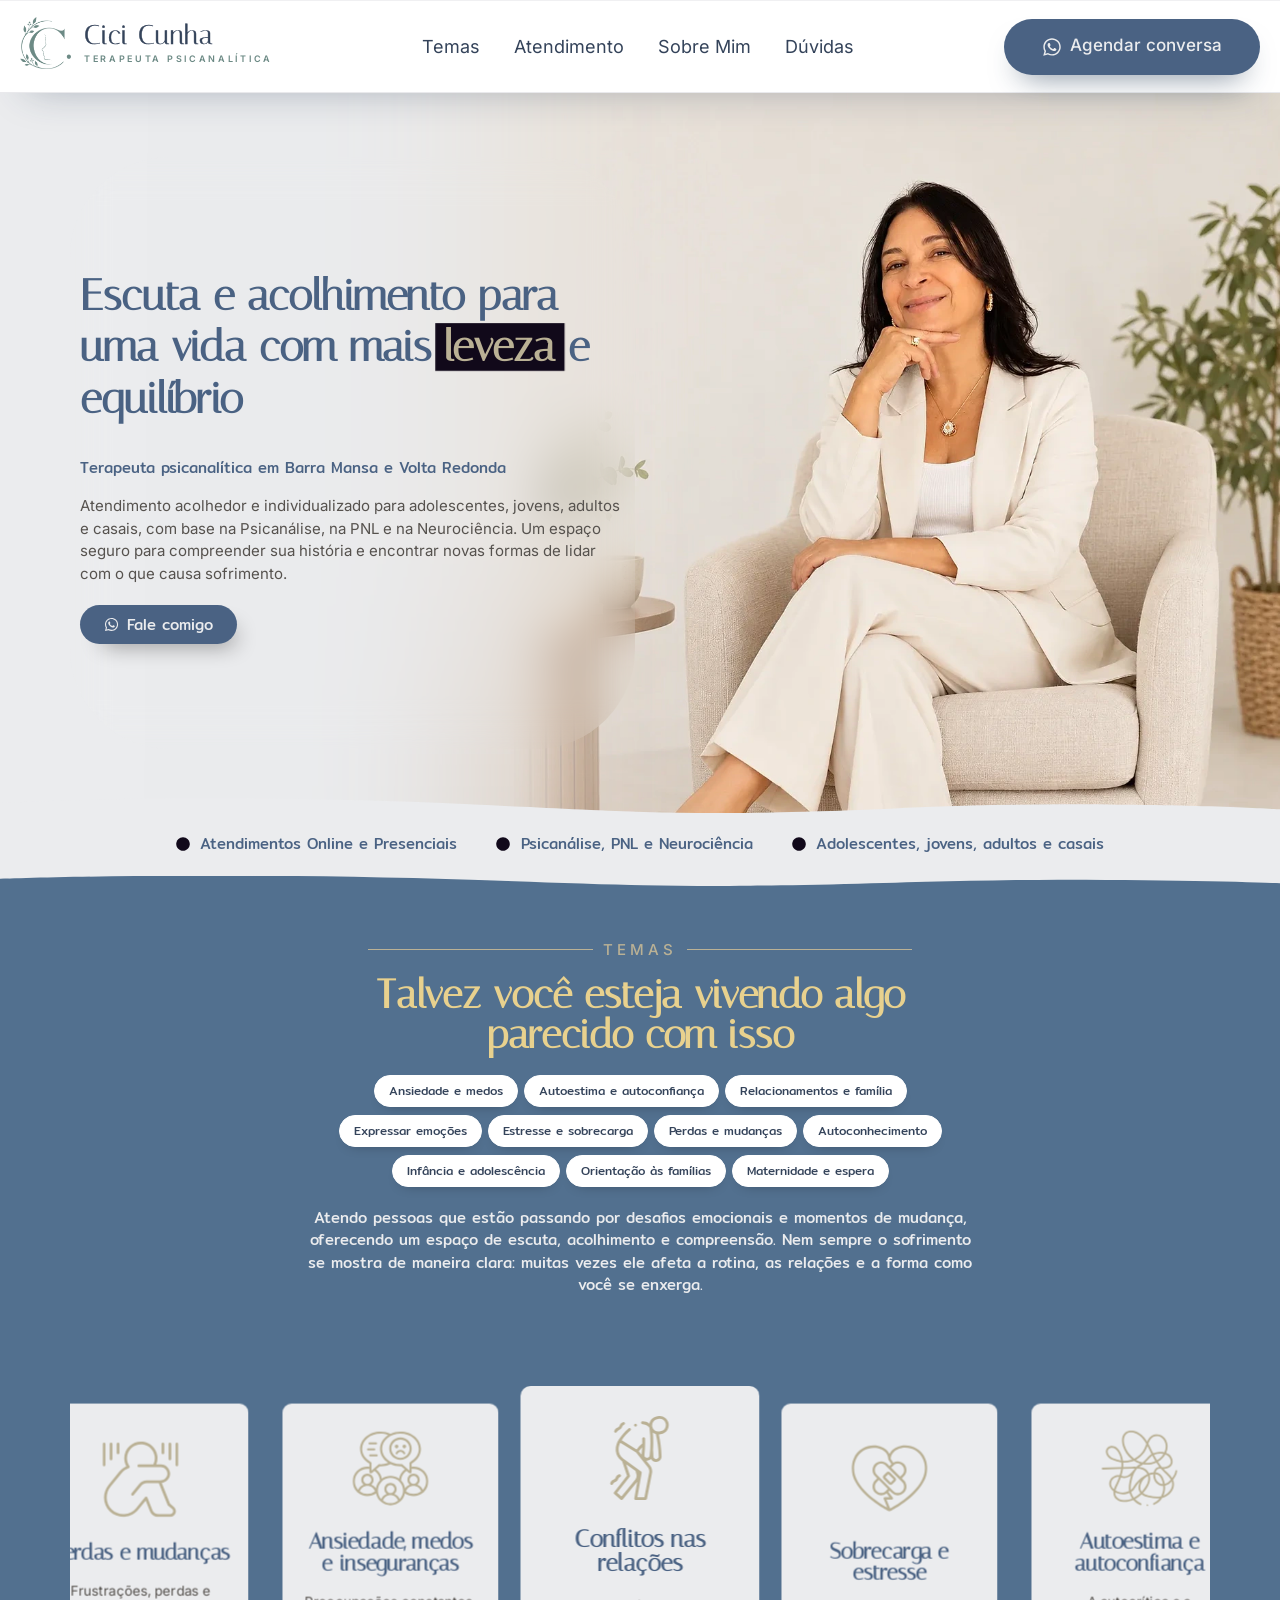
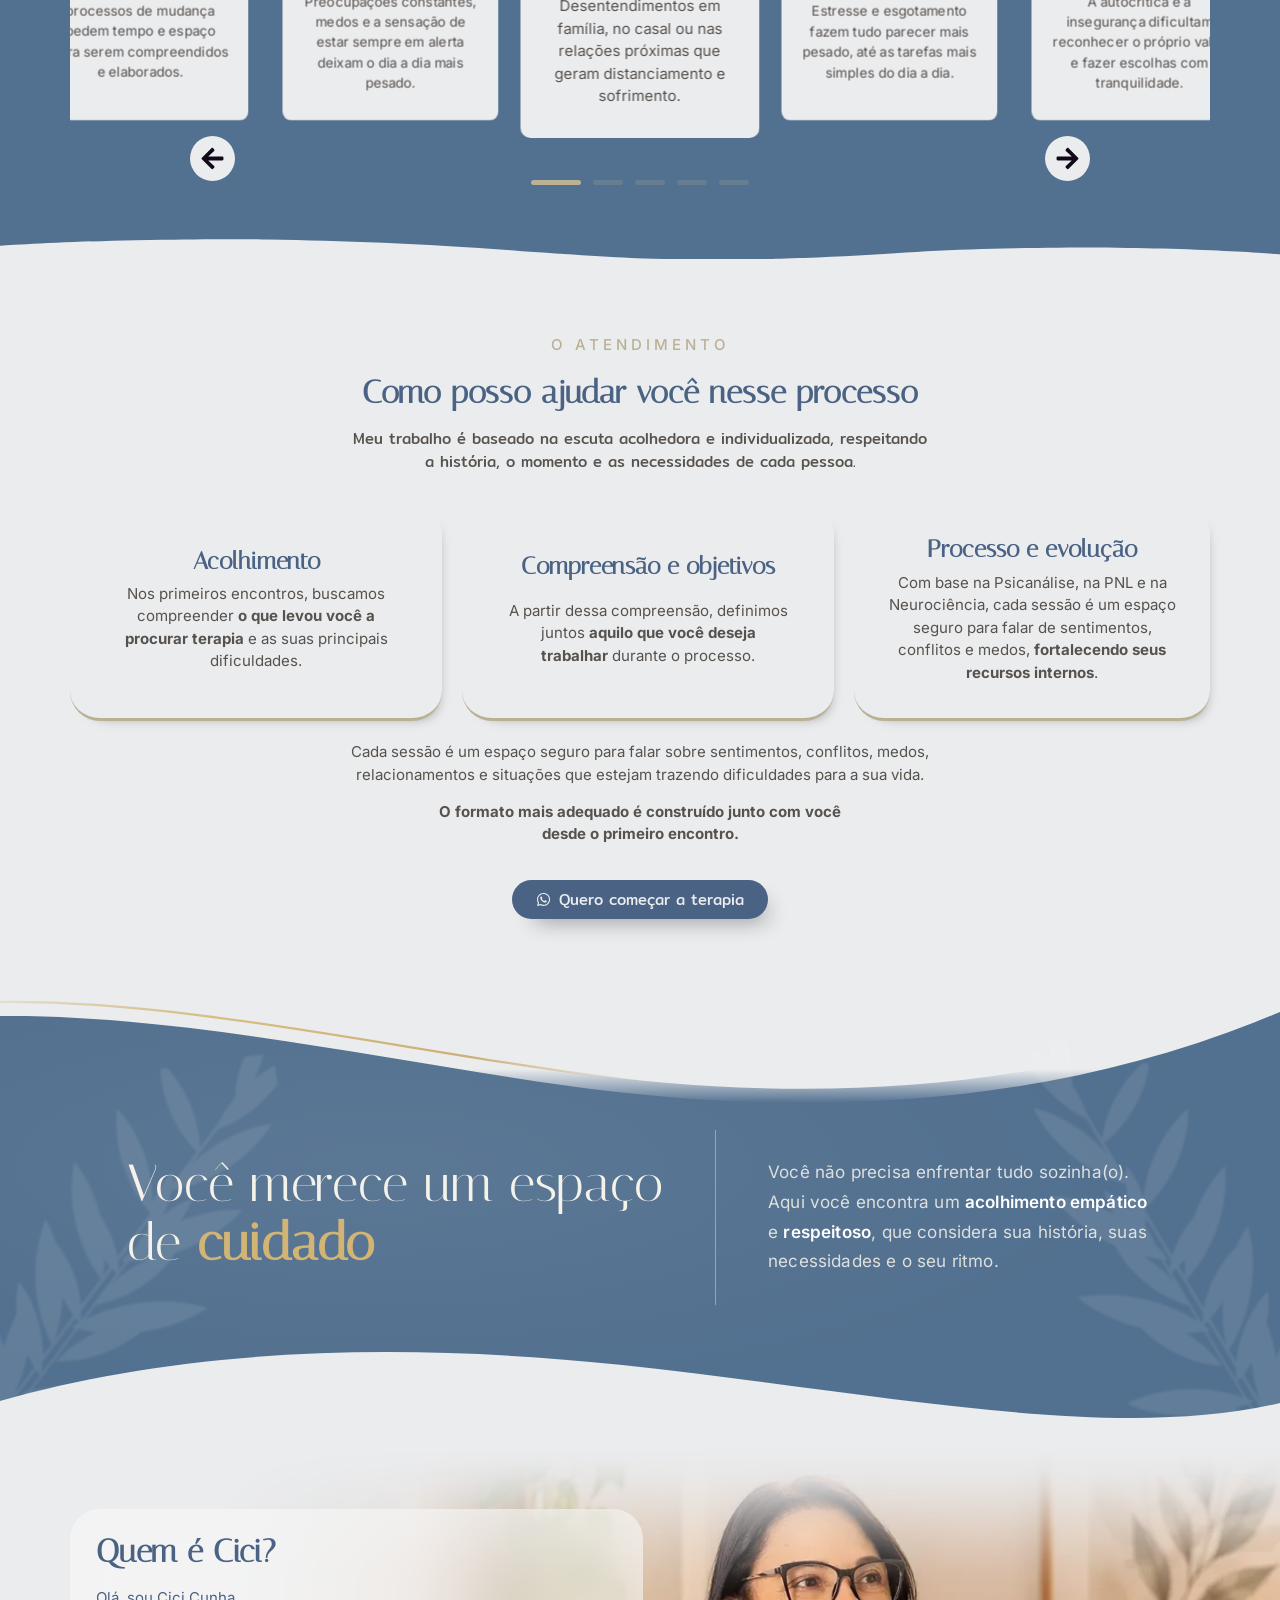
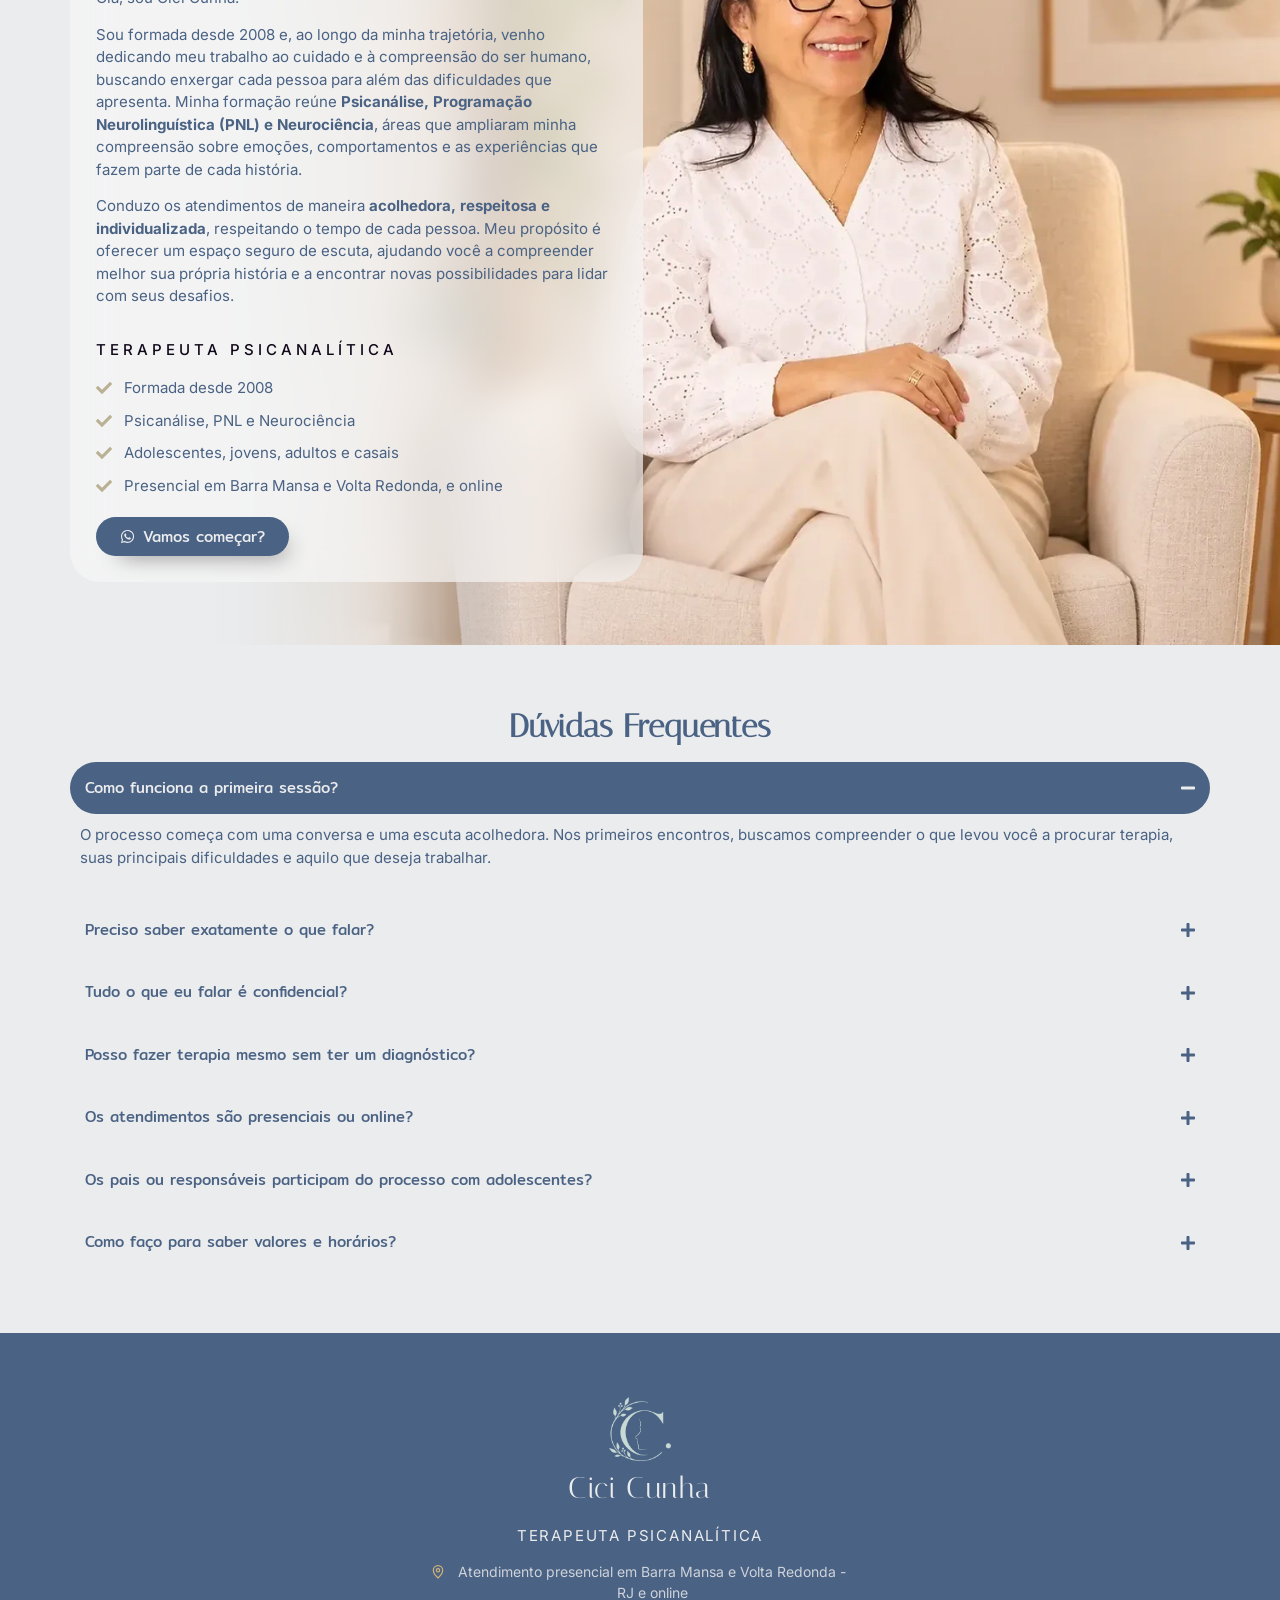
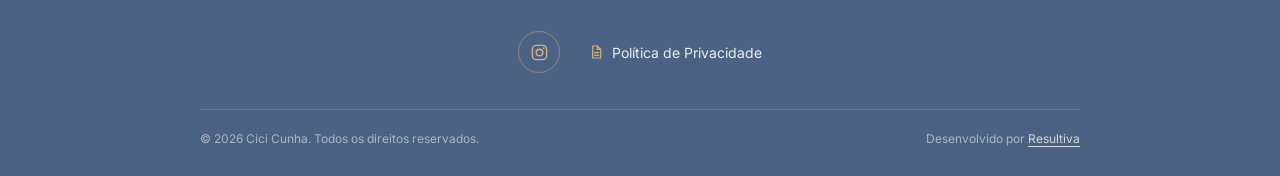
<file: index.html>
<!DOCTYPE html>
<html lang="pt-BR">
<head>
	<meta charset="UTF-8">
		<meta name='robots' content='index, follow, max-image-preview:large, max-snippet:-1, max-video-preview:-1' />

	<title>Cici Cunha | Terapeuta Psicanalítica em Barra Mansa e Volta Redonda</title>
	<meta name="description" content="Cici Cunha, terapeuta psicanalítica. Atendimento acolhedor e individualizado para adolescentes, jovens, adultos e casais, presencial em Barra Mansa e Volta Redonda (RJ) e online." />
	<meta property="og:locale" content="pt_BR" />
	<meta property="og:type" content="website" />
	<meta property="og:title" content="Cici Cunha | Terapeuta Psicanalítica em Barra Mansa e Volta Redonda" />
	<meta property="og:description" content="Cici Cunha, terapeuta psicanalítica. Atendimento acolhedor e individualizado para adolescentes, jovens, adultos e casais, presencial em Barra Mansa e Volta Redonda (RJ) e online." />
	<meta property="og:site_name" content="Cici Cunha" />
	<meta name="twitter:card" content="summary_large_image" />


<style id="wp-img-auto-sizes-contain-inline-css">
img:is([sizes=auto i],[sizes^="auto," i]){contain-intrinsic-size:3000px 1500px}
/*# sourceURL=wp-img-auto-sizes-contain-inline-css */
</style>

<style id="wp-emoji-styles-inline-css">

	img.wp-smiley, img.emoji {
		display: inline !important;
		border: none !important;
		box-shadow: none !important;
		height: 1em !important;
		width: 1em !important;
		margin: 0 0.07em !important;
		vertical-align: -0.1em !important;
		background: none !important;
		padding: 0 !important;
	}
/*# sourceURL=wp-emoji-styles-inline-css */
</style>
<style id="joinchat-button-style-inline-css">
.wp-block-joinchat-button{align-items:center;display:flex;flex-flow:row nowrap}.wp-block-joinchat-button.is-vertical{flex-direction:column}.wp-block-joinchat-button.is-vertical.is-content-justification-left{align-items:flex-start}.wp-block-joinchat-button.is-vertical.is-content-justification-center{align-items:center}.wp-block-joinchat-button.is-vertical.is-content-justification-right{align-items:flex-end}.wp-block-joinchat-button:not(.is-vertical).is-content-justification-left{justify-content:flex-start}.wp-block-joinchat-button:not(.is-vertical).is-content-justification-center{justify-content:center}.wp-block-joinchat-button:not(.is-vertical).is-content-justification-right{justify-content:flex-end}.wp-block-joinchat-button:not(.is-vertical).is-content-justification-space-between{justify-content:space-between}.wp-block-joinchat-button figure{align-items:center;display:flex;flex-direction:column;flex-shrink:0;margin:0;padding:0}.wp-block-joinchat-button figcaption{font:normal normal 400 .6em/2em var(--wp--preset--font-family--system-font,sans-serif);margin:0;padding:0}.wp-block-joinchat-button .joinchat-button__qr{background-color:#fff;box-sizing:content-box;display:block;height:200px;overflow:hidden;padding:10px;width:200px}.wp-block-joinchat-button .joinchat-button__qr canvas,.wp-block-joinchat-button .joinchat-button__qr img{display:block;margin:auto}.wp-block-joinchat-button .wp-block-buttons{flex:1 1 auto;margin:0;max-width:100%;min-width:0;width:100%}.wp-block-joinchat-button .wp-block-button.wp-block-button__width-25{min-width:25%;width:calc(25% - var(--wp--style--block-gap, .5em)*.75)}.wp-block-joinchat-button .wp-block-button.wp-block-button__width-50{min-width:50%;width:calc(50% - var(--wp--style--block-gap, .5em)*.5)}.wp-block-joinchat-button .wp-block-button.wp-block-button__width-75{min-width:75%;width:calc(75% - var(--wp--style--block-gap, .5em)*.25)}.wp-block-joinchat-button .wp-block-button.wp-block-button__width-100{min-width:100%;width:100%}.wp-block-joinchat-button .joinchat-button__link,.wp-block-joinchat-button .wp-block-button__link{align-items:center;display:inline-flex;flex-flow:row nowrap;justify-content:center;width:100%}.wp-block-joinchat-button .joinchat-button__link:before,.wp-block-joinchat-button .wp-block-button__link:before{background:transparent var(--joinchat-ico) no-repeat center;background-size:100%;content:"";display:block;height:1.5em;margin:-.75em .75em -.75em 0;width:1.5em}.wp-block-joinchat-button .joinchat-button__link{width:auto}.wp-block-joinchat-button:has(.joinchat-button__link){border:none!important;display:flex;flex-direction:column}@media (orientation:landscape)and (height >= 481px),(orientation:portrait)and (width >= 481px){.wp-block-joinchat-button.joinchat-button--qr-only .wp-block-buttons{display:none}}@media (orientation:landscape)and (height <= 480px),(width <= 480px){.wp-block-joinchat-button figure{display:none}}

/*# sourceURL=wp-content/plugins/creame-whatsapp-me/gutenberg/build/style-index.css */
</style>
<style id="global-styles-inline-css">
:root{--wp--preset--aspect-ratio--square: 1;--wp--preset--aspect-ratio--4-3: 4/3;--wp--preset--aspect-ratio--3-4: 3/4;--wp--preset--aspect-ratio--3-2: 3/2;--wp--preset--aspect-ratio--2-3: 2/3;--wp--preset--aspect-ratio--16-9: 16/9;--wp--preset--aspect-ratio--9-16: 9/16;--wp--preset--color--black: #000000;--wp--preset--color--cyan-bluish-gray: #abb8c3;--wp--preset--color--white: #ffffff;--wp--preset--color--pale-pink: #f78da7;--wp--preset--color--vivid-red: #cf2e2e;--wp--preset--color--luminous-vivid-orange: #ff6900;--wp--preset--color--luminous-vivid-amber: #fcb900;--wp--preset--color--light-green-cyan: #7bdcb5;--wp--preset--color--vivid-green-cyan: #00d084;--wp--preset--color--pale-cyan-blue: #8ed1fc;--wp--preset--color--vivid-cyan-blue: #0693e3;--wp--preset--color--vivid-purple: #9b51e0;--wp--preset--gradient--vivid-cyan-blue-to-vivid-purple: linear-gradient(135deg,rgb(6,147,227) 0%,rgb(155,81,224) 100%);--wp--preset--gradient--light-green-cyan-to-vivid-green-cyan: linear-gradient(135deg,rgb(122,220,180) 0%,rgb(0,208,130) 100%);--wp--preset--gradient--luminous-vivid-amber-to-luminous-vivid-orange: linear-gradient(135deg,rgb(252,185,0) 0%,rgb(255,105,0) 100%);--wp--preset--gradient--luminous-vivid-orange-to-vivid-red: linear-gradient(135deg,rgb(255,105,0) 0%,rgb(207,46,46) 100%);--wp--preset--gradient--very-light-gray-to-cyan-bluish-gray: linear-gradient(135deg,rgb(238,238,238) 0%,rgb(169,184,195) 100%);--wp--preset--gradient--cool-to-warm-spectrum: linear-gradient(135deg,rgb(74,234,220) 0%,rgb(151,120,209) 20%,rgb(207,42,186) 40%,rgb(238,44,130) 60%,rgb(251,105,98) 80%,rgb(254,248,76) 100%);--wp--preset--gradient--blush-light-purple: linear-gradient(135deg,rgb(255,206,236) 0%,rgb(152,150,240) 100%);--wp--preset--gradient--blush-bordeaux: linear-gradient(135deg,rgb(254,205,165) 0%,rgb(254,45,45) 50%,rgb(107,0,62) 100%);--wp--preset--gradient--luminous-dusk: linear-gradient(135deg,rgb(255,203,112) 0%,rgb(199,81,192) 50%,rgb(65,88,208) 100%);--wp--preset--gradient--pale-ocean: linear-gradient(135deg,rgb(255,245,203) 0%,rgb(182,227,212) 50%,rgb(51,167,181) 100%);--wp--preset--gradient--electric-grass: linear-gradient(135deg,rgb(202,248,128) 0%,rgb(113,206,126) 100%);--wp--preset--gradient--midnight: linear-gradient(135deg,rgb(2,3,129) 0%,rgb(40,116,252) 100%);--wp--preset--font-size--small: 13px;--wp--preset--font-size--medium: 20px;--wp--preset--font-size--large: 36px;--wp--preset--font-size--x-large: 42px;--wp--preset--spacing--20: 0.44rem;--wp--preset--spacing--30: 0.67rem;--wp--preset--spacing--40: 1rem;--wp--preset--spacing--50: 1.5rem;--wp--preset--spacing--60: 2.25rem;--wp--preset--spacing--70: 3.38rem;--wp--preset--spacing--80: 5.06rem;--wp--preset--shadow--natural: 6px 6px 9px rgba(0, 0, 0, 0.2);--wp--preset--shadow--deep: 12px 12px 50px rgba(0, 0, 0, 0.4);--wp--preset--shadow--sharp: 6px 6px 0px rgba(0, 0, 0, 0.2);--wp--preset--shadow--outlined: 6px 6px 0px -3px rgb(255, 255, 255), 6px 6px rgb(0, 0, 0);--wp--preset--shadow--crisp: 6px 6px 0px rgb(0, 0, 0);}:root { --wp--style--global--content-size: 800px;--wp--style--global--wide-size: 1200px; }:where(body) { margin: 0; }.wp-site-blocks > .alignleft { float: left; margin-right: 2em; }.wp-site-blocks > .alignright { float: right; margin-left: 2em; }.wp-site-blocks > .aligncenter { justify-content: center; margin-left: auto; margin-right: auto; }:where(.wp-site-blocks) > * { margin-block-start: 24px; margin-block-end: 0; }:where(.wp-site-blocks) > :first-child { margin-block-start: 0; }:where(.wp-site-blocks) > :last-child { margin-block-end: 0; }:root { --wp--style--block-gap: 24px; }:root :where(.is-layout-flow) > :first-child{margin-block-start: 0;}:root :where(.is-layout-flow) > :last-child{margin-block-end: 0;}:root :where(.is-layout-flow) > *{margin-block-start: 24px;margin-block-end: 0;}:root :where(.is-layout-constrained) > :first-child{margin-block-start: 0;}:root :where(.is-layout-constrained) > :last-child{margin-block-end: 0;}:root :where(.is-layout-constrained) > *{margin-block-start: 24px;margin-block-end: 0;}:root :where(.is-layout-flex){gap: 24px;}:root :where(.is-layout-grid){gap: 24px;}.is-layout-flow > .alignleft{float: left;margin-inline-start: 0;margin-inline-end: 2em;}.is-layout-flow > .alignright{float: right;margin-inline-start: 2em;margin-inline-end: 0;}.is-layout-flow > .aligncenter{margin-left: auto !important;margin-right: auto !important;}.is-layout-constrained > .alignleft{float: left;margin-inline-start: 0;margin-inline-end: 2em;}.is-layout-constrained > .alignright{float: right;margin-inline-start: 2em;margin-inline-end: 0;}.is-layout-constrained > .aligncenter{margin-left: auto !important;margin-right: auto !important;}.is-layout-constrained > :where(:not(.alignleft):not(.alignright):not(.alignfull)){max-width: var(--wp--style--global--content-size);margin-left: auto !important;margin-right: auto !important;}.is-layout-constrained > .alignwide{max-width: var(--wp--style--global--wide-size);}body .is-layout-flex{display: flex;}.is-layout-flex{flex-wrap: wrap;align-items: center;}.is-layout-flex > :is(*, div){margin: 0;}body .is-layout-grid{display: grid;}.is-layout-grid > :is(*, div){margin: 0;}body{padding-top: 0px;padding-right: 0px;padding-bottom: 0px;padding-left: 0px;}:root :where(.wp-element-button, .wp-block-button__link){background-color: #32373c;border-width: 0;color: #fff;font-family: inherit;font-size: inherit;font-style: inherit;font-weight: inherit;letter-spacing: inherit;line-height: inherit;padding-top: calc(0.667em + 2px);padding-right: calc(1.333em + 2px);padding-bottom: calc(0.667em + 2px);padding-left: calc(1.333em + 2px);text-decoration: none;text-transform: inherit;}.has-black-color{color: var(--wp--preset--color--black) !important;}.has-cyan-bluish-gray-color{color: var(--wp--preset--color--cyan-bluish-gray) !important;}.has-white-color{color: var(--wp--preset--color--white) !important;}.has-pale-pink-color{color: var(--wp--preset--color--pale-pink) !important;}.has-vivid-red-color{color: var(--wp--preset--color--vivid-red) !important;}.has-luminous-vivid-orange-color{color: var(--wp--preset--color--luminous-vivid-orange) !important;}.has-luminous-vivid-amber-color{color: var(--wp--preset--color--luminous-vivid-amber) !important;}.has-light-green-cyan-color{color: var(--wp--preset--color--light-green-cyan) !important;}.has-vivid-green-cyan-color{color: var(--wp--preset--color--vivid-green-cyan) !important;}.has-pale-cyan-blue-color{color: var(--wp--preset--color--pale-cyan-blue) !important;}.has-vivid-cyan-blue-color{color: var(--wp--preset--color--vivid-cyan-blue) !important;}.has-vivid-purple-color{color: var(--wp--preset--color--vivid-purple) !important;}.has-black-background-color{background-color: var(--wp--preset--color--black) !important;}.has-cyan-bluish-gray-background-color{background-color: var(--wp--preset--color--cyan-bluish-gray) !important;}.has-white-background-color{background-color: var(--wp--preset--color--white) !important;}.has-pale-pink-background-color{background-color: var(--wp--preset--color--pale-pink) !important;}.has-vivid-red-background-color{background-color: var(--wp--preset--color--vivid-red) !important;}.has-luminous-vivid-orange-background-color{background-color: var(--wp--preset--color--luminous-vivid-orange) !important;}.has-luminous-vivid-amber-background-color{background-color: var(--wp--preset--color--luminous-vivid-amber) !important;}.has-light-green-cyan-background-color{background-color: var(--wp--preset--color--light-green-cyan) !important;}.has-vivid-green-cyan-background-color{background-color: var(--wp--preset--color--vivid-green-cyan) !important;}.has-pale-cyan-blue-background-color{background-color: var(--wp--preset--color--pale-cyan-blue) !important;}.has-vivid-cyan-blue-background-color{background-color: var(--wp--preset--color--vivid-cyan-blue) !important;}.has-vivid-purple-background-color{background-color: var(--wp--preset--color--vivid-purple) !important;}.has-black-border-color{border-color: var(--wp--preset--color--black) !important;}.has-cyan-bluish-gray-border-color{border-color: var(--wp--preset--color--cyan-bluish-gray) !important;}.has-white-border-color{border-color: var(--wp--preset--color--white) !important;}.has-pale-pink-border-color{border-color: var(--wp--preset--color--pale-pink) !important;}.has-vivid-red-border-color{border-color: var(--wp--preset--color--vivid-red) !important;}.has-luminous-vivid-orange-border-color{border-color: var(--wp--preset--color--luminous-vivid-orange) !important;}.has-luminous-vivid-amber-border-color{border-color: var(--wp--preset--color--luminous-vivid-amber) !important;}.has-light-green-cyan-border-color{border-color: var(--wp--preset--color--light-green-cyan) !important;}.has-vivid-green-cyan-border-color{border-color: var(--wp--preset--color--vivid-green-cyan) !important;}.has-pale-cyan-blue-border-color{border-color: var(--wp--preset--color--pale-cyan-blue) !important;}.has-vivid-cyan-blue-border-color{border-color: var(--wp--preset--color--vivid-cyan-blue) !important;}.has-vivid-purple-border-color{border-color: var(--wp--preset--color--vivid-purple) !important;}.has-vivid-cyan-blue-to-vivid-purple-gradient-background{background: var(--wp--preset--gradient--vivid-cyan-blue-to-vivid-purple) !important;}.has-light-green-cyan-to-vivid-green-cyan-gradient-background{background: var(--wp--preset--gradient--light-green-cyan-to-vivid-green-cyan) !important;}.has-luminous-vivid-amber-to-luminous-vivid-orange-gradient-background{background: var(--wp--preset--gradient--luminous-vivid-amber-to-luminous-vivid-orange) !important;}.has-luminous-vivid-orange-to-vivid-red-gradient-background{background: var(--wp--preset--gradient--luminous-vivid-orange-to-vivid-red) !important;}.has-very-light-gray-to-cyan-bluish-gray-gradient-background{background: var(--wp--preset--gradient--very-light-gray-to-cyan-bluish-gray) !important;}.has-cool-to-warm-spectrum-gradient-background{background: var(--wp--preset--gradient--cool-to-warm-spectrum) !important;}.has-blush-light-purple-gradient-background{background: var(--wp--preset--gradient--blush-light-purple) !important;}.has-blush-bordeaux-gradient-background{background: var(--wp--preset--gradient--blush-bordeaux) !important;}.has-luminous-dusk-gradient-background{background: var(--wp--preset--gradient--luminous-dusk) !important;}.has-pale-ocean-gradient-background{background: var(--wp--preset--gradient--pale-ocean) !important;}.has-electric-grass-gradient-background{background: var(--wp--preset--gradient--electric-grass) !important;}.has-midnight-gradient-background{background: var(--wp--preset--gradient--midnight) !important;}.has-small-font-size{font-size: var(--wp--preset--font-size--small) !important;}.has-medium-font-size{font-size: var(--wp--preset--font-size--medium) !important;}.has-large-font-size{font-size: var(--wp--preset--font-size--large) !important;}.has-x-large-font-size{font-size: var(--wp--preset--font-size--x-large) !important;}
:root :where(.wp-block-icon svg){width: 24px;}
:root :where(.wp-block-pullquote){font-size: 1.5em;line-height: 1.6;}
/*# sourceURL=global-styles-inline-css */
</style>
<link rel='stylesheet' id='hello-elementor-css' href='wp-content/themes/hello-elementor/assets/css/reset_3ccdc6.css' media='all' />
<link rel='stylesheet' id='hello-elementor-theme-style-css' href='wp-content/themes/hello-elementor/assets/css/theme_3ccdc6.css' media='all' />
<link rel='stylesheet' id='hello-elementor-header-footer-css' href='wp-content/themes/hello-elementor/assets/css/header-footer_3ccdc6.css' media='all' />
<link rel='stylesheet' id='elementor-frontend-css' href='wp-content/plugins/elementor/assets/css/frontend.min_79e619.css' media='all' />
<link rel='stylesheet' id='elementor-post-10-css' href='wp-content/uploads/elementor/css/post-10_9da2ef.css' media='all' />
<link rel='stylesheet' id='widget-image-css' href='wp-content/plugins/elementor/assets/css/widget-image.min_79e619.css' media='all' />
<link rel='stylesheet' id='widget-mega-menu-css' href='wp-content/plugins/pro-elements/assets/css/widget-mega-menu.min_d73beb.css' media='all' />
<link rel='stylesheet' id='e-animation-grow-css' href='wp-content/plugins/elementor/assets/lib/animations/styles/e-animation-grow.min_79e619.css' media='all' />
<link rel='stylesheet' id='e-animation-fadeInLeft-css' href='wp-content/plugins/elementor/assets/lib/animations/styles/fadeInLeft.min_79e619.css' media='all' />
<link rel='stylesheet' id='e-sticky-css' href='wp-content/plugins/pro-elements/assets/css/modules/sticky.min_d73beb.css' media='all' />
<link rel='stylesheet' id='widget-animated-headline-css' href='wp-content/plugins/pro-elements/assets/css/widget-animated-headline.min_d73beb.css' media='all' />
<link rel='stylesheet' id='widget-heading-css' href='wp-content/plugins/elementor/assets/css/widget-heading.min_79e619.css' media='all' />
<link rel='stylesheet' id='e-shapes-css' href='wp-content/plugins/elementor/assets/css/conditionals/shapes.min_79e619.css' media='all' />
<link rel='stylesheet' id='widget-icon-list-css' href='wp-content/plugins/elementor/assets/css/widget-icon-list.min_79e619.css' media='all' />
<link rel='stylesheet' id='widget-divider-css' href='wp-content/plugins/elementor/assets/css/widget-divider.min_79e619.css' media='all' />
<link rel='stylesheet' id='swiper-css' href='wp-content/plugins/elementor/assets/lib/swiper/v8/css/swiper.min_6da7ee.css' media='all' />
<link rel='stylesheet' id='e-swiper-css' href='wp-content/plugins/elementor/assets/css/conditionals/e-swiper.min_79e619.css' media='all' />
<link rel='stylesheet' id='widget-nested-carousel-css' href='wp-content/plugins/pro-elements/assets/css/widget-nested-carousel.min_d73beb.css' media='all' />
<link rel='stylesheet' id='e-animation-fadeInUp-css' href='wp-content/plugins/elementor/assets/lib/animations/styles/fadeInUp.min_79e619.css' media='all' />
<link rel='stylesheet' id='widget-nested-accordion-css' href='wp-content/plugins/elementor/assets/css/widget-nested-accordion.min_79e619.css' media='all' />
<link rel='stylesheet' id='elementor-post-24-css' href='wp-content/uploads/elementor/css/post-24_05fb49.css' media='all' />
<link rel='stylesheet' id='elementor-gf-italiana-css' href='_ext/fonts.googleapis.com/css_1c6f4f.css' media='all' />
<link rel='stylesheet' id='elementor-gf-mitr-css' href='_ext/fonts.googleapis.com/css_536dba.css' media='all' />
<link rel='stylesheet' id='elementor-gf-inter-css' href='_ext/fonts.googleapis.com/css_7c62d6.css' media='all' />
<script id="jquery-core-js" src="wp-includes/js/jquery/jquery.min_9614ef.js"></script>
<script id="jquery-migrate-js" src="wp-includes/js/jquery/jquery-migrate.min_9940e0.js"></script>
<meta name="generator" content="WordPress 7.0.6" />
<meta name="generator" content="Elementor 4.1.4; features: e_font_icon_svg, additional_custom_breakpoints; settings: css_print_method-external, google_font-enabled, font_display-swap">
			<style>
				.e-con.e-parent:nth-of-type(n+4):not(.e-lazyloaded):not(.e-no-lazyload),
				.e-con.e-parent:nth-of-type(n+4):not(.e-lazyloaded):not(.e-no-lazyload) * {
					background-image: none !important;
				}
				@media screen and (max-height: 1024px) {
					.e-con.e-parent:nth-of-type(n+3):not(.e-lazyloaded):not(.e-no-lazyload),
					.e-con.e-parent:nth-of-type(n+3):not(.e-lazyloaded):not(.e-no-lazyload) * {
						background-image: none !important;
					}
				}
				@media screen and (max-height: 640px) {
					.e-con.e-parent:nth-of-type(n+2):not(.e-lazyloaded):not(.e-no-lazyload),
					.e-con.e-parent:nth-of-type(n+2):not(.e-lazyloaded):not(.e-no-lazyload) * {
						background-image: none !important;
					}
				}
			</style>
			<link rel="icon" href="wp-content/uploads/2026/06/cropped-favicon-32x32.webp" sizes="32x32" />
<link rel="icon" href="wp-content/uploads/2026/06/cropped-favicon-192x192.webp" sizes="192x192" />
<link rel="apple-touch-icon" href="wp-content/uploads/2026/06/cropped-favicon-180x180.webp" />

	<meta name="viewport" content="width=device-width, initial-scale=1.0, viewport-fit=cover" /><style id="sq-temas-bg">.elementor-24 .elementor-element.elementor-element-1436e35f:not(.elementor-motion-effects-element-type-background){background-color:#52708F;}</style>
<style id="sq-hero-height">@media (min-width:1025px){.elementor-24 .elementor-element.elementor-element-76be2e43{--min-height:80vh;}}</style>
<style id="sq-cta-color">.elementor-24 .elementor-element.elementor-element-3393e70f .elementor-button,.elementor-24 .elementor-element.elementor-element-a5cd9b2 .elementor-button,.elementor-24 .elementor-element.elementor-element-7a9300c7 .elementor-button,.elementor-24 .elementor-element.elementor-element-3393e70f .elementor-button:hover,.elementor-24 .elementor-element.elementor-element-a5cd9b2 .elementor-button:hover,.elementor-24 .elementor-element.elementor-element-7a9300c7 .elementor-button:hover,.elementor-24 .elementor-element.elementor-element-3393e70f .elementor-button:focus,.elementor-24 .elementor-element.elementor-element-a5cd9b2 .elementor-button:focus,.elementor-24 .elementor-element.elementor-element-7a9300c7 .elementor-button:focus{background-color:rgb(74,98,131);color:rgb(235,236,238);}.elementor-24 .elementor-element.elementor-element-3393e70f .elementor-button svg,.elementor-24 .elementor-element.elementor-element-a5cd9b2 .elementor-button svg,.elementor-24 .elementor-element.elementor-element-7a9300c7 .elementor-button svg{fill:rgb(235,236,238);}</style>
<style id="sq-temas-icons">#dores .elementor-widget-icon .elementor-icon{font-size:84px !important;}#dores .elementor-widget-icon .elementor-icon svg{width:1em !important;height:1em !important;}@media (max-width:767px){#dores .elementor-widget-icon .elementor-icon{font-size:72px !important;}}</style>
<style id="sq-faixa">
.elementor-24 .elementor-element.elementor-element-567b76ef{position:relative;overflow:hidden;--padding-top:150px;--padding-bottom:140px;}
.elementor-24 .elementor-element.elementor-element-567b76ef:not(.elementor-motion-effects-element-type-background){background-color:#52708F;background-image:radial-gradient(ellipse at 30% 40%,rgba(255,255,255,.05),transparent 60%),radial-gradient(ellipse at 80% 70%,rgba(0,0,0,.12),transparent 55%);}
.elementor-24 .elementor-element.elementor-element-567b76ef::before{display:none !important;}
.elementor-24 .elementor-element.elementor-element-567b76ef > .elementor-shape{display:none;}
.elementor-24 .elementor-element.elementor-element-567b76ef > .e-con-inner{position:relative;z-index:2;flex-direction:row;align-items:center;justify-content:center;gap:0;max-width:1200px;}
.sq-faixa__deco{position:absolute;inset:0;pointer-events:none;z-index:1;}
.sq-faixa__wave{position:absolute;left:0;width:100%;display:block;}
.sq-faixa__wave--top{top:-1px;height:130px;}
.sq-faixa__wave--bottom{bottom:-1px;height:110px;}
.sq-faixa__leaves{position:absolute;width:360px;height:360px;opacity:.09;filter:blur(1.2px);}
.sq-faixa__leaves--l{left:-60px;top:50%;transform:translateY(-38%) rotate(-8deg);}
.sq-faixa__leaves--r{right:-70px;bottom:10px;transform:scaleX(-1) rotate(-14deg);}
.elementor-24 .elementor-element.elementor-element-567b76ef .elementor-element-12fdbdc4{width:auto !important;max-width:48% !important;flex:0 0 auto;padding-right:56px;}
.elementor-24 .elementor-element.elementor-element-567b76ef .elementor-element-12fdbdc4 .elementor-headline{text-align:left !important;font-size:52px !important;line-height:1.12;font-weight:400 !important;}
.elementor-24 .elementor-element.elementor-element-567b76ef .elementor-element-12fdbdc4 .elementor-headline-plain-text{color:#F5F2EA !important;}
.elementor-24 .elementor-element.elementor-element-567b76ef .elementor-element-12fdbdc4 .elementor-headline-dynamic-text{color:#D2B475 !important;}
.elementor-24 .elementor-element.elementor-element-567b76ef .elementor-element-12fdbdc4 .elementor-headline-dynamic-wrapper svg{display:none !important;}
.elementor-24 .elementor-element.elementor-element-567b76ef .elementor-element-7a8954c2{width:auto !important;max-width:42% !important;flex:0 1 auto;border-left:1px solid rgba(210,180,117,.75);padding:28px 0 28px 56px;}
.elementor-24 .elementor-element.elementor-element-567b76ef .elementor-element-7a8954c2 p{color:rgba(245,242,234,.86) !important;font-size:17px !important;line-height:1.75;letter-spacing:.01em;text-align:left;margin:0;}
.elementor-24 .elementor-element.elementor-element-567b76ef .elementor-element-7a8954c2 strong{color:#fff;font-weight:600;}
@media (max-width:1024px){
.elementor-24 .elementor-element.elementor-element-567b76ef{--padding-top:120px;--padding-bottom:110px;}
.elementor-24 .elementor-element.elementor-element-567b76ef > .e-con-inner{flex-direction:column;}
.elementor-24 .elementor-element.elementor-element-567b76ef .elementor-element-12fdbdc4,.elementor-24 .elementor-element.elementor-element-567b76ef .elementor-element-7a8954c2{max-width:100% !important;padding-right:0;}
.elementor-24 .elementor-element.elementor-element-567b76ef .elementor-element-12fdbdc4 .elementor-headline{text-align:center !important;font-size:38px !important;}
.elementor-24 .elementor-element.elementor-element-567b76ef .elementor-element-7a8954c2{border-left:0;border-top:1px solid rgba(210,180,117,.75);padding:22px 0 0;margin-top:22px;}
.elementor-24 .elementor-element.elementor-element-567b76ef .elementor-element-7a8954c2 p{text-align:center;font-size:15px !important;}
.sq-faixa__wave--top{height:70px;}.sq-faixa__wave--bottom{height:60px;}
.sq-faixa__leaves{width:220px;height:220px;}
}
.elementor-24 .elementor-element.elementor-element-567b76ef .elementor-element-12fdbdc4{max-width:56% !important;padding-right:52px;}
.elementor-24 .elementor-element.elementor-element-567b76ef .elementor-element-7a8954c2{max-width:38% !important;padding-left:52px;}
.elementor-24 .elementor-element.elementor-element-a32ff1c > .elementor-shape-bottom,.elementor-24 .elementor-element.elementor-element-a32ff1c > .e-con-inner > .elementor-shape-bottom{display:none;}
@media (max-width:1024px){.elementor-24 .elementor-element.elementor-element-567b76ef .elementor-element-12fdbdc4,.elementor-24 .elementor-element.elementor-element-567b76ef .elementor-element-7a8954c2{max-width:100% !important;padding-right:0;padding-left:0;}}
@media (max-width:767px){.elementor-24 .elementor-element.elementor-element-567b76ef .elementor-element-12fdbdc4 .elementor-headline{font-size:31px !important;}}
.sq-faixa__wave--top{top:-4px !important;}.sq-faixa__wave--bottom{bottom:-4px !important;}
.elementor-24 .elementor-element.elementor-element-567b76ef{border:0 !important;box-shadow:none !important;}
.sq-faixa__wave--top-m{display:none;}
.elementor-24 .elementor-element.elementor-element-567b76ef{margin-top:-3px !important;}
@media (max-width:1024px){.sq-faixa__wave--top{display:none !important;}.sq-faixa__wave--top-m{display:block;top:-6px;height:116px;}
.elementor-24 .elementor-element.elementor-element-567b76ef{--padding-top:150px;}}
.elementor-24 .elementor-element.elementor-element-567b76ef:not(.elementor-motion-effects-element-type-background){background-color:transparent !important;background-image:radial-gradient(ellipse at 30% 40%,rgba(255,255,255,.05),transparent 60%),linear-gradient(to bottom,transparent 0,transparent 14px,#52708F 14px,#52708F calc(100% - 14px),transparent calc(100% - 14px)) !important;}
@media (max-width:1024px){.sq-faixa__leaves{opacity:.045 !important;filter:blur(2.2px) !important;}}
</style>
<style id="sq-hero-mobile">@media (max-width:767px){.elementor-24 .elementor-element.elementor-element-645ab094{--min-height:320px;min-height:320px;}}</style>
<style id="sq-hero-badges">@media (max-width:767px){.elementor-24 .elementor-element.elementor-element-3c51d3fe{visibility:hidden !important;}}</style>
<style id="sq-footer">
.sq-footer{background:#4A6283;color:rgba(235,236,238,.82);font-family:Inter,sans-serif;padding:64px 24px 28px;}
.sq-footer__inner{max-width:880px;margin:0 auto;display:flex;flex-direction:column;align-items:center;text-align:center;}
.sq-footer__logo{width:190px;height:auto;margin-bottom:22px;}
.sq-footer__role{margin:0 0 14px;font-size:15px;letter-spacing:.12em;text-transform:uppercase;color:#EBECEE;}
.sq-footer__role span{color:#D2B475;margin:0 6px;}
.sq-footer__place{display:flex;align-items:flex-start;justify-content:center;gap:8px;margin:0 0 28px;font-size:14px;line-height:1.6;max-width:420px;}
.sq-footer svg{width:16px;height:16px;flex:none;fill:none;stroke:#D2B475;stroke-width:1.8;stroke-linecap:round;stroke-linejoin:round;margin-top:3px;}
.sq-footer svg .dot{fill:#D2B475;stroke:none;}
.sq-footer__links{display:flex;flex-wrap:wrap;justify-content:center;gap:12px 28px;margin-bottom:36px;}
.sq-footer__links a{display:inline-flex;align-items:center;gap:8px;color:#EBECEE;text-decoration:none;font-size:14px;transition:color .2s;}
.sq-footer__links a svg{margin-top:0;}
.sq-footer__links a:hover{color:#D2B475;}
.sq-footer__bottom{width:100%;border-top:1px solid rgba(210,180,117,.25);padding-top:20px;display:flex;flex-wrap:wrap;justify-content:space-between;gap:8px 24px;font-size:12px;color:rgba(235,236,238,.6);}
.sq-footer__bottom a{color:rgba(235,236,238,.85);text-decoration:underline;text-underline-offset:3px;}
@media (max-width:767px){
.sq-footer{padding:52px 22px 26px;}
.sq-footer__logo{width:160px;}
.sq-footer__role{font-size:13px;}
.sq-footer__links{flex-direction:column;gap:14px;margin-bottom:30px;}
.sq-footer__bottom{flex-direction:column;align-items:center;text-align:center;}
}
@media (max-width:767px){
.sq-footer__place{flex-direction:column;align-items:center;gap:6px;max-width:300px;}
.sq-footer__place svg{margin-top:0;}
.sq-footer__links{width:100%;align-items:center;}
.sq-footer__links a{width:100%;max-width:270px;justify-content:center;padding:11px 16px;border:1px solid rgba(210,180,117,.35);border-radius:999px;box-sizing:border-box;}
.sq-footer__bottom{gap:6px;}
}
.sq-footer__links a span,.sq-footer__place span{line-height:1.5;}
.sq-footer__links{align-items:center;}
.sq-footer__links a.sq-footer__ig{width:42px !important;height:42px;max-width:none !important;padding:0 !important;justify-content:center;border:1px solid rgba(210,180,117,.45);border-radius:50%;}
.sq-footer__links a.sq-footer__ig svg{width:19px;height:19px;}
.sq-footer__links a.sq-footer__ig:hover{background:rgba(210,180,117,.12);}
@media (max-width:767px){.sq-footer__links{flex-direction:column;gap:16px;}}
@media (max-width:767px){.sq-footer__links a[href="politica-de-privacidade/"]{order:-1;}}
</style>
<style id="sq-brand">
.sq-brand{display:inline-flex;align-items:center;gap:12px;line-height:1;text-decoration:none;}
.sq-brand__emblem{width:auto !important;height:50px !important;max-width:none !important;display:block;}
.sq-brand__name{font-family:Italiana,Georgia,serif;font-size:31px;letter-spacing:.02em;color:#4A6283;white-space:nowrap;}
.sq-brand--footer{flex-direction:column;gap:12px;margin-bottom:22px;}
.sq-brand--footer .sq-brand__emblem{height:64px !important;}
.sq-brand--footer .sq-brand__name{color:#EBECEE;font-size:30px;}
@media (max-width:767px){.sq-brand__emblem{height:44px !important;}.sq-brand__name{font-size:27px;}.sq-brand--footer .sq-brand__emblem{height:56px !important;}}
</style>
<style id="sq-header">
.sq-brand__text{display:flex;flex-direction:column;gap:6px;}
.sq-brand__sub{font-family:Inter,sans-serif;font-size:11px;font-weight:500;letter-spacing:.32em;text-transform:uppercase;color:#6B8984;white-space:nowrap;}

@media (min-width:1025px){
.elementor-24 .elementor-element.elementor-element-11648f48{background:#fff !important;border-radius:0 !important;border-top:1px solid rgba(47,47,77,.07);border-bottom:1px solid rgba(47,47,77,.10);box-shadow:0 22px 40px -28px rgba(36,58,85,.38) !important;--padding-top:16px;--padding-bottom:16px;padding-top:16px !important;padding-bottom:16px !important;}
.elementor-24 .elementor-element.elementor-element-11648f48 > .e-con-inner{max-width:1240px !important;align-items:center;padding-top:0 !important;padding-bottom:0 !important;}
.elementor-24 .elementor-element.elementor-element-9dec644{width:auto !important;max-width:none !important;flex:0 0 auto;}
.sq-brand--header{gap:13px;}
.sq-brand--header .sq-brand__sub{font-size:9px;letter-spacing:.3em;font-weight:600;}
.sq-brand--header .sq-brand__text{gap:5px;}
.sq-brand--header .sq-brand__emblem{height:52px !important;}
.sq-brand--header .sq-brand__name{font-size:27px;color:#34435A;line-height:.95;-webkit-text-stroke:.45px #34435A;}
.elementor-24 .elementor-element.elementor-element-954912b .e-n-menu-title-container,
.elementor-24 .elementor-element.elementor-element-954912b .e-n-menu-title-text{font-family:Inter,sans-serif !important;font-size:18px !important;font-weight:400 !important;color:#34435A !important;}
.elementor-24 .elementor-element.elementor-element-954912b .e-n-menu-heading{gap:6px;justify-content:center !important;}
.elementor-24 .elementor-element.elementor-element-954912b .e-n-menu-title{padding:8px 14px !important;}
.elementor-24 .elementor-element.elementor-element-3393e70f .elementor-button{font-family:Inter,sans-serif !important;font-size:17px !important;font-weight:500 !important;padding:18px 38px !important;border-radius:999px !important;box-shadow:0 16px 30px -16px rgba(36,58,85,.65) !important;}
.elementor-24 .elementor-element.elementor-element-3393e70f .elementor-button-icon svg{width:20px;height:20px;}
}
</style>
<style id="sq-temas-solido">#dores::before,#dores > .elementor-motion-effects-container{display:none !important;background-image:none !important;}#dores{background-image:none !important;background-color:#52708F !important;}</style>
<style id="sq-temas-tags">#dores p > span[style*="border-radius: 999px"]{background:#fff !important;color:#34435A !important;border:1px solid #fff !important;font-weight:400 !important;margin:4px 3px;box-shadow:0 6px 14px -10px rgba(0,0,0,.45);}</style>
<style id="sq-brand-align">@media (min-width:1025px){
.sq-brand--header .sq-brand__text{align-items:flex-start !important;text-align:left !important;}
.sq-brand--header .sq-brand__name,.sq-brand--header .sq-brand__sub{text-align:left !important;align-self:flex-start;}
}</style>
<style id="sq-brand-mobile">@media (max-width:1024px){
.elementor-24 .elementor-element.elementor-element-9dec644{text-align:left !important;padding-left:6px !important;}
.sq-brand--header{gap:10px;}
.sq-brand--header .sq-brand__emblem{height:40px !important;}
.sq-brand--header .sq-brand__text{display:flex;flex-direction:column;align-items:flex-start;gap:4px;text-align:left;}
.sq-brand--header .sq-brand__name{font-size:24px !important;line-height:1;}
.sq-brand--header .sq-brand__sub{display:block !important;font-size:8px;letter-spacing:.22em;font-weight:600;text-align:left;}
}</style>
</head>
<body class="home wp-singular page-template page-template-elementor_canvas page page-id-24 wp-embed-responsive wp-theme-hello-elementor hello-elementor-default elementor-default elementor-template-canvas elementor-kit-10 elementor-page elementor-page-24">
	
<!-- End Google Tag Manager (noscript) -->		<div data-elementor-type="wp-page" data-elementor-id="24" class="elementor elementor-24" data-elementor-post-type="page">
				<div class="elementor-element elementor-element-11648f48 e-flex e-con-boxed e-con e-parent" data-id="11648f48" data-element_type="container" data-e-type="container" data-settings="{&quot;sticky&quot;:&quot;top&quot;,&quot;background_background&quot;:&quot;classic&quot;,&quot;sticky_on&quot;:[&quot;desktop&quot;,&quot;tablet&quot;,&quot;mobile&quot;],&quot;sticky_offset&quot;:0,&quot;sticky_effects_offset&quot;:0,&quot;sticky_anchor_link_offset&quot;:0}">
					<div class="e-con-inner">
				<div class="elementor-element elementor-element-9dec644 elementor-widget__width-initial elementor-widget elementor-widget-image" data-id="9dec644" data-element_type="widget" data-e-type="widget" data-widget_type="image.default">
															<span class="sq-brand sq-brand--header"><img class="sq-brand__emblem" src="wp-content/uploads/2026/06/cici-emblema.png" alt="" width="781" height="799"><span class="sq-brand__text"><span class="sq-brand__name">Cici Cunha</span><span class="sq-brand__sub">Terapeuta psicanalítica</span></span></span>															</div>
				<div class="elementor-element elementor-element-954912b e-full_width e-n-menu-layout-horizontal e-n-menu-tablet elementor-widget elementor-widget-n-menu" data-id="954912b" data-element_type="widget" data-e-type="widget" data-settings="{&quot;menu_items&quot;:[{&quot;item_title&quot;:&quot;Temas&quot;,&quot;_id&quot;:&quot;b4fff4f&quot;,&quot;item_link&quot;:{&quot;url&quot;:&quot;#dores&quot;,&quot;is_external&quot;:&quot;&quot;,&quot;nofollow&quot;:&quot;&quot;,&quot;custom_attributes&quot;:&quot;&quot;},&quot;item_dropdown_content&quot;:&quot;no&quot;,&quot;item_icon&quot;:{&quot;value&quot;:&quot;&quot;,&quot;library&quot;:&quot;&quot;},&quot;item_icon_active&quot;:null,&quot;element_id&quot;:&quot;&quot;},{&quot;item_title&quot;:&quot;O M\u00e9todo&quot;,&quot;_id&quot;:&quot;3d98d30&quot;,&quot;item_link&quot;:{&quot;url&quot;:&quot;#metodo&quot;,&quot;is_external&quot;:&quot;&quot;,&quot;nofollow&quot;:&quot;&quot;,&quot;custom_attributes&quot;:&quot;&quot;},&quot;item_dropdown_content&quot;:&quot;no&quot;,&quot;item_icon&quot;:{&quot;value&quot;:&quot;&quot;,&quot;library&quot;:&quot;&quot;},&quot;item_icon_active&quot;:null,&quot;element_id&quot;:&quot;&quot;},{&quot;item_title&quot;:&quot;Sobre Mim&quot;,&quot;item_link&quot;:{&quot;url&quot;:&quot;#sobre&quot;,&quot;is_external&quot;:&quot;&quot;,&quot;nofollow&quot;:&quot;&quot;,&quot;custom_attributes&quot;:&quot;&quot;},&quot;_id&quot;:&quot;5b7a3be&quot;,&quot;item_dropdown_content&quot;:&quot;no&quot;,&quot;item_icon&quot;:{&quot;value&quot;:&quot;&quot;,&quot;library&quot;:&quot;&quot;},&quot;item_icon_active&quot;:null,&quot;element_id&quot;:&quot;&quot;},{&quot;item_title&quot;:&quot;D\u00favidas&quot;,&quot;item_link&quot;:{&quot;url&quot;:&quot;#faq&quot;,&quot;is_external&quot;:&quot;&quot;,&quot;nofollow&quot;:&quot;&quot;,&quot;custom_attributes&quot;:&quot;&quot;},&quot;_id&quot;:&quot;ca8e6c4&quot;,&quot;item_dropdown_content&quot;:&quot;no&quot;,&quot;item_icon&quot;:{&quot;value&quot;:&quot;&quot;,&quot;library&quot;:&quot;&quot;},&quot;item_icon_active&quot;:null,&quot;element_id&quot;:&quot;&quot;}],&quot;item_position_horizontal&quot;:&quot;stretch&quot;,&quot;content_width&quot;:&quot;full_width&quot;,&quot;item_layout&quot;:&quot;horizontal&quot;,&quot;open_on&quot;:&quot;hover&quot;,&quot;horizontal_scroll&quot;:&quot;disable&quot;,&quot;breakpoint_selector&quot;:&quot;tablet&quot;,&quot;menu_item_title_distance_from_content&quot;:{&quot;unit&quot;:&quot;px&quot;,&quot;size&quot;:0,&quot;sizes&quot;:[]},&quot;menu_item_title_distance_from_content_tablet&quot;:{&quot;unit&quot;:&quot;px&quot;,&quot;size&quot;:&quot;&quot;,&quot;sizes&quot;:[]},&quot;menu_item_title_distance_from_content_mobile&quot;:{&quot;unit&quot;:&quot;px&quot;,&quot;size&quot;:&quot;&quot;,&quot;sizes&quot;:[]}}" data-widget_type="mega-menu.default">
							<nav class="e-n-menu" data-widget-number="156" aria-label="Menu">
					<button class="e-n-menu-toggle" id="menu-toggle-156" aria-haspopup="true" aria-expanded="false" aria-controls="menubar-156" aria-label="Menu Toggle">
			<span class="e-n-menu-toggle-icon e-open">
				<svg class="e-font-icon-svg e-eicon-menu-bar" viewBox="0 0 1000 1000" xmlns="http://www.w3.org/2000/svg"><path d="M104 333H896C929 333 958 304 958 271S929 208 896 208H104C71 208 42 237 42 271S71 333 104 333ZM104 583H896C929 583 958 554 958 521S929 458 896 458H104C71 458 42 487 42 521S71 583 104 583ZM104 833H896C929 833 958 804 958 771S929 708 896 708H104C71 708 42 737 42 771S71 833 104 833Z"></path></svg>			</span>
			<span class="e-n-menu-toggle-icon e-close">
				<svg class="e-font-icon-svg e-eicon-close" viewBox="0 0 1000 1000" xmlns="http://www.w3.org/2000/svg"><path d="M742 167L500 408 258 167C246 154 233 150 217 150 196 150 179 158 167 167 154 179 150 196 150 212 150 229 154 242 171 254L408 500 167 742C138 771 138 800 167 829 196 858 225 858 254 829L496 587 738 829C750 842 767 846 783 846 800 846 817 842 829 829 842 817 846 804 846 783 846 767 842 750 829 737L588 500 833 258C863 229 863 200 833 171 804 137 775 137 742 167Z"></path></svg>			</span>
		</button>
					<div class="e-n-menu-wrapper" id="menubar-156" aria-labelledby="menu-toggle-156">
				<ul class="e-n-menu-heading">
								<li class="e-n-menu-item">
				<div id="e-n-menu-title-1561" class="e-n-menu-title e-anchor">
					<a class="e-n-menu-title-container e-focus e-link" href="#dores" aria-current="page">												<span class="e-n-menu-title-text">
							Temas						</span>
					</a>									</div>
							</li>
					<li class="e-n-menu-item">
				<div id="e-n-menu-title-1562" class="e-n-menu-title e-anchor">
					<a class="e-n-menu-title-container e-focus e-link" href="#metodo" aria-current="page">												<span class="e-n-menu-title-text">
							Atendimento						</span>
					</a>									</div>
							</li>
					<li class="e-n-menu-item">
				<div id="e-n-menu-title-1563" class="e-n-menu-title e-anchor">
					<a class="e-n-menu-title-container e-focus e-link" href="#sobre" aria-current="page">												<span class="e-n-menu-title-text">
							Sobre Mim						</span>
					</a>									</div>
							</li>
					<li class="e-n-menu-item">
				<div id="e-n-menu-title-1564" class="e-n-menu-title e-anchor">
					<a class="e-n-menu-title-container e-focus e-link" href="#faq" aria-current="page">												<span class="e-n-menu-title-text">
							Dúvidas						</span>
					</a>									</div>
							</li>
						</ul>
			</div>
		</nav>
						</div>
				<div class="elementor-element elementor-element-3393e70f animated-fast elementor-hidden-tablet elementor-hidden-mobile elementor-invisible elementor-widget elementor-widget-button" data-id="3393e70f" data-element_type="widget" data-e-type="widget" data-settings="{&quot;_animation&quot;:&quot;fadeInLeft&quot;}" data-widget_type="button.default">
										<a class="elementor-button elementor-button-link elementor-size-sm elementor-animation-grow" href="https://wa.me/5524999967296?text=Ol%C3%A1%2C%20Cici%2C%20vim%20do%20site%20e%20gostaria%20de%20mais%20informa%C3%A7%C3%B5es" target="_blank">
						<span class="elementor-button-content-wrapper">
						<span class="elementor-button-icon">
				<svg aria-hidden="true" class="e-font-icon-svg e-fab-whatsapp" viewBox="0 0 448 512" xmlns="http://www.w3.org/2000/svg"><path d="M380.9 97.1C339 55.1 283.2 32 223.9 32c-122.4 0-222 99.6-222 222 0 39.1 10.2 77.3 29.6 111L0 480l117.7-30.9c32.4 17.7 68.9 27 106.1 27h.1c122.3 0 224.1-99.6 224.1-222 0-59.3-25.2-115-67.1-157zm-157 341.6c-33.2 0-65.7-8.9-94-25.7l-6.7-4-69.8 18.3L72 359.2l-4.4-7c-18.5-29.4-28.2-63.3-28.2-98.2 0-101.7 82.8-184.5 184.6-184.5 49.3 0 95.6 19.2 130.4 54.1 34.8 34.9 56.2 81.2 56.1 130.5 0 101.8-84.9 184.6-186.6 184.6zm101.2-138.2c-5.5-2.8-32.8-16.2-37.9-18-5.1-1.9-8.8-2.8-12.5 2.8-3.7 5.6-14.3 18-17.6 21.8-3.2 3.7-6.5 4.2-12 1.4-32.6-16.3-54-29.1-75.5-66-5.7-9.8 5.7-9.1 16.3-30.3 1.8-3.7.9-6.9-.5-9.7-1.4-2.8-12.5-30.1-17.1-41.2-4.5-10.8-9.1-9.3-12.5-9.5-3.2-.2-6.9-.2-10.6-.2-3.7 0-9.7 1.4-14.8 6.9-5.1 5.6-19.4 19-19.4 46.3 0 27.3 19.9 53.7 22.6 57.4 2.8 3.7 39.1 59.7 94.8 83.8 35.2 15.2 49 16.5 66.6 13.9 10.7-1.6 32.8-13.4 37.4-26.4 4.6-13 4.6-24.1 3.2-26.4-1.3-2.5-5-3.9-10.5-6.6z"></path></svg>			</span>
									<span class="elementor-button-text">Agendar conversa</span>
					</span>
					</a>
								</div>
					</div>
				</div>
		<div class="elementor-element elementor-element-76be2e43 e-flex e-con-boxed e-con e-parent" data-id="76be2e43" data-element_type="container" data-e-type="container" data-settings="{&quot;background_background&quot;:&quot;classic&quot;,&quot;shape_divider_bottom&quot;:&quot;waves&quot;}">
					<div class="e-con-inner">
				<div class="elementor-shape elementor-shape-bottom" aria-hidden="true" data-negative="false">
			<svg xmlns="http://www.w3.org/2000/svg" viewBox="0 0 1000 100" preserveAspectRatio="none">
	<path class="elementor-shape-fill" d="M421.9,6.5c22.6-2.5,51.5,0.4,75.5,5.3c23.6,4.9,70.9,23.5,100.5,35.7c75.8,32.2,133.7,44.5,192.6,49.7
	c23.6,2.1,48.7,3.5,103.4-2.5c54.7-6,106.2-25.6,106.2-25.6V0H0v30.3c0,0,72,32.6,158.4,30.5c39.2-0.7,92.8-6.7,134-22.4
	c21.2-8.1,52.2-18.2,79.7-24.2C399.3,7.9,411.6,7.5,421.9,6.5z"/>
</svg>		</div>
		<div class="elementor-element elementor-element-6bded6b9 e-con-full e-flex e-con e-child" data-id="6bded6b9" data-element_type="container" data-e-type="container">
				<div class="elementor-element elementor-element-5ddbff57 elementor-headline--style-highlight elementor-widget elementor-widget-animated-headline" data-id="5ddbff57" data-element_type="widget" data-e-type="widget" data-settings="{&quot;highlighted_text&quot;:&quot;leveza &quot;,&quot;marker&quot;:&quot;strikethrough&quot;,&quot;headline_style&quot;:&quot;highlight&quot;,&quot;highlight_animation_duration&quot;:1200}" data-widget_type="animated-headline.default">
							<h1 class="elementor-headline">
					<span class="elementor-headline-plain-text elementor-headline-text-wrapper">Escuta e acolhimento para uma vida com mais</span>
				<span class="elementor-headline-dynamic-wrapper elementor-headline-text-wrapper">
					<span class="elementor-headline-dynamic-text elementor-headline-text-active">leveza </span>
				</span>
					<span class="elementor-headline-plain-text elementor-headline-text-wrapper">e equilíbrio</span>
					</h1>
						</div>
				<div class="elementor-element elementor-element-77c0e28 elementor-widget elementor-widget-heading" data-id="77c0e28" data-element_type="widget" data-e-type="widget" data-widget_type="heading.default">
					<h1 class="elementor-heading-title elementor-size-default">Terapeuta psicanalítica em Barra Mansa e Volta Redonda</h1>				</div>
				<div class="elementor-element elementor-element-3ae8f7aa elementor-widget elementor-widget-text-editor" data-id="3ae8f7aa" data-element_type="widget" data-e-type="widget" data-widget_type="text-editor.default">
									<p>Atendimento acolhedor e individualizado para adolescentes, jovens, adultos e casais, com base na Psicanálise, na PNL e na Neurociência. Um espaço seguro para compreender sua história e encontrar novas formas de lidar com o que causa sofrimento.</p>								</div>
				<div class="elementor-element elementor-element-a133c52 animated-fast elementor-invisible elementor-widget elementor-widget-button" data-id="a133c52" data-element_type="widget" data-e-type="widget" data-settings="{&quot;_animation&quot;:&quot;fadeInLeft&quot;}" data-widget_type="button.default">
										<a class="elementor-button elementor-button-link elementor-size-sm elementor-animation-grow" href="https://wa.me/5524999967296?text=Ol%C3%A1%2C%20Cici%2C%20vim%20do%20site%20e%20gostaria%20de%20mais%20informa%C3%A7%C3%B5es">
						<span class="elementor-button-content-wrapper">
						<span class="elementor-button-icon">
				<svg aria-hidden="true" class="e-font-icon-svg e-fab-whatsapp" viewBox="0 0 448 512" xmlns="http://www.w3.org/2000/svg"><path d="M380.9 97.1C339 55.1 283.2 32 223.9 32c-122.4 0-222 99.6-222 222 0 39.1 10.2 77.3 29.6 111L0 480l117.7-30.9c32.4 17.7 68.9 27 106.1 27h.1c122.3 0 224.1-99.6 224.1-222 0-59.3-25.2-115-67.1-157zm-157 341.6c-33.2 0-65.7-8.9-94-25.7l-6.7-4-69.8 18.3L72 359.2l-4.4-7c-18.5-29.4-28.2-63.3-28.2-98.2 0-101.7 82.8-184.5 184.6-184.5 49.3 0 95.6 19.2 130.4 54.1 34.8 34.9 56.2 81.2 56.1 130.5 0 101.8-84.9 184.6-186.6 184.6zm101.2-138.2c-5.5-2.8-32.8-16.2-37.9-18-5.1-1.9-8.8-2.8-12.5 2.8-3.7 5.6-14.3 18-17.6 21.8-3.2 3.7-6.5 4.2-12 1.4-32.6-16.3-54-29.1-75.5-66-5.7-9.8 5.7-9.1 16.3-30.3 1.8-3.7.9-6.9-.5-9.7-1.4-2.8-12.5-30.1-17.1-41.2-4.5-10.8-9.1-9.3-12.5-9.5-3.2-.2-6.9-.2-10.6-.2-3.7 0-9.7 1.4-14.8 6.9-5.1 5.6-19.4 19-19.4 46.3 0 27.3 19.9 53.7 22.6 57.4 2.8 3.7 39.1 59.7 94.8 83.8 35.2 15.2 49 16.5 66.6 13.9 10.7-1.6 32.8-13.4 37.4-26.4 4.6-13 4.6-24.1 3.2-26.4-1.3-2.5-5-3.9-10.5-6.6z"></path></svg>			</span>
									<span class="elementor-button-text">Fale comigo</span>
					</span>
					</a>
								</div>
				</div>
		<div class="elementor-element elementor-element-645ab094 e-con-full e-flex e-con e-child" data-id="645ab094" data-element_type="container" data-e-type="container">
				</div>
					</div>
				</div>
		<div class="elementor-element elementor-element-3c51d3fe e-con-full e-flex e-con e-parent" data-id="3c51d3fe" data-element_type="container" data-e-type="container">
				<div class="elementor-element elementor-element-65f431e elementor-icon-list--layout-inline my-list-left elementor-mobile-align-center elementor-list-item-link-full_width elementor-widget elementor-widget-icon-list" data-id="65f431e" data-element_type="widget" data-e-type="widget" data-widget_type="icon-list.default">
							<ul class="elementor-icon-list-items elementor-inline-items">
							<li class="elementor-icon-list-item elementor-inline-item">
											<span class="elementor-icon-list-icon">
							<svg aria-hidden="true" class="e-font-icon-svg e-fas-circle" viewBox="0 0 512 512" xmlns="http://www.w3.org/2000/svg"><path d="M256 8C119 8 8 119 8 256s111 248 248 248 248-111 248-248S393 8 256 8z"></path></svg>						</span>
										<span class="elementor-icon-list-text">Atendimentos Online e Presenciais</span>
									</li>
								<li class="elementor-icon-list-item elementor-inline-item">
											<span class="elementor-icon-list-icon">
							<svg aria-hidden="true" class="e-font-icon-svg e-fas-circle" viewBox="0 0 512 512" xmlns="http://www.w3.org/2000/svg"><path d="M256 8C119 8 8 119 8 256s111 248 248 248 248-111 248-248S393 8 256 8z"></path></svg>						</span>
										<span class="elementor-icon-list-text">Psicanálise, PNL e Neurociência</span>
									</li>
								<li class="elementor-icon-list-item elementor-inline-item">
											<span class="elementor-icon-list-icon">
							<svg aria-hidden="true" class="e-font-icon-svg e-fas-circle" viewBox="0 0 512 512" xmlns="http://www.w3.org/2000/svg"><path d="M256 8C119 8 8 119 8 256s111 248 248 248 248-111 248-248S393 8 256 8z"></path></svg>						</span>
										<span class="elementor-icon-list-text">Adolescentes, jovens, adultos e casais</span>
									</li>
						</ul>
						</div>
				</div>
		<div class="elementor-element elementor-element-1436e35f e-flex e-con-boxed e-con e-parent" data-id="1436e35f" data-element_type="container" data-e-type="container" id="dores" data-settings="{&quot;background_background&quot;:&quot;classic&quot;,&quot;shape_divider_top&quot;:&quot;waves&quot;,&quot;shape_divider_bottom&quot;:&quot;waves&quot;,&quot;shape_divider_top_negative&quot;:&quot;yes&quot;}">
					<div class="e-con-inner">
				<div class="elementor-shape elementor-shape-top" aria-hidden="true" data-negative="true">
			<svg xmlns="http://www.w3.org/2000/svg" viewBox="0 0 1000 100" preserveAspectRatio="none">
	<path class="elementor-shape-fill" d="M790.5,93.1c-59.3-5.3-116.8-18-192.6-50c-29.6-12.7-76.9-31-100.5-35.9c-23.6-4.9-52.6-7.8-75.5-5.3
	c-10.2,1.1-22.6,1.4-50.1,7.4c-27.2,6.3-58.2,16.6-79.4,24.7c-41.3,15.9-94.9,21.9-134,22.6C72,58.2,0,25.8,0,25.8V100h1000V65.3
	c0,0-51.5,19.4-106.2,25.7C839.5,97,814.1,95.2,790.5,93.1z"/>
</svg>		</div>
				<div class="elementor-shape elementor-shape-bottom" aria-hidden="true" data-negative="false">
			<svg xmlns="http://www.w3.org/2000/svg" viewBox="0 0 1000 100" preserveAspectRatio="none">
	<path class="elementor-shape-fill" d="M421.9,6.5c22.6-2.5,51.5,0.4,75.5,5.3c23.6,4.9,70.9,23.5,100.5,35.7c75.8,32.2,133.7,44.5,192.6,49.7
	c23.6,2.1,48.7,3.5,103.4-2.5c54.7-6,106.2-25.6,106.2-25.6V0H0v30.3c0,0,72,32.6,158.4,30.5c39.2-0.7,92.8-6.7,134-22.4
	c21.2-8.1,52.2-18.2,79.7-24.2C399.3,7.9,411.6,7.5,421.9,6.5z"/>
</svg>		</div>
		<div class="elementor-element elementor-element-7a86e252 e-flex e-con-boxed e-con e-child" data-id="7a86e252" data-element_type="container" data-e-type="container">
					<div class="e-con-inner">
				<div class="elementor-element elementor-element-1b8abaaa elementor-widget-divider--view-line_text elementor-widget-divider--element-align-center elementor-widget elementor-widget-divider" data-id="1b8abaaa" data-element_type="widget" data-e-type="widget" data-widget_type="divider.default">
							<div class="elementor-divider">
			<span class="elementor-divider-separator">
							<span class="elementor-divider__text elementor-divider__element">
				Temas				</span>
						</span>
		</div>
						</div>
				<div class="elementor-element elementor-element-b0a5023 elementor-widget elementor-widget-heading" data-id="b0a5023" data-element_type="widget" data-e-type="widget" data-widget_type="heading.default">
					<h2 class="elementor-heading-title elementor-size-default">Talvez você esteja vivendo algo parecido com isso</h2>				</div>
				<div class="elementor-element elementor-element-71428ce6 elementor-widget elementor-widget-text-editor" data-id="71428ce6" data-element_type="widget" data-e-type="widget" data-widget_type="text-editor.default">
									<p><span style="display: inline-block; padding: 6px 14px; border-radius: 999px; background: rgba(246,239,233,0.06); border: 1px solid rgba(246,239,233,0.15); color: rgba(246,239,233,0.85); font-size: 12px;">Ansiedade e medos</span><span style="display: inline-block; padding: 6px 14px; border-radius: 999px; background: rgba(246,239,233,0.06); border: 1px solid rgba(246,239,233,0.15); color: rgba(246,239,233,0.85); font-size: 12px;">Autoestima e autoconfiança</span><span style="display: inline-block; padding: 6px 14px; border-radius: 999px; background: rgba(246,239,233,0.06); border: 1px solid rgba(246,239,233,0.15); color: rgba(246,239,233,0.85); font-size: 12px;">Relacionamentos e família</span><span style="display: inline-block; padding: 6px 14px; border-radius: 999px; background: rgba(246,239,233,0.06); border: 1px solid rgba(246,239,233,0.15); color: rgba(246,239,233,0.85); font-size: 12px;">Expressar emoções</span><span style="display: inline-block; padding: 6px 14px; border-radius: 999px; background: rgba(246,239,233,0.06); border: 1px solid rgba(246,239,233,0.15); color: rgba(246,239,233,0.85); font-size: 12px;">Estresse e sobrecarga</span><span style="display: inline-block; padding: 6px 14px; border-radius: 999px; background: rgba(246,239,233,0.06); border: 1px solid rgba(246,239,233,0.15); color: rgba(246,239,233,0.85); font-size: 12px;">Perdas e mudanças</span><span style="display: inline-block; padding: 6px 14px; border-radius: 999px; background: rgba(246,239,233,0.06); border: 1px solid rgba(246,239,233,0.15); color: rgba(246,239,233,0.85); font-size: 12px;">Autoconhecimento</span><span style="display: inline-block; padding: 6px 14px; border-radius: 999px; background: rgba(246,239,233,0.06); border: 1px solid rgba(246,239,233,0.15); color: rgba(246,239,233,0.85); font-size: 12px;">Infância e adolescência</span><span style="display: inline-block; padding: 6px 14px; border-radius: 999px; background: rgba(246,239,233,0.06); border: 1px solid rgba(246,239,233,0.15); color: rgba(246,239,233,0.85); font-size: 12px;">Orientação às famílias</span><span style="display: inline-block; padding: 6px 14px; border-radius: 999px; background: rgba(246,239,233,0.06); border: 1px solid rgba(246,239,233,0.15); color: rgba(246,239,233,0.85); font-size: 12px;">Maternidade e espera</span></p>								</div>
				<div class="elementor-element elementor-element-3924aeb elementor-widget elementor-widget-text-editor" data-id="3924aeb" data-element_type="widget" data-e-type="widget" data-widget_type="text-editor.default">
									<p>Atendo pessoas que estão passando por desafios emocionais e momentos de mudança, oferecendo um espaço de escuta, acolhimento e compreensão. Nem sempre o sofrimento se mostra de maneira clara: muitas vezes ele afeta a rotina, as relações e a forma como você se enxerga.</p>								</div>
					</div>
				</div>
		<div class="elementor-element elementor-element-a86821d e-con-full e-flex e-con e-child" data-id="a86821d" data-element_type="container" data-e-type="container">
				<div class="elementor-element elementor-element-4fa5010 elementor-widget__width-initial especial elementor-widget-tablet__width-inherit elementor-pagination-type-bullets elementor-arrows-position-inside elementor-pagination-position-outside elementor-widget elementor-widget-n-carousel" data-id="4fa5010" data-element_type="widget" data-e-type="widget" data-settings="{&quot;carousel_items&quot;:[{&quot;slide_title&quot;:&quot;Slide #1&quot;,&quot;_id&quot;:&quot;8d02879&quot;},{&quot;slide_title&quot;:&quot;Slide #1&quot;,&quot;_id&quot;:&quot;9395c2d&quot;},{&quot;slide_title&quot;:&quot;Slide #1&quot;,&quot;_id&quot;:&quot;2497526&quot;},{&quot;slide_title&quot;:&quot;Slide #1&quot;,&quot;_id&quot;:&quot;2dfce0e&quot;},{&quot;slide_title&quot;:&quot;Slide #1&quot;,&quot;_id&quot;:&quot;8e0bcc8&quot;}],&quot;slides_to_show&quot;:&quot;1&quot;,&quot;slides_to_scroll&quot;:&quot;1&quot;,&quot;slides_to_scroll_tablet&quot;:&quot;1&quot;,&quot;slides_to_show_tablet&quot;:&quot;1&quot;,&quot;offset_sides&quot;:&quot;both&quot;,&quot;offset_width&quot;:{&quot;unit&quot;:&quot;px&quot;,&quot;size&quot;:30,&quot;sizes&quot;:[]},&quot;slides_to_show_mobile&quot;:&quot;1&quot;,&quot;autoplay&quot;:&quot;yes&quot;,&quot;autoplay_speed&quot;:5000,&quot;pause_on_hover&quot;:&quot;yes&quot;,&quot;pause_on_interaction&quot;:&quot;yes&quot;,&quot;infinite&quot;:&quot;yes&quot;,&quot;speed&quot;:500,&quot;offset_width_tablet&quot;:{&quot;unit&quot;:&quot;px&quot;,&quot;size&quot;:&quot;&quot;,&quot;sizes&quot;:[]},&quot;offset_width_mobile&quot;:{&quot;unit&quot;:&quot;px&quot;,&quot;size&quot;:&quot;&quot;,&quot;sizes&quot;:[]},&quot;arrows&quot;:&quot;yes&quot;,&quot;pagination&quot;:&quot;bullets&quot;,&quot;image_spacing_custom&quot;:{&quot;unit&quot;:&quot;px&quot;,&quot;size&quot;:10,&quot;sizes&quot;:[]},&quot;image_spacing_custom_tablet&quot;:{&quot;unit&quot;:&quot;px&quot;,&quot;size&quot;:&quot;&quot;,&quot;sizes&quot;:[]},&quot;image_spacing_custom_mobile&quot;:{&quot;unit&quot;:&quot;px&quot;,&quot;size&quot;:&quot;&quot;,&quot;sizes&quot;:[]}}" data-widget_type="nested-carousel.default">
							<div class="e-n-carousel swiper" role="region" aria-roledescription="carousel" aria-label="Carousel" dir="ltr">
			<div class="swiper-wrapper" aria-live="off">
										<div class="swiper-slide" data-slide="1" role="group" aria-roledescription="slide" aria-label="1 of 5">
							<div class="elementor-element elementor-element-bb50901 card-carrossel e-flex e-con-boxed e-con e-child" data-id="bb50901" data-element_type="container" data-e-type="container">
					<div class="e-con-inner">
				<div class="elementor-element elementor-element-7a15cd7 elementor-view-default elementor-widget elementor-widget-icon" data-id="7a15cd7" data-element_type="widget" data-e-type="widget" data-widget_type="icon.default">
							<div class="elementor-icon-wrapper">
			<div class="elementor-icon">
			<svg xmlns="http://www.w3.org/2000/svg" id="Camada_2" data-name="Camada 2" viewBox="0 0 369.05 530"><g id="Layer_1" data-name="Layer 1"><g><path d="m154.48,65.62c.49.33,1.01.61,1.55.83.55.23,1.11.4,1.69.52.58.11,1.17.17,1.76.17s1.17-.06,1.75-.17c.58-.12,1.15-.29,1.69-.52.54-.22,1.06-.5,1.55-.83.5-.32.96-.7,1.37-1.11,1.68-1.68,2.64-4,2.64-6.37s-.96-4.69-2.64-6.36c-.41-.42-.87-.79-1.37-1.12-.49-.33-1.01-.6-1.55-.83-.54-.22-1.11-.4-1.69-.51-1.16-.24-2.35-.24-3.51,0-.58.11-1.14.29-1.69.51-.54.23-1.06.5-1.55.83-.49.33-.95.7-1.37,1.12-1.67,1.67-2.63,3.99-2.63,6.36s.96,4.69,2.63,6.37c.42.41.88.79,1.37,1.11Z"></path><path d="m367.64,44.62c-6.92-30.75-37.58-50.14-68.33-43.22l-8.55,1.92c-22.79,5.13-39.33,23.3-43.55,44.88-12.48-9.22-27.83-14.39-43.47-14.43h-.02c-4.96,0-8.99,4.02-9,8.98-.01,4.97,4.01,9.01,8.98,9.02,14.19.03,28.05,5.67,38.21,15.48.27.34.55.67.87.98,2.77,2.66,4.49,6.08,4.98,9.9,7.26,56.78,7.6,114.38,1,171.21-.52,4.51-2.81,8.52-6.43,11.28-3.64,2.78-8.15,3.93-12.67,3.23-8.9-1.37-15.06-9.45-14.02-18.4,3.95-34.03,5.3-68.63,4.01-102.86-.19-4.97-4.35-8.85-9.33-8.66-4.97.19-8.84,4.36-8.66,9.33.37,9.93.51,19.89.43,29.87-13.79,10.83-25.74,23.58-35.62,38.02l-94.12-57.47c15.14-23.11,33.5-43.79,54.71-61.57,3.81-3.19,4.31-8.87,1.12-12.68-3.19-3.81-8.87-4.31-12.68-1.12-25.01,20.96-46.31,45.71-63.33,73.58,0,0,0,0,0,0-13.16,21.56-19.19,46.04-16.96,68.92,2.48,25.47,14.69,46.94,35.39,62.14l4.87,3.51,30.15,90.22-81.71,103.79c-2.98,3.79-2.45,9.26,1.22,12.4l40.81,34.95c1.64,1.4,3.72,2.16,5.85,2.16.27,0,.54-.01.81-.04,2.42-.22,4.64-1.4,6.17-3.29l91.53-112.54-18.5,105.31c-.46,2.62.26,5.31,1.97,7.34,1.71,2.04,4.23,3.21,6.89,3.21h62.22c4.3,0,8.01-3.05,8.83-7.27l31.63-161.81c3.4-17.38-.99-35.28-12.03-49.12l-24.01-30.09c1.67.24,3.35.37,5.01.37,7.54,0,14.82-2.45,20.94-7.11,1.69-1.29,3.23-2.72,4.64-4.25,5.55,11.54,17.26,19.45,30.92,19.58.11,0,.22,0,.33,0,9.39,0,18.18-3.69,24.76-10.4,6.65-6.77,10.16-15.72,9.9-25.19-1.3-46.52-7.12-93.07-17.32-138.51,3.11-.17,6.26-.61,9.4-1.31l8.54-1.92c14.9-3.35,27.6-12.31,35.76-25.21,8.16-12.91,10.81-28.22,7.46-43.12Zm-209.01,355.32l-88.01,108.21-27.24-23.33,79.37-100.82c1.87-2.38,2.42-5.55,1.46-8.42l-23.78-71.15,59.22,42.59,5.69,22.48c2.68,10.58.16,21.96-6.73,30.43Zm87.04-42.49l-30.21,154.54h-44.09l26.89-153.11c.6-3.4-.8-6.85-3.61-8.86l-113.49-81.62c-34.55-25.37-33.75-67.5-17.99-99.23l100.04,61.08,74.02,92.76c7.74,9.7,10.82,22.26,8.44,34.44Zm-65.36-134.63c6.14-9.2,13.2-17.66,21.13-25.3-.7,15.34-1.92,30.66-3.68,45.86-.05.39-.07.78-.11,1.17l-17.34-21.73Zm120.74,44.45c-3.21,3.27-7.51,5.09-12.08,5.01-9.01-.08-16.26-7.2-16.51-16.21-.39-13.78-1.21-27.74-2.44-41.48,0-.11-.03-.22-.05-.33,2.34-36.53,1.91-73.24-1.28-109.72,5.62,4.27,12,7.5,18.82,9.48,10.81,46.25,16.97,93.72,18.29,141.18.13,4.54-1.56,8.83-4.75,12.08Zm43.92-189.16c-5.59,8.84-14.29,14.98-24.5,17.28l-8.54,1.92c-21.07,4.75-42.07-8.54-46.82-29.61-4.74-21.07,8.54-42.07,29.61-46.82l8.55-1.92c2.88-.65,5.77-.96,8.61-.96,17.91,0,34.11,12.39,38.21,30.57,2.3,10.21.48,20.7-5.11,29.54Z"></path><path d="m31.13,105.86c.94.31,1.9.46,2.85.46,3.77,0,7.28-2.39,8.54-6.16,1.72-5.15,5.81-9.24,10.95-10.95,10.49-3.5,18.84-11.85,22.34-22.34,1.71-5.14,5.81-9.24,10.95-10.95,4.72-1.57,7.27-6.67,5.69-11.38-1.57-4.72-6.67-7.27-11.38-5.69-10.49,3.5-18.84,11.85-22.34,22.34-1.71,5.14-5.81,9.24-10.96,10.96-10.49,3.5-18.84,11.85-22.34,22.34-1.57,4.72.98,9.81,5.69,11.38Z"></path><path d="m50.83,395.68c1.71-5.14,5.81-9.24,10.95-10.95,4.72-1.57,7.26-6.67,5.69-11.38-1.57-4.72-6.67-7.26-11.38-5.69-10.49,3.5-18.84,11.85-22.34,22.34-1.71,5.14-5.81,9.24-10.95,10.96-10.49,3.5-18.84,11.85-22.34,22.34-1.57,4.71.98,9.81,5.69,11.38.94.31,1.9.46,2.85.46,3.77,0,7.28-2.39,8.54-6.16,1.71-5.14,5.81-9.24,10.96-10.95,10.49-3.5,18.84-11.85,22.34-22.34Z"></path></g></g></svg>			</div>
		</div>
						</div>
				<div class="elementor-element elementor-element-2f8185c elementor-widget elementor-widget-heading" data-id="2f8185c" data-element_type="widget" data-e-type="widget" data-widget_type="heading.default">
					<h4 class="elementor-heading-title elementor-size-default">Conflitos nas relações</h4>				</div>
				<div class="elementor-element elementor-element-697d820 elementor-widget elementor-widget-text-editor" data-id="697d820" data-element_type="widget" data-e-type="widget" data-widget_type="text-editor.default">
									<p>Desentendimentos em família, no casal ou nas relações próximas que geram distanciamento e sofrimento.</p>								</div>
					</div>
				</div>
								</div>
											<div class="swiper-slide" data-slide="2" role="group" aria-roledescription="slide" aria-label="2 of 5">
							<div class="elementor-element elementor-element-d7cc3e7 card-carrossel e-flex e-con-boxed e-con e-child" data-id="d7cc3e7" data-element_type="container" data-e-type="container">
					<div class="e-con-inner">
				<div class="elementor-element elementor-element-457e9bf elementor-view-default elementor-widget elementor-widget-icon" data-id="457e9bf" data-element_type="widget" data-e-type="widget" data-widget_type="icon.default">
							<div class="elementor-icon-wrapper">
			<div class="elementor-icon">
			<svg xmlns="http://www.w3.org/2000/svg" id="Camada_2" data-name="Camada 2" viewBox="0 0 63.96 55.73"><g id="Broken_Heart" data-name="Broken Heart"><g><path d="M62.34,11.34C58.39,1.76,48.88-1.08,41.72.35c-4.65.92-8.12,3.45-9.73,6.86-1.61-3.41-5.09-5.94-9.73-6.86C15.09-1.08,5.58,1.76,1.62,11.34c-4.17,10.13-.26,21.03,11.3,31.53,8.59,7.79,18.21,12.56,18.61,12.76.01,0,.02,0,.03,0,.13.06.27.1.41.1.12,0,.25-.02.38-.07.02,0,.03-.02.04-.03,0,0,.02,0,.02,0,.41-.2,10.03-4.97,18.61-12.76,11.57-10.49,15.48-21.4,11.3-31.53ZM3.47,12.1C6.43,4.93,12.9,2,18.67,2c1.1,0,2.17.11,3.19.31,5.54,1.1,9.12,4.79,9.12,9.42,0,.1.08.43.18.57l2.46,3.51-1.64,1.64-1.79-1.79c-2.87-2.87-7.54-2.87-10.41,0s-2.87,7.54,0,10.41l1.79,1.79-1.79,1.79c-2.87,2.87-2.87,7.54,0,10.41,1.44,1.44,3.32,2.15,5.21,2.15,1.62,0,3.24-.53,4.57-1.59l2.43,3.23h-4c-.33,0-.64.17-.83.44-.19.28-.22.63-.1.93l2.96,7.3C21.75,47.89-4.44,31.32,3.47,12.1ZM21.19,24.65c-2.09-2.09-2.09-5.49,0-7.59,1.05-1.05,2.42-1.57,3.79-1.57s2.75.52,3.79,1.57l14,14c2.09,2.09,2.09,5.49,0,7.59-2.09,2.09-5.49,2.09-7.59,0l-14-14ZM30.57,36.86l-1.79,1.79c-2.09,2.09-5.49,2.09-7.59,0-2.09-2.09-2.09-5.49,0-7.59l1.79-1.79,7.59,7.59ZM33.4,18.86l1.79-1.79c.12-.12.25-.24.39-.35,2.15-1.76,5.24-1.61,7.2.35,1.02,1.02,1.58,2.36,1.58,3.79s-.56,2.78-1.58,3.79l-1.79,1.79-7.59-7.59ZM32.5,53.33l-3.03-7.47h4.52c.38,0,.73-.21.89-.55.17-.34.13-.75-.1-1.05l-3.77-5.02.97-.97,1.79,1.79c1.44,1.44,3.32,2.15,5.21,2.15s3.77-.72,5.21-2.15c2.87-2.87,2.87-7.54,0-10.41l-1.79-1.79,1.79-1.79c1.4-1.39,2.16-3.24,2.16-5.21s-.77-3.81-2.16-5.21c-2.43-2.43-6.14-2.83-9-1.1l-2.19-3.13c.15-4.48,3.69-8.04,9.11-9.12,6.39-1.27,14.86,1.26,18.39,9.8,8.47,20.56-22.13,38.1-28,41.23Z"></path><path d="M36.98,27.45l-4.59-4.59c-.78-.78-2.05-.78-2.83,0l-2.59,2.59c-.78.78-.78,2.05,0,2.83l4.59,4.59c.39.39.9.58,1.41.58s1.02-.2,1.41-.58l2.59-2.59c.78-.78.78-2.05,0-2.83ZM32.98,31.45l-4.59-4.59,2.59-2.59,4.59,4.58-2.59,2.59Z"></path></g></g></svg>			</div>
		</div>
						</div>
				<div class="elementor-element elementor-element-3527eb6 elementor-widget elementor-widget-heading" data-id="3527eb6" data-element_type="widget" data-e-type="widget" data-widget_type="heading.default">
					<h4 class="elementor-heading-title elementor-size-default">Sobrecarga e estresse</h4>				</div>
				<div class="elementor-element elementor-element-45c2396 elementor-widget elementor-widget-text-editor" data-id="45c2396" data-element_type="widget" data-e-type="widget" data-widget_type="text-editor.default">
									<p>Estresse e esgotamento fazem tudo parecer mais pesado, até as tarefas mais simples do dia a dia.</p>								</div>
					</div>
				</div>
								</div>
											<div class="swiper-slide" data-slide="3" role="group" aria-roledescription="slide" aria-label="3 of 5">
							<div class="elementor-element elementor-element-230a923 card-carrossel e-flex e-con-boxed e-con e-child" data-id="230a923" data-element_type="container" data-e-type="container">
					<div class="e-con-inner">
				<div class="elementor-element elementor-element-abe38c2 elementor-view-default elementor-widget elementor-widget-icon" data-id="abe38c2" data-element_type="widget" data-e-type="widget" data-widget_type="icon.default">
							<div class="elementor-icon-wrapper">
			<div class="elementor-icon">
			<svg xmlns="http://www.w3.org/2000/svg" id="Camada_2" data-name="Camada 2" viewBox="0 0 461.16 460.99"><g id="Camada_2-2" data-name="Camada 2"><g><path d="m457.37,240.34l-1.23-.15c-3.06-.38-5.86,1.86-6.25,4.98-1.74,14.67-9.42,27.56-16.7,38.24-.2.29-.35.5-.49.71-.16.24-.33.47-.51.73l-2.88,4.03-2.84-4.05c-8.94-12.76-21.06-24.09-31.76-34.09-1.18-1.12-2.33-2.2-3.46-3.27-2.93-2.76-5.69-5.37-8.47-8.1l-5.18-5.08,7.2-.89c4.51-.56,9.05-1.61,13.49-3.13,18.74-6.5,30.02-17.52,33.52-32.73,5.06-21.8-8.82-44.68-24.46-55.15-3.22-2.15-6.87-4.13-10.85-5.88l-3.12-1.37,1.29-3.15c5.49-13.43,8.01-27.56,7.29-40.87-1.31-23.73-12.83-45.32-30.8-57.73-9.32-6.45-20.76-10.32-32.21-10.91-12.12-.65-23.53,2.15-33.01,8.11-10.66,6.65-18.9,16.46-25.95,30.88l-2.69,5.5-3.38-5.1c-3.22-4.86-6.22-9.1-9.19-12.97-13.64-17.66-36.57-40.17-68.27-47.06-19.81-4.3-38.73-.84-51.9,9.48-24.48,19.22-23.98,55.35-15.35,82.75,9.53,30.41,27.28,57.36,51.34,77.95l7.2,6.16h-8.98c-.09.02-.19.05-.29.07-14.64,4.26-29.99,6.11-45.6,5.49l-2.89-.12-.43-2.86c-2.81-18.83-8.65-36.15-17.35-51.46-9.34-16.51-20.73-27.58-33.87-32.91-7.9-3.19-16.83-4-25.14-2.28-9.04,1.88-16.72,6.63-21.6,13.37-8.8,12.23-8.37,30.24,1.06,44.81,6.9,10.67,17.74,19.18,34.13,26.78,16.03,7.47,32.89,12.38,50.14,14.59l2.86.37.19,2.88c.46,6.91.46,14.25,0,22.44l-.18,3.21-114.39,3.39c-1.51.04-2.9.67-3.92,1.76-1.03,1.1-1.57,2.53-1.53,4.04.04,1.5.67,2.89,1.76,3.92,1.1,1.03,2.55,1.59,4.04,1.53l112.79-3.35-.67,4.18c-1.55,9.62-3.96,19.99-7.16,30.82l-.88,2.97-3.06-.52c-6.1-1.03-12.13-.74-18.43.9-4.37,1.11-26.64,7.72-37.16,29.41-2.5,5.2-6.49,15.81-5.02,28.38,1.67,14.46,9.81,27.42,24.18,38.51l1.54,1.19-.19,1.93c-1.17,11.66.49,22.15,4.94,31.16,4.85,9.83,13.31,18.04,24.45,23.74,9.65,4.92,21.03,7.88,32.89,8.54,2.14.13,4.28.2,6.39.2,16.62,0,33.58-3.69,50.39-10.96l2.3-1,1.68,1.86c10.04,11.12,22.28,20.17,35.42,26.19,1.82.87,3.71,1.66,5.51,2.39.7.26,1.37.38,2.09.38,2.32,0,4.42-1.43,5.23-3.57,1.15-2.94-.28-6.23-3.16-7.38-1.72-.67-3.42-1.39-4.89-2.05-10.41-4.78-19.91-11.44-28.26-19.78l-3.21-3.21,3.93-2.29c12.03-7,23.64-15.68,34.49-25.8l2.15-2.01,2.35,1.78c10.3,7.79,23.94,13.67,41.72,17.98,20.29,4.9,39.4,6.88,56.79,5.87l8.78-.51-6.03,6.4c-6.28,6.67-13.06,12.1-20.74,16.6-3.64,2.12-7.2,3.94-10.6,5.41-1.37.58-2.42,1.66-2.97,3.04-.56,1.41-.54,2.96.06,4.36.9,2.04,2.93,3.38,5.16,3.38.7,0,1.13-.01,1.39-.03.25-.16.54-.31.91-.47,3.98-1.73,7.97-3.79,11.82-6.08,14.53-8.69,26.51-20.33,35.6-34.61l.74-1.16,1.33-.35c7.05-1.83,13.92-4.33,20.42-7.45,16.17-7.79,30.16-20.7,39.37-36.34,9.75-16.56,13.14-34.98,9.54-51.88-.81-3.94-2.05-7.91-3.79-12.16l-.75-1.82,1.17-1.58c1.76-2.38,4.04-5.52,6.13-8.69,8.09-11.91,16.61-26.33,18.65-43.34.33-2.65-1.29-5.1-3.75-5.97Zm-343.66-58.67c-12.7-2.03-25.16-5.63-37.1-10.74v.08l-4.98-2.25c-14.34-6.67-23.69-13.89-29.44-22.73-5.56-8.64-8.35-22.35-1.35-32.07,4.37-6.07,12.05-9.55,21.08-9.55,6.39,0,8.15.61,10.95,1.77.39.16.81.34,1.29.52,10.77,4.38,20.28,13.8,28.32,28.01,7.29,12.88,12.41,27.3,15.21,42.87l.88,4.85-4.87-.78Zm269.57,73.77c1.26,1.19,2.52,2.38,3.76,3.57l.25.23c12.35,11.59,25.11,23.57,33.33,37.33l1.28,2.15-1.62,1.91c-10.39,12.27-20.5,19.5-31.81,22.77l-3.71,1.07-.7-3.8c-1.28-6.96-2.97-13.54-5.02-19.53-7.43-21.51-19.66-36.38-35.35-42.96-3.31-1.41-6.88-2.46-10.95-3.22l-4.05-.75,1.4-3.88c2.32-6.43,5.67-11.18,9.96-14.11,6.04-4.23,12.32-4.06,19.9-3.41l1.41.12.93,1.07c3.64,4.18,7.43,8.25,11.29,12.1,3.14,3.14,6.47,6.29,9.69,9.34Zm-104.99-10.89c-10.16-10.93-23.88-17.98-41.93-21.55l-8.58-1.69,7.38-4.69c.41-.26.82-.5,1.23-.75.34-.2.69-.41,1.03-.63l1.54-.97c3.41-2.15,7.27-4.58,11.51-7.52l1.15-.8,1.39.22c26.07,4.09,52.81.57,77.34-10.17l2.73-1.19,1.62,2.5c4.41,6.83,8.76,13.03,13.29,18.98l3.45,4.53-5.6,1.03c-4.39.81-8.36,2.49-12.15,5.12-7.53,5.27-12.84,13.65-15.76,24.89l-.62,2.39-2.46.21c-7.74.67-15.49,2.34-23.02,4.96l-2.84.99-1.4-2.66c-2.57-4.86-5.55-9.13-8.86-12.69l-.42-.52Zm.16,20.34l-3.01,1.69c-1.07.6-2.14,1.2-3.14,1.8l-.11.06c-23.95,13.21-44.05,29.38-59.79,48.11l-2.14,2.68c-6.78,8.36-11.15,15.42-14.66,21.09l-.79,1.28c-4.03,6.53-6.93,11.24-11.73,15.82l-5.51,5.26-.4-7.6c-1.07-20.19,3.12-39.93,6.89-54.88,4.18-16.52,9.37-37,23.7-57.59.7-1.05,1.48-2.12,2.25-3.16,1.86-2.48,3.46-4.48,4.93-6.14l1.15-1.3,1.73.12c24.66,1.79,41.31,8.29,52.4,20.48,2.68,3,4.83,6.02,6.59,9.26l1.65,3.03Zm46.5-83.19l2.08,3.49-3.76,1.54c-15.55,6.37-32.73,9.73-49.75,9.73-.35,0-.7,0-1.05,0l-8.66-.07,6.27-5.97c2.35-2.23,5.46-5.24,8.71-8.71,2.81-2.95,5.45-5.98,8.13-9.08l.26-.3c5.06-5.89,9.85-11.45,15.67-15.77l.3-.24c.79-.57,1.6-1.16,2.44-1.7l3.21-2.04,1.77,3.36c4.82,9.17,9.52,17.6,14.38,25.76Zm-6.08-34.18l3.83-1.35c14.85-5.23,32.62-6.99,48.74-4.83l4.87.65-2.2,4.39c-.17.34-.39.65-.63.91-8.49,12.1-20.03,22.78-33.39,30.89l-3.02,1.83-1.81-3.03c-4.67-7.83-9.55-16.54-14.49-25.87l-1.9-3.59Zm7.36,117.91l4.1.62c3.2.53,6.12,1.37,8.94,2.56,16,6.74,24.63,23.43,29.04,36.24,1.84,5.44,3.27,10.84,4.25,16.06l.89,4.73-4.77-.61c-3.57-.46-7.02-1.31-10.26-2.53-6.96-2.59-16.89-8.32-24.58-20.85-5.75-9.29-8.37-20.41-7.58-32.18l-.03-4.03Zm74.99-113.62c12.65,8.43,23.52,26.91,19.73,43.18l-1.43,6.16-.57-.57c-3.91,8.44-11.95,14.69-24.4,19-6.75,2.37-12.83,3.02-18.29,3.02-2.79,0-5.42-.17-7.9-.37l-1.47-.12-.94-1.13c-7.32-8.81-14.15-18.07-20.88-28.3l-1.99-3.03,3.1-1.88c14.72-8.95,27.47-20.82,36.87-34.33,1.26-1.86,2.5-3.79,3.7-5.65l1.56-2.43,2.68,1.07c3.84,1.54,7.28,3.35,10.22,5.38Zm-116-74c6.75-16.88,13.89-29.75,26.77-37.74,15.21-9.5,36.93-8.45,52.82,2.56,14.94,10.35,24.9,29.17,25.99,49.12.65,12.28-1.82,25.25-7.14,37.52l-1.13,2.6-2.78-.56c-8.97-1.81-18.6-2.45-28.62-1.92-11.85.65-23.75,3.11-34.41,7.12l-2.95,1.11-1.41-2.82c-2.26-4.52-4.64-9.36-7.29-14.78-.51-1.01-1.01-2.05-1.51-3.1-.49-1.01-.98-2.03-1.49-3.04-5.13-10.65-10.62-21.94-16.68-33.09l-.79-1.44.61-1.53Zm-8.72,22.92l2.86-7.25,3.52,6.96c3.1,6.13,6.11,12.35,9.01,18.37.5,1,1,2.04,1.51,3.08.49,1.02.98,2.03,1.49,3.05,2.63,5.4,5,10.21,7.27,14.75l1.42,2.85-2.7,1.69c-1.67,1.04-3.21,2.08-4.6,3.09-7.03,5.24-12.82,11.97-17.92,17.9l-.64.74c-2.39,2.77-4.66,5.4-7.12,7.93-7.27,7.58-14.02,13.81-20.64,19.03l-1.33,1.05-1.65-.4c-1.73-.41-3.45-.83-5.11-1.24-9.65-2.62-18.99-6.34-27.83-11.08l-5.54-2.96,5.43-3.15c24.85-14.41,44.93-35.84,56.55-60.34,1.98-4.2,3.89-8.67,6.01-14.05Zm-136.36-10.22h0c-7.13-22.77-8.39-54.88,11.54-70.47,7.47-5.83,17.3-8.9,28.42-8.9,7.99,0,9.33.29,11.86,1.01.61.17,1.29.37,2.28.59,28.42,6.13,49.23,26.72,61.68,42.91,5.36,6.94,10.41,14.51,15.41,23.15l.82,1.41-.55,1.53c-.39,1.09-.81,2.17-1.22,3.24-.24.63-.49,1.26-.72,1.88l-.59,1.57c-2.83,7.54-5.51,14.67-8.71,21.46-12.05,25.23-34.19,47.12-60.75,60.09l-1.92.94-1.71-1.28c-25.74-19.24-46.09-48.07-55.84-79.12Zm-8.66,108.18l-.19-3.76,3.76.08c16.07.34,31.86-1.74,46.95-6.17,4.23-1.25,8.39-2.7,12.73-4.42l1.68-.67,1.52.99c9.83,6.4,20.42,11.6,31.48,15.47l6.9,2.41-6.21,3.86c-6.39,3.97-11.73,7.45-17.47,12.93l-1.05,1-1.46-.04c-8.69-.22-16.81-.03-22.16.14l-56.74,1.69.19-3.79c.36-7.12.39-13.58.07-19.74Zm-9.87,73.16c3.67-12.23,6.28-23.8,7.98-35.37l.43-2.9,50.18-1.49-.24-.24,8.38-.07c.97,0,1.97-.03,2.99-.06,1.15-.04,2.33-.07,3.52-.07h7.11l-4.33,5.63c-.34.44-.68.88-1.02,1.32h0s-.01,0-.01,0c-20.71,26.54-40.51,39.98-58.88,39.98-.53,0-1.06-.01-1.58-.03-4.69-.24-8.79-1.32-12.18-2.34l-3.34-1.01,1-3.35Zm-5.7,17.23l1.15-3.16,3.2,1.02c5.13,1.64,10.14,2.57,15.32,2.86,10.52.52,21.37-2.46,32.26-8.85,1.28-.77,2.58-1.62,3.96-2.51l7.86-5.11-2.57,9c-1.61,5.6-2.93,10.78-4.01,15.11-4.72,18.62-9.7,43.21-6.24,68.36l.35,2.55-2.33,1.09c-11.56,5.43-24.18,8.16-36.6,8.16-10.64,0-21.13-2.01-30.66-6.05-1.21-.51-5.6-2.44-11.03-5.62l-1.73-1.01v-2.01c0-.64.16-1.22.32-1.63,2.91-10.62,7.75-20.48,12.86-30.91.96-1.92,1.92-3.9,2.78-5.76,5.91-12.23,10.99-24.16,15.11-35.52Zm-39.83,62.94l-1.82,5.37-3.99-4.03c-7.58-7.67-11.93-16-12.92-24.77-1.06-9.15,1.56-17.08,3.95-22.12v-.03c8.72-17.95,27.67-22.85,29.8-23.35,3.41-.87,6.84-1.22,10.43-1.05l4.8.23-1.69,4.5c-4.12,11-8.85,22.01-14.05,32.74-.89,1.91-1.88,3.89-2.83,5.8l-.3.61c-4.08,8.37-8.31,17.02-11.38,26.1Zm105.77,63.66c-13.98,5.47-27.89,8.22-41.45,8.23-1.96,0-3.91-.06-5.85-.17-17.4-1.02-39.1-8.37-47.85-25.94-2.15-4.38-3.47-9.42-3.92-15l-.5-6.19,5.56,2.78c2.25,1.13,4.1,1.94,5.3,2.45,10.92,4.63,22.72,6.99,35.04,6.99,3.75,0,7.58-.24,11.73-.73,9.14-1.13,17.94-3.47,26.14-6.95l3.56-1.51,1.15,3.69c2.98,9.54,7.28,18.69,12.77,27.2l2.32,3.6-3.99,1.56Zm51.78-33.4c-11.24,10.32-22.91,18.84-34.7,25.32l-2.8,1.54-1.79-2.65c-6.34-9.4-11-19.49-13.85-29.98l-.66-2.43,2.1-1.4c11.81-7.88,16.76-15.89,22.48-25.17l.14-.23c3.2-5.24,7.6-12.43,14.45-20.93l13.03-15.63-4.89,16.36c-4.69,15.69-4.13,29.75,1.65,41.79,1.58,3.22,3.35,6.17,5.28,8.75l1.88,2.53-2.33,2.14Zm10.92-10.64l-2.88-2.92-.27-.39c-1.06-1.69-1.81-3.05-2.43-4.41-8.45-17.71-.05-37.31,3.54-45.68l.24-.61c6.71-15.86,19.13-29.81,34.98-39.35l.83-.5h.14l3.77-1.91.79,4.69c1.52,9.07,1.2,18.79-.93,28.11-3.96,17.39-13.48,34.58-29.96,54.08-1.74,2.09-3.57,4.13-5.35,6.11l-2.48,2.77Zm130.53-14.02c-.04.8-1.25,20.26-12.55,41.23l-.79,1.47-1.64.31c-7.73,1.44-15.88,2.17-24.4,2.17-14.02,0-29.06-1.95-44.97-5.84l-2.67-.65v-.15c-13.67-3.52-24.41-8.04-32.77-13.77l-3.32-2.27,2.71-2.97c2.38-2.61,4.41-4.93,6.21-7.08,17.62-20.77,27.91-39.46,32.41-58.83,2.85-12.54,2.9-25.39.14-37.16l-.73-3.1,3.01-1.02c5.05-1.71,10.18-2.94,15.24-3.65l4.2-.59-.22,4.24c-.49,9.5.72,23.74,9.29,37.62,9.36,15.24,21.67,22.32,30.35,25.58,5.54,2.06,11.15,3.23,17.14,3.55l3.12.17.19,3.12c.38,6.35.4,12.12.07,17.63Zm10.79,34.42l-.14.06c-.21.09-.43.2-.66.3-.29.14-.58.27-.85.39l-7.51,3.23,2.85-7.66c5.04-13.55,6.46-24.84,6.85-30.37.35-6.69.31-13.24-.14-19.39l-.21-2.97,2.9-.69c12.12-2.88,23.16-9.55,33.77-20.37l6-6.12v8.28c6.63,32.27-17.07,62.86-42.85,75.32Z"></path><path d="m278.42,449.74c-.43,0-.86.05-1.29.15-3.02.71-4.89,3.75-4.18,6.76.71,3.02,3.75,4.89,6.76,4.18,3.02-.71,4.89-3.75,4.18-6.76-.61-2.58-2.92-4.33-5.47-4.33Z"></path></g></g></svg>			</div>
		</div>
						</div>
				<div class="elementor-element elementor-element-3ff800a elementor-widget elementor-widget-heading" data-id="3ff800a" data-element_type="widget" data-e-type="widget" data-widget_type="heading.default">
					<h4 class="elementor-heading-title elementor-size-default">Autoestima e autoconfiança</h4>				</div>
				<div class="elementor-element elementor-element-542d801 elementor-widget elementor-widget-text-editor" data-id="542d801" data-element_type="widget" data-e-type="widget" data-widget_type="text-editor.default">
									<p>A autocrítica e a insegurança dificultam reconhecer o próprio valor e fazer escolhas com tranquilidade.</p>								</div>
					</div>
				</div>
								</div>
											<div class="swiper-slide" data-slide="4" role="group" aria-roledescription="slide" aria-label="4 of 5">
							<div class="elementor-element elementor-element-c6e661a card-carrossel e-flex e-con-boxed e-con e-child" data-id="c6e661a" data-element_type="container" data-e-type="container">
					<div class="e-con-inner">
				<div class="elementor-element elementor-element-2174768 elementor-view-default elementor-widget elementor-widget-icon" data-id="2174768" data-element_type="widget" data-e-type="widget" data-widget_type="icon.default">
							<div class="elementor-icon-wrapper">
			<div class="elementor-icon">
			<svg xmlns="http://www.w3.org/2000/svg" id="Camada_2" data-name="Camada 2" viewBox="0 0 443.55 441.88"><g id="Camada_1-2" data-name="Camada 1"><g id="outline"><path d="m417.14,382.64l-21.94-18.1-48.82-121.6c25.64-3.29,46.49-23.5,48.88-48.7,1.5-15.56-3.45-30.46-13.9-41.96-10.3-11.34-25.01-17.84-40.33-17.84h-26.54c6.76-16.46,8.84-34.3,6.02-52.31C313.81,39.51,277.8,5.22,234.89.6c-28.18-3.07-55.14,5.63-76.02,24.4-20.61,18.5-32.42,44.99-32.42,72.66,0,16.62,4.18,32.74,12.17,47.16-15.92,7.26-29.97,18.08-41.04,31.65l-62.77,76.98C-4.26,301.37-.61,370.71,43.1,411.32c21.38,19.86,48.58,30.56,77.33,30.56,2.68,0,5.37-.1,8.06-.28,31.26-2.16,60.54-17.32,80.34-41.59l43.5-53.35,24.5,61.01c8.34,20.78,28.2,34.21,50.59,34.21h68.42c14.28,0,26.63-8.69,31.47-22.13,4.82-13.43.83-27.99-10.18-37.1h0Zm-4.88,31.69c-2,5.58-7.37,11.54-16.41,11.54h-68.42c-15.82,0-29.85-9.49-35.75-24.17l-29.55-73.6c-1.06-2.62-3.42-4.5-6.22-4.92-2.77-.44-5.62.66-7.41,2.85l-52.07,63.86c-17.26,21.17-41.78,33.86-69.03,35.74-27.26,1.91-53.3-7.37-73.4-26.04-37.55-34.88-40.53-94.64-6.78-136.03l62.77-76.98c11.28-13.83,26.19-24.34,43.12-30.39,2.34-.83,4.17-2.71,4.93-5.09.76-2.37.38-4.96-1.05-7.01-9.5-13.71-14.53-29.77-14.53-46.43,0-23.14,9.88-45.29,27.11-60.77,15.18-13.63,34.23-20.88,54.43-20.88,3.04,0,6.1.17,9.18.5,35.86,3.86,65.94,32.5,71.53,68.11,2.73,17.33-.04,34.45-7.87,49.83h-84.75c-4.42,0-8,3.58-8,8s3.58,8,8,8h128.96c10.82,0,21.2,4.59,28.5,12.61,7.38,8.12,10.86,18.66,9.82,29.68-1.86,19.45-19.56,34.68-40.3,34.68h-81.25c-16.8,0-32.49,7.5-43.03,20.57l-45.72,56.7c-2.78,3.44-2.23,8.48,1.2,11.25,1.49,1.19,3.26,1.78,5.02,1.78,2.34,0,4.66-1.02,6.23-2.98l45.72-56.7c7.5-9.29,18.64-14.62,30.58-14.62h71.54l51.78,128.98c.5,1.24,1.3,2.34,2.33,3.19l23.5,19.39c6.98,5.76,7.32,13.77,5.31,19.34h0ZM8,145.46c-4.42,0-8-3.58-8-8V14.92C0,10.5,3.58,6.92,8,6.92s8,3.58,8,8v122.54c0,4.42-3.58,8-8,8Zm33.08-43.79V14.92c0-4.42,3.58-8,8-8s8,3.58,8,8v86.74c0,4.42-3.58,8-8,8s-8-3.58-8-8Zm41.09-35.8V14.92c0-4.42,3.58-8,8-8s8,3.58,8,8v50.94c0,4.42-3.58,8-8,8s-8-3.58-8-8ZM443.55,14.92v122.54c0,4.42-3.58,8-8,8s-8-3.58-8-8V14.92c0-4.42,3.58-8,8-8s8,3.58,8,8Zm-57.08,86.74V14.92c0-4.42,3.58-8,8-8s8,3.58,8,8v86.74c0,4.42-3.58,8-8,8s-8-3.58-8-8Zm-41.09-35.8V14.92c0-4.42,3.58-8,8-8s8,3.58,8,8v50.94c0,4.42-3.58,8-8,8s-8-3.58-8-8Z"></path></g></g></svg>			</div>
		</div>
						</div>
				<div class="elementor-element elementor-element-e5962b0 elementor-widget elementor-widget-heading" data-id="e5962b0" data-element_type="widget" data-e-type="widget" data-widget_type="heading.default">
					<h4 class="elementor-heading-title elementor-size-default">Perdas e mudanças</h4>				</div>
				<div class="elementor-element elementor-element-ef48e45 elementor-widget elementor-widget-text-editor" data-id="ef48e45" data-element_type="widget" data-e-type="widget" data-widget_type="text-editor.default">
									<p>Frustrações, perdas e processos de mudança pedem tempo e espaço para serem compreendidos e elaborados.</p>								</div>
					</div>
				</div>
								</div>
											<div class="swiper-slide" data-slide="5" role="group" aria-roledescription="slide" aria-label="5 of 5">
							<div class="elementor-element elementor-element-cd70476 card-carrossel e-flex e-con-boxed e-con e-child" data-id="cd70476" data-element_type="container" data-e-type="container">
					<div class="e-con-inner">
				<div class="elementor-element elementor-element-4a7d1aa elementor-view-default elementor-widget elementor-widget-icon" data-id="4a7d1aa" data-element_type="widget" data-e-type="widget" data-widget_type="icon.default">
							<div class="elementor-icon-wrapper">
			<div class="elementor-icon">
			<svg xmlns="http://www.w3.org/2000/svg" id="Camada_2" data-name="Camada 2" viewBox="0 0 494.01 481.52"><g id="Layer_1" data-name="Layer 1"><g><path d="m494.01,325.36c0-25.69-10.01-49.84-28.18-67.99-21.45-21.47-51.15-31.37-80.86-27.32v-20.81c17.65-9.74,32.47-22.96,43.03-38.42,11.79-17.26,18.03-37,18.03-57.09C446.03,51.02,385.96,0,312.17,0c-23.62,0-45.82,5.23-65.1,14.39C227.21,4.97,204.74,0,181.84,0,108.03,0,47.98,51.02,47.98,113.73c0,20.08,6.23,39.82,18.03,57.08,10.57,15.47,25.39,28.69,43.03,38.43v20.81c-29.71-4.05-59.42,5.85-80.86,27.32C10.01,275.52,0,299.67,0,325.36s10.01,49.84,28.18,67.99c1.77,1.77,3.61,3.47,5.49,5.09.24.23.49.45.77.65,17.04,14.32,38.33,22.24,60.83,22.45.31,0,.62,0,.93,0h0c20.46,0,40.01-6.39,56.31-18.22,3.54,18.85,12.65,36.19,26.5,50.04,18.16,18.16,42.3,28.16,67.99,28.16s49.84-10,67.99-28.16c13.86-13.86,22.96-31.2,26.5-50.04,16.3,11.83,35.85,18.22,56.31,18.22.31,0,.62,0,.93,0,22.5-.21,43.8-8.13,60.83-22.45.27-.2.52-.41.76-.64,1.88-1.62,3.72-3.31,5.49-5.09,18.17-18.16,28.18-42.31,28.18-68Zm-38.08-58.09c15.53,15.51,24.08,36.14,24.08,58.09,0,20.72-7.62,40.25-21.54,55.43-7-15.67-19.75-27.84-35.31-34.24,9.07-7.38,14.88-18.62,14.88-31.19,0-22.16-18.03-40.2-40.2-40.2s-40.2,18.03-40.2,40.2c0,12.57,5.81,23.81,14.88,31.19-12.38,5.09-22.97,13.82-30.31,25.07-2.85-20.02-11.91-38.54-26.23-53.26,1.63-19.29,9.99-37.33,23.78-51.09,3.84-3.86,8.03-7.3,12.5-10.29l14.43,12.24c1.32,1.12,4.73,4.03,8.86,4.03h0c1.18,0,2.42-.24,3.68-.82,5.75-2.65,5.75-9.54,5.75-11.8v-16.42c26.01-4.14,52.19,4.27,70.96,23.07Zm-58.09,74.27c-14.44,0-26.19-11.75-26.19-26.19s11.75-26.19,26.19-26.19,26.19,11.75,26.19,26.19-11.75,26.19-26.19,26.19Zm-207.17-34.15c-3.57-18.87-12.73-36.28-26.49-50.01-3.55-3.57-7.36-6.84-11.39-9.78l23.82-20.22c1.94.07,3.62.1,5.23.1,22.92,0,45.38-4.98,65.22-14.41,19.29,9.17,41.49,14.41,65.12,14.41,1.61,0,3.29-.03,5.23-.1l23.81,20.21c-4.03,2.94-7.83,6.21-11.37,9.76-13.77,13.75-22.93,31.16-26.5,50.03-16.29-11.83-35.82-18.22-56.34-18.22s-40.06,6.39-56.34,18.22Zm241.36-193.67c0,34.92-21.4,66.72-57.25,85.07-2.34,1.2-3.81,3.6-3.81,6.23v33.51s0,.03,0,.04v15.9l-46.58-39.53c-1.27-1.08-2.87-1.66-4.53-1.66-.1,0-.21,0-.31,0-2.98.13-5.25.19-7.37.19-66.07,0-119.82-44.76-119.82-99.75S246.09,14,312.17,14s119.85,44.74,119.85,99.72Zm-370.04,0c0-54.99,53.76-99.72,119.85-99.72,17.25,0,34.2,3.09,49.74,9-32.31,20.78-53.22,53.71-53.22,90.73s20.91,69.96,53.22,90.74c-15.52,5.91-32.47,9.01-49.73,9.01-2.12,0-4.39-.06-7.37-.19-1.77-.08-3.49.51-4.84,1.66l-46.58,39.53v-49.45c0-2.63-1.47-5.03-3.81-6.23-35.85-18.35-57.25-50.16-57.25-85.07ZM14,325.36c0-21.95,8.55-42.58,24.08-58.09,18.77-18.79,44.95-27.21,70.96-23.07v16.42c0,2.26,0,9.14,5.75,11.8,1.27.59,2.5.82,3.68.82h0c4.13,0,7.54-2.91,8.85-4.02l14.43-12.25c4.47,2.99,8.66,6.44,12.51,10.31,13.77,13.75,22.13,31.79,23.76,51.08-14.32,14.72-23.38,33.24-26.23,53.26-7.34-11.25-17.94-19.98-30.31-25.07,9.07-7.38,14.88-18.62,14.88-31.19,0-22.16-18.03-40.2-40.2-40.2s-40.2,18.03-40.2,40.2c0,12.57,5.81,23.81,14.88,31.19-15.57,6.4-28.32,18.57-35.32,34.24-13.91-15.17-21.54-34.71-21.54-55.43Zm82.17,16.18c-14.44,0-26.19-11.75-26.19-26.19s11.75-26.19,26.19-26.19,26.19,11.75,26.19,26.19-11.75,26.19-26.19,26.19Zm-49.57,49.31c7.21-20.99,27-35.3,49.57-35.3s42.36,14.31,49.57,35.32c-29.15,22.02-70.07,21.94-99.14-.02Zm150.82,60.02c7.21-21.02,27-35.34,49.58-35.34s42.37,14.33,49.58,35.34c-14.2,10.79-31.43,16.65-49.58,16.65s-35.38-5.85-49.58-16.64Zm23.39-75.54c0-14.44,11.75-26.19,26.19-26.19s26.19,11.75,26.19,26.19-11.75,26.19-26.19,26.19-26.19-11.75-26.19-26.19Zm86.83,65.45c-7-15.68-19.75-27.85-35.32-34.26,9.07-7.38,14.88-18.62,14.88-31.19,0-22.16-18.03-40.2-40.2-40.2s-40.2,18.03-40.2,40.2c0,12.58,5.81,23.82,14.88,31.19-15.57,6.41-28.32,18.58-35.32,34.26-13.91-15.18-21.53-34.73-21.53-55.44,0-21.95,8.55-42.58,24.08-58.1,15.51-15.52,36.14-24.08,58.09-24.08h0c21.95,0,42.58,8.55,58.09,24.08,15.53,15.51,24.08,36.14,24.08,58.09,0,20.72-7.62,40.26-21.53,55.44Zm40.62-49.92c7.21-21,27-35.32,49.57-35.32s42.35,14.31,49.57,35.3c-29.07,21.96-69.98,22.04-99.14.02Z"></path><polygon points="319.85 213.28 319.85 213.28 319.85 213.28 319.85 213.28"></polygon><path d="m110.49,83.99h41.9c3.87,0,7-3.14,7-7s-3.13-7-7-7h-41.9c-3.87,0-7,3.14-7,7s3.13,7,7,7Z"></path><path d="m147.62,116.33c0-3.87-3.13-7-7-7h-40.05c-3.87,0-7,3.14-7,7s3.13,7,7,7h40.05c3.87,0,7-3.14,7-7Z"></path><path d="m163.58,155.68c0-3.87-3.13-7-7-7h-42.01c-3.87,0-7,3.14-7,7s3.13,7,7,7h42.01c3.87,0,7-3.14,7-7Z"></path><path d="m312.17,185.5c40.56,0,73.56-33,73.56-73.56s-33.01-73.56-73.56-73.56-73.53,33-73.53,73.56,32.99,73.56,73.53,73.56Zm0-133.11c32.84,0,59.56,26.72,59.56,59.56s-26.73,59.56-59.56,59.56-59.53-26.72-59.53-59.56,26.7-59.56,59.53-59.56Z"></path><path d="m287,109.11c6.49,0,11.79-5.3,11.79-11.82s-5.3-11.79-11.79-11.79-11.79,5.3-11.79,11.79,5.3,11.82,11.79,11.82Z"></path><path d="m337.37,109.11c6.49,0,11.79-5.3,11.79-11.82s-5.3-11.79-11.79-11.79-11.79,5.3-11.79,11.79,5.3,11.82,11.79,11.82Z"></path><path d="m281.28,138.68c-1.7,3.47-.27,7.67,3.2,9.37.99.49,2.04.72,3.08.72h0c2.59,0,5.07-1.44,6.29-3.92,3.4-6.94,10.59-11.42,18.32-11.42s14.87,4.38,18.35,11.43c1.71,3.47,5.91,4.89,9.38,3.18,3.47-1.71,4.89-5.91,3.18-9.38-5.86-11.87-17.7-19.24-30.91-19.24s-25.15,7.56-30.89,19.25Z"></path></g></g></svg>			</div>
		</div>
						</div>
				<div class="elementor-element elementor-element-435f141 elementor-widget elementor-widget-heading" data-id="435f141" data-element_type="widget" data-e-type="widget" data-widget_type="heading.default">
					<h4 class="elementor-heading-title elementor-size-default">Ansiedade, medos e inseguranças</h4>				</div>
				<div class="elementor-element elementor-element-4221db6 elementor-widget elementor-widget-text-editor" data-id="4221db6" data-element_type="widget" data-e-type="widget" data-widget_type="text-editor.default">
									<p>Preocupações constantes, medos e a sensação de estar sempre em alerta deixam o dia a dia mais pesado.</p>								</div>
					</div>
				</div>
								</div>
								</div>
		</div>
					<div class="elementor-swiper-button elementor-swiper-button-prev" role="button" tabindex="0" aria-label="Previous">
				<svg aria-hidden="true" class="e-font-icon-svg e-fas-arrow-left" viewBox="0 0 448 512" xmlns="http://www.w3.org/2000/svg"><path d="M257.5 445.1l-22.2 22.2c-9.4 9.4-24.6 9.4-33.9 0L7 273c-9.4-9.4-9.4-24.6 0-33.9L201.4 44.7c9.4-9.4 24.6-9.4 33.9 0l22.2 22.2c9.5 9.5 9.3 25-.4 34.3L136.6 216H424c13.3 0 24 10.7 24 24v32c0 13.3-10.7 24-24 24H136.6l120.5 114.8c9.8 9.3 10 24.8.4 34.3z"></path></svg>			</div>
			<div class="elementor-swiper-button elementor-swiper-button-next" role="button" tabindex="0" aria-label="Next">
				<svg aria-hidden="true" class="e-font-icon-svg e-fas-arrow-right" viewBox="0 0 448 512" xmlns="http://www.w3.org/2000/svg"><path d="M190.5 66.9l22.2-22.2c9.4-9.4 24.6-9.4 33.9 0L441 239c9.4 9.4 9.4 24.6 0 33.9L246.6 467.3c-9.4 9.4-24.6 9.4-33.9 0l-22.2-22.2c-9.5-9.5-9.3-25 .4-34.3L311.4 296H24c-13.3 0-24-10.7-24-24v-32c0-13.3 10.7-24 24-24h287.4L190.9 101.2c-9.8-9.3-10-24.8-.4-34.3z"></path></svg>			</div>
					<div class="swiper-pagination"></div>
						</div>
				</div>
					</div>
				</div>
		<div class="elementor-element elementor-element-a32ff1c e-flex e-con-boxed e-con e-parent" data-id="a32ff1c" data-element_type="container" data-e-type="container" id="metodo" data-settings="{&quot;shape_divider_bottom&quot;:&quot;waves&quot;,&quot;shape_divider_top&quot;:&quot;waves&quot;}">
					<div class="e-con-inner">
				<div class="elementor-shape elementor-shape-top" aria-hidden="true" data-negative="false">
			<svg xmlns="http://www.w3.org/2000/svg" viewBox="0 0 1000 100" preserveAspectRatio="none">
	<path class="elementor-shape-fill" d="M421.9,6.5c22.6-2.5,51.5,0.4,75.5,5.3c23.6,4.9,70.9,23.5,100.5,35.7c75.8,32.2,133.7,44.5,192.6,49.7
	c23.6,2.1,48.7,3.5,103.4-2.5c54.7-6,106.2-25.6,106.2-25.6V0H0v30.3c0,0,72,32.6,158.4,30.5c39.2-0.7,92.8-6.7,134-22.4
	c21.2-8.1,52.2-18.2,79.7-24.2C399.3,7.9,411.6,7.5,421.9,6.5z"/>
</svg>		</div>
				<div class="elementor-shape elementor-shape-bottom" aria-hidden="true" data-negative="false">
			<svg xmlns="http://www.w3.org/2000/svg" viewBox="0 0 1000 100" preserveAspectRatio="none">
	<path class="elementor-shape-fill" d="M421.9,6.5c22.6-2.5,51.5,0.4,75.5,5.3c23.6,4.9,70.9,23.5,100.5,35.7c75.8,32.2,133.7,44.5,192.6,49.7
	c23.6,2.1,48.7,3.5,103.4-2.5c54.7-6,106.2-25.6,106.2-25.6V0H0v30.3c0,0,72,32.6,158.4,30.5c39.2-0.7,92.8-6.7,134-22.4
	c21.2-8.1,52.2-18.2,79.7-24.2C399.3,7.9,411.6,7.5,421.9,6.5z"/>
</svg>		</div>
		<div class="elementor-element elementor-element-a1586ce e-con-full e-flex e-con e-child" data-id="a1586ce" data-element_type="container" data-e-type="container">
				<div class="elementor-element elementor-element-30a983b elementor-widget elementor-widget-text-editor" data-id="30a983b" data-element_type="widget" data-e-type="widget" data-widget_type="text-editor.default">
									<p>O atendimento</p>								</div>
				<div class="elementor-element elementor-element-9e4f664 elementor-widget elementor-widget-heading" data-id="9e4f664" data-element_type="widget" data-e-type="widget" data-widget_type="heading.default">
					<h2 class="elementor-heading-title elementor-size-default">Como posso ajudar você nesse processo</h2>				</div>
				<div class="elementor-element elementor-element-3cac265 elementor-widget elementor-widget-text-editor" data-id="3cac265" data-element_type="widget" data-e-type="widget" data-widget_type="text-editor.default">
									<p>Meu trabalho é baseado na escuta acolhedora e individualizada, respeitando<br />a história, o momento e as necessidades de cada pessoa.</p>								</div>
				</div>
		<div class="elementor-element elementor-element-6112457 e-con-full e-flex e-con e-child" data-id="6112457" data-element_type="container" data-e-type="container">
		<div class="elementor-element elementor-element-5f05d58 e-con-full e-flex elementor-invisible e-con e-child" data-id="5f05d58" data-element_type="container" data-e-type="container" data-settings="{&quot;animation&quot;:&quot;fadeInUp&quot;,&quot;animation_delay&quot;:0,&quot;background_background&quot;:&quot;classic&quot;}">
				<div class="elementor-element elementor-element-e6af5dc elementor-widget elementor-widget-heading" data-id="e6af5dc" data-element_type="widget" data-e-type="widget" data-widget_type="heading.default">
					<h4 class="elementor-heading-title elementor-size-default">Acolhimento</h4>				</div>
				<div class="elementor-element elementor-element-07b5cd0 elementor-widget elementor-widget-text-editor" data-id="07b5cd0" data-element_type="widget" data-e-type="widget" data-widget_type="text-editor.default">
									<p>Nos primeiros encontros, buscamos compreender <strong>o que levou você a procurar terapia</strong> e as suas principais dificuldades.</p>								</div>
				</div>
		<div class="elementor-element elementor-element-cf3848c e-con-full e-flex elementor-invisible e-con e-child" data-id="cf3848c" data-element_type="container" data-e-type="container" data-settings="{&quot;animation&quot;:&quot;fadeInUp&quot;,&quot;animation_delay&quot;:0,&quot;background_background&quot;:&quot;classic&quot;}">
				<div class="elementor-element elementor-element-7f6a4d8 elementor-widget elementor-widget-heading" data-id="7f6a4d8" data-element_type="widget" data-e-type="widget" data-widget_type="heading.default">
					<h4 class="elementor-heading-title elementor-size-default">Compreensão e objetivos</h4>				</div>
				<div class="elementor-element elementor-element-d5121bb elementor-widget elementor-widget-text-editor" data-id="d5121bb" data-element_type="widget" data-e-type="widget" data-widget_type="text-editor.default">
									<p>A partir dessa compreensão, definimos juntos <strong>aquilo que você deseja trabalhar</strong> durante o processo.</p>								</div>
				</div>
		<div class="elementor-element elementor-element-c3d4c4c e-con-full e-flex elementor-invisible e-con e-child" data-id="c3d4c4c" data-element_type="container" data-e-type="container" data-settings="{&quot;animation&quot;:&quot;fadeInUp&quot;,&quot;animation_delay&quot;:0,&quot;background_background&quot;:&quot;classic&quot;}">
				<div class="elementor-element elementor-element-b5bf277 elementor-widget elementor-widget-heading" data-id="b5bf277" data-element_type="widget" data-e-type="widget" data-widget_type="heading.default">
					<h4 class="elementor-heading-title elementor-size-default">Processo e evolução</h4>				</div>
				<div class="elementor-element elementor-element-ca6b915 elementor-widget elementor-widget-text-editor" data-id="ca6b915" data-element_type="widget" data-e-type="widget" data-widget_type="text-editor.default">
									<p>Com base na Psicanálise, na PNL e na Neurociência, cada sessão é um espaço seguro para falar de sentimentos, conflitos e medos, <strong>fortalecendo seus recursos internos</strong>.</p>								</div>
				</div>
				</div>
				<div class="elementor-element elementor-element-c3ecba4 elementor-widget elementor-widget-text-editor" data-id="c3ecba4" data-element_type="widget" data-e-type="widget" data-widget_type="text-editor.default">
									<p>Cada sessão é um espaço seguro para falar sobre sentimentos, conflitos, medos,<br />relacionamentos e situações que estejam trazendo dificuldades para a sua vida.</p><p><strong>O formato mais adequado é construído junto com você</strong><br /><strong>desde o primeiro encontro.</strong></p>								</div>
				<div class="elementor-element elementor-element-a5cd9b2 animated-fast elementor-invisible elementor-widget elementor-widget-button" data-id="a5cd9b2" data-element_type="widget" data-e-type="widget" data-settings="{&quot;_animation&quot;:&quot;fadeInLeft&quot;}" data-widget_type="button.default">
										<a class="elementor-button elementor-button-link elementor-size-sm elementor-animation-grow" href="https://wa.me/5524999967296?text=Ol%C3%A1%2C%20Cici%2C%20vim%20do%20site%20e%20gostaria%20de%20mais%20informa%C3%A7%C3%B5es">
						<span class="elementor-button-content-wrapper">
						<span class="elementor-button-icon">
				<svg aria-hidden="true" class="e-font-icon-svg e-fab-whatsapp" viewBox="0 0 448 512" xmlns="http://www.w3.org/2000/svg"><path d="M380.9 97.1C339 55.1 283.2 32 223.9 32c-122.4 0-222 99.6-222 222 0 39.1 10.2 77.3 29.6 111L0 480l117.7-30.9c32.4 17.7 68.9 27 106.1 27h.1c122.3 0 224.1-99.6 224.1-222 0-59.3-25.2-115-67.1-157zm-157 341.6c-33.2 0-65.7-8.9-94-25.7l-6.7-4-69.8 18.3L72 359.2l-4.4-7c-18.5-29.4-28.2-63.3-28.2-98.2 0-101.7 82.8-184.5 184.6-184.5 49.3 0 95.6 19.2 130.4 54.1 34.8 34.9 56.2 81.2 56.1 130.5 0 101.8-84.9 184.6-186.6 184.6zm101.2-138.2c-5.5-2.8-32.8-16.2-37.9-18-5.1-1.9-8.8-2.8-12.5 2.8-3.7 5.6-14.3 18-17.6 21.8-3.2 3.7-6.5 4.2-12 1.4-32.6-16.3-54-29.1-75.5-66-5.7-9.8 5.7-9.1 16.3-30.3 1.8-3.7.9-6.9-.5-9.7-1.4-2.8-12.5-30.1-17.1-41.2-4.5-10.8-9.1-9.3-12.5-9.5-3.2-.2-6.9-.2-10.6-.2-3.7 0-9.7 1.4-14.8 6.9-5.1 5.6-19.4 19-19.4 46.3 0 27.3 19.9 53.7 22.6 57.4 2.8 3.7 39.1 59.7 94.8 83.8 35.2 15.2 49 16.5 66.6 13.9 10.7-1.6 32.8-13.4 37.4-26.4 4.6-13 4.6-24.1 3.2-26.4-1.3-2.5-5-3.9-10.5-6.6z"></path></svg>			</span>
									<span class="elementor-button-text">Quero começar a terapia</span>
					</span>
					</a>
								</div>
					</div>
				</div>
		<div class="elementor-element elementor-element-567b76ef e-flex e-con-boxed e-con e-parent" data-id="567b76ef" data-element_type="container" data-e-type="container" data-settings="{&quot;background_background&quot;:&quot;classic&quot;,&quot;shape_divider_top&quot;:&quot;waves&quot;}">
					<div class="sq-faixa__deco" aria-hidden="true">
				<svg class="sq-faixa__wave sq-faixa__wave--top" viewBox="0 0 1440 130" preserveAspectRatio="none">
					<defs>
						<linearGradient id="sqGold" x1="0" x2="1"><stop offset="0" stop-color="#C8A96A" stop-opacity=".2"/><stop offset=".25" stop-color="#D9BE84"/><stop offset=".55" stop-color="#C8A96A" stop-opacity=".9"/><stop offset=".75" stop-color="#C8A96A" stop-opacity="0"/></linearGradient>
						<linearGradient id="sqMist" x1="0" y1="0" x2="0" y2="1"><stop offset="0" stop-color="#EBECEE"/><stop offset=".7" stop-color="#EBECEE"/><stop offset="1" stop-color="#EBECEE" stop-opacity=".0"/></linearGradient>
					</defs>
					<path d="M0 0 H1440 V22 C1180 120 900 128 640 96 C430 70 200 24 0 26 Z" fill="url(#sqMist)" transform="translate(0 14)"/>
					<path d="M0 0 H1440 V22 C1180 120 900 128 640 96 C430 70 200 24 0 26 Z" fill="#EBECEE"/>
					<path d="M0 26 C200 24 430 70 640 96 C760 110 860 116 960 116" fill="none" stroke="url(#sqGold)" stroke-width="2.2"/>
				</svg>
				<svg class="sq-faixa__wave sq-faixa__wave--top-m" viewBox="0 0 375 110" preserveAspectRatio="none">
					<defs><linearGradient id="sqMistM" x1="0" y1="0" x2="0" y2="1"><stop offset="0" stop-color="#EBECEE"/><stop offset=".55" stop-color="#EBECEE"/><stop offset="1" stop-color="#EBECEE" stop-opacity="0"/></linearGradient>
					<linearGradient id="sqGoldM" x1="0" x2="1"><stop offset="0" stop-color="#C8A96A" stop-opacity=".25"/><stop offset=".35" stop-color="#D9BE84"/><stop offset=".8" stop-color="#C8A96A" stop-opacity="0"/></linearGradient></defs>
					<path d="M0 0 H375 V30 C300 88 210 96 140 82 C90 72 40 52 0 50 Z" fill="url(#sqMistM)" transform="translate(0 16)"/>
					<path d="M0 0 H375 V30 C300 88 210 96 140 82 C90 72 40 52 0 50 Z" fill="#EBECEE"/>
					<path d="M0 50 C40 52 90 72 140 82 C190 92 240 93 280 86" fill="none" stroke="url(#sqGoldM)" stroke-width="1.6"/>
				</svg>
				<svg class="sq-faixa__leaves sq-faixa__leaves--l" viewBox="0 0 340 340" aria-hidden="true"><g fill="#fff"><path d="M10 330 C 90 250, 170 170, 300 40" fill="none" stroke="#fff" stroke-width="3"/><path transform="translate(40 300) rotate(-70)" d="M0 0 C 38.5 -17.6, 82.5 -13.2, 110 0 C 82.5 13.2, 38.5 17.6, 0 0 Z"/><path transform="translate(60 285) rotate(15)" d="M0 0 C 42 -19.2, 90 -14.399999999999999, 120 0 C 90 14.399999999999999, 42 19.2, 0 0 Z"/><path transform="translate(95 245) rotate(-85)" d="M0 0 C 42 -19.2, 90 -14.399999999999999, 120 0 C 90 14.399999999999999, 42 19.2, 0 0 Z"/><path transform="translate(115 230) rotate(0)" d="M0 0 C 45.5 -20.8, 97.5 -15.6, 130 0 C 97.5 15.6, 45.5 20.8, 0 0 Z"/><path transform="translate(150 190) rotate(-95)" d="M0 0 C 40.25 -18.400000000000002, 86.25 -13.799999999999999, 115 0 C 86.25 13.799999999999999, 40.25 18.400000000000002, 0 0 Z"/><path transform="translate(170 175) rotate(-15)" d="M0 0 C 43.75 -20, 93.75 -15, 125 0 C 93.75 15, 43.75 20, 0 0 Z"/><path transform="translate(205 135) rotate(-100)" d="M0 0 C 36.75 -16.8, 78.75 -12.6, 105 0 C 78.75 12.6, 36.75 16.8, 0 0 Z"/><path transform="translate(225 115) rotate(-25)" d="M0 0 C 40.25 -18.400000000000002, 86.25 -13.799999999999999, 115 0 C 86.25 13.799999999999999, 40.25 18.400000000000002, 0 0 Z"/><path transform="translate(258 85) rotate(-105)" d="M0 0 C 33.25 -15.200000000000001, 71.25 -11.4, 95 0 C 71.25 11.4, 33.25 15.200000000000001, 0 0 Z"/><path transform="translate(275 65) rotate(-35)" d="M0 0 C 35 -16, 75 -12, 100 0 C 75 12, 35 16, 0 0 Z"/><path transform="translate(298 42) rotate(-60)" d="M0 0 C 28 -12.8, 60 -9.6, 80 0 C 60 9.6, 28 12.8, 0 0 Z"/></g><g fill="#fff" transform="translate(-40 120) scale(.8)"><path d="M10 330 C 90 250, 170 170, 300 40" fill="none" stroke="#fff" stroke-width="3"/><path transform="translate(40 300) rotate(-70)" d="M0 0 C 38.5 -17.6, 82.5 -13.2, 110 0 C 82.5 13.2, 38.5 17.6, 0 0 Z"/><path transform="translate(60 285) rotate(15)" d="M0 0 C 42 -19.2, 90 -14.399999999999999, 120 0 C 90 14.399999999999999, 42 19.2, 0 0 Z"/><path transform="translate(95 245) rotate(-85)" d="M0 0 C 42 -19.2, 90 -14.399999999999999, 120 0 C 90 14.399999999999999, 42 19.2, 0 0 Z"/><path transform="translate(115 230) rotate(0)" d="M0 0 C 45.5 -20.8, 97.5 -15.6, 130 0 C 97.5 15.6, 45.5 20.8, 0 0 Z"/><path transform="translate(150 190) rotate(-95)" d="M0 0 C 40.25 -18.400000000000002, 86.25 -13.799999999999999, 115 0 C 86.25 13.799999999999999, 40.25 18.400000000000002, 0 0 Z"/><path transform="translate(170 175) rotate(-15)" d="M0 0 C 43.75 -20, 93.75 -15, 125 0 C 93.75 15, 43.75 20, 0 0 Z"/><path transform="translate(205 135) rotate(-100)" d="M0 0 C 36.75 -16.8, 78.75 -12.6, 105 0 C 78.75 12.6, 36.75 16.8, 0 0 Z"/><path transform="translate(225 115) rotate(-25)" d="M0 0 C 40.25 -18.400000000000002, 86.25 -13.799999999999999, 115 0 C 86.25 13.799999999999999, 40.25 18.400000000000002, 0 0 Z"/><path transform="translate(258 85) rotate(-105)" d="M0 0 C 33.25 -15.200000000000001, 71.25 -11.4, 95 0 C 71.25 11.4, 33.25 15.200000000000001, 0 0 Z"/><path transform="translate(275 65) rotate(-35)" d="M0 0 C 35 -16, 75 -12, 100 0 C 75 12, 35 16, 0 0 Z"/><path transform="translate(298 42) rotate(-60)" d="M0 0 C 28 -12.8, 60 -9.6, 80 0 C 60 9.6, 28 12.8, 0 0 Z"/></g></svg><svg class="sq-faixa__leaves sq-faixa__leaves--r" viewBox="0 0 340 340" aria-hidden="true"><g fill="#fff"><path d="M10 330 C 90 250, 170 170, 300 40" fill="none" stroke="#fff" stroke-width="3"/><path transform="translate(40 300) rotate(-70)" d="M0 0 C 38.5 -17.6, 82.5 -13.2, 110 0 C 82.5 13.2, 38.5 17.6, 0 0 Z"/><path transform="translate(60 285) rotate(15)" d="M0 0 C 42 -19.2, 90 -14.399999999999999, 120 0 C 90 14.399999999999999, 42 19.2, 0 0 Z"/><path transform="translate(95 245) rotate(-85)" d="M0 0 C 42 -19.2, 90 -14.399999999999999, 120 0 C 90 14.399999999999999, 42 19.2, 0 0 Z"/><path transform="translate(115 230) rotate(0)" d="M0 0 C 45.5 -20.8, 97.5 -15.6, 130 0 C 97.5 15.6, 45.5 20.8, 0 0 Z"/><path transform="translate(150 190) rotate(-95)" d="M0 0 C 40.25 -18.400000000000002, 86.25 -13.799999999999999, 115 0 C 86.25 13.799999999999999, 40.25 18.400000000000002, 0 0 Z"/><path transform="translate(170 175) rotate(-15)" d="M0 0 C 43.75 -20, 93.75 -15, 125 0 C 93.75 15, 43.75 20, 0 0 Z"/><path transform="translate(205 135) rotate(-100)" d="M0 0 C 36.75 -16.8, 78.75 -12.6, 105 0 C 78.75 12.6, 36.75 16.8, 0 0 Z"/><path transform="translate(225 115) rotate(-25)" d="M0 0 C 40.25 -18.400000000000002, 86.25 -13.799999999999999, 115 0 C 86.25 13.799999999999999, 40.25 18.400000000000002, 0 0 Z"/><path transform="translate(258 85) rotate(-105)" d="M0 0 C 33.25 -15.200000000000001, 71.25 -11.4, 95 0 C 71.25 11.4, 33.25 15.200000000000001, 0 0 Z"/><path transform="translate(275 65) rotate(-35)" d="M0 0 C 35 -16, 75 -12, 100 0 C 75 12, 35 16, 0 0 Z"/><path transform="translate(298 42) rotate(-60)" d="M0 0 C 28 -12.8, 60 -9.6, 80 0 C 60 9.6, 28 12.8, 0 0 Z"/></g><g fill="#fff" transform="translate(-40 120) scale(.8)"><path d="M10 330 C 90 250, 170 170, 300 40" fill="none" stroke="#fff" stroke-width="3"/><path transform="translate(40 300) rotate(-70)" d="M0 0 C 38.5 -17.6, 82.5 -13.2, 110 0 C 82.5 13.2, 38.5 17.6, 0 0 Z"/><path transform="translate(60 285) rotate(15)" d="M0 0 C 42 -19.2, 90 -14.399999999999999, 120 0 C 90 14.399999999999999, 42 19.2, 0 0 Z"/><path transform="translate(95 245) rotate(-85)" d="M0 0 C 42 -19.2, 90 -14.399999999999999, 120 0 C 90 14.399999999999999, 42 19.2, 0 0 Z"/><path transform="translate(115 230) rotate(0)" d="M0 0 C 45.5 -20.8, 97.5 -15.6, 130 0 C 97.5 15.6, 45.5 20.8, 0 0 Z"/><path transform="translate(150 190) rotate(-95)" d="M0 0 C 40.25 -18.400000000000002, 86.25 -13.799999999999999, 115 0 C 86.25 13.799999999999999, 40.25 18.400000000000002, 0 0 Z"/><path transform="translate(170 175) rotate(-15)" d="M0 0 C 43.75 -20, 93.75 -15, 125 0 C 93.75 15, 43.75 20, 0 0 Z"/><path transform="translate(205 135) rotate(-100)" d="M0 0 C 36.75 -16.8, 78.75 -12.6, 105 0 C 78.75 12.6, 36.75 16.8, 0 0 Z"/><path transform="translate(225 115) rotate(-25)" d="M0 0 C 40.25 -18.400000000000002, 86.25 -13.799999999999999, 115 0 C 86.25 13.799999999999999, 40.25 18.400000000000002, 0 0 Z"/><path transform="translate(258 85) rotate(-105)" d="M0 0 C 33.25 -15.200000000000001, 71.25 -11.4, 95 0 C 71.25 11.4, 33.25 15.200000000000001, 0 0 Z"/><path transform="translate(275 65) rotate(-35)" d="M0 0 C 35 -16, 75 -12, 100 0 C 75 12, 35 16, 0 0 Z"/><path transform="translate(298 42) rotate(-60)" d="M0 0 C 28 -12.8, 60 -9.6, 80 0 C 60 9.6, 28 12.8, 0 0 Z"/></g></svg>
				<svg class="sq-faixa__wave sq-faixa__wave--bottom" viewBox="0 0 1440 110" preserveAspectRatio="none">
					<path d="M0 62 C190 14 420 0 700 26 C990 54 1250 104 1440 64 V110 H0 Z" fill="#EBECEE"/>
				</svg>
			</div>
			<div class="e-con-inner">
				<div class="elementor-shape elementor-shape-top" aria-hidden="true" data-negative="false">
			<svg xmlns="http://www.w3.org/2000/svg" viewBox="0 0 1000 100" preserveAspectRatio="none">
	<path class="elementor-shape-fill" d="M421.9,6.5c22.6-2.5,51.5,0.4,75.5,5.3c23.6,4.9,70.9,23.5,100.5,35.7c75.8,32.2,133.7,44.5,192.6,49.7
	c23.6,2.1,48.7,3.5,103.4-2.5c54.7-6,106.2-25.6,106.2-25.6V0H0v30.3c0,0,72,32.6,158.4,30.5c39.2-0.7,92.8-6.7,134-22.4
	c21.2-8.1,52.2-18.2,79.7-24.2C399.3,7.9,411.6,7.5,421.9,6.5z"/>
</svg>		</div>
				<div class="elementor-element elementor-element-12fdbdc4 elementor-widget__width-initial elementor-widget-mobile__width-inherit elementor-headline--style-highlight elementor-widget elementor-widget-animated-headline" data-id="12fdbdc4" data-element_type="widget" data-e-type="widget" data-settings="{&quot;highlighted_text&quot;:&quot;cuidado&quot;,&quot;marker&quot;:&quot;strikethrough&quot;,&quot;headline_style&quot;:&quot;highlight&quot;,&quot;highlight_animation_duration&quot;:1200}" data-widget_type="animated-headline.default">
							<h3 class="elementor-headline">
					<span class="elementor-headline-plain-text elementor-headline-text-wrapper">Você merece um espaço<br />de </span>
				<span class="elementor-headline-dynamic-wrapper elementor-headline-text-wrapper">
					<span class="elementor-headline-dynamic-text elementor-headline-text-active">cuidado</span>
				</span>
				</h3>
						</div>
				<div class="elementor-element elementor-element-7a8954c2 elementor-widget__width-initial elementor-widget elementor-widget-text-editor" data-id="7a8954c2" data-element_type="widget" data-e-type="widget" data-widget_type="text-editor.default">
									<p>Você não precisa enfrentar tudo sozinha(o). Aqui você encontra um <strong>acolhimento empático</strong> e <strong>respeitoso</strong>, que considera sua história, suas necessidades e o seu ritmo.</p>								</div>
					</div>
				</div>
		<div class="elementor-element elementor-element-4a1f71dc e-flex e-con-boxed e-con e-parent" data-id="4a1f71dc" data-element_type="container" data-e-type="container" id="sobre" data-settings="{&quot;background_background&quot;:&quot;classic&quot;}">
					<div class="e-con-inner">
		<div class="elementor-element elementor-element-2302c207 e-con-full e-flex e-con e-child" data-id="2302c207" data-element_type="container" data-e-type="container" data-settings="{&quot;background_background&quot;:&quot;classic&quot;}">
		
				</div>
		<div class="elementor-element elementor-element-664e6986 e-con-full e-flex e-con e-child" data-id="664e6986" data-element_type="container" data-e-type="container" data-settings="{&quot;background_background&quot;:&quot;classic&quot;}">
				<div class="elementor-element elementor-element-4ff440a1 elementor-widget elementor-widget-heading" data-id="4ff440a1" data-element_type="widget" data-e-type="widget" data-widget_type="heading.default">
					<h2 class="elementor-heading-title elementor-size-default">Quem é Cici?</h2>				</div>
				<div class="elementor-element elementor-element-1c7247ec elementor-widget elementor-widget-text-editor" data-id="1c7247ec" data-element_type="widget" data-e-type="widget" data-widget_type="text-editor.default">
									<p>Olá, sou Cici Cunha.</p><p>Sou formada desde 2008 e, ao longo da minha trajetória, venho dedicando meu trabalho ao cuidado e à compreensão do ser humano, buscando enxergar cada pessoa para além das dificuldades que apresenta. Minha formação reúne <strong>Psicanálise, Programação Neurolinguística (PNL) e Neurociência</strong>, áreas que ampliaram minha compreensão sobre emoções, comportamentos e as experiências que fazem parte de cada história.</p><p>Conduzo os atendimentos de maneira <strong>acolhedora, respeitosa e individualizada</strong>, respeitando o tempo de cada pessoa. Meu propósito é oferecer um espaço seguro de escuta, ajudando você a compreender melhor sua própria história e a encontrar novas possibilidades para lidar com seus desafios.</p>								</div>
				<div class="elementor-element elementor-element-7f23e401 elementor-widget elementor-widget-heading" data-id="7f23e401" data-element_type="widget" data-e-type="widget" data-widget_type="heading.default">
					<p class="elementor-heading-title elementor-size-default">Terapeuta psicanalítica</p>				</div>
				<div class="elementor-element elementor-element-51fbe8a3 elementor-icon-list--layout-traditional elementor-list-item-link-full_width elementor-widget elementor-widget-icon-list" data-id="51fbe8a3" data-element_type="widget" data-e-type="widget" data-widget_type="icon-list.default">
							<ul class="elementor-icon-list-items">
							<li class="elementor-icon-list-item">
											<span class="elementor-icon-list-icon">
							<svg aria-hidden="true" class="e-font-icon-svg e-fas-check" viewBox="0 0 512 512" xmlns="http://www.w3.org/2000/svg"><path d="M173.898 439.404l-166.4-166.4c-9.997-9.997-9.997-26.206 0-36.204l36.203-36.204c9.997-9.998 26.207-9.998 36.204 0L192 312.69 432.095 72.596c9.997-9.997 26.207-9.997 36.204 0l36.203 36.204c9.997 9.997 9.997 26.206 0 36.204l-294.4 294.401c-9.998 9.997-26.207 9.997-36.204-.001z"></path></svg>						</span>
										<span class="elementor-icon-list-text">Formada desde 2008</span>
									</li>
								<li class="elementor-icon-list-item">
											<span class="elementor-icon-list-icon">
							<svg aria-hidden="true" class="e-font-icon-svg e-fas-check" viewBox="0 0 512 512" xmlns="http://www.w3.org/2000/svg"><path d="M173.898 439.404l-166.4-166.4c-9.997-9.997-9.997-26.206 0-36.204l36.203-36.204c9.997-9.998 26.207-9.998 36.204 0L192 312.69 432.095 72.596c9.997-9.997 26.207-9.997 36.204 0l36.203 36.204c9.997 9.997 9.997 26.206 0 36.204l-294.4 294.401c-9.998 9.997-26.207 9.997-36.204-.001z"></path></svg>						</span>
										<span class="elementor-icon-list-text">Psicanálise, PNL e Neurociência</span>
									</li>
								<li class="elementor-icon-list-item">
											<span class="elementor-icon-list-icon">
							<svg aria-hidden="true" class="e-font-icon-svg e-fas-check" viewBox="0 0 512 512" xmlns="http://www.w3.org/2000/svg"><path d="M173.898 439.404l-166.4-166.4c-9.997-9.997-9.997-26.206 0-36.204l36.203-36.204c9.997-9.998 26.207-9.998 36.204 0L192 312.69 432.095 72.596c9.997-9.997 26.207-9.997 36.204 0l36.203 36.204c9.997 9.997 9.997 26.206 0 36.204l-294.4 294.401c-9.998 9.997-26.207 9.997-36.204-.001z"></path></svg>						</span>
										<span class="elementor-icon-list-text">Adolescentes, jovens, adultos e casais</span>
									</li>
								<li class="elementor-icon-list-item">
											<span class="elementor-icon-list-icon">
							<svg aria-hidden="true" class="e-font-icon-svg e-fas-check" viewBox="0 0 512 512" xmlns="http://www.w3.org/2000/svg"><path d="M173.898 439.404l-166.4-166.4c-9.997-9.997-9.997-26.206 0-36.204l36.203-36.204c9.997-9.998 26.207-9.998 36.204 0L192 312.69 432.095 72.596c9.997-9.997 26.207-9.997 36.204 0l36.203 36.204c9.997 9.997 9.997 26.206 0 36.204l-294.4 294.401c-9.998 9.997-26.207 9.997-36.204-.001z"></path></svg>						</span>
										<span class="elementor-icon-list-text">Presencial em Barra Mansa e Volta Redonda, e online</span>
									</li>
						</ul>
						</div>
				
				<div class="elementor-element elementor-element-7a9300c7 animated-fast elementor-invisible elementor-widget elementor-widget-button" data-id="7a9300c7" data-element_type="widget" data-e-type="widget" data-settings="{&quot;_animation&quot;:&quot;fadeInLeft&quot;}" data-widget_type="button.default">
										<a class="elementor-button elementor-button-link elementor-size-sm elementor-animation-grow" href="https://wa.me/5524999967296?text=Ol%C3%A1%2C%20Cici%2C%20vim%20do%20site%20e%20gostaria%20de%20mais%20informa%C3%A7%C3%B5es" target="_blank">
						<span class="elementor-button-content-wrapper">
						<span class="elementor-button-icon">
				<svg aria-hidden="true" class="e-font-icon-svg e-fab-whatsapp" viewBox="0 0 448 512" xmlns="http://www.w3.org/2000/svg"><path d="M380.9 97.1C339 55.1 283.2 32 223.9 32c-122.4 0-222 99.6-222 222 0 39.1 10.2 77.3 29.6 111L0 480l117.7-30.9c32.4 17.7 68.9 27 106.1 27h.1c122.3 0 224.1-99.6 224.1-222 0-59.3-25.2-115-67.1-157zm-157 341.6c-33.2 0-65.7-8.9-94-25.7l-6.7-4-69.8 18.3L72 359.2l-4.4-7c-18.5-29.4-28.2-63.3-28.2-98.2 0-101.7 82.8-184.5 184.6-184.5 49.3 0 95.6 19.2 130.4 54.1 34.8 34.9 56.2 81.2 56.1 130.5 0 101.8-84.9 184.6-186.6 184.6zm101.2-138.2c-5.5-2.8-32.8-16.2-37.9-18-5.1-1.9-8.8-2.8-12.5 2.8-3.7 5.6-14.3 18-17.6 21.8-3.2 3.7-6.5 4.2-12 1.4-32.6-16.3-54-29.1-75.5-66-5.7-9.8 5.7-9.1 16.3-30.3 1.8-3.7.9-6.9-.5-9.7-1.4-2.8-12.5-30.1-17.1-41.2-4.5-10.8-9.1-9.3-12.5-9.5-3.2-.2-6.9-.2-10.6-.2-3.7 0-9.7 1.4-14.8 6.9-5.1 5.6-19.4 19-19.4 46.3 0 27.3 19.9 53.7 22.6 57.4 2.8 3.7 39.1 59.7 94.8 83.8 35.2 15.2 49 16.5 66.6 13.9 10.7-1.6 32.8-13.4 37.4-26.4 4.6-13 4.6-24.1 3.2-26.4-1.3-2.5-5-3.9-10.5-6.6z"></path></svg>			</span>
									<span class="elementor-button-text">Vamos começar?</span>
					</span>
					</a>
								</div>
				</div>
					</div>
				</div>
		<div class="elementor-element elementor-element-cdfc940 e-flex e-con-boxed e-con e-parent" data-id="cdfc940" data-element_type="container" data-e-type="container" id="faq" data-settings="{&quot;background_background&quot;:&quot;classic&quot;,&quot;shape_divider_top&quot;:&quot;waves&quot;}">
					<div class="e-con-inner">
				<div class="elementor-shape elementor-shape-top" aria-hidden="true" data-negative="false">
			<svg xmlns="http://www.w3.org/2000/svg" viewBox="0 0 1000 100" preserveAspectRatio="none">
	<path class="elementor-shape-fill" d="M421.9,6.5c22.6-2.5,51.5,0.4,75.5,5.3c23.6,4.9,70.9,23.5,100.5,35.7c75.8,32.2,133.7,44.5,192.6,49.7
	c23.6,2.1,48.7,3.5,103.4-2.5c54.7-6,106.2-25.6,106.2-25.6V0H0v30.3c0,0,72,32.6,158.4,30.5c39.2-0.7,92.8-6.7,134-22.4
	c21.2-8.1,52.2-18.2,79.7-24.2C399.3,7.9,411.6,7.5,421.9,6.5z"/>
</svg>		</div>
				<div class="elementor-element elementor-element-7d6cfbdf elementor-widget elementor-widget-heading" data-id="7d6cfbdf" data-element_type="widget" data-e-type="widget" data-widget_type="heading.default">
					<h2 class="elementor-heading-title elementor-size-default">Dúvidas Frequentes</h2>				</div>
				<div class="elementor-element elementor-element-10969e2e elementor-widget elementor-widget-n-accordion" data-id="10969e2e" data-element_type="widget" data-e-type="widget" data-settings="{&quot;default_state&quot;:&quot;expanded&quot;,&quot;max_items_expended&quot;:&quot;one&quot;,&quot;n_accordion_animation_duration&quot;:{&quot;unit&quot;:&quot;ms&quot;,&quot;size&quot;:400,&quot;sizes&quot;:[]}}" data-widget_type="nested-accordion.default">
							<div class="e-n-accordion" aria-label="Accordion. Open links with Enter or Space, close with Escape, and navigate with Arrow Keys">
						<details id="e-n-accordion-item-2780" class="e-n-accordion-item" open>
				<summary class="e-n-accordion-item-title" data-accordion-index="1" tabindex="0" aria-expanded="true" aria-controls="e-n-accordion-item-2780" >
					<span class='e-n-accordion-item-title-header'><div class="e-n-accordion-item-title-text"> Como funciona a primeira sessão? </div></span>
							<span class='e-n-accordion-item-title-icon'>
			<span class='e-opened' ><svg aria-hidden="true" class="e-font-icon-svg e-fas-minus" viewBox="0 0 448 512" xmlns="http://www.w3.org/2000/svg"><path d="M416 208H32c-17.67 0-32 14.33-32 32v32c0 17.67 14.33 32 32 32h384c17.67 0 32-14.33 32-32v-32c0-17.67-14.33-32-32-32z"></path></svg></span>
			<span class='e-closed'><svg aria-hidden="true" class="e-font-icon-svg e-fas-plus" viewBox="0 0 448 512" xmlns="http://www.w3.org/2000/svg"><path d="M416 208H272V64c0-17.67-14.33-32-32-32h-32c-17.67 0-32 14.33-32 32v144H32c-17.67 0-32 14.33-32 32v32c0 17.67 14.33 32 32 32h144v144c0 17.67 14.33 32 32 32h32c17.67 0 32-14.33 32-32V304h144c17.67 0 32-14.33 32-32v-32c0-17.67-14.33-32-32-32z"></path></svg></span>
		</span>

						</summary>
				<div role="region" aria-labelledby="e-n-accordion-item-2780" class="elementor-element elementor-element-17c806e7 e-con-full e-flex e-con e-child" data-id="17c806e7" data-element_type="container" data-e-type="container">
				<div class="elementor-element elementor-element-7ab7873d elementor-widget elementor-widget-text-editor" data-id="7ab7873d" data-element_type="widget" data-e-type="widget" data-widget_type="text-editor.default">
									<p>O processo começa com uma conversa e uma escuta acolhedora. Nos primeiros encontros, buscamos compreender o que levou você a procurar terapia, suas principais dificuldades e aquilo que deseja trabalhar.</p>								</div>
				</div>
					</details>
						<details id="e-n-accordion-item-2781" class="e-n-accordion-item" >
				<summary class="e-n-accordion-item-title" data-accordion-index="2" tabindex="-1" aria-expanded="false" aria-controls="e-n-accordion-item-2781" >
					<span class='e-n-accordion-item-title-header'><div class="e-n-accordion-item-title-text"> Preciso saber exatamente o que falar? </div></span>
							<span class='e-n-accordion-item-title-icon'>
			<span class='e-opened' ><svg aria-hidden="true" class="e-font-icon-svg e-fas-minus" viewBox="0 0 448 512" xmlns="http://www.w3.org/2000/svg"><path d="M416 208H32c-17.67 0-32 14.33-32 32v32c0 17.67 14.33 32 32 32h384c17.67 0 32-14.33 32-32v-32c0-17.67-14.33-32-32-32z"></path></svg></span>
			<span class='e-closed'><svg aria-hidden="true" class="e-font-icon-svg e-fas-plus" viewBox="0 0 448 512" xmlns="http://www.w3.org/2000/svg"><path d="M416 208H272V64c0-17.67-14.33-32-32-32h-32c-17.67 0-32 14.33-32 32v144H32c-17.67 0-32 14.33-32 32v32c0 17.67 14.33 32 32 32h144v144c0 17.67 14.33 32 32 32h32c17.67 0 32-14.33 32-32V304h144c17.67 0 32-14.33 32-32v-32c0-17.67-14.33-32-32-32z"></path></svg></span>
		</span>

						</summary>
				<div role="region" aria-labelledby="e-n-accordion-item-2781" class="elementor-element elementor-element-17c806e7 e-con-full e-flex e-con e-child" data-id="17c806e7" data-element_type="container" data-e-type="container">
				<div class="elementor-element elementor-element-7ab7873d elementor-widget elementor-widget-text-editor" data-id="7ab7873d" data-element_type="widget" data-e-type="widget" data-widget_type="text-editor.default">
									<p>Não. Não é necessário chegar à primeira sessão sabendo exatamente o que dizer. Aos poucos, vamos compreendendo juntos as questões que precisam ser trabalhadas, respeitando o seu tempo, a sua história e as suas necessidades.</p>								</div>
				</div>
					</details>
						<details id="e-n-accordion-item-2782" class="e-n-accordion-item" >
				<summary class="e-n-accordion-item-title" data-accordion-index="3" tabindex="-1" aria-expanded="false" aria-controls="e-n-accordion-item-2782" >
					<span class='e-n-accordion-item-title-header'><div class="e-n-accordion-item-title-text"> Tudo o que eu falar é confidencial? </div></span>
							<span class='e-n-accordion-item-title-icon'>
			<span class='e-opened' ><svg aria-hidden="true" class="e-font-icon-svg e-fas-minus" viewBox="0 0 448 512" xmlns="http://www.w3.org/2000/svg"><path d="M416 208H32c-17.67 0-32 14.33-32 32v32c0 17.67 14.33 32 32 32h384c17.67 0 32-14.33 32-32v-32c0-17.67-14.33-32-32-32z"></path></svg></span>
			<span class='e-closed'><svg aria-hidden="true" class="e-font-icon-svg e-fas-plus" viewBox="0 0 448 512" xmlns="http://www.w3.org/2000/svg"><path d="M416 208H272V64c0-17.67-14.33-32-32-32h-32c-17.67 0-32 14.33-32 32v144H32c-17.67 0-32 14.33-32 32v32c0 17.67 14.33 32 32 32h144v144c0 17.67 14.33 32 32 32h32c17.67 0 32-14.33 32-32V304h144c17.67 0 32-14.33 32-32v-32c0-17.67-14.33-32-32-32z"></path></svg></span>
		</span>

						</summary>
				<div role="region" aria-labelledby="e-n-accordion-item-2782" class="elementor-element elementor-element-17c806e7 e-con-full e-flex e-con e-child" data-id="17c806e7" data-element_type="container" data-e-type="container">
				<div class="elementor-element elementor-element-7ab7873d elementor-widget elementor-widget-text-editor" data-id="7ab7873d" data-element_type="widget" data-e-type="widget" data-widget_type="text-editor.default">
									<p>Sim. O atendimento é conduzido com ética e sigilo, em um espaço seguro para você falar livremente sobre o que sente e vive.</p>								</div>
				</div>
					</details>
						<details id="e-n-accordion-item-2783" class="e-n-accordion-item" >
				<summary class="e-n-accordion-item-title" data-accordion-index="4" tabindex="-1" aria-expanded="false" aria-controls="e-n-accordion-item-2783" >
					<span class='e-n-accordion-item-title-header'><div class="e-n-accordion-item-title-text"> Posso fazer terapia mesmo sem ter um diagnóstico? </div></span>
							<span class='e-n-accordion-item-title-icon'>
			<span class='e-opened' ><svg aria-hidden="true" class="e-font-icon-svg e-fas-minus" viewBox="0 0 448 512" xmlns="http://www.w3.org/2000/svg"><path d="M416 208H32c-17.67 0-32 14.33-32 32v32c0 17.67 14.33 32 32 32h384c17.67 0 32-14.33 32-32v-32c0-17.67-14.33-32-32-32z"></path></svg></span>
			<span class='e-closed'><svg aria-hidden="true" class="e-font-icon-svg e-fas-plus" viewBox="0 0 448 512" xmlns="http://www.w3.org/2000/svg"><path d="M416 208H272V64c0-17.67-14.33-32-32-32h-32c-17.67 0-32 14.33-32 32v144H32c-17.67 0-32 14.33-32 32v32c0 17.67 14.33 32 32 32h144v144c0 17.67 14.33 32 32 32h32c17.67 0 32-14.33 32-32V304h144c17.67 0 32-14.33 32-32v-32c0-17.67-14.33-32-32-32z"></path></svg></span>
		</span>

						</summary>
				<div role="region" aria-labelledby="e-n-accordion-item-2783" class="elementor-element elementor-element-17c806e7 e-con-full e-flex e-con e-child" data-id="17c806e7" data-element_type="container" data-e-type="container">
				<div class="elementor-element elementor-element-7ab7873d elementor-widget elementor-widget-text-editor" data-id="7ab7873d" data-element_type="widget" data-e-type="widget" data-widget_type="text-editor.default">
									<p>Sim. Não é preciso ter um diagnóstico para iniciar. A terapia é indicada para quem deseja compreender melhor seus sentimentos, lidar com desafios emocionais ou se conhecer melhor.</p>								</div>
				</div>
					</details>
						<details id="e-n-accordion-item-2784" class="e-n-accordion-item" >
				<summary class="e-n-accordion-item-title" data-accordion-index="5" tabindex="-1" aria-expanded="false" aria-controls="e-n-accordion-item-2784" >
					<span class='e-n-accordion-item-title-header'><div class="e-n-accordion-item-title-text"> Os atendimentos são presenciais ou online? </div></span>
							<span class='e-n-accordion-item-title-icon'>
			<span class='e-opened' ><svg aria-hidden="true" class="e-font-icon-svg e-fas-minus" viewBox="0 0 448 512" xmlns="http://www.w3.org/2000/svg"><path d="M416 208H32c-17.67 0-32 14.33-32 32v32c0 17.67 14.33 32 32 32h384c17.67 0 32-14.33 32-32v-32c0-17.67-14.33-32-32-32z"></path></svg></span>
			<span class='e-closed'><svg aria-hidden="true" class="e-font-icon-svg e-fas-plus" viewBox="0 0 448 512" xmlns="http://www.w3.org/2000/svg"><path d="M416 208H272V64c0-17.67-14.33-32-32-32h-32c-17.67 0-32 14.33-32 32v144H32c-17.67 0-32 14.33-32 32v32c0 17.67 14.33 32 32 32h144v144c0 17.67 14.33 32 32 32h32c17.67 0 32-14.33 32-32V304h144c17.67 0 32-14.33 32-32v-32c0-17.67-14.33-32-32-32z"></path></svg></span>
		</span>

						</summary>
				<div role="region" aria-labelledby="e-n-accordion-item-2784" class="elementor-element elementor-element-17c806e7 e-con-full e-flex e-con e-child" data-id="17c806e7" data-element_type="container" data-e-type="container">
				<div class="elementor-element elementor-element-7ab7873d elementor-widget elementor-widget-text-editor" data-id="7ab7873d" data-element_type="widget" data-e-type="widget" data-widget_type="text-editor.default">
									<p>Nos dois formatos. Presencialmente, atendo em Barra Mansa e em Volta Redonda (RJ). Também atendo online, para que você participe de onde estiver.</p>								</div>
				</div>
					</details>
						<details id="e-n-accordion-item-2785" class="e-n-accordion-item" >
				<summary class="e-n-accordion-item-title" data-accordion-index="6" tabindex="-1" aria-expanded="false" aria-controls="e-n-accordion-item-2785" >
					<span class='e-n-accordion-item-title-header'><div class="e-n-accordion-item-title-text"> Os pais ou responsáveis participam do processo com adolescentes? </div></span>
							<span class='e-n-accordion-item-title-icon'>
			<span class='e-opened' ><svg aria-hidden="true" class="e-font-icon-svg e-fas-minus" viewBox="0 0 448 512" xmlns="http://www.w3.org/2000/svg"><path d="M416 208H32c-17.67 0-32 14.33-32 32v32c0 17.67 14.33 32 32 32h384c17.67 0 32-14.33 32-32v-32c0-17.67-14.33-32-32-32z"></path></svg></span>
			<span class='e-closed'><svg aria-hidden="true" class="e-font-icon-svg e-fas-plus" viewBox="0 0 448 512" xmlns="http://www.w3.org/2000/svg"><path d="M416 208H272V64c0-17.67-14.33-32-32-32h-32c-17.67 0-32 14.33-32 32v144H32c-17.67 0-32 14.33-32 32v32c0 17.67 14.33 32 32 32h144v144c0 17.67 14.33 32 32 32h32c17.67 0 32-14.33 32-32V304h144c17.67 0 32-14.33 32-32v-32c0-17.67-14.33-32-32-32z"></path></svg></span>
		</span>

						</summary>
				<div role="region" aria-labelledby="e-n-accordion-item-2785" class="elementor-element elementor-element-17c806e7 e-con-full e-flex e-con e-child" data-id="17c806e7" data-element_type="container" data-e-type="container">
				<div class="elementor-element elementor-element-7ab7873d elementor-widget elementor-widget-text-editor" data-id="7ab7873d" data-element_type="widget" data-e-type="widget" data-widget_type="text-editor.default">
									<p>A participação da família é combinada de acordo com cada caso, sempre respeitando o espaço do adolescente. Meu trabalho também inclui orientação e acolhimento às famílias.</p>								</div>
				</div>
					</details>
						<details id="e-n-accordion-item-2786" class="e-n-accordion-item" >
				<summary class="e-n-accordion-item-title" data-accordion-index="7" tabindex="-1" aria-expanded="false" aria-controls="e-n-accordion-item-2786" >
					<span class='e-n-accordion-item-title-header'><div class="e-n-accordion-item-title-text"> Como faço para saber valores e horários? </div></span>
							<span class='e-n-accordion-item-title-icon'>
			<span class='e-opened' ><svg aria-hidden="true" class="e-font-icon-svg e-fas-minus" viewBox="0 0 448 512" xmlns="http://www.w3.org/2000/svg"><path d="M416 208H32c-17.67 0-32 14.33-32 32v32c0 17.67 14.33 32 32 32h384c17.67 0 32-14.33 32-32v-32c0-17.67-14.33-32-32-32z"></path></svg></span>
			<span class='e-closed'><svg aria-hidden="true" class="e-font-icon-svg e-fas-plus" viewBox="0 0 448 512" xmlns="http://www.w3.org/2000/svg"><path d="M416 208H272V64c0-17.67-14.33-32-32-32h-32c-17.67 0-32 14.33-32 32v144H32c-17.67 0-32 14.33-32 32v32c0 17.67 14.33 32 32 32h144v144c0 17.67 14.33 32 32 32h32c17.67 0 32-14.33 32-32V304h144c17.67 0 32-14.33 32-32v-32c0-17.67-14.33-32-32-32z"></path></svg></span>
		</span>

						</summary>
				<div role="region" aria-labelledby="e-n-accordion-item-2786" class="elementor-element elementor-element-17c806e7 e-con-full e-flex e-con e-child" data-id="17c806e7" data-element_type="container" data-e-type="container">
				<div class="elementor-element elementor-element-7ab7873d elementor-widget elementor-widget-text-editor" data-id="7ab7873d" data-element_type="widget" data-e-type="widget" data-widget_type="text-editor.default">
									<p>Para informações sobre valores e horários disponíveis, entre em contato pelo WhatsApp. Terei prazer em esclarecer suas dúvidas antes de iniciarmos.</p>								</div>
				</div>
					</details>
						
					</div>
						</div>
					</div>
				</div>
		<footer class="sq-footer">
			<div class="sq-footer__inner">
				<span class="sq-brand sq-brand--footer"><img class="sq-brand__emblem" src="wp-content/uploads/2026/06/cici-emblema-claro.png" alt="" width="781" height="799" loading="lazy"><span class="sq-brand__name">Cici Cunha</span></span>
				<p class="sq-footer__role">Terapeuta psicanalítica</p>
				<p class="sq-footer__place"><svg viewBox="0 0 24 24" aria-hidden="true"><path d="M12 21s-7-6.2-7-11.5A7 7 0 0 1 19 9.5C19 14.8 12 21 12 21Z"/><circle cx="12" cy="9.5" r="2.5"/></svg><span>Atendimento presencial em Barra Mansa e Volta Redonda - RJ e online</span></p>
				<nav class="sq-footer__links" aria-label="Links do rodapé">
					<a href="https://www.instagram.com/cunha.cici/" target="_blank" rel="noopener" class="sq-footer__ig" aria-label="Instagram da Cici Cunha (@cunha.cici)"><svg viewBox="0 0 24 24" aria-hidden="true"><rect x="3" y="3" width="18" height="18" rx="5"/><circle cx="12" cy="12" r="4.2"/><circle cx="17.4" cy="6.6" r="1.1" class="dot"/></svg></a>
					<a href="politica-de-privacidade/"><svg viewBox="0 0 24 24" aria-hidden="true"><path d="M7 3h7l5 5v13H7z"/><path d="M14 3v5h5"/><path d="M10 13h6M10 17h6"/></svg><span>Política de Privacidade</span></a>
				</nav>
				<div class="sq-footer__bottom">
					<span>© 2026 Cici Cunha. Todos os direitos reservados.</span>
					<span class="sq-footer__dev">Desenvolvido por <a href="#">Resultiva</a></span>
				</div>
			</div>
		</footer>
				</div>
		<script type="speculationrules">
{"prefetch":[{"source":"document","where":{"and":[{"href_matches":"/*"},{"not":{"href_matches":["/wp-*.php","/wp-admin/*","/wp-content/uploads/*","/wp-content/*","/wp-content/plugins/*","/wp-content/themes/hello-elementor/*","/*\\?(.+)"]}},{"not":{"selector_matches":"a[rel~=\"nofollow\"]"}},{"not":{"selector_matches":".no-prefetch, .no-prefetch a"}}]},"eagerness":"conservative"}]}
</script>
			<script>
				const lazyloadRunObserver = () => {
					const lazyloadBackgrounds = document.querySelectorAll( `.e-con.e-parent:not(.e-lazyloaded)` );
					const lazyloadBackgroundObserver = new IntersectionObserver( ( entries ) => {
						entries.forEach( ( entry ) => {
							if ( entry.isIntersecting ) {
								let lazyloadBackground = entry.target;
								if( lazyloadBackground ) {
									lazyloadBackground.classList.add( 'e-lazyloaded' );
								}
								lazyloadBackgroundObserver.unobserve( entry.target );
							}
						});
					}, { rootMargin: '200px 0px 200px 0px' } );
					lazyloadBackgrounds.forEach( ( lazyloadBackground ) => {
						lazyloadBackgroundObserver.observe( lazyloadBackground );
					} );
				};
				const events = [
					'DOMContentLoaded',
					'elementor/lazyload/observe',
				];
				events.forEach( ( event ) => {
					document.addEventListener( event, lazyloadRunObserver );
				} );
			</script>
			<script id="hello-theme-frontend-js" src="wp-content/themes/hello-elementor/assets/js/hello-frontend_3ccdc6.js"></script>
<script id="joinchat-lite-js-before">
var joinchat_obj = {"settings":{"telephone":"5524999967296","whatsapp_web":false,"message_send":"Ol\u00e1, Cici, vim do site e gostaria de mais informa\u00e7\u00f5es","tracking_url":""}};
//# sourceURL=joinchat-lite-js-before
</script>
<script data-wp-strategy="defer" defer fetchpriority="low" id="joinchat-lite-js" src="wp-content/plugins/creame-whatsapp-me/public/js/joinchat-lite.min_65f4b3.js"></script>
<script id="elementor-webpack-runtime-js" src="wp-content/plugins/elementor/assets/js/webpack.runtime.min_79e619.js"></script>
<script id="elementor-frontend-modules-js" src="wp-content/plugins/elementor/assets/js/frontend-modules.min_79e619.js"></script>
<script id="jquery-ui-core-js" src="wp-includes/js/jquery/ui/core.min_25578b.js"></script>
<script id="elementor-frontend-js-before">
var elementorFrontendConfig = {"environmentMode":{"edit":false,"wpPreview":false,"isScriptDebug":false},"i18n":{"shareOnFacebook":"Compartilhar no Facebook","shareOnTwitter":"Compartilhar no Twitter","pinIt":"Fixar","download":"Baixar","downloadImage":"Baixar imagem","fullscreen":"Tela cheia","zoom":"Zoom","share":"Compartilhar","playVideo":"Reproduzir v\u00eddeo","previous":"Anterior","next":"Pr\u00f3ximo","close":"Fechar","a11yCarouselPrevSlideMessage":"Slide anterior","a11yCarouselNextSlideMessage":"Pr\u00f3ximo slide","a11yCarouselFirstSlideMessage":"Este \u00e9 o primeiro slide","a11yCarouselLastSlideMessage":"Este \u00e9 o \u00faltimo slide","a11yCarouselPaginationBulletMessage":"Ir para o slide"},"is_rtl":false,"breakpoints":{"xs":0,"sm":480,"md":768,"lg":1025,"xl":1440,"xxl":1600},"responsive":{"breakpoints":{"mobile":{"label":"Dispositivos m\u00f3veis no modo retrato","value":767,"default_value":767,"direction":"max","is_enabled":true},"mobile_extra":{"label":"Dispositivos m\u00f3veis no modo paisagem","value":880,"default_value":880,"direction":"max","is_enabled":false},"tablet":{"label":"Tablet no modo retrato","value":1024,"default_value":1024,"direction":"max","is_enabled":true},"tablet_extra":{"label":"Tablet no modo paisagem","value":1200,"default_value":1200,"direction":"max","is_enabled":false},"laptop":{"label":"Notebook","value":1366,"default_value":1366,"direction":"max","is_enabled":false},"widescreen":{"label":"Tela ampla (widescreen)","value":2400,"default_value":2400,"direction":"min","is_enabled":false}},"hasCustomBreakpoints":false},"version":"4.1.4","is_static":false,"experimentalFeatures":{"e_font_icon_svg":true,"additional_custom_breakpoints":true,"container":true,"e_optimized_markup":true,"e_panel_promotions":true,"theme_builder_v2":true,"hello-theme-header-footer":true,"e_pro_free_trial_popup":true,"nested-elements":true,"global_classes_should_enforce_capabilities":true,"e_opt_in_v4_page":true,"e_interactions":true,"e_widget_creation":true,"import-export-customization":true,"e_pro_atomic_form":true,"mega-menu":true,"e_pro_variables":true,"e_pro_interactions":true},"urls":{"assets":"wp-content\/plugins\/elementor\/assets\/","ajaxurl":"wp-admin\/admin-ajax.php","uploadUrl":"wp-content\/uploads"},"nonces":{"floatingButtonsClickTracking":"1a5232be68","atomicFormsSendForm":"387d438999"},"swiperClass":"swiper","settings":{"page":[],"editorPreferences":[]},"kit":{"active_breakpoints":["viewport_mobile","viewport_tablet"],"global_image_lightbox":"yes","lightbox_enable_counter":"yes","lightbox_enable_fullscreen":"yes","lightbox_enable_zoom":"yes","lightbox_enable_share":"yes","lightbox_title_src":"title","lightbox_description_src":"description","hello_header_logo_type":"title","hello_footer_logo_type":"logo"},"post":{"id":24,"title":"Cici%20Cunha%20%7C%20Terapeuta%20Psicanal%C3%ADtica","excerpt":"","featuredImage":false}};
//# sourceURL=elementor-frontend-js-before
</script>
<script id="elementor-frontend-js" src="wp-content/plugins/elementor/assets/js/frontend.min_79e619.js"></script>
<script id="e-sticky-js" src="wp-content/plugins/pro-elements/assets/lib/sticky/jquery.sticky.min_d73beb.js"></script>
<script id="swiper-js" src="wp-content/plugins/elementor/assets/lib/swiper/v8/swiper.min_6da7ee.js"></script>
<script id="elementor-pro-webpack-runtime-js" src="wp-content/plugins/pro-elements/assets/js/webpack-pro.runtime.min_d73beb.js"></script>
<script id="wp-hooks-js" src="wp-includes/js/dist/hooks.min_12669e.js"></script>
<script id="wp-i18n-js" src="wp-includes/js/dist/i18n.min_28df4f.js"></script>
<script id="wp-i18n-js-after">
wp.i18n.setLocaleData( { 'text direction\u0004ltr': [ 'ltr' ] } );
//# sourceURL=wp-i18n-js-after
</script>
<script id="elementor-pro-frontend-js-before">
var ElementorProFrontendConfig = {"ajaxurl":"wp-admin\/admin-ajax.php","nonce":"33fb8201bf","urls":{"assets":"wp-content\/plugins\/pro-elements\/assets\/","rest":"wp-json\/"},"settings":{"lazy_load_background_images":true},"popup":{"hasPopUps":false},"shareButtonsNetworks":{"facebook":{"title":"Facebook","has_counter":true},"twitter":{"title":"Twitter"},"linkedin":{"title":"LinkedIn","has_counter":true},"pinterest":{"title":"Pinterest","has_counter":true},"reddit":{"title":"Reddit","has_counter":true},"vk":{"title":"VK","has_counter":true},"odnoklassniki":{"title":"OK","has_counter":true},"tumblr":{"title":"Tumblr"},"digg":{"title":"Digg"},"skype":{"title":"Skype"},"stumbleupon":{"title":"StumbleUpon","has_counter":true},"mix":{"title":"Mix"},"telegram":{"title":"Telegram"},"pocket":{"title":"Pocket","has_counter":true},"xing":{"title":"XING","has_counter":true},"whatsapp":{"title":"WhatsApp"},"email":{"title":"Email"},"print":{"title":"Print"},"x-twitter":{"title":"X"},"threads":{"title":"Threads"}},"facebook_sdk":{"lang":"pt_BR","app_id":""},"lottie":{"defaultAnimationUrl":"wp-content\/plugins\/pro-elements\/modules\/lottie\/assets\/animations\/default.json"}};
//# sourceURL=elementor-pro-frontend-js-before
</script>
<script id="elementor-pro-frontend-js" src="wp-content/plugins/pro-elements/assets/js/frontend.min_d73beb.js"></script>
<script id="pro-elements-handlers-js" src="wp-content/plugins/pro-elements/assets/js/elements-handlers.min_d73beb.js"></script>
<script id="wp-emoji-settings" type="application/json">
{"baseUrl":"https://s.w.org/images/core/emoji/17.0.2/72x72/","ext":".png","svgUrl":"https://s.w.org/images/core/emoji/17.0.2/svg/","svgExt":".svg","source":{"concatemoji":"wp-includes/js/wp-emoji-release.min.js"}}
</script>
<script type="module">
/*! This file is auto-generated */
var e="script#wp-emoji-settings",t=document.querySelector(e);if(!(t instanceof HTMLScriptElement))throw new Error("Element missing: "+e);const r=JSON.parse(t.text),s=(window._wpemojiSettings=r,"wpEmojiSettingsSupports"),o=["flag","emoji"];function i(e){try{var t={supportTests:e,timestamp:(new Date).valueOf()};sessionStorage.setItem(s,JSON.stringify(t))}catch(e){}}function c(e,t,n){e.clearRect(0,0,e.canvas.width,e.canvas.height),e.fillText(t,0,0);t=new Uint32Array(e.getImageData(0,0,e.canvas.width,e.canvas.height).data);e.clearRect(0,0,e.canvas.width,e.canvas.height),e.fillText(n,0,0);const r=new Uint32Array(e.getImageData(0,0,e.canvas.width,e.canvas.height).data);return t.every((e,t)=>e===r[t])}function p(e,t){e.clearRect(0,0,e.canvas.width,e.canvas.height),e.fillText(t,0,0);var n=e.getImageData(16,16,1,1);for(let e=0;e<n.data.length;e++)if(0!==n.data[e])return!1;return!0}function u(e,t,n,r){switch(t){case"flag":return n(e,"\ud83c\udff3\ufe0f\u200d\u26a7\ufe0f","\ud83c\udff3\ufe0f\u200b\u26a7\ufe0f")?!1:!n(e,"\ud83c\udde8\ud83c\uddf6","\ud83c\udde8\u200b\ud83c\uddf6")&&!n(e,"\ud83c\udff4\udb40\udc67\udb40\udc62\udb40\udc65\udb40\udc6e\udb40\udc67\udb40\udc7f","\ud83c\udff4\u200b\udb40\udc67\u200b\udb40\udc62\u200b\udb40\udc65\u200b\udb40\udc6e\u200b\udb40\udc67\u200b\udb40\udc7f");case"emoji":return!r(e,"\ud83e\u1fac8")}return!1}function f(e,t,n,r){let a;const s=(a="undefined"!=typeof WorkerGlobalScope&&self instanceof WorkerGlobalScope?new OffscreenCanvas(300,150):document.createElement("canvas")).getContext("2d",{willReadFrequently:!0}),o=(s.textBaseline="top",s.font="600 32px Arial",{});return e.forEach(e=>{o[e]=t(s,e,n,r)}),o}function a(e){var t=document.createElement("script");t.src=e,t.defer=!0,document.head.appendChild(t)}r.supports={everything:!0,everythingExceptFlag:!0},new Promise(t=>{let n=function(){try{var e=JSON.parse(sessionStorage.getItem(s));if("object"==typeof e&&"number"==typeof e.timestamp&&(new Date).valueOf()<e.timestamp+604800&&"object"==typeof e.supportTests)return e.supportTests}catch(e){}return null}();if(!n){if("undefined"!=typeof Worker&&"undefined"!=typeof OffscreenCanvas&&"undefined"!=typeof URL&&URL.createObjectURL&&"undefined"!=typeof Blob)try{var e="postMessage("+f.toString()+"("+[JSON.stringify(o),u.toString(),c.toString(),p.toString()].join(",")+"));",r=new Blob([e],{type:"text/javascript"});const a=new Worker(URL.createObjectURL(r),{name:"wpTestEmojiSupports"});return void(a.onmessage=e=>{i(n=e.data),a.terminate(),t(n)})}catch(e){}i(n=f(o,u,c,p))}t(n)}).then(e=>{for(const n in e)r.supports[n]=e[n],r.supports.everything=r.supports.everything&&r.supports[n],"flag"!==n&&(r.supports.everythingExceptFlag=r.supports.everythingExceptFlag&&r.supports[n]);var t;r.supports.everythingExceptFlag=r.supports.everythingExceptFlag&&!r.supports.flag,r.supports.everything||((t=r.source||{}).concatemoji?a(t.concatemoji):t.wpemoji&&t.twemoji&&(a(t.twemoji),a(t.wpemoji)))});
//# sourceURL=wp-includes/js/wp-emoji-loader.min.js
</script>
	</body>
</html>


<!-- Page cached by LiteSpeed Cache 7.9.1 on 2026-10-01 02:06:18 -->
</file>
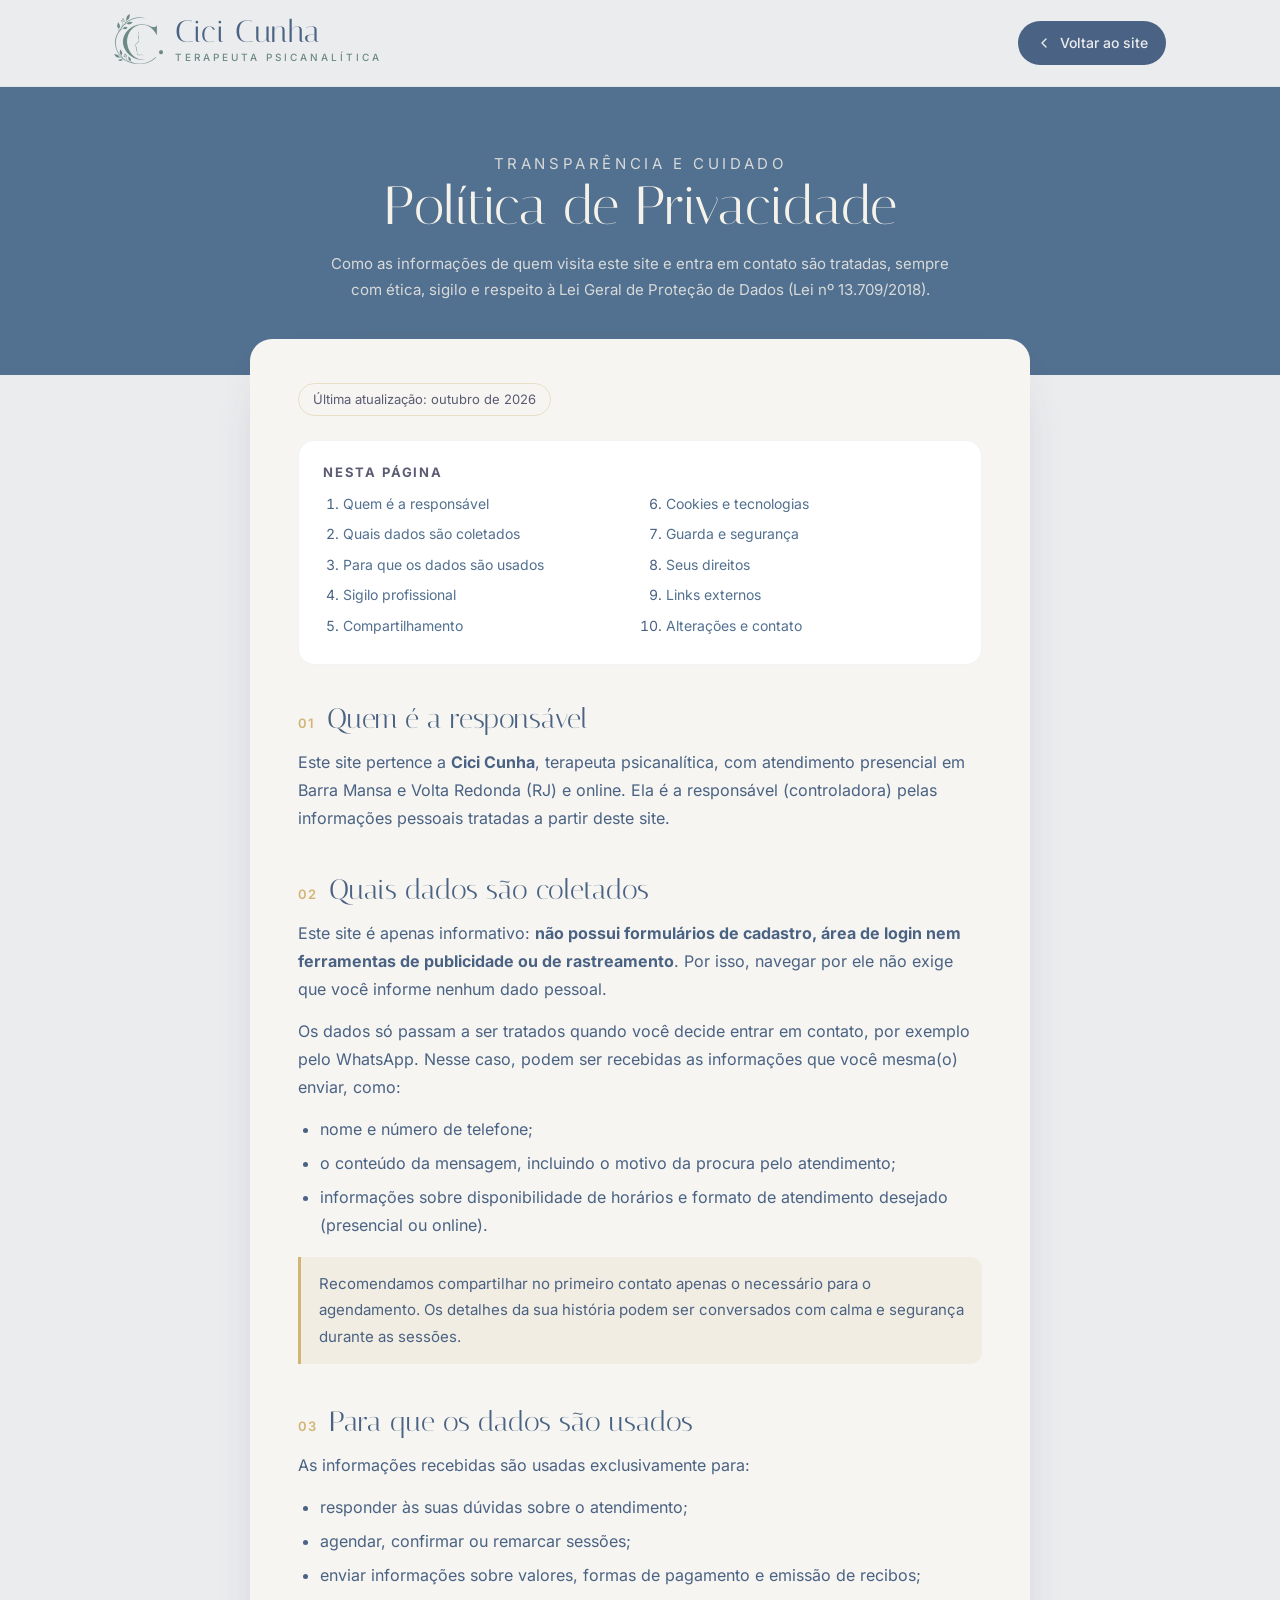
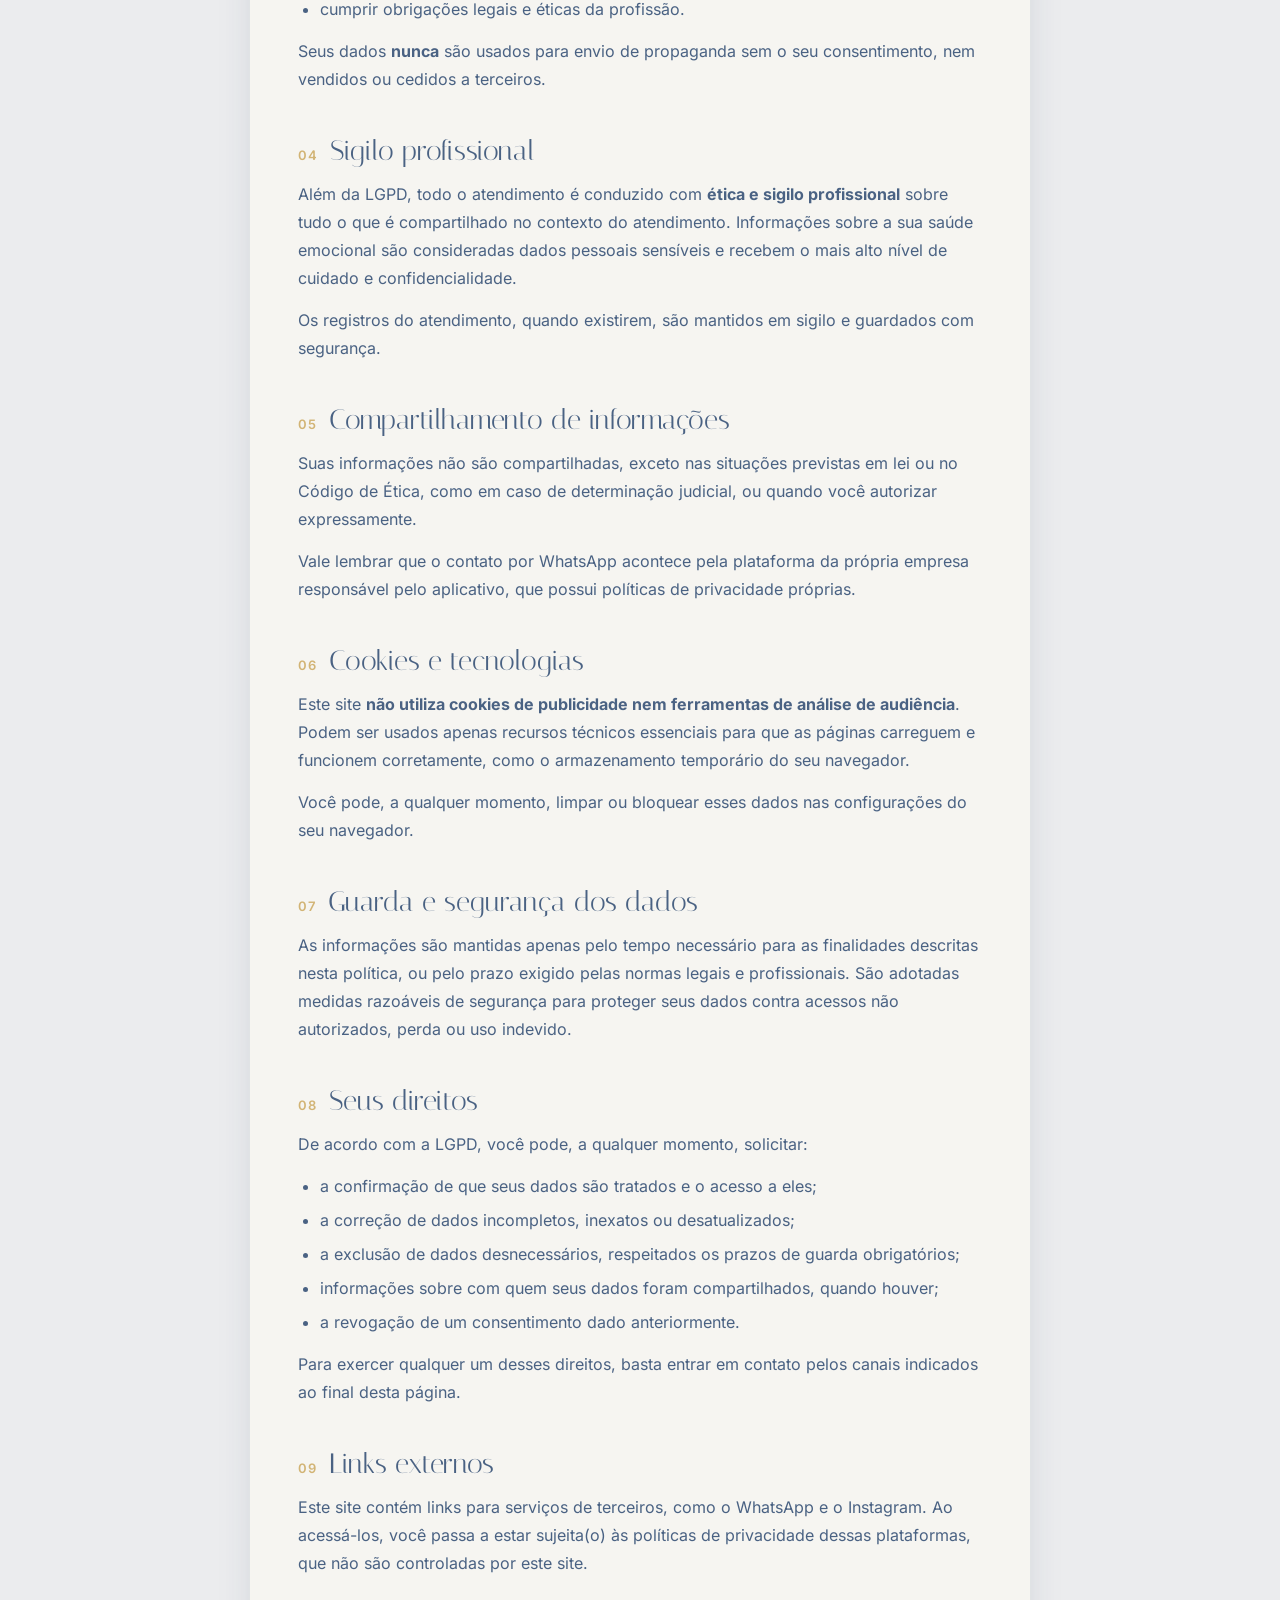
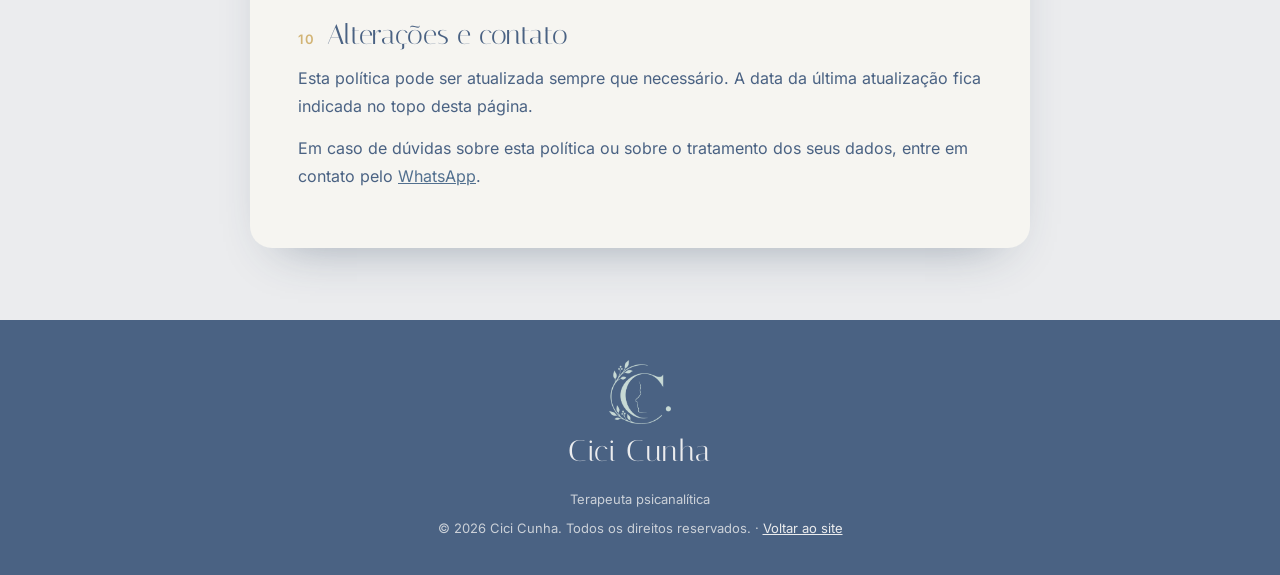
<file: politica-de-privacidade/index.html>
<!DOCTYPE html>
<html lang="pt-BR">
<head>
	<meta charset="UTF-8">
	<meta name="viewport" content="width=device-width, initial-scale=1.0, viewport-fit=cover">
	<title>Política de Privacidade | Cici Cunha</title>
	<meta name="description" content="Política de Privacidade do site de Cici Cunha, terapeuta psicanalítica: como os dados de contato são tratados, sigilo profissional e direitos previstos na LGPD.">
	<meta name="robots" content="index, follow">
	<link rel="icon" href="../wp-content/uploads/2026/06/cropped-favicon-32x32.webp" sizes="32x32">
	<link rel="apple-touch-icon" href="../wp-content/uploads/2026/06/cropped-favicon-180x180.webp">
	<link rel="stylesheet" href="../_ext/fonts.googleapis.com/css_1c6f4f.css">
	<link rel="stylesheet" href="../_ext/fonts.googleapis.com/css_7c62d6.css">
	<style>
		:root{--navy:#4A6283;--navy-2:#52708F;--gold:#D2B475;--gold-line:rgba(210,180,117,.35);--bg:#EBECEE;--card:#F6F5F1;--text:#4A6283;--muted:#5B5B73;}
		*{box-sizing:border-box;}
		html{scroll-behavior:smooth;}
		body{margin:0;background:var(--bg);color:var(--text);font-family:Inter,system-ui,sans-serif;font-size:16px;line-height:1.75;-webkit-font-smoothing:antialiased;}
		a{color:var(--navy-2);}
		.top{position:sticky;top:0;z-index:10;background:rgba(235,236,238,.92);backdrop-filter:blur(8px);border-bottom:1px solid rgba(74,98,131,.08);}
		.top__in{max-width:1100px;margin:0 auto;padding:14px 24px;display:flex;align-items:center;justify-content:space-between;gap:16px;}
		.top__logo{text-decoration:none;}
		.top__back{display:inline-flex;align-items:center;gap:8px;padding:10px 18px;border-radius:999px;background:var(--navy);color:#EBECEE;text-decoration:none;font-size:14px;font-weight:500;white-space:nowrap;}
		.top__back:hover{background:var(--navy-2);}
		.top__back svg{width:16px;height:16px;fill:none;stroke:currentColor;stroke-width:2;stroke-linecap:round;stroke-linejoin:round;}
		.hero{background:var(--navy-2);color:#F5F2EA;text-align:center;padding:64px 24px 72px;}
		.hero__eyebrow{font-size:12px;letter-spacing:.24em;text-transform:uppercase;color:var(--gold);margin:0 0 14px;}
		.hero h1{font-family:Italiana,Georgia,serif;font-weight:400;font-size:clamp(34px,6vw,54px);line-height:1.1;margin:0 0 14px;}
		.hero p{margin:0 auto;max-width:620px;color:rgba(245,242,234,.82);font-size:15px;}
		.wrap{max-width:820px;margin:-36px auto 0;padding:0 20px 72px;position:relative;}
		.card{background:var(--card);border-radius:22px;box-shadow:0 24px 50px -30px rgba(36,58,85,.45);padding:44px 48px;}
		.updated{display:inline-block;font-size:13px;color:var(--muted);border:1px solid var(--gold-line);border-radius:999px;padding:4px 14px;margin-bottom:24px;}
		.toc{background:#fff;border:1px solid rgba(74,98,131,.08);border-radius:16px;padding:20px 24px;margin:0 0 36px;}
		.toc strong{display:block;font-size:13px;letter-spacing:.14em;text-transform:uppercase;color:var(--muted);margin-bottom:8px;}
		.toc ol{margin:0;padding-left:20px;columns:2;column-gap:32px;font-size:14px;}
		.toc a{text-decoration:none;}
		.toc a:hover{text-decoration:underline;}
		section{scroll-margin-top:90px;}
		h2{font-family:Italiana,Georgia,serif;font-weight:400;font-size:28px;line-height:1.25;margin:40px 0 12px;color:var(--navy);display:flex;gap:12px;align-items:baseline;}
		h2 span{font-family:Inter,sans-serif;font-size:13px;font-weight:600;color:var(--gold);letter-spacing:.08em;}
		section:first-of-type h2{margin-top:0;}
		p{margin:0 0 14px;}
		ul{margin:0 0 14px;padding-left:22px;}
		li{margin-bottom:6px;}
		.note{background:rgba(210,180,117,.12);border-left:3px solid var(--gold);border-radius:0 12px 12px 0;padding:14px 18px;margin:18px 0;font-size:15px;}
		.footer{background:var(--navy);color:rgba(235,236,238,.8);text-align:center;padding:40px 24px 30px;font-size:13px;}
		
		.footer p{margin:0 0 6px;}
		.footer a{color:#EBECEE;}
		@media (max-width:767px){
			.top__in{padding:12px 16px;}
			
			.top__back{padding:9px 14px;font-size:13px;}
			.hero{padding:48px 20px 64px;}
			.wrap{padding:0 14px 56px;}
			.card{padding:30px 22px;border-radius:18px;}
			.toc ol{columns:1;}
			h2{font-size:24px;}
			body{font-size:15px;}
		}
	</style>
<style id="sq-brand">
.sq-brand{display:inline-flex;align-items:center;gap:12px;line-height:1;text-decoration:none;}
.sq-brand__emblem{width:auto !important;height:50px !important;max-width:none !important;display:block;}
.sq-brand__name{font-family:Italiana,Georgia,serif;font-size:31px;letter-spacing:.02em;color:#4A6283;white-space:nowrap;}
.sq-brand--footer{flex-direction:column;gap:12px;margin-bottom:22px;}
.sq-brand--footer .sq-brand__emblem{height:64px !important;}
.sq-brand--footer .sq-brand__name{color:#EBECEE;font-size:30px;}
@media (max-width:767px){.sq-brand__emblem{height:44px !important;}.sq-brand__name{font-size:27px;}.sq-brand--footer .sq-brand__emblem{height:56px !important;}}
</style>
<style id="sq-header">
.sq-brand__text{display:flex;flex-direction:column;gap:5px;}
.sq-brand__sub{font-family:Inter,sans-serif;font-size:10px;font-weight:500;letter-spacing:.3em;text-transform:uppercase;color:#6B8984;white-space:nowrap;}
@media (max-width:767px){.sq-brand--header .sq-brand__sub{display:none;}}
</style>
</head>
<body>
	<header class="top">
		<div class="top__in">
			<a class="top__logo" href="../" aria-label="Cici Cunha - página inicial"><span class="sq-brand sq-brand--header"><img class="sq-brand__emblem" src="../wp-content/uploads/2026/06/cici-emblema.png" alt="" width="781" height="799"><span class="sq-brand__text"><span class="sq-brand__name">Cici Cunha</span><span class="sq-brand__sub">Terapeuta psicanalítica</span></span></span></a>
			<a class="top__back" href="../"><svg viewBox="0 0 24 24" aria-hidden="true"><path d="M15 18l-6-6 6-6"/></svg>Voltar ao site</a>
		</div>
	</header>

	<div class="hero">
		<p class="hero__eyebrow">Transparência e cuidado</p>
		<h1>Política de Privacidade</h1>
		<p>Como as informações de quem visita este site e entra em contato são tratadas, sempre com ética, sigilo e respeito à Lei Geral de Proteção de Dados (Lei nº 13.709/2018).</p>
	</div>

	<main class="wrap">
		<article class="card">
			<span class="updated">Última atualização: outubro de 2026</span>

			<nav class="toc" aria-label="Sumário">
				<strong>Nesta página</strong>
				<ol>
					<li><a href="#quem">Quem é a responsável</a></li>
					<li><a href="#dados">Quais dados são coletados</a></li>
					<li><a href="#uso">Para que os dados são usados</a></li>
					<li><a href="#sigilo">Sigilo profissional</a></li>
					<li><a href="#compartilhamento">Compartilhamento</a></li>
					<li><a href="#cookies">Cookies e tecnologias</a></li>
					<li><a href="#guarda">Guarda e segurança</a></li>
					<li><a href="#direitos">Seus direitos</a></li>
					<li><a href="#links">Links externos</a></li>
					<li><a href="#alteracoes">Alterações e contato</a></li>
				</ol>
			</nav>

			<section id="quem">
				<h2><span>01</span>Quem é a responsável</h2>
				<p>Este site pertence a <strong>Cici Cunha</strong>, terapeuta psicanalítica, com atendimento presencial em Barra Mansa e Volta Redonda (RJ) e online. Ela é a responsável (controladora) pelas informações pessoais tratadas a partir deste site.</p>
			</section>

			<section id="dados">
				<h2><span>02</span>Quais dados são coletados</h2>
				<p>Este site é apenas informativo: <strong>não possui formulários de cadastro, área de login nem ferramentas de publicidade ou de rastreamento</strong>. Por isso, navegar por ele não exige que você informe nenhum dado pessoal.</p>
				<p>Os dados só passam a ser tratados quando você decide entrar em contato, por exemplo pelo WhatsApp. Nesse caso, podem ser recebidas as informações que você mesma(o) enviar, como:</p>
				<ul>
					<li>nome e número de telefone;</li>
					<li>o conteúdo da mensagem, incluindo o motivo da procura pelo atendimento;</li>
					<li>informações sobre disponibilidade de horários e formato de atendimento desejado (presencial ou online).</li>
				</ul>
				<div class="note">Recomendamos compartilhar no primeiro contato apenas o necessário para o agendamento. Os detalhes da sua história podem ser conversados com calma e segurança durante as sessões.</div>
			</section>

			<section id="uso">
				<h2><span>03</span>Para que os dados são usados</h2>
				<p>As informações recebidas são usadas exclusivamente para:</p>
				<ul>
					<li>responder às suas dúvidas sobre o atendimento;</li>
					<li>agendar, confirmar ou remarcar sessões;</li>
					<li>enviar informações sobre valores, formas de pagamento e emissão de recibos;</li>
					<li>cumprir obrigações legais e éticas da profissão.</li>
				</ul>
				<p>Seus dados <strong>nunca</strong> são usados para envio de propaganda sem o seu consentimento, nem vendidos ou cedidos a terceiros.</p>
			</section>

			<section id="sigilo">
				<h2><span>04</span>Sigilo profissional</h2>
				<p>Além da LGPD, todo o atendimento é conduzido com <strong>ética e sigilo profissional</strong> sobre tudo o que é compartilhado no contexto do atendimento. Informações sobre a sua saúde emocional são consideradas dados pessoais sensíveis e recebem o mais alto nível de cuidado e confidencialidade.</p>
				<p>Os registros do atendimento, quando existirem, são mantidos em sigilo e guardados com segurança.</p>
			</section>

			<section id="compartilhamento">
				<h2><span>05</span>Compartilhamento de informações</h2>
				<p>Suas informações não são compartilhadas, exceto nas situações previstas em lei ou no Código de Ética, como em caso de determinação judicial, ou quando você autorizar expressamente.</p>
				<p>Vale lembrar que o contato por WhatsApp acontece pela plataforma da própria empresa responsável pelo aplicativo, que possui políticas de privacidade próprias.</p>
			</section>

			<section id="cookies">
				<h2><span>06</span>Cookies e tecnologias</h2>
				<p>Este site <strong>não utiliza cookies de publicidade nem ferramentas de análise de audiência</strong>. Podem ser usados apenas recursos técnicos essenciais para que as páginas carreguem e funcionem corretamente, como o armazenamento temporário do seu navegador.</p>
				<p>Você pode, a qualquer momento, limpar ou bloquear esses dados nas configurações do seu navegador.</p>
			</section>

			<section id="guarda">
				<h2><span>07</span>Guarda e segurança dos dados</h2>
				<p>As informações são mantidas apenas pelo tempo necessário para as finalidades descritas nesta política, ou pelo prazo exigido pelas normas legais e profissionais. São adotadas medidas razoáveis de segurança para proteger seus dados contra acessos não autorizados, perda ou uso indevido.</p>
			</section>

			<section id="direitos">
				<h2><span>08</span>Seus direitos</h2>
				<p>De acordo com a LGPD, você pode, a qualquer momento, solicitar:</p>
				<ul>
					<li>a confirmação de que seus dados são tratados e o acesso a eles;</li>
					<li>a correção de dados incompletos, inexatos ou desatualizados;</li>
					<li>a exclusão de dados desnecessários, respeitados os prazos de guarda obrigatórios;</li>
					<li>informações sobre com quem seus dados foram compartilhados, quando houver;</li>
					<li>a revogação de um consentimento dado anteriormente.</li>
				</ul>
				<p>Para exercer qualquer um desses direitos, basta entrar em contato pelos canais indicados ao final desta página.</p>
			</section>

			<section id="links">
				<h2><span>09</span>Links externos</h2>
				<p>Este site contém links para serviços de terceiros, como o WhatsApp e o Instagram. Ao acessá-los, você passa a estar sujeita(o) às políticas de privacidade dessas plataformas, que não são controladas por este site.</p>
			</section>

			<section id="alteracoes">
				<h2><span>10</span>Alterações e contato</h2>
				<p>Esta política pode ser atualizada sempre que necessário. A data da última atualização fica indicada no topo desta página.</p>
				<p>Em caso de dúvidas sobre esta política ou sobre o tratamento dos seus dados, entre em contato pelo <a href="https://wa.me/5524999967296?text=Ol%C3%A1%2C%20Cici%2C%20tenho%20uma%20d%C3%BAvida%20sobre%20a%20Pol%C3%ADtica%20de%20Privacidade" target="_blank" rel="noopener">WhatsApp</a>.</p>
			</section>
		</article>
	</main>

	<footer class="footer">
		<span class="sq-brand sq-brand--footer"><img class="sq-brand__emblem" src="../wp-content/uploads/2026/06/cici-emblema-claro.png" alt="" width="781" height="799" loading="lazy"><span class="sq-brand__name">Cici Cunha</span></span>
		<p>Terapeuta psicanalítica</p>
		<p>© 2026 Cici Cunha. Todos os direitos reservados. · <a href="../">Voltar ao site</a></p>
	</footer>
</body>
</html>
</file>
<file: wp-content/themes/hello-elementor/assets/css/theme_3ccdc6.css>
.comments-area a,.page-content a{text-decoration:underline}.alignright{float:right;margin-left:1rem}.alignleft{float:left;margin-right:1rem}.aligncenter{clear:both;display:block;margin-inline:auto}.alignwide{margin-inline:-80px}.alignfull{margin-inline:calc(50% - 50vw);max-width:100vw}.alignfull,.alignfull img{width:100vw}.wp-caption{margin-block-end:1.25rem;max-width:100%}.wp-caption.alignleft{margin:5px 20px 20px 0}.wp-caption.alignright{margin:5px 0 20px 20px}.wp-caption img{display:block;margin-inline:auto}.wp-caption-text{margin:0}.gallery-caption{display:block;font-size:.8125rem;line-height:1.5;margin:0;padding:.75rem}.pagination{display:flex;justify-content:space-between;margin:20px auto}.sticky{display:block;position:relative}.bypostauthor{font-size:inherit}.hide{display:none!important}.post-password-form{margin:50px auto;max-width:500px}.post-password-form p{align-items:flex-end;display:flex;width:100%}.post-password-form [type=submit]{margin-inline-start:3px}.screen-reader-text{clip:rect(1px,1px,1px,1px);height:1px;overflow:hidden;position:absolute!important;width:1px;word-wrap:normal!important}.screen-reader-text:focus{background-color:#eee;clip:auto!important;clip-path:none;color:#333;display:block;font-size:1rem;height:auto;left:5px;line-height:normal;padding:12px 24px;text-decoration:none;top:5px;width:auto;z-index:100000}.post .entry-title a{text-decoration:none}.post .wp-post-image{max-height:500px;-o-object-fit:cover;object-fit:cover;width:100%}@media(max-width:991px){.post .wp-post-image{max-height:400px}}@media(max-width:575px){.post .wp-post-image{max-height:300px}}#comments .comment-list{font-size:.9em;list-style:none;margin:0;padding:0}#comments .comment,#comments .pingback{position:relative}#comments .comment .comment-body,#comments .pingback .comment-body{border-block-end:1px solid #ccc;display:flex;flex-direction:column;padding-block-end:30px;padding-block-start:30px;padding-inline-end:0;padding-inline-start:60px}#comments .comment .avatar,#comments .pingback .avatar{border-radius:50%;left:0;margin-inline-end:10px;position:absolute}body.rtl #comments .comment .avatar,body.rtl #comments .pingback .avatar,html[dir=rtl] #comments .comment .avatar,html[dir=rtl] #comments .pingback .avatar{left:auto;right:0}#comments .comment-meta{display:flex;justify-content:space-between;margin-block-end:.9rem}#comments .comment-metadata,#comments .reply{font-size:11px;line-height:1}#comments .children{list-style:none;margin:0;padding-inline-start:30px;position:relative}#comments .children li:last-child{padding-block-end:0}#comments ol.comment-list .children:before{content:"↪";display:inline-block;font-size:1em;font-weight:400;left:0;line-height:100%;position:absolute;top:45px;width:auto}body.rtl #comments ol.comment-list .children:before,html[dir=rtl] #comments ol.comment-list .children:before{content:"↩";left:auto;right:0}@media(min-width:768px){#comments .comment-author,#comments .comment-metadata{line-height:1}}@media(max-width:767px){#comments .comment .comment-body{padding:30px 0}#comments .children{padding-inline-start:20px}#comments .comment .avatar{float:left;position:inherit}body.rtl #comments .comment .avatar,html[dir=rtl] #comments .comment .avatar{float:right}}.page-header .entry-title,.site-footer .footer-inner,.site-footer:not(.dynamic-footer),.site-header .header-inner,.site-header:not(.dynamic-header),body:not([class*=elementor-page-]) .site-main{margin-inline-end:auto;margin-inline-start:auto;width:100%}@media(max-width:575px){.page-header .entry-title,.site-footer .footer-inner,.site-footer:not(.dynamic-footer),.site-header .header-inner,.site-header:not(.dynamic-header),body:not([class*=elementor-page-]) .site-main{padding-inline-end:10px;padding-inline-start:10px}}@media(min-width:576px){.page-header .entry-title,.site-footer .footer-inner,.site-footer:not(.dynamic-footer),.site-header .header-inner,.site-header:not(.dynamic-header),body:not([class*=elementor-page-]) .site-main{max-width:500px}.site-footer.footer-full-width .footer-inner,.site-header.header-full-width .header-inner{max-width:100%}}@media(min-width:768px){.page-header .entry-title,.site-footer .footer-inner,.site-footer:not(.dynamic-footer),.site-header .header-inner,.site-header:not(.dynamic-header),body:not([class*=elementor-page-]) .site-main{max-width:600px}.site-footer.footer-full-width,.site-header.header-full-width{max-width:100%}}@media(min-width:992px){.page-header .entry-title,.site-footer .footer-inner,.site-footer:not(.dynamic-footer),.site-header .header-inner,.site-header:not(.dynamic-header),body:not([class*=elementor-page-]) .site-main{max-width:800px}.site-footer.footer-full-width,.site-header.header-full-width{max-width:100%}}@media(min-width:1200px){.page-header .entry-title,.site-footer .footer-inner,.site-footer:not(.dynamic-footer),.site-header .header-inner,.site-header:not(.dynamic-header),body:not([class*=elementor-page-]) .site-main{max-width:1140px}.site-footer.footer-full-width,.site-header.header-full-width{max-width:100%}}.site-header+.elementor{min-height:calc(100vh - 320px)}
</file>
<file: wp-content/themes/hello-elementor/assets/css/header-footer_3ccdc6.css>
.site-header{display:flex;flex-wrap:wrap;justify-content:space-between;padding-block-end:1rem;padding-block-start:1rem;position:relative}.site-header .site-title{font-size:2.5rem;font-weight:500;line-height:1.2}.site-header .site-branding{display:flex;flex-direction:column;gap:.5rem;justify-content:center}.site-header .header-inner{display:flex;flex-wrap:wrap;justify-content:space-between}.site-header .header-inner .custom-logo-link{display:block}.site-header .header-inner .site-branding .site-description,.site-header .header-inner .site-branding .site-title{margin:0}.site-header .header-inner .site-branding .site-logo img{display:block}.site-header .header-inner .site-branding.show-logo .site-title,.site-header .header-inner .site-branding.show-title .site-logo{display:none!important}.site-header.header-inverted .header-inner{flex-direction:row-reverse}.site-header.header-inverted .header-inner .site-branding{text-align:end}.site-header.header-stacked .header-inner{align-items:center;flex-direction:column;text-align:center}.site-footer{padding-block-end:1rem;padding-block-start:1rem;position:relative}.site-footer .site-title{font-size:1.5rem;font-weight:500;line-height:1.2}.site-footer .site-branding{display:flex;flex-direction:column;gap:.5rem;justify-content:center}.site-footer .footer-inner{display:flex;flex-wrap:wrap;justify-content:space-between}.site-footer .footer-inner .custom-logo-link{display:block}.site-footer .footer-inner .site-branding .site-description,.site-footer .footer-inner .site-branding .site-title{margin:0}.site-footer .footer-inner .site-branding .site-logo img{display:block}.site-footer .footer-inner .site-branding.show-logo .site-title,.site-footer .footer-inner .site-branding.show-title .site-logo{display:none!important}.site-footer .footer-inner .copyright{align-items:center;display:flex;justify-content:flex-end}.site-footer .footer-inner .copyright p{margin:0}.site-footer.footer-inverted .footer-inner{flex-direction:row-reverse}.site-footer.footer-inverted .footer-inner .site-branding{text-align:end}.site-footer.footer-stacked .footer-inner{align-items:center;flex-direction:column;text-align:center}.site-footer.footer-stacked .footer-inner .site-branding .site-title{text-align:center}.site-footer.footer-stacked .footer-inner .site-navigation .menu{padding:0}@media(max-width:576px){.site-footer:not(.footer-stacked) .footer-inner .copyright,.site-footer:not(.footer-stacked) .footer-inner .site-branding,.site-footer:not(.footer-stacked) .footer-inner .site-navigation{display:block;max-width:none;text-align:center;width:100%}.site-footer .footer-inner .site-navigation ul.menu{justify-content:center}.site-footer .footer-inner .site-navigation ul.menu li{display:inline-block}}.site-header.header-stacked .site-navigation-toggle-holder{justify-content:center;max-width:100%}.site-header.menu-layout-dropdown .site-navigation{display:none}.site-navigation-toggle-holder{align-items:center;display:flex;padding:8px 15px}.site-navigation-toggle-holder .site-navigation-toggle{align-items:center;background-color:rgba(0,0,0,.05);border:0 solid;border-radius:3px;color:#494c4f;cursor:pointer;display:flex;justify-content:center;padding:.5rem}.site-navigation-toggle-holder .site-navigation-toggle-icon{display:block;width:1.25rem}.site-navigation-toggle-holder .site-navigation-toggle-icon:after,.site-navigation-toggle-holder .site-navigation-toggle-icon:before{background-color:currentColor;border-radius:3px;content:"";display:block;height:3px;transition:all .2s ease-in-out}.site-navigation-toggle-holder .site-navigation-toggle-icon:before{box-shadow:0 .35rem 0 currentColor;margin-block-end:.5rem}.site-navigation-toggle-holder .site-navigation-toggle[aria-expanded=true] .site-navigation-toggle-icon:before{box-shadow:none;transform:translateY(.35rem) rotate(45deg)}.site-navigation-toggle-holder .site-navigation-toggle[aria-expanded=true] .site-navigation-toggle-icon:after{transform:translateY(-.35rem) rotate(-45deg)}.site-navigation{align-items:center;display:flex}.site-navigation ul.menu,.site-navigation ul.menu ul{list-style-type:none;padding:0}.site-navigation ul.menu{display:flex;flex-wrap:wrap}.site-navigation ul.menu li{display:flex;position:relative}.site-navigation ul.menu li a{display:block;padding:8px 15px}.site-navigation ul.menu li.menu-item-has-children{padding-inline-end:15px}.site-navigation ul.menu li.menu-item-has-children:after{align-items:center;color:#666;content:"▾";display:flex;font-size:1.5em;justify-content:center;text-decoration:none}.site-navigation ul.menu li.menu-item-has-children:focus-within>ul{display:block}.site-navigation ul.menu li ul{background:#fff;display:none;left:0;min-width:150px;position:absolute;top:100%;z-index:2}.site-navigation ul.menu li ul li{border-block-end:1px solid #eee}.site-navigation ul.menu li ul li:last-child{border-block-end:none}.site-navigation ul.menu li ul li.menu-item-has-children a{flex-grow:1}.site-navigation ul.menu li ul li.menu-item-has-children:after{transform:translateY(-50%) rotate(-90deg)}.site-navigation ul.menu li ul ul{left:100%;top:0}.site-navigation ul.menu li:hover>ul{display:block}footer .site-navigation ul.menu li ul{bottom:100%;top:auto}footer .site-navigation ul.menu li ul ul{bottom:0}footer .site-navigation ul.menu a{padding:5px 15px}.site-navigation-dropdown{bottom:0;left:0;margin-block-start:10px;position:absolute;transform-origin:top;transition:max-height .3s,transform .3s;width:100%;z-index:10000}.site-navigation-toggle-holder:not(.elementor-active)+.site-navigation-dropdown{max-height:0;transform:scaleY(0)}.site-navigation-toggle-holder.elementor-active+.site-navigation-dropdown{max-height:100vh;transform:scaleY(1)}.site-navigation-dropdown ul{padding:0}.site-navigation-dropdown ul.menu{background:#fff;margin:0;padding:0;position:absolute;width:100%}.site-navigation-dropdown ul.menu li{display:block;position:relative;width:100%}.site-navigation-dropdown ul.menu li a{background:#fff;box-shadow:inset 0 -1px 0 rgba(0,0,0,.102);color:#55595c;display:block;padding:20px}.site-navigation-dropdown ul.menu li.current-menu-item a{background:#55595c;color:#fff}.site-navigation-dropdown ul.menu>li li{max-height:0;transform:scaleY(0);transform-origin:top;transition:max-height .3s,transform .3s}.site-navigation-dropdown ul.menu li.elementor-active>ul>li{max-height:100vh;transform:scaleY(1)}@media(max-width:576px){.site-header.menu-dropdown-mobile:not(.menu-layout-dropdown) .site-navigation{display:none!important}}@media(min-width:768px){.site-header.menu-dropdown-mobile:not(.menu-layout-dropdown) .site-navigation-toggle-holder{display:none!important}}@media(min-width:576px)and (max-width:767px){.site-header.menu-dropdown-mobile:not(.menu-layout-dropdown) .site-navigation{display:none!important}}@media(min-width:992px){.site-header.menu-dropdown-tablet:not(.menu-layout-dropdown) .site-navigation-toggle-holder{display:none!important}}@media(max-width:992px){.site-header.menu-dropdown-tablet:not(.menu-layout-dropdown) .site-navigation{display:none!important}}.site-header.menu-dropdown-none:not(.menu-layout-dropdown) .site-navigation-toggle-holder{display:none!important}
</file>
<file: wp-content/plugins/elementor/assets/css/frontend.min_79e619.css>
:root{--direction-multiplier:1}body.rtl,html[dir=rtl]{--direction-multiplier:-1}.elementor-hidden{display:none}.elementor-visibility-hidden{visibility:hidden}.elementor-screen-only,.screen-reader-text,.screen-reader-text span,.ui-helper-hidden-accessible{height:1px;margin:-1px;overflow:hidden;padding:0;position:absolute;top:-10000em;width:1px;clip:rect(0,0,0,0);border:0}.elementor-clearfix:after{clear:both;content:"";display:block;height:0;width:0}.e-logo-wrapper{display:inline-block;line-height:1}.e-logo-wrapper i{color:var(--e-a-color-circle-logo);font-size:2.5em}.elementor *,.elementor :after,.elementor :before{box-sizing:border-box}.elementor a{box-shadow:none;text-decoration:none}.elementor hr{background-color:transparent;margin:0}.elementor img{border:none;border-radius:0;box-shadow:none;height:auto;max-width:100%}.elementor .elementor-widget:not(.elementor-widget-text-editor):not(.elementor-widget-theme-post-content) figure{margin:0}.elementor embed,.elementor iframe,.elementor object,.elementor video{border:none;line-height:1;margin:0;max-width:100%;width:100%}.elementor .elementor-background,.elementor .elementor-background-holder,.elementor .elementor-background-video-container{direction:ltr;inset:0;overflow:hidden;position:absolute;z-index:0}.elementor .elementor-background-video-container{pointer-events:none;transition:opacity 1s}.elementor .elementor-background-video-container.elementor-loading{opacity:0}.elementor .elementor-background-video,.elementor .elementor-background-video-embed{max-width:none}.elementor .elementor-background-video,.elementor .elementor-background-video-embed,.elementor .elementor-background-video-hosted{inset-block-start:50%;inset-inline-start:50%;position:absolute;transform:translate(-50%,-50%)}.elementor .elementor-background-video-hosted{-o-object-fit:cover;object-fit:cover}.elementor .elementor-background-overlay{inset:0;position:absolute}.elementor .elementor-background-slideshow{inset:0;position:absolute;z-index:0}.elementor .elementor-background-slideshow__slide__image{background-position:50%;background-size:cover;height:100%;width:100%}.e-con-inner>.elementor-element.elementor-absolute,.e-con>.elementor-element.elementor-absolute,.elementor-widget-wrap>.elementor-element.elementor-absolute{position:absolute}.e-con-inner>.elementor-element.elementor-fixed,.e-con>.elementor-element.elementor-fixed,.elementor-widget-wrap>.elementor-element.elementor-fixed{position:fixed}.elementor-widget-wrap .elementor-element.elementor-widget__width-auto,.elementor-widget-wrap .elementor-element.elementor-widget__width-initial{max-width:100%}@media (max-width:1024px){.elementor-widget-wrap .elementor-element.elementor-widget-tablet__width-auto,.elementor-widget-wrap .elementor-element.elementor-widget-tablet__width-initial{max-width:100%}}@media (max-width:767px){.elementor-widget-wrap .elementor-element.elementor-widget-mobile__width-auto,.elementor-widget-wrap .elementor-element.elementor-widget-mobile__width-initial{max-width:100%}}.elementor-element.elementor-absolute,.elementor-element.elementor-fixed{z-index:1}.elementor-element{--flex-direction:initial;--flex-wrap:initial;--justify-content:initial;--align-items:initial;--align-content:initial;--gap:initial;--flex-basis:initial;--flex-grow:initial;--flex-shrink:initial;--order:initial;--align-self:initial;align-self:var(--align-self);flex-basis:var(--flex-basis);flex-grow:var(--flex-grow);flex-shrink:var(--flex-shrink);order:var(--order)}.elementor-element:where(.e-con-full,.elementor-widget){align-content:var(--align-content);align-items:var(--align-items);flex-direction:var(--flex-direction);flex-wrap:var(--flex-wrap);gap:var(--row-gap) var(--column-gap);justify-content:var(--justify-content)}.elementor-invisible{visibility:hidden}.elementor-custom-embed-play{inset-block-start:50%;inset-inline-start:50%;position:absolute;transform:translate(calc(-50% * var(--direction-multiplier)),-50%)}.elementor-custom-embed-play i{color:#fff;font-size:100px;text-shadow:1px 0 6px rgba(0,0,0,.3)}.elementor-custom-embed-play svg{fill:#fff;filter:drop-shadow(1px 0 6px rgba(0,0,0,.3));height:100px;width:100px}.elementor-custom-embed-play i,.elementor-custom-embed-play svg{opacity:.8;transition:all .5s}.elementor-custom-embed-play.elementor-playing i{font-family:eicons}.elementor-custom-embed-play.elementor-playing i:before{content:"\e8fb"}.elementor-custom-embed-play.elementor-playing i,.elementor-custom-embed-play.elementor-playing svg{animation:eicon-spin 2s linear infinite}.elementor-tag{display:inline-flex}.elementor-ken-burns{transition-duration:10s;transition-property:transform;transition-timing-function:linear}.elementor-ken-burns--out{transform:scale(1.3)}.elementor-ken-burns--active{transition-duration:20s}.elementor-ken-burns--active.elementor-ken-burns--out{transform:scale(1)}.elementor-ken-burns--active.elementor-ken-burns--in{transform:scale(1.3)}.elementor-align-center{text-align:center}.elementor-align-right{text-align:right}.elementor-align-left{text-align:left}.elementor-align-center .elementor-button,.elementor-align-left .elementor-button,.elementor-align-right .elementor-button{width:auto}.elementor-align-justify .elementor-button{width:100%}@media (min-width:-1){.elementor-widescreen-align-center{text-align:center}.elementor-widescreen-align-right{text-align:right}.elementor-widescreen-align-left{text-align:left}.elementor-widescreen-align-center .elementor-button,.elementor-widescreen-align-left .elementor-button,.elementor-widescreen-align-right .elementor-button{width:auto}.elementor-widescreen-align-justify .elementor-button{width:100%}}@media (max-width:-1){.elementor-laptop-align-center{text-align:center}.elementor-laptop-align-right{text-align:right}.elementor-laptop-align-left{text-align:left}.elementor-laptop-align-center .elementor-button,.elementor-laptop-align-left .elementor-button,.elementor-laptop-align-right .elementor-button{width:auto}.elementor-laptop-align-justify .elementor-button{width:100%}.elementor-tablet_extra-align-center{text-align:center}.elementor-tablet_extra-align-right{text-align:right}.elementor-tablet_extra-align-left{text-align:left}.elementor-tablet_extra-align-center .elementor-button,.elementor-tablet_extra-align-left .elementor-button,.elementor-tablet_extra-align-right .elementor-button{width:auto}.elementor-tablet_extra-align-justify .elementor-button{width:100%}}@media (max-width:1024px){.elementor-tablet-align-center{text-align:center}.elementor-tablet-align-right{text-align:right}.elementor-tablet-align-left{text-align:left}.elementor-tablet-align-center .elementor-button,.elementor-tablet-align-left .elementor-button,.elementor-tablet-align-right .elementor-button{width:auto}.elementor-tablet-align-justify .elementor-button{width:100%}}@media (max-width:-1){.elementor-mobile_extra-align-center{text-align:center}.elementor-mobile_extra-align-right{text-align:right}.elementor-mobile_extra-align-left{text-align:left}.elementor-mobile_extra-align-center .elementor-button,.elementor-mobile_extra-align-left .elementor-button,.elementor-mobile_extra-align-right .elementor-button{width:auto}.elementor-mobile_extra-align-justify .elementor-button{width:100%}}@media (max-width:767px){.elementor-mobile-align-center{text-align:center}.elementor-mobile-align-right{text-align:right}.elementor-mobile-align-left{text-align:left}.elementor-mobile-align-center .elementor-button,.elementor-mobile-align-left .elementor-button,.elementor-mobile-align-right .elementor-button{width:auto}.elementor-mobile-align-justify .elementor-button{width:100%}}:root{--page-title-display:block}.elementor-page-title,h1.entry-title{display:var(--page-title-display)}@keyframes eicon-spin{0%{transform:rotate(0deg)}to{transform:rotate(359deg)}}.eicon-animation-spin{animation:eicon-spin 2s linear infinite}.elementor-section{position:relative}.elementor-section .elementor-container{display:flex;margin-inline:auto;position:relative}@media (max-width:1024px){.elementor-section .elementor-container{flex-wrap:wrap}}.elementor-section.elementor-section-boxed>.elementor-container{max-width:1140px}.elementor-section.elementor-section-stretched{position:relative;width:100%}.elementor-section.elementor-section-items-top>.elementor-container{align-items:flex-start}.elementor-section.elementor-section-items-middle>.elementor-container{align-items:center}.elementor-section.elementor-section-items-bottom>.elementor-container{align-items:flex-end}@media (min-width:768px){.elementor-section.elementor-section-height-full{height:100vh}.elementor-section.elementor-section-height-full>.elementor-container{height:100%}}.elementor-bc-flex-widget .elementor-section-content-top>.elementor-container>.elementor-column>.elementor-widget-wrap{align-items:flex-start}.elementor-bc-flex-widget .elementor-section-content-middle>.elementor-container>.elementor-column>.elementor-widget-wrap{align-items:center}.elementor-bc-flex-widget .elementor-section-content-bottom>.elementor-container>.elementor-column>.elementor-widget-wrap{align-items:flex-end}.elementor-widget-wrap{align-content:flex-start;flex-wrap:wrap;position:relative;width:100%}.elementor:not(.elementor-bc-flex-widget) .elementor-widget-wrap{display:flex}.elementor-widget-wrap>.elementor-element{width:100%}.elementor-widget-wrap.e-swiper-container{width:calc(100% - (var(--e-column-margin-left, 0px) + var(--e-column-margin-right, 0px)))}.elementor-widget{position:relative}.elementor-widget:not(:last-child){margin-block-end:var(--kit-widget-spacing,20px)}.elementor-widget:not(:last-child).elementor-absolute,.elementor-widget:not(:last-child).elementor-widget__width-auto,.elementor-widget:not(:last-child).elementor-widget__width-initial{margin-block-end:0}.elementor-column{display:flex;min-height:1px;position:relative}.elementor-column-gap-narrow>.elementor-column>.elementor-element-populated{padding:5px}.elementor-column-gap-default>.elementor-column>.elementor-element-populated{padding:10px}.elementor-column-gap-extended>.elementor-column>.elementor-element-populated{padding:15px}.elementor-column-gap-wide>.elementor-column>.elementor-element-populated{padding:20px}.elementor-column-gap-wider>.elementor-column>.elementor-element-populated{padding:30px}.elementor-inner-section .elementor-column-gap-no .elementor-element-populated{padding:0}@media (min-width:768px){.elementor-column.elementor-col-10,.elementor-column[data-col="10"]{width:10%}.elementor-column.elementor-col-11,.elementor-column[data-col="11"]{width:11.111%}.elementor-column.elementor-col-12,.elementor-column[data-col="12"]{width:12.5%}.elementor-column.elementor-col-14,.elementor-column[data-col="14"]{width:14.285%}.elementor-column.elementor-col-16,.elementor-column[data-col="16"]{width:16.666%}.elementor-column.elementor-col-20,.elementor-column[data-col="20"]{width:20%}.elementor-column.elementor-col-25,.elementor-column[data-col="25"]{width:25%}.elementor-column.elementor-col-30,.elementor-column[data-col="30"]{width:30%}.elementor-column.elementor-col-33,.elementor-column[data-col="33"]{width:33.333%}.elementor-column.elementor-col-40,.elementor-column[data-col="40"]{width:40%}.elementor-column.elementor-col-50,.elementor-column[data-col="50"]{width:50%}.elementor-column.elementor-col-60,.elementor-column[data-col="60"]{width:60%}.elementor-column.elementor-col-66,.elementor-column[data-col="66"]{width:66.666%}.elementor-column.elementor-col-70,.elementor-column[data-col="70"]{width:70%}.elementor-column.elementor-col-75,.elementor-column[data-col="75"]{width:75%}.elementor-column.elementor-col-80,.elementor-column[data-col="80"]{width:80%}.elementor-column.elementor-col-83,.elementor-column[data-col="83"]{width:83.333%}.elementor-column.elementor-col-90,.elementor-column[data-col="90"]{width:90%}.elementor-column.elementor-col-100,.elementor-column[data-col="100"]{width:100%}}@media (max-width:479px){.elementor-column.elementor-xs-10{width:10%}.elementor-column.elementor-xs-11{width:11.111%}.elementor-column.elementor-xs-12{width:12.5%}.elementor-column.elementor-xs-14{width:14.285%}.elementor-column.elementor-xs-16{width:16.666%}.elementor-column.elementor-xs-20{width:20%}.elementor-column.elementor-xs-25{width:25%}.elementor-column.elementor-xs-30{width:30%}.elementor-column.elementor-xs-33{width:33.333%}.elementor-column.elementor-xs-40{width:40%}.elementor-column.elementor-xs-50{width:50%}.elementor-column.elementor-xs-60{width:60%}.elementor-column.elementor-xs-66{width:66.666%}.elementor-column.elementor-xs-70{width:70%}.elementor-column.elementor-xs-75{width:75%}.elementor-column.elementor-xs-80{width:80%}.elementor-column.elementor-xs-83{width:83.333%}.elementor-column.elementor-xs-90{width:90%}.elementor-column.elementor-xs-100{width:100%}}@media (max-width:767px){.elementor-column.elementor-sm-10{width:10%}.elementor-column.elementor-sm-11{width:11.111%}.elementor-column.elementor-sm-12{width:12.5%}.elementor-column.elementor-sm-14{width:14.285%}.elementor-column.elementor-sm-16{width:16.666%}.elementor-column.elementor-sm-20{width:20%}.elementor-column.elementor-sm-25{width:25%}.elementor-column.elementor-sm-30{width:30%}.elementor-column.elementor-sm-33{width:33.333%}.elementor-column.elementor-sm-40{width:40%}.elementor-column.elementor-sm-50{width:50%}.elementor-column.elementor-sm-60{width:60%}.elementor-column.elementor-sm-66{width:66.666%}.elementor-column.elementor-sm-70{width:70%}.elementor-column.elementor-sm-75{width:75%}.elementor-column.elementor-sm-80{width:80%}.elementor-column.elementor-sm-83{width:83.333%}.elementor-column.elementor-sm-90{width:90%}.elementor-column.elementor-sm-100{width:100%}}@media (min-width:768px) and (max-width:1024px){.elementor-column.elementor-md-10{width:10%}.elementor-column.elementor-md-11{width:11.111%}.elementor-column.elementor-md-12{width:12.5%}.elementor-column.elementor-md-14{width:14.285%}.elementor-column.elementor-md-16{width:16.666%}.elementor-column.elementor-md-20{width:20%}.elementor-column.elementor-md-25{width:25%}.elementor-column.elementor-md-30{width:30%}.elementor-column.elementor-md-33{width:33.333%}.elementor-column.elementor-md-40{width:40%}.elementor-column.elementor-md-50{width:50%}.elementor-column.elementor-md-60{width:60%}.elementor-column.elementor-md-66{width:66.666%}.elementor-column.elementor-md-70{width:70%}.elementor-column.elementor-md-75{width:75%}.elementor-column.elementor-md-80{width:80%}.elementor-column.elementor-md-83{width:83.333%}.elementor-column.elementor-md-90{width:90%}.elementor-column.elementor-md-100{width:100%}}@media (min-width:-1){.elementor-reverse-widescreen>.elementor-container>:first-child{order:10}.elementor-reverse-widescreen>.elementor-container>:nth-child(2){order:9}.elementor-reverse-widescreen>.elementor-container>:nth-child(3){order:8}.elementor-reverse-widescreen>.elementor-container>:nth-child(4){order:7}.elementor-reverse-widescreen>.elementor-container>:nth-child(5){order:6}.elementor-reverse-widescreen>.elementor-container>:nth-child(6){order:5}.elementor-reverse-widescreen>.elementor-container>:nth-child(7){order:4}.elementor-reverse-widescreen>.elementor-container>:nth-child(8){order:3}.elementor-reverse-widescreen>.elementor-container>:nth-child(9){order:2}.elementor-reverse-widescreen>.elementor-container>:nth-child(10){order:1}}@media (min-width:1025px) and (max-width:-1){.elementor-reverse-laptop>.elementor-container>:first-child{order:10}.elementor-reverse-laptop>.elementor-container>:nth-child(2){order:9}.elementor-reverse-laptop>.elementor-container>:nth-child(3){order:8}.elementor-reverse-laptop>.elementor-container>:nth-child(4){order:7}.elementor-reverse-laptop>.elementor-container>:nth-child(5){order:6}.elementor-reverse-laptop>.elementor-container>:nth-child(6){order:5}.elementor-reverse-laptop>.elementor-container>:nth-child(7){order:4}.elementor-reverse-laptop>.elementor-container>:nth-child(8){order:3}.elementor-reverse-laptop>.elementor-container>:nth-child(9){order:2}.elementor-reverse-laptop>.elementor-container>:nth-child(10){order:1}}@media (min-width:-1) and (max-width:-1){.elementor-reverse-laptop>.elementor-container>:first-child{order:10}.elementor-reverse-laptop>.elementor-container>:nth-child(2){order:9}.elementor-reverse-laptop>.elementor-container>:nth-child(3){order:8}.elementor-reverse-laptop>.elementor-container>:nth-child(4){order:7}.elementor-reverse-laptop>.elementor-container>:nth-child(5){order:6}.elementor-reverse-laptop>.elementor-container>:nth-child(6){order:5}.elementor-reverse-laptop>.elementor-container>:nth-child(7){order:4}.elementor-reverse-laptop>.elementor-container>:nth-child(8){order:3}.elementor-reverse-laptop>.elementor-container>:nth-child(9){order:2}.elementor-reverse-laptop>.elementor-container>:nth-child(10){order:1}}@media (min-width:1025px) and (max-width:-1){.elementor-reverse-laptop>.elementor-container>:first-child,.elementor-reverse-laptop>.elementor-container>:nth-child(10),.elementor-reverse-laptop>.elementor-container>:nth-child(2),.elementor-reverse-laptop>.elementor-container>:nth-child(3),.elementor-reverse-laptop>.elementor-container>:nth-child(4),.elementor-reverse-laptop>.elementor-container>:nth-child(5),.elementor-reverse-laptop>.elementor-container>:nth-child(6),.elementor-reverse-laptop>.elementor-container>:nth-child(7),.elementor-reverse-laptop>.elementor-container>:nth-child(8),.elementor-reverse-laptop>.elementor-container>:nth-child(9){order:0}.elementor-reverse-tablet_extra>.elementor-container>:first-child{order:10}.elementor-reverse-tablet_extra>.elementor-container>:nth-child(2){order:9}.elementor-reverse-tablet_extra>.elementor-container>:nth-child(3){order:8}.elementor-reverse-tablet_extra>.elementor-container>:nth-child(4){order:7}.elementor-reverse-tablet_extra>.elementor-container>:nth-child(5){order:6}.elementor-reverse-tablet_extra>.elementor-container>:nth-child(6){order:5}.elementor-reverse-tablet_extra>.elementor-container>:nth-child(7){order:4}.elementor-reverse-tablet_extra>.elementor-container>:nth-child(8){order:3}.elementor-reverse-tablet_extra>.elementor-container>:nth-child(9){order:2}.elementor-reverse-tablet_extra>.elementor-container>:nth-child(10){order:1}}@media (min-width:768px) and (max-width:1024px){.elementor-reverse-tablet>.elementor-container>:first-child{order:10}.elementor-reverse-tablet>.elementor-container>:nth-child(2){order:9}.elementor-reverse-tablet>.elementor-container>:nth-child(3){order:8}.elementor-reverse-tablet>.elementor-container>:nth-child(4){order:7}.elementor-reverse-tablet>.elementor-container>:nth-child(5){order:6}.elementor-reverse-tablet>.elementor-container>:nth-child(6){order:5}.elementor-reverse-tablet>.elementor-container>:nth-child(7){order:4}.elementor-reverse-tablet>.elementor-container>:nth-child(8){order:3}.elementor-reverse-tablet>.elementor-container>:nth-child(9){order:2}.elementor-reverse-tablet>.elementor-container>:nth-child(10){order:1}}@media (min-width:-1) and (max-width:1024px){.elementor-reverse-tablet>.elementor-container>:first-child{order:10}.elementor-reverse-tablet>.elementor-container>:nth-child(2){order:9}.elementor-reverse-tablet>.elementor-container>:nth-child(3){order:8}.elementor-reverse-tablet>.elementor-container>:nth-child(4){order:7}.elementor-reverse-tablet>.elementor-container>:nth-child(5){order:6}.elementor-reverse-tablet>.elementor-container>:nth-child(6){order:5}.elementor-reverse-tablet>.elementor-container>:nth-child(7){order:4}.elementor-reverse-tablet>.elementor-container>:nth-child(8){order:3}.elementor-reverse-tablet>.elementor-container>:nth-child(9){order:2}.elementor-reverse-tablet>.elementor-container>:nth-child(10){order:1}}@media (min-width:768px) and (max-width:-1){.elementor-reverse-tablet>.elementor-container>:first-child,.elementor-reverse-tablet>.elementor-container>:nth-child(10),.elementor-reverse-tablet>.elementor-container>:nth-child(2),.elementor-reverse-tablet>.elementor-container>:nth-child(3),.elementor-reverse-tablet>.elementor-container>:nth-child(4),.elementor-reverse-tablet>.elementor-container>:nth-child(5),.elementor-reverse-tablet>.elementor-container>:nth-child(6),.elementor-reverse-tablet>.elementor-container>:nth-child(7),.elementor-reverse-tablet>.elementor-container>:nth-child(8),.elementor-reverse-tablet>.elementor-container>:nth-child(9){order:0}.elementor-reverse-mobile_extra>.elementor-container>:first-child{order:10}.elementor-reverse-mobile_extra>.elementor-container>:nth-child(2){order:9}.elementor-reverse-mobile_extra>.elementor-container>:nth-child(3){order:8}.elementor-reverse-mobile_extra>.elementor-container>:nth-child(4){order:7}.elementor-reverse-mobile_extra>.elementor-container>:nth-child(5){order:6}.elementor-reverse-mobile_extra>.elementor-container>:nth-child(6){order:5}.elementor-reverse-mobile_extra>.elementor-container>:nth-child(7){order:4}.elementor-reverse-mobile_extra>.elementor-container>:nth-child(8){order:3}.elementor-reverse-mobile_extra>.elementor-container>:nth-child(9){order:2}.elementor-reverse-mobile_extra>.elementor-container>:nth-child(10){order:1}}@media (max-width:767px){.elementor-reverse-mobile>.elementor-container>:first-child{order:10}.elementor-reverse-mobile>.elementor-container>:nth-child(2){order:9}.elementor-reverse-mobile>.elementor-container>:nth-child(3){order:8}.elementor-reverse-mobile>.elementor-container>:nth-child(4){order:7}.elementor-reverse-mobile>.elementor-container>:nth-child(5){order:6}.elementor-reverse-mobile>.elementor-container>:nth-child(6){order:5}.elementor-reverse-mobile>.elementor-container>:nth-child(7){order:4}.elementor-reverse-mobile>.elementor-container>:nth-child(8){order:3}.elementor-reverse-mobile>.elementor-container>:nth-child(9){order:2}.elementor-reverse-mobile>.elementor-container>:nth-child(10){order:1}.elementor-column{width:100%}}.elementor-grid{display:grid;grid-column-gap:var(--grid-column-gap);grid-row-gap:var(--grid-row-gap)}.elementor-grid .elementor-grid-item{min-width:0}.elementor-grid-0 .elementor-grid{display:inline-block;margin-block-end:calc(-1 * var(--grid-row-gap));width:100%;word-spacing:var(--grid-column-gap)}.elementor-grid-0 .elementor-grid .elementor-grid-item{display:inline-block;margin-block-end:var(--grid-row-gap);word-break:break-word}.elementor-grid-1 .elementor-grid{grid-template-columns:repeat(1,1fr)}.elementor-grid-2 .elementor-grid{grid-template-columns:repeat(2,1fr)}.elementor-grid-3 .elementor-grid{grid-template-columns:repeat(3,1fr)}.elementor-grid-4 .elementor-grid{grid-template-columns:repeat(4,1fr)}.elementor-grid-5 .elementor-grid{grid-template-columns:repeat(5,1fr)}.elementor-grid-6 .elementor-grid{grid-template-columns:repeat(6,1fr)}.elementor-grid-7 .elementor-grid{grid-template-columns:repeat(7,1fr)}.elementor-grid-8 .elementor-grid{grid-template-columns:repeat(8,1fr)}.elementor-grid-9 .elementor-grid{grid-template-columns:repeat(9,1fr)}.elementor-grid-10 .elementor-grid{grid-template-columns:repeat(10,1fr)}.elementor-grid-11 .elementor-grid{grid-template-columns:repeat(11,1fr)}.elementor-grid-12 .elementor-grid{grid-template-columns:repeat(12,1fr)}@media (min-width:-1){.elementor-grid-widescreen-0 .elementor-grid{display:inline-block;margin-block-end:calc(-1 * var(--grid-row-gap));width:100%;word-spacing:var(--grid-column-gap)}.elementor-grid-widescreen-0 .elementor-grid .elementor-grid-item{display:inline-block;margin-block-end:var(--grid-row-gap);word-break:break-word}.elementor-grid-widescreen-1 .elementor-grid{grid-template-columns:repeat(1,1fr)}.elementor-grid-widescreen-2 .elementor-grid{grid-template-columns:repeat(2,1fr)}.elementor-grid-widescreen-3 .elementor-grid{grid-template-columns:repeat(3,1fr)}.elementor-grid-widescreen-4 .elementor-grid{grid-template-columns:repeat(4,1fr)}.elementor-grid-widescreen-5 .elementor-grid{grid-template-columns:repeat(5,1fr)}.elementor-grid-widescreen-6 .elementor-grid{grid-template-columns:repeat(6,1fr)}.elementor-grid-widescreen-7 .elementor-grid{grid-template-columns:repeat(7,1fr)}.elementor-grid-widescreen-8 .elementor-grid{grid-template-columns:repeat(8,1fr)}.elementor-grid-widescreen-9 .elementor-grid{grid-template-columns:repeat(9,1fr)}.elementor-grid-widescreen-10 .elementor-grid{grid-template-columns:repeat(10,1fr)}.elementor-grid-widescreen-11 .elementor-grid{grid-template-columns:repeat(11,1fr)}.elementor-grid-widescreen-12 .elementor-grid{grid-template-columns:repeat(12,1fr)}}@media (max-width:-1){.elementor-grid-laptop-0 .elementor-grid{display:inline-block;margin-block-end:calc(-1 * var(--grid-row-gap));width:100%;word-spacing:var(--grid-column-gap)}.elementor-grid-laptop-0 .elementor-grid .elementor-grid-item{display:inline-block;margin-block-end:var(--grid-row-gap);word-break:break-word}.elementor-grid-laptop-1 .elementor-grid{grid-template-columns:repeat(1,1fr)}.elementor-grid-laptop-2 .elementor-grid{grid-template-columns:repeat(2,1fr)}.elementor-grid-laptop-3 .elementor-grid{grid-template-columns:repeat(3,1fr)}.elementor-grid-laptop-4 .elementor-grid{grid-template-columns:repeat(4,1fr)}.elementor-grid-laptop-5 .elementor-grid{grid-template-columns:repeat(5,1fr)}.elementor-grid-laptop-6 .elementor-grid{grid-template-columns:repeat(6,1fr)}.elementor-grid-laptop-7 .elementor-grid{grid-template-columns:repeat(7,1fr)}.elementor-grid-laptop-8 .elementor-grid{grid-template-columns:repeat(8,1fr)}.elementor-grid-laptop-9 .elementor-grid{grid-template-columns:repeat(9,1fr)}.elementor-grid-laptop-10 .elementor-grid{grid-template-columns:repeat(10,1fr)}.elementor-grid-laptop-11 .elementor-grid{grid-template-columns:repeat(11,1fr)}.elementor-grid-laptop-12 .elementor-grid{grid-template-columns:repeat(12,1fr)}.elementor-grid-tablet_extra-0 .elementor-grid{display:inline-block;margin-block-end:calc(-1 * var(--grid-row-gap));width:100%;word-spacing:var(--grid-column-gap)}.elementor-grid-tablet_extra-0 .elementor-grid .elementor-grid-item{display:inline-block;margin-block-end:var(--grid-row-gap);word-break:break-word}.elementor-grid-tablet_extra-1 .elementor-grid{grid-template-columns:repeat(1,1fr)}.elementor-grid-tablet_extra-2 .elementor-grid{grid-template-columns:repeat(2,1fr)}.elementor-grid-tablet_extra-3 .elementor-grid{grid-template-columns:repeat(3,1fr)}.elementor-grid-tablet_extra-4 .elementor-grid{grid-template-columns:repeat(4,1fr)}.elementor-grid-tablet_extra-5 .elementor-grid{grid-template-columns:repeat(5,1fr)}.elementor-grid-tablet_extra-6 .elementor-grid{grid-template-columns:repeat(6,1fr)}.elementor-grid-tablet_extra-7 .elementor-grid{grid-template-columns:repeat(7,1fr)}.elementor-grid-tablet_extra-8 .elementor-grid{grid-template-columns:repeat(8,1fr)}.elementor-grid-tablet_extra-9 .elementor-grid{grid-template-columns:repeat(9,1fr)}.elementor-grid-tablet_extra-10 .elementor-grid{grid-template-columns:repeat(10,1fr)}.elementor-grid-tablet_extra-11 .elementor-grid{grid-template-columns:repeat(11,1fr)}.elementor-grid-tablet_extra-12 .elementor-grid{grid-template-columns:repeat(12,1fr)}}@media (max-width:1024px){.elementor-grid-tablet-0 .elementor-grid{display:inline-block;margin-block-end:calc(-1 * var(--grid-row-gap));width:100%;word-spacing:var(--grid-column-gap)}.elementor-grid-tablet-0 .elementor-grid .elementor-grid-item{display:inline-block;margin-block-end:var(--grid-row-gap);word-break:break-word}.elementor-grid-tablet-1 .elementor-grid{grid-template-columns:repeat(1,1fr)}.elementor-grid-tablet-2 .elementor-grid{grid-template-columns:repeat(2,1fr)}.elementor-grid-tablet-3 .elementor-grid{grid-template-columns:repeat(3,1fr)}.elementor-grid-tablet-4 .elementor-grid{grid-template-columns:repeat(4,1fr)}.elementor-grid-tablet-5 .elementor-grid{grid-template-columns:repeat(5,1fr)}.elementor-grid-tablet-6 .elementor-grid{grid-template-columns:repeat(6,1fr)}.elementor-grid-tablet-7 .elementor-grid{grid-template-columns:repeat(7,1fr)}.elementor-grid-tablet-8 .elementor-grid{grid-template-columns:repeat(8,1fr)}.elementor-grid-tablet-9 .elementor-grid{grid-template-columns:repeat(9,1fr)}.elementor-grid-tablet-10 .elementor-grid{grid-template-columns:repeat(10,1fr)}.elementor-grid-tablet-11 .elementor-grid{grid-template-columns:repeat(11,1fr)}.elementor-grid-tablet-12 .elementor-grid{grid-template-columns:repeat(12,1fr)}}@media (max-width:-1){.elementor-grid-mobile_extra-0 .elementor-grid{display:inline-block;margin-block-end:calc(-1 * var(--grid-row-gap));width:100%;word-spacing:var(--grid-column-gap)}.elementor-grid-mobile_extra-0 .elementor-grid .elementor-grid-item{display:inline-block;margin-block-end:var(--grid-row-gap);word-break:break-word}.elementor-grid-mobile_extra-1 .elementor-grid{grid-template-columns:repeat(1,1fr)}.elementor-grid-mobile_extra-2 .elementor-grid{grid-template-columns:repeat(2,1fr)}.elementor-grid-mobile_extra-3 .elementor-grid{grid-template-columns:repeat(3,1fr)}.elementor-grid-mobile_extra-4 .elementor-grid{grid-template-columns:repeat(4,1fr)}.elementor-grid-mobile_extra-5 .elementor-grid{grid-template-columns:repeat(5,1fr)}.elementor-grid-mobile_extra-6 .elementor-grid{grid-template-columns:repeat(6,1fr)}.elementor-grid-mobile_extra-7 .elementor-grid{grid-template-columns:repeat(7,1fr)}.elementor-grid-mobile_extra-8 .elementor-grid{grid-template-columns:repeat(8,1fr)}.elementor-grid-mobile_extra-9 .elementor-grid{grid-template-columns:repeat(9,1fr)}.elementor-grid-mobile_extra-10 .elementor-grid{grid-template-columns:repeat(10,1fr)}.elementor-grid-mobile_extra-11 .elementor-grid{grid-template-columns:repeat(11,1fr)}.elementor-grid-mobile_extra-12 .elementor-grid{grid-template-columns:repeat(12,1fr)}}@media (max-width:767px){.elementor-grid-mobile-0 .elementor-grid{display:inline-block;margin-block-end:calc(-1 * var(--grid-row-gap));width:100%;word-spacing:var(--grid-column-gap)}.elementor-grid-mobile-0 .elementor-grid .elementor-grid-item{display:inline-block;margin-block-end:var(--grid-row-gap);word-break:break-word}.elementor-grid-mobile-1 .elementor-grid{grid-template-columns:repeat(1,1fr)}.elementor-grid-mobile-2 .elementor-grid{grid-template-columns:repeat(2,1fr)}.elementor-grid-mobile-3 .elementor-grid{grid-template-columns:repeat(3,1fr)}.elementor-grid-mobile-4 .elementor-grid{grid-template-columns:repeat(4,1fr)}.elementor-grid-mobile-5 .elementor-grid{grid-template-columns:repeat(5,1fr)}.elementor-grid-mobile-6 .elementor-grid{grid-template-columns:repeat(6,1fr)}.elementor-grid-mobile-7 .elementor-grid{grid-template-columns:repeat(7,1fr)}.elementor-grid-mobile-8 .elementor-grid{grid-template-columns:repeat(8,1fr)}.elementor-grid-mobile-9 .elementor-grid{grid-template-columns:repeat(9,1fr)}.elementor-grid-mobile-10 .elementor-grid{grid-template-columns:repeat(10,1fr)}.elementor-grid-mobile-11 .elementor-grid{grid-template-columns:repeat(11,1fr)}.elementor-grid-mobile-12 .elementor-grid{grid-template-columns:repeat(12,1fr)}}@media (min-width:1025px){#elementor-device-mode:after{content:"desktop"}}@media (min-width:-1){#elementor-device-mode:after{content:"widescreen"}}@media (max-width:-1){#elementor-device-mode:after{content:"laptop";content:"tablet_extra"}}@media (max-width:1024px){#elementor-device-mode:after{content:"tablet"}}@media (max-width:-1){#elementor-device-mode:after{content:"mobile_extra"}}@media (max-width:767px){#elementor-device-mode:after{content:"mobile"}}@media (prefers-reduced-motion:no-preference){html{scroll-behavior:smooth}}.e-con{--border-radius:0;--border-top-width:0px;--border-right-width:0px;--border-bottom-width:0px;--border-left-width:0px;--border-style:initial;--border-color:initial;--container-widget-width:100%;--container-widget-height:initial;--container-widget-flex-grow:0;--container-widget-align-self:initial;--content-width:min(100%,var(--container-max-width,1140px));--width:100%;--min-height:initial;--height:auto;--text-align:initial;--margin-top:0px;--margin-right:0px;--margin-bottom:0px;--margin-left:0px;--padding-top:var(--container-default-padding-top,10px);--padding-right:var(--container-default-padding-right,10px);--padding-bottom:var(--container-default-padding-bottom,10px);--padding-left:var(--container-default-padding-left,10px);--position:relative;--z-index:revert;--overflow:visible;--gap:var(--widgets-spacing,20px);--row-gap:var(--widgets-spacing-row,20px);--column-gap:var(--widgets-spacing-column,20px);--overlay-mix-blend-mode:initial;--overlay-opacity:1;--overlay-transition:0.3s;--e-con-grid-template-columns:repeat(3,1fr);--e-con-grid-template-rows:repeat(2,1fr);border-radius:var(--border-radius);height:var(--height);min-height:var(--min-height);min-width:0;overflow:var(--overflow);position:var(--position);width:var(--width);z-index:var(--z-index);--flex-wrap-mobile:wrap}.e-con:where(:not(.e-div-block-base)){transition:background var(--background-transition,.3s),border var(--border-transition,.3s),box-shadow var(--border-transition,.3s),transform var(--e-con-transform-transition-duration,.4s)}.e-con{--margin-block-start:var(--margin-top);--margin-block-end:var(--margin-bottom);--margin-inline-start:var(--margin-left);--margin-inline-end:var(--margin-right);--padding-inline-start:var(--padding-left);--padding-inline-end:var(--padding-right);--padding-block-start:var(--padding-top);--padding-block-end:var(--padding-bottom);--border-block-start-width:var(--border-top-width);--border-block-end-width:var(--border-bottom-width);--border-inline-start-width:var(--border-left-width);--border-inline-end-width:var(--border-right-width)}body.rtl .e-con{--padding-inline-start:var(--padding-right);--padding-inline-end:var(--padding-left);--margin-inline-start:var(--margin-right);--margin-inline-end:var(--margin-left);--border-inline-start-width:var(--border-right-width);--border-inline-end-width:var(--border-left-width)}.e-con{margin-block-end:var(--margin-block-end);margin-block-start:var(--margin-block-start);margin-inline-end:var(--margin-inline-end);margin-inline-start:var(--margin-inline-start);padding-inline-end:var(--padding-inline-end);padding-inline-start:var(--padding-inline-start)}.e-con.e-flex{--flex-direction:column;--flex-basis:auto;--flex-grow:0;--flex-shrink:1;flex:var(--flex-grow) var(--flex-shrink) var(--flex-basis)}.e-con-full,.e-con>.e-con-inner{padding-block-end:var(--padding-block-end);padding-block-start:var(--padding-block-start);text-align:var(--text-align)}.e-con-full.e-flex,.e-con.e-flex>.e-con-inner{flex-direction:var(--flex-direction)}.e-con,.e-con>.e-con-inner{display:var(--display)}.e-con.e-grid{--grid-justify-content:start;--grid-align-content:start;--grid-auto-flow:row}.e-con.e-grid,.e-con.e-grid>.e-con-inner{align-content:var(--grid-align-content);align-items:var(--align-items);grid-auto-flow:var(--grid-auto-flow);grid-template-columns:var(--e-con-grid-template-columns);grid-template-rows:var(--e-con-grid-template-rows);justify-content:var(--grid-justify-content);justify-items:var(--justify-items)}.e-con-boxed.e-flex{align-content:normal;align-items:normal;flex-direction:column;flex-wrap:nowrap;justify-content:normal}.e-con-boxed.e-grid{grid-template-columns:1fr;grid-template-rows:1fr;justify-items:legacy}.e-con-boxed{gap:initial;text-align:initial}.e-con.e-flex>.e-con-inner{align-content:var(--align-content);align-items:var(--align-items);align-self:auto;flex-basis:auto;flex-grow:1;flex-shrink:1;flex-wrap:var(--flex-wrap);justify-content:var(--justify-content)}.e-con.e-grid>.e-con-inner{align-items:var(--align-items);justify-items:var(--justify-items)}.e-con>.e-con-inner{gap:var(--row-gap) var(--column-gap);height:100%;margin:0 auto;max-width:var(--content-width);padding-inline-end:0;padding-inline-start:0;width:100%}:is(.elementor-section-wrap,[data-elementor-id])>.e-con{--margin-left:auto;--margin-right:auto;max-width:min(100%,var(--width))}:is([data-widget_type="e-component.default"],[data-widget_type="e-component.default"]>.elementor-section-wrap)>.e-con{--margin-right:0px;--margin-left:0px}.e-con .elementor-widget.elementor-widget{margin-block-end:0}.e-con:before,.e-con>.elementor-background-slideshow:before,.e-con>.elementor-motion-effects-container>.elementor-motion-effects-layer:before,:is(.e-con,.e-con>.e-con-inner)>.elementor-background-video-container:before{border-block-end-width:var(--border-block-end-width);border-block-start-width:var(--border-block-start-width);border-color:var(--border-color);border-inline-end-width:var(--border-inline-end-width);border-inline-start-width:var(--border-inline-start-width);border-radius:var(--border-radius);border-style:var(--border-style);content:var(--background-overlay);display:block;height:max(100% + var(--border-top-width) + var(--border-bottom-width),100%);left:calc(0px - var(--border-left-width));mix-blend-mode:var(--overlay-mix-blend-mode);opacity:var(--overlay-opacity);position:absolute;top:calc(0px - var(--border-top-width));transition:var(--overlay-transition,.3s);width:max(100% + var(--border-left-width) + var(--border-right-width),100%)}.e-con:before{transition:background var(--overlay-transition,.3s),border-radius var(--border-transition,.3s),opacity var(--overlay-transition,.3s)}.e-con>.elementor-background-slideshow,:is(.e-con,.e-con>.e-con-inner)>.elementor-background-video-container{border-block-end-width:var(--border-block-end-width);border-block-start-width:var(--border-block-start-width);border-color:var(--border-color);border-inline-end-width:var(--border-inline-end-width);border-inline-start-width:var(--border-inline-start-width);border-radius:var(--border-radius);border-style:var(--border-style);height:max(100% + var(--border-top-width) + var(--border-bottom-width),100%);left:calc(0px - var(--border-left-width));top:calc(0px - var(--border-top-width));width:max(100% + var(--border-left-width) + var(--border-right-width),100%)}@media (max-width:767px){:is(.e-con,.e-con>.e-con-inner)>.elementor-background-video-container.elementor-hidden-mobile{display:none}}:is(.e-con,.e-con>.e-con-inner)>.elementor-background-video-container:before{z-index:1}:is(.e-con,.e-con>.e-con-inner)>.elementor-background-slideshow:before{z-index:2}.e-con .elementor-widget{min-width:0}.e-con .elementor-widget-empty,.e-con .elementor-widget-google_maps,.e-con .elementor-widget-video,.e-con .elementor-widget.e-widget-swiper{width:100%}.e-con>.e-con-inner>.elementor-widget>.elementor-widget-container,.e-con>.elementor-widget>.elementor-widget-container{height:100%}.e-con.e-con>.e-con-inner>.elementor-widget,.elementor.elementor .e-con>.elementor-widget{max-width:100%}.e-con .elementor-widget:not(:last-child){--kit-widget-spacing:0px}@media (max-width:767px){.e-con.e-flex{--width:100%;--flex-wrap:var(--flex-wrap-mobile)}.e-con.e-flex .elementor-widget-archive-posts{width:100%}}.elementor-form-fields-wrapper{display:flex;flex-wrap:wrap}.elementor-form-fields-wrapper.elementor-labels-above .elementor-field-group .elementor-field-subgroup,.elementor-form-fields-wrapper.elementor-labels-above .elementor-field-group>.elementor-select-wrapper,.elementor-form-fields-wrapper.elementor-labels-above .elementor-field-group>input,.elementor-form-fields-wrapper.elementor-labels-above .elementor-field-group>textarea{flex-basis:100%;max-width:100%}.elementor-form-fields-wrapper.elementor-labels-inline>.elementor-field-group .elementor-select-wrapper,.elementor-form-fields-wrapper.elementor-labels-inline>.elementor-field-group>input{flex-grow:1}.elementor-field-group{align-items:center;flex-wrap:wrap}.elementor-field-group.elementor-field-type-submit{align-items:flex-end}.elementor-field-group .elementor-field-textual{background-color:transparent;border:1px solid #69727d;color:#1f2124;flex-grow:1;max-width:100%;vertical-align:middle;width:100%}.elementor-field-group .elementor-field-textual:focus{box-shadow:inset 0 0 0 1px rgba(0,0,0,.1);outline:0}.elementor-field-group .elementor-field-textual::-moz-placeholder{color:inherit;font-family:inherit;opacity:.6}.elementor-field-group .elementor-field-textual::placeholder{color:inherit;font-family:inherit;opacity:.6}.elementor-field-group .elementor-select-wrapper{display:flex;position:relative;width:100%}.elementor-field-group .elementor-select-wrapper select{-webkit-appearance:none;-moz-appearance:none;appearance:none;color:inherit;flex-basis:100%;font-family:inherit;font-size:inherit;font-style:inherit;font-weight:inherit;letter-spacing:inherit;line-height:inherit;padding-inline-end:20px;text-transform:inherit}.elementor-field-group .elementor-select-wrapper:before{content:"\e92a";font-family:eicons;font-size:15px;inset-block-start:50%;inset-inline-end:10px;pointer-events:none;position:absolute;text-shadow:0 0 3px rgba(0,0,0,.3);transform:translateY(-50%)}.elementor-field-group.elementor-field-type-select-multiple .elementor-select-wrapper:before{content:""}.elementor-field-subgroup{display:flex;flex-wrap:wrap}.elementor-field-subgroup .elementor-field-option label{display:inline-block}.elementor-field-subgroup.elementor-subgroup-inline .elementor-field-option{padding-inline-end:10px}.elementor-field-subgroup:not(.elementor-subgroup-inline) .elementor-field-option{flex-basis:100%}.elementor-field-type-acceptance .elementor-field-subgroup .elementor-field-option input,.elementor-field-type-acceptance .elementor-field-subgroup .elementor-field-option label,.elementor-field-type-checkbox .elementor-field-subgroup .elementor-field-option input,.elementor-field-type-checkbox .elementor-field-subgroup .elementor-field-option label,.elementor-field-type-radio .elementor-field-subgroup .elementor-field-option input,.elementor-field-type-radio .elementor-field-subgroup .elementor-field-option label{display:inline}.elementor-field-label{cursor:pointer}.elementor-mark-required .elementor-field-label:after{color:red;content:"*";padding-inline-start:.2em}.elementor-field-textual{border-radius:3px;font-size:15px;line-height:1.4;min-height:40px;padding:5px 14px}.elementor-field-textual.elementor-size-xs{border-radius:2px;font-size:13px;min-height:33px;padding:4px 12px}.elementor-field-textual.elementor-size-md{border-radius:4px;font-size:16px;min-height:47px;padding:6px 16px}.elementor-field-textual.elementor-size-lg{border-radius:5px;font-size:18px;min-height:59px;padding:7px 20px}.elementor-field-textual.elementor-size-xl{border-radius:6px;font-size:20px;min-height:72px;padding:8px 24px}.elementor-button-align-stretch .elementor-field-type-submit:not(.e-form__buttons__wrapper) .elementor-button{flex-basis:100%}.elementor-button-align-stretch .e-form__buttons__wrapper{flex-basis:50%;flex-grow:1}.elementor-button-align-stretch .e-form__buttons__wrapper__button{flex-basis:100%}.elementor-button-align-center .e-form__buttons,.elementor-button-align-center .elementor-field-type-submit{justify-content:center}.elementor-button-align-start .e-form__buttons,.elementor-button-align-start .elementor-field-type-submit{justify-content:flex-start}.elementor-button-align-end .e-form__buttons,.elementor-button-align-end .elementor-field-type-submit,[dir=rtl] .elementor-button-align-start .e-form__buttons,[dir=rtl] .elementor-button-align-start .elementor-field-type-submit{justify-content:flex-end}[dir=rtl] .elementor-button-align-end .e-form__buttons,[dir=rtl] .elementor-button-align-end .elementor-field-type-submit{justify-content:flex-start}.elementor-button-align-center .elementor-field-type-submit:not(.e-form__buttons__wrapper) .elementor-button,.elementor-button-align-end .elementor-field-type-submit:not(.e-form__buttons__wrapper) .elementor-button,.elementor-button-align-start .elementor-field-type-submit:not(.e-form__buttons__wrapper) .elementor-button{flex-basis:auto}.elementor-button-align-center .e-form__buttons__wrapper,.elementor-button-align-end .e-form__buttons__wrapper,.elementor-button-align-start .e-form__buttons__wrapper{flex-grow:0}.elementor-button-align-center .e-form__buttons__wrapper,.elementor-button-align-center .e-form__buttons__wrapper__button,.elementor-button-align-end .e-form__buttons__wrapper,.elementor-button-align-end .e-form__buttons__wrapper__button,.elementor-button-align-start .e-form__buttons__wrapper,.elementor-button-align-start .e-form__buttons__wrapper__button{flex-basis:auto}@media screen and (max-width:1024px){.elementor-tablet-button-align-stretch .elementor-field-type-submit:not(.e-form__buttons__wrapper) .elementor-button{flex-basis:100%}.elementor-tablet-button-align-stretch .e-form__buttons__wrapper{flex-basis:50%;flex-grow:1}.elementor-tablet-button-align-stretch .e-form__buttons__wrapper__button{flex-basis:100%}.elementor-tablet-button-align-center .e-form__buttons,.elementor-tablet-button-align-center .elementor-field-type-submit{justify-content:center}.elementor-tablet-button-align-start .e-form__buttons,.elementor-tablet-button-align-start .elementor-field-type-submit{justify-content:flex-start}.elementor-tablet-button-align-end .e-form__buttons,.elementor-tablet-button-align-end .elementor-field-type-submit,[dir=rtl] .elementor-tablet-button-align-start .e-form__buttons,[dir=rtl] .elementor-tablet-button-align-start .elementor-field-type-submit{justify-content:flex-end}[dir=rtl] .elementor-tablet-button-align-end .e-form__buttons,[dir=rtl] .elementor-tablet-button-align-end .elementor-field-type-submit{justify-content:flex-start}.elementor-tablet-button-align-center .elementor-field-type-submit:not(.e-form__buttons__wrapper) .elementor-button,.elementor-tablet-button-align-end .elementor-field-type-submit:not(.e-form__buttons__wrapper) .elementor-button,.elementor-tablet-button-align-start .elementor-field-type-submit:not(.e-form__buttons__wrapper) .elementor-button{flex-basis:auto}.elementor-tablet-button-align-center .e-form__buttons__wrapper,.elementor-tablet-button-align-end .e-form__buttons__wrapper,.elementor-tablet-button-align-start .e-form__buttons__wrapper{flex-grow:0}.elementor-tablet-button-align-center .e-form__buttons__wrapper,.elementor-tablet-button-align-center .e-form__buttons__wrapper__button,.elementor-tablet-button-align-end .e-form__buttons__wrapper,.elementor-tablet-button-align-end .e-form__buttons__wrapper__button,.elementor-tablet-button-align-start .e-form__buttons__wrapper,.elementor-tablet-button-align-start .e-form__buttons__wrapper__button{flex-basis:auto}}@media screen and (max-width:767px){.elementor-mobile-button-align-stretch .elementor-field-type-submit:not(.e-form__buttons__wrapper) .elementor-button{flex-basis:100%}.elementor-mobile-button-align-stretch .e-form__buttons__wrapper{flex-basis:50%;flex-grow:1}.elementor-mobile-button-align-stretch .e-form__buttons__wrapper__button{flex-basis:100%}.elementor-mobile-button-align-center .e-form__buttons,.elementor-mobile-button-align-center .elementor-field-type-submit{justify-content:center}.elementor-mobile-button-align-start .e-form__buttons,.elementor-mobile-button-align-start .elementor-field-type-submit{justify-content:flex-start}.elementor-mobile-button-align-end .e-form__buttons,.elementor-mobile-button-align-end .elementor-field-type-submit,[dir=rtl] .elementor-mobile-button-align-start .e-form__buttons,[dir=rtl] .elementor-mobile-button-align-start .elementor-field-type-submit{justify-content:flex-end}[dir=rtl] .elementor-mobile-button-align-end .e-form__buttons,[dir=rtl] .elementor-mobile-button-align-end .elementor-field-type-submit{justify-content:flex-start}.elementor-mobile-button-align-center .elementor-field-type-submit:not(.e-form__buttons__wrapper) .elementor-button,.elementor-mobile-button-align-end .elementor-field-type-submit:not(.e-form__buttons__wrapper) .elementor-button,.elementor-mobile-button-align-start .elementor-field-type-submit:not(.e-form__buttons__wrapper) .elementor-button{flex-basis:auto}.elementor-mobile-button-align-center .e-form__buttons__wrapper,.elementor-mobile-button-align-end .e-form__buttons__wrapper,.elementor-mobile-button-align-start .e-form__buttons__wrapper{flex-grow:0}.elementor-mobile-button-align-center .e-form__buttons__wrapper,.elementor-mobile-button-align-center .e-form__buttons__wrapper__button,.elementor-mobile-button-align-end .e-form__buttons__wrapper,.elementor-mobile-button-align-end .e-form__buttons__wrapper__button,.elementor-mobile-button-align-start .e-form__buttons__wrapper,.elementor-mobile-button-align-start .e-form__buttons__wrapper__button{flex-basis:auto}}.elementor-error .elementor-field{border-color:#d9534f}.elementor-error .help-inline{color:#d9534f;font-size:.9em}.elementor-message{font-size:1em;line-height:1;margin:10px 0}.elementor-message:before{content:"\e90e";display:inline-block;font-family:eicons;font-style:normal;font-weight:400;margin-inline-end:5px;vertical-align:middle}.elementor-message.elementor-message-danger{color:#d9534f}.elementor-message.elementor-message-danger:before{content:"\e87f"}.elementor-message.form-message-success{color:#5cb85c}.elementor-form .elementor-button{border:none;padding-block-end:0;padding-block-start:0}.elementor-form .elementor-button-content-wrapper,.elementor-form .elementor-button>span{display:flex;flex-direction:row;gap:5px;justify-content:center}.elementor-form .elementor-button.elementor-size-xs{min-height:33px}.elementor-form .elementor-button.elementor-size-sm{min-height:40px}.elementor-form .elementor-button.elementor-size-md{min-height:47px}.elementor-form .elementor-button.elementor-size-lg{min-height:59px}.elementor-form .elementor-button.elementor-size-xl{min-height:72px}.elementor-element:where(:not(.e-con)):where(:not(.e-div-block-base)) .elementor-widget-container,.elementor-element:where(:not(.e-con)):where(:not(.e-div-block-base)):not(:has(.elementor-widget-container)){transition:background .3s,border .3s,border-radius .3s,box-shadow .3s,transform var(--e-transform-transition-duration,.4s)}.elementor-heading-title{line-height:1;margin:0;padding:0}.elementor-button{background-color:#69727d;border-radius:3px;color:#fff;display:inline-block;fill:#fff;font-size:15px;line-height:1;padding:12px 24px;text-align:center;transition:all .3s}.elementor-button:focus,.elementor-button:hover,.elementor-button:visited{color:#fff}.elementor-button-content-wrapper{display:flex;flex-direction:row;gap:5px;justify-content:center}.elementor-button-icon{align-items:center;display:flex}.elementor-button-icon svg{height:auto;width:1em}.elementor-button-icon .e-font-icon-svg{height:1em}.elementor-button-text{display:inline-block}.elementor-button.elementor-size-xs{border-radius:2px;font-size:13px;padding:10px 20px}.elementor-button.elementor-size-md{border-radius:4px;font-size:16px;padding:15px 30px}.elementor-button.elementor-size-lg{border-radius:5px;font-size:18px;padding:20px 40px}.elementor-button.elementor-size-xl{border-radius:6px;font-size:20px;padding:25px 50px}.elementor-button span{text-decoration:inherit}.elementor-element.elementor-button-info .elementor-button{background-color:#5bc0de}.elementor-element.elementor-button-success .elementor-button{background-color:#5cb85c}.elementor-element.elementor-button-warning .elementor-button{background-color:#f0ad4e}.elementor-element.elementor-button-danger .elementor-button{background-color:#d9534f}.elementor-widget-button .elementor-button .elementor-button-info{background-color:#5bc0de}.elementor-widget-button .elementor-button .elementor-button-success{background-color:#5cb85c}.elementor-widget-button .elementor-button .elementor-button-warning{background-color:#f0ad4e}.elementor-widget-button .elementor-button .elementor-button-danger{background-color:#d9534f}.elementor-view-stacked .elementor-icon{background-color:#69727d;color:#fff;fill:#fff;padding:.5em}.elementor-view-framed .elementor-icon{background-color:transparent;border:3px solid #69727d;color:#69727d;padding:.5em}.elementor-icon{color:#69727d;display:inline-block;font-size:50px;line-height:1;text-align:center;transition:all .3s}.elementor-icon:hover{color:#69727d}.elementor-icon i,.elementor-icon svg{display:block;height:1em;position:relative;width:1em}.elementor-icon i:before,.elementor-icon svg:before{left:50%;position:absolute;transform:translateX(-50%)}.elementor-icon i.fad{width:auto}.elementor-shape-square .elementor-icon{border-radius:0}.elementor-shape-rounded .elementor-icon{border-radius:10%}.elementor-shape-circle .elementor-icon{border-radius:50%}.e-transform .elementor-widget-container,.e-transform:not(:has(.elementor-widget-container)){transform:perspective(var(--e-transform-perspective,0)) rotate(var(--e-transform-rotateZ,0)) rotateX(var(--e-transform-rotateX,0)) rotateY(var(--e-transform-rotateY,0)) translate(var(--e-transform-translate,0)) translateX(var(--e-transform-translateX,0)) translateY(var(--e-transform-translateY,0)) scaleX(calc(var(--e-transform-flipX, 1) * var(--e-transform-scaleX, var(--e-transform-scale, 1)))) scaleY(calc(var(--e-transform-flipY, 1) * var(--e-transform-scaleY, var(--e-transform-scale, 1)))) skewX(var(--e-transform-skewX,0)) skewY(var(--e-transform-skewY,0));transform-origin:var(--e-transform-origin-y) var(--e-transform-origin-x)}.e-con.e-transform{transform:perspective(var(--e-con-transform-perspective,0)) rotate(var(--e-con-transform-rotateZ,0)) rotateX(var(--e-con-transform-rotateX,0)) rotateY(var(--e-con-transform-rotateY,0)) translate(var(--e-con-transform-translate,0)) translateX(var(--e-con-transform-translateX,0)) translateY(var(--e-con-transform-translateY,0)) scaleX(calc(var(--e-con-transform-flipX, 1) * var(--e-con-transform-scaleX, var(--e-con-transform-scale, 1)))) scaleY(calc(var(--e-con-transform-flipY, 1) * var(--e-con-transform-scaleY, var(--e-con-transform-scale, 1)))) skewX(var(--e-con-transform-skewX,0)) skewY(var(--e-con-transform-skewY,0));transform-origin:var(--e-con-transform-origin-y) var(--e-con-transform-origin-x)}.animated{animation-duration:1.25s}.animated.animated-slow{animation-duration:2s}.animated.animated-fast{animation-duration:.75s}.animated.infinite{animation-iteration-count:infinite}.animated.reverse{animation-direction:reverse;animation-fill-mode:forwards}@media (prefers-reduced-motion:reduce){.animated{animation:none!important}html *{transition-delay:0s!important;transition-duration:0s!important}}@media (max-width:767px){.elementor .elementor-hidden-mobile,.elementor .elementor-hidden-phone{display:none}}@media (min-width:-1) and (max-width:-1){.elementor .elementor-hidden-mobile_extra{display:none}}@media (min-width:768px) and (max-width:1024px){.elementor .elementor-hidden-tablet{display:none}}@media (min-width:-1) and (max-width:-1){.elementor .elementor-hidden-laptop,.elementor .elementor-hidden-tablet_extra{display:none}}@media (min-width:1025px) and (max-width:99999px){.elementor .elementor-hidden-desktop{display:none}}@media (min-width:-1){.elementor .elementor-hidden-widescreen{display:none}}
</file>
<file: wp-content/uploads/elementor/css/post-10_9da2ef.css>
.elementor-kit-10{--e-global-color-primary:#11091A;--e-global-color-secondary:#BAB195;--e-global-color-text:#4A6283;--e-global-color-accent:#EBECEE;--e-global-color-2084523:#E8D18E;--e-global-color-bacacd1:#56524E;--e-global-typography-primary-font-family:"Italiana";--e-global-typography-primary-font-weight:600;--e-global-typography-primary-text-transform:none;--e-global-typography-primary-letter-spacing:0px;--e-global-typography-secondary-font-family:"Mitr";--e-global-typography-secondary-font-size:15px;--e-global-typography-secondary-font-weight:400;--e-global-typography-secondary-text-transform:none;--e-global-typography-secondary-letter-spacing:0px;--e-global-typography-text-font-family:"Inter";--e-global-typography-text-font-size:15px;--e-global-typography-text-font-weight:400;--e-global-typography-text-text-transform:none;--e-global-typography-text-letter-spacing:0px;--e-global-typography-accent-font-family:"Inter";--e-global-typography-accent-font-size:15px;--e-global-typography-accent-font-weight:500;--e-global-typography-accent-text-transform:uppercase;--e-global-typography-accent-letter-spacing:4px;}.elementor-kit-10 e-page-transition{background-color:#FFBC7D;}.elementor-section.elementor-section-boxed > .elementor-container{max-width:1140px;}.e-con{--container-max-width:1140px;}.elementor-widget:not(:last-child){--kit-widget-spacing:20px;}.elementor-element{--widgets-spacing:20px 20px;--widgets-spacing-row:20px;--widgets-spacing-column:20px;}{}h1.entry-title{display:var(--page-title-display);}.site-header .site-branding{flex-direction:column;align-items:stretch;}.site-header{padding-inline-end:0px;padding-inline-start:0px;}.site-footer .site-branding{flex-direction:column;align-items:stretch;}@media(max-width:1024px){.elementor-section.elementor-section-boxed > .elementor-container{max-width:1024px;}.e-con{--container-max-width:1024px;}}@media(max-width:767px){.elementor-section.elementor-section-boxed > .elementor-container{max-width:767px;}.e-con{--container-max-width:767px;}}
</file>
<file: wp-content/plugins/elementor/assets/css/widget-image.min_79e619.css>
.elementor-widget-image{text-align:center}.elementor-widget-image a{display:inline-block}.elementor-widget-image a img[src$=".svg"]{width:48px}.elementor-widget-image img{display:inline-block;vertical-align:middle}
</file>
<file: wp-content/plugins/pro-elements/assets/css/widget-mega-menu.min_d73beb.css>
/*! pro-elements - v4.0.0 - 28-04-2026 */
.elementor-widget-n-menu{--n-menu-direction:column;--n-menu-wrapper-display:flex;--n-menu-heading-justify-content:initial;--n-menu-title-color-normal:#1f2124;--n-menu-title-color-active:#58d0f5;--n-menu-icon-color:var(--n-menu-title-color-normal);--n-menu-icon-color-active:var(--n-menu-title-color-active);--n-menu-icon-color-hover:var(--n-menu-title-color-hover);--n-menu-title-normal-color-dropdown:var(--n-menu-title-color-normal);--n-menu-title-active-color-dropdown:var(--n-menu-title-color-active);--n-menu-title-hover-color-fallback:#1f2124;--n-menu-title-font-size:1rem;--n-menu-title-justify-content:initial;--n-menu-title-flex-grow:initial;--n-menu-title-justify-content-mobile:initial;--n-menu-title-space-between:0px;--n-menu-title-distance-from-content:0px;--n-menu-title-color-hover:#1f2124;--n-menu-title-padding:0.5rem 1rem;--n-menu-title-transition:0.3s;--n-menu-title-line-height:1.5;--n-menu-title-order:initial;--n-menu-title-direction:initial;--n-menu-title-align-items:center;--n-menu-toggle-align:center;--n-menu-toggle-icon-wrapper-animation-duration:500ms;--n-menu-toggle-icon-hover-duration:500ms;--n-menu-toggle-icon-size:20px;--n-menu-toggle-icon-color:#1f2124;--n-menu-toggle-icon-color-hover:var(--n-menu-toggle-icon-color);--n-menu-toggle-icon-color-active:var(--n-menu-toggle-icon-color);--n-menu-toggle-icon-border-radius:initial;--n-menu-toggle-icon-padding:initial;--n-menu-toggle-icon-distance-from-dropdown:0px;--n-menu-icon-align-items:center;--n-menu-icon-order:initial;--n-menu-icon-gap:5px;--n-menu-dropdown-icon-gap:5px;--n-menu-dropdown-indicator-size:initial;--n-menu-dropdown-indicator-rotate:initial;--n-menu-dropdown-indicator-space:initial;--n-menu-dropdown-indicator-color-normal:initial;--n-menu-dropdown-indicator-color-hover:initial;--n-menu-dropdown-indicator-color-active:initial;--n-menu-dropdown-content-max-width:initial;--n-menu-dropdown-content-box-border-color:#fff;--n-menu-dropdown-content-box-border-inline-start-width:medium;--n-menu-dropdown-content-box-border-block-end-width:medium;--n-menu-dropdown-content-box-border-block-start-width:medium;--n-menu-dropdown-content-box-border-inline-end-width:medium;--n-menu-dropdown-content-box-border-style:none;--n-menu-dropdown-headings-height:0px;--n-menu-divider-border-width:var(--n-menu-divider-width,2px);--n-menu-open-animation-duration:500ms;--n-menu-heading-overflow-x:initial;--n-menu-heading-wrap:wrap;--stretch-width:100%;--stretch-left:initial;--stretch-right:initial}.elementor-widget-n-menu .e-n-menu{display:flex;flex-direction:column;position:relative}.elementor-widget-n-menu .e-n-menu-wrapper{display:var(--n-menu-wrapper-display);flex-direction:column}.elementor-widget-n-menu .e-n-menu-heading{display:flex;flex-direction:row;flex-wrap:var(--n-menu-heading-wrap);justify-content:var(--n-menu-heading-justify-content);margin:initial;overflow-x:var(--n-menu-heading-overflow-x);padding:initial;row-gap:var(--n-menu-title-space-between);-ms-overflow-style:none;scrollbar-width:none}.elementor-widget-n-menu .e-n-menu-heading::-webkit-scrollbar{display:none}.elementor-widget-n-menu .e-n-menu-heading.e-scroll{cursor:grabbing;cursor:-webkit-grabbing}.elementor-widget-n-menu .e-n-menu-heading.e-scroll-active{position:relative}.elementor-widget-n-menu .e-n-menu-heading.e-scroll-active:before{content:"";inset-block:0;inset-inline:-1000vw;position:absolute;z-index:2}.elementor-widget-n-menu .e-n-menu-heading>.e-con,.elementor-widget-n-menu .e-n-menu-heading>.e-n-menu-item>.e-con{display:none}.elementor-widget-n-menu .e-n-menu-item{display:flex;list-style:none;margin-block:initial;padding-block:initial}.elementor-widget-n-menu .e-n-menu-item .e-n-menu-title{position:relative}.elementor-widget-n-menu .e-n-menu-item:not(:last-of-type) .e-n-menu-title:after{align-self:center;border-color:var(--n-menu-divider-color,#000);border-inline-start-style:var(--n-menu-divider-style,solid);border-inline-start-width:var(--n-menu-divider-border-width);content:var(--n-menu-divider-content,none);height:var(--n-menu-divider-height,35%);inset-inline-end:calc(var(--n-menu-title-space-between) / 2 * -1 - var(--n-menu-divider-border-width) / 2);position:absolute}.elementor-widget-n-menu .e-n-menu-content{background-color:transparent;display:flex;flex-direction:column;min-width:0;z-index:2147483620}.elementor-widget-n-menu .e-n-menu-content>.e-con{animation-duration:var(--n-menu-open-animation-duration);max-width:calc(100% - var(--margin-inline-start, var(--margin-left)) - var(--margin-inline-end, var(--margin-right)))}:where(.elementor-widget-n-menu .e-n-menu-content>.e-con){background-color:#fff}.elementor-widget-n-menu .e-n-menu-content>.e-con:not(.e-active){display:none}.elementor-widget-n-menu .e-n-menu-title{align-items:center;border:#fff;color:var(--n-menu-title-color-normal);display:flex;flex-direction:row;flex-grow:var(--n-menu-title-flex-grow);font-weight:500;gap:var(--n-menu-dropdown-indicator-space);justify-content:var(--n-menu-title-justify-content);margin:initial;padding:var(--n-menu-title-padding);-webkit-user-select:none;-moz-user-select:none;user-select:none;white-space:nowrap}.elementor-widget-n-menu .e-n-menu-title.e-click,.elementor-widget-n-menu .e-n-menu-title.e-click *{cursor:pointer}.elementor-widget-n-menu .e-n-menu-title-container{align-items:var(--n-menu-title-align-items);align-self:var(--n-menu-icon-align-items);display:flex;flex-direction:var(--n-menu-title-direction);gap:var(--n-menu-icon-gap);justify-content:var(--n-menu-title-justify-content)}.elementor-widget-n-menu .e-n-menu-title-container.e-link{cursor:pointer}.elementor-widget-n-menu .e-n-menu-title-container:not(.e-link),.elementor-widget-n-menu .e-n-menu-title-container:not(.e-link) *{cursor:default}.elementor-widget-n-menu .e-n-menu-title-text{align-items:center;display:flex;font-size:var(--n-menu-title-font-size);line-height:var(--n-menu-title-line-height);transition:all var(--n-menu-title-transition)}.elementor-widget-n-menu .e-n-menu-title .e-n-menu-icon{align-items:center;display:flex;flex-direction:column;order:var(--n-menu-icon-order)}.elementor-widget-n-menu .e-n-menu-title .e-n-menu-icon span{align-items:center;display:flex;justify-content:center;transition:transform 0s}.elementor-widget-n-menu .e-n-menu-title .e-n-menu-icon span i{font-size:var(--n-menu-icon-size,var(--n-menu-title-font-size));transition:all var(--n-menu-title-transition)}.elementor-widget-n-menu .e-n-menu-title .e-n-menu-icon span svg{fill:var(--n-menu-title-color-normal);height:var(--n-menu-icon-size,var(--n-menu-title-font-size));transition:all var(--n-menu-title-transition);width:var(--n-menu-icon-size,var(--n-menu-title-font-size))}.elementor-widget-n-menu .e-n-menu-title .e-n-menu-dropdown-icon{align-self:var(--n-menu-icon-align-items);background-color:initial;border:initial;color:inherit;display:flex;flex-direction:column;height:calc(var(--n-menu-title-font-size) * var(--n-menu-title-line-height));justify-content:center;margin-inline-start:var(--n-menu-dropdown-icon-gap);padding:initial;position:relative;text-align:center;transform:var(--n-menu-dropdown-indicator-rotate);transition:all var(--n-menu-title-transition);-webkit-user-select:none;-moz-user-select:none;user-select:none;width:-moz-fit-content;width:fit-content}.elementor-widget-n-menu .e-n-menu-title .e-n-menu-dropdown-icon span i{font-size:var(--n-menu-dropdown-indicator-size,var(--n-menu-title-font-size));transition:all var(--n-menu-title-transition);width:var(--n-menu-dropdown-indicator-size,var(--n-menu-title-font-size))}.elementor-widget-n-menu .e-n-menu-title .e-n-menu-dropdown-icon span svg{height:var(--n-menu-dropdown-indicator-size,var(--n-menu-title-font-size));transition:all var(--n-menu-title-transition);width:var(--n-menu-dropdown-indicator-size,var(--n-menu-title-font-size))}.elementor-widget-n-menu .e-n-menu-title .e-n-menu-dropdown-icon[aria-expanded=false] .e-n-menu-dropdown-icon-opened{display:none}.elementor-widget-n-menu .e-n-menu-title .e-n-menu-dropdown-icon[aria-expanded=false] .e-n-menu-dropdown-icon-closed{display:flex}.elementor-widget-n-menu .e-n-menu-title .e-n-menu-dropdown-icon[aria-expanded=true] .e-n-menu-dropdown-icon-closed{display:none}.elementor-widget-n-menu .e-n-menu-title .e-n-menu-dropdown-icon[aria-expanded=true] .e-n-menu-dropdown-icon-opened{display:flex}.elementor-widget-n-menu .e-n-menu-title .e-n-menu-dropdown-icon:focus:not(:focus-visible){outline:none}.elementor-widget-n-menu .e-n-menu-title:not(.e-current):not(:hover) .e-n-menu-title-container .e-n-menu-title-text{color:var(--n-menu-title-color-normal)}.elementor-widget-n-menu .e-n-menu-title:not(.e-current):not(:hover) .e-n-menu-icon i{color:var(--n-menu-icon-color)}.elementor-widget-n-menu .e-n-menu-title:not(.e-current):not(:hover) .e-n-menu-icon svg{fill:var(--n-menu-icon-color)}.elementor-widget-n-menu .e-n-menu-title:not(.e-current):not(:hover) .e-n-menu-dropdown-icon i{color:var(--n-menu-dropdown-indicator-color-normal,var(--n-menu-title-color-normal))}.elementor-widget-n-menu .e-n-menu-title:not(.e-current):not(:hover) .e-n-menu-dropdown-icon svg{fill:var(--n-menu-dropdown-indicator-color-normal,var(--n-menu-title-color-normal))}.elementor-widget-n-menu .e-n-menu-title:not(.e-current) .icon-active{height:0;opacity:0;transform:translateY(-100%)}.elementor-widget-n-menu .e-n-menu-title.e-current span>svg{fill:var(--n-menu-title-color-active)}.elementor-widget-n-menu .e-n-menu-title.e-current,.elementor-widget-n-menu .e-n-menu-title.e-current a{color:var(--n-menu-title-color-active)}.elementor-widget-n-menu .e-n-menu-title.e-current .icon-inactive{height:0;opacity:0;transform:translateY(-100%)}.elementor-widget-n-menu .e-n-menu-title.e-current .e-n-menu-icon span>i{color:var(--n-menu-icon-color-active)}.elementor-widget-n-menu .e-n-menu-title.e-current .e-n-menu-icon span>svg{fill:var(--n-menu-icon-color-active)}.elementor-widget-n-menu .e-n-menu-title.e-current .e-n-menu-dropdown-icon i{color:var(--n-menu-dropdown-indicator-color-active,var(--n-menu-title-color-active))}.elementor-widget-n-menu .e-n-menu-title.e-current .e-n-menu-dropdown-icon svg{fill:var(--n-menu-dropdown-indicator-color-active,var(--n-menu-title-color-active))}.elementor-widget-n-menu .e-n-menu-title:hover:not(.e-current) .e-n-menu-title-container:not(.e-link){cursor:default}.elementor-widget-n-menu .e-n-menu-title:hover:not(.e-current) svg{fill:var(--n-menu-title-color-hover,var(--n-menu-title-hover-color-fallback))}.elementor-widget-n-menu .e-n-menu-title:hover:not(.e-current) i{color:var(--n-menu-title-color-hover,var(--n-menu-title-hover-color-fallback))}.elementor-widget-n-menu .e-n-menu-title:hover:not(.e-current),.elementor-widget-n-menu .e-n-menu-title:hover:not(.e-current) a{color:var(--n-menu-title-color-hover)}.elementor-widget-n-menu .e-n-menu-title:hover:not(.e-current) .e-n-menu-icon i{color:var(--n-menu-icon-color-hover)}.elementor-widget-n-menu .e-n-menu-title:hover:not(.e-current) .e-n-menu-icon svg{fill:var(--n-menu-icon-color-hover)}.elementor-widget-n-menu .e-n-menu-title:hover:not(.e-current) .e-n-menu-dropdown-icon i{color:var(--n-menu-dropdown-indicator-color-hover,var(--n-menu-title-color-hover))}.elementor-widget-n-menu .e-n-menu-title:hover:not(.e-current) .e-n-menu-dropdown-icon svg{fill:var(--n-menu-dropdown-indicator-color-hover,var(--n-menu-title-color-hover))}.elementor-widget-n-menu .e-n-menu-toggle{align-self:var(--n-menu-toggle-align);background-color:initial;border:initial;color:inherit;display:none;padding:initial;position:relative;-webkit-user-select:none;-moz-user-select:none;user-select:none;z-index:1000}.elementor-widget-n-menu .e-n-menu-toggle:focus:not(:focus-visible){outline:none}.elementor-widget-n-menu .e-n-menu-toggle i{color:var(--n-menu-toggle-icon-color);font-size:var(--n-menu-toggle-icon-size);transition:all var(--n-menu-toggle-icon-hover-duration)}.elementor-widget-n-menu .e-n-menu-toggle svg{fill:var(--n-menu-toggle-icon-color);height:auto;transition:all var(--n-menu-toggle-icon-hover-duration);width:var(--n-menu-toggle-icon-size)}.elementor-widget-n-menu .e-n-menu-toggle span{align-items:center;border-radius:var(--n-menu-toggle-icon-border-radius);display:flex;justify-content:center;padding:var(--n-menu-toggle-icon-padding);text-align:center}.elementor-widget-n-menu .e-n-menu-toggle span.e-close{height:100%;inset:0;opacity:0;position:absolute;width:100%}.elementor-widget-n-menu .e-n-menu-toggle span.e-close svg{height:100%;-o-object-fit:contain;object-fit:contain}.elementor-widget-n-menu .e-n-menu-toggle [class^=elementor-animation-]{animation-duration:var(--n-menu-toggle-icon-wrapper-animation-duration);transition-duration:var(--n-menu-toggle-icon-wrapper-animation-duration)}.elementor-widget-n-menu .e-n-menu-toggle:hover i{color:var(--n-menu-toggle-icon-color-hover)}.elementor-widget-n-menu .e-n-menu-toggle:hover svg{fill:var(--n-menu-toggle-icon-color-hover)}.elementor-widget-n-menu .e-n-menu-toggle[aria-expanded=true] .e-open{opacity:0}.elementor-widget-n-menu .e-n-menu-toggle[aria-expanded=true] .e-close{opacity:1}.elementor-widget-n-menu .e-n-menu-toggle[aria-expanded=true] i{color:var(--n-menu-toggle-icon-color-active)}.elementor-widget-n-menu .e-n-menu-toggle[aria-expanded=true] svg{fill:var(--n-menu-toggle-icon-color-active)}.elementor-widget-n-menu .e-n-menu:not([data-layout=dropdown]) .e-n-menu-item:not(:last-child){margin-inline-end:var(--n-menu-title-space-between)}.elementor-widget-n-menu .e-n-menu:not([data-layout=dropdown]) .e-n-menu-content{left:var(--stretch-left);position:absolute;right:var(--stretch-right);width:var(--stretch-width)}.elementor-widget-n-menu .e-n-menu:not([data-layout=dropdown]):not(.content-above) .e-active.e-n-menu-content{padding-block-start:var(--n-menu-title-distance-from-content);top:100%}.elementor-widget-n-menu .e-n-menu:not([data-layout=dropdown]).content-above .e-active.e-n-menu-content{bottom:100%;padding-block-end:var(--n-menu-title-distance-from-content)}.elementor-widget-n-menu .e-n-menu[data-layout=dropdown]{gap:0}.elementor-widget-n-menu .e-n-menu[data-layout=dropdown] .e-n-menu-wrapper{animation:hide-scroll .3s backwards;background-color:transparent;border-block-end:var(--n-menu-dropdown-content-box-border-width-block-end);border-block-start:var(--n-menu-dropdown-content-box-border-width-block-start);border-inline-end:var(--n-menu-dropdown-content-box-border-width-inline-end);border-inline-start:var(--n-menu-dropdown-content-box-border-width-inline-start);border-color:var(--n-menu-dropdown-content-box-border-color);border-radius:var(--n-menu-dropdown-content-box-border-radius);border-style:var(--n-menu-dropdown-content-box-border-style);box-shadow:var(--n-menu-dropdown-content-box-shadow-horizontal) var(--n-menu-dropdown-content-box-shadow-vertical) var(--n-menu-dropdown-content-box-shadow-blur) var(--n-menu-dropdown-content-box-shadow-spread) var(--n-menu-dropdown-content-box-shadow-color) var(--n-menu-dropdown-content-box-shadow-position, );flex-direction:column;left:var(--stretch-left);margin-block-start:var(--n-menu-toggle-icon-distance-from-dropdown);max-height:var(--n-menu-dropdown-content-box-height);min-width:0;overflow-x:hidden;overflow-y:auto;position:absolute;right:var(--stretch-right);top:100%;transition:max-height .3s;width:var(--stretch-width);z-index:2147483640}.elementor-widget-n-menu .e-n-menu[data-layout=dropdown] .e-n-menu-item{display:flex;flex-direction:column;width:var(--stretch-width)}.elementor-widget-n-menu .e-n-menu[data-layout=dropdown] .e-n-menu-title{background-color:#fff;flex-wrap:wrap;justify-content:var(--n-menu-title-justify-content-mobile);white-space:normal;width:auto}.elementor-widget-n-menu .e-n-menu[data-layout=dropdown] .e-n-menu-title:not(.e-current) .e-n-menu-title-container .e-n-menu-title-text{color:var(--n-menu-title-normal-color-dropdown)}.elementor-widget-n-menu .e-n-menu[data-layout=dropdown] .e-n-menu-title:not(.e-current) .e-n-menu-dropdown-icon i{color:var(--n-menu-dropdown-indicator-color-normal,var(--n-menu-title-normal-color-dropdown))}.elementor-widget-n-menu .e-n-menu[data-layout=dropdown] .e-n-menu-title:not(.e-current) .e-n-menu-dropdown-icon svg{fill:var(--n-menu-dropdown-indicator-color-normal,var(--n-menu-title-normal-color-dropdown))}.elementor-widget-n-menu .e-n-menu[data-layout=dropdown] .e-n-menu-title.e-current,.elementor-widget-n-menu .e-n-menu[data-layout=dropdown] .e-n-menu-title.e-current a{color:var(--n-menu-title-active-color-dropdown)}.elementor-widget-n-menu .e-n-menu[data-layout=dropdown] .e-n-menu-title.e-current .e-n-menu-dropdown-icon i{color:var(--n-menu-dropdown-indicator-color-active,var(--n-menu-title-active-color-dropdown))}.elementor-widget-n-menu .e-n-menu[data-layout=dropdown] .e-n-menu-title.e-current .e-n-menu-dropdown-icon svg{fill:var(--n-menu-dropdown-indicator-color-active,var(--n-menu-title-active-color-dropdown))}.elementor-widget-n-menu .e-n-menu[data-layout=dropdown] .e-n-menu-content{overflow:hidden;width:var(--stretch-width);--n-menu-dropdown-content-max-width:initial}.elementor-widget-n-menu .e-n-menu[data-layout=dropdown] .e-n-menu-content>.e-con{margin-block-start:var(--n-menu-title-distance-from-content);width:var(--width)}.elementor-widget-n-menu .e-n-menu[data-layout=dropdown] .e-n-menu-content>.e-con .elementor-empty-view{min-width:auto;width:100%}.elementor-widget-n-menu .e-n-menu[data-layout=dropdown] .e-n-menu-content>.e-con-inner{max-width:var(--content-width)}.elementor-widget-n-menu .e-n-menu[data-layout=dropdown] .e-n-menu-toggle[aria-expanded=true]+.e-n-menu-wrapper{--n-menu-wrapper-display:flex}.elementor-widget-n-menu.e-fit_to_content :where(.e-n-menu-content>.e-con){--width:fit-content}.elementor-widget-n-menu.e-fit_to_content :where(.e-n-menu-content>.e-con).e-empty{--empty-top-level-menu-content-container-min-width:400px;--width:var(--empty-top-level-menu-content-container-min-width)}.elementor-widget-n-menu.e-fit_to_content :where(.e-n-menu-content>.e-con) .e-con.e-empty{--nested-containers-min-width-for-dropzone:150px;min-width:var(--nested-containers-min-width-for-dropzone)}.elementor-widget-n-menu.elementor-loading{pointer-events:none}.elementor.elementor .elementor-widget-n-menu.e-n-menu-layout-dropdown{--n-menu-wrapper-display:none}.elementor.elementor .elementor-widget-n-menu.e-n-menu-layout-dropdown .e-n-menu-toggle{display:flex}@media (max-width:767px){.elementor.elementor .elementor-widget-n-menu.e-n-menu-mobile{--n-menu-wrapper-display:none}.elementor.elementor .elementor-widget-n-menu.e-n-menu-mobile .e-n-menu-toggle{display:flex}}@media (max-width:-1){.elementor.elementor .elementor-widget-n-menu.e-n-menu-mobile_extra{--n-menu-wrapper-display:none}.elementor.elementor .elementor-widget-n-menu.e-n-menu-mobile_extra .e-n-menu-toggle{display:flex}}@media (max-width:1024px){.elementor.elementor .elementor-widget-n-menu.e-n-menu-tablet{--n-menu-wrapper-display:none}.elementor.elementor .elementor-widget-n-menu.e-n-menu-tablet .e-n-menu-toggle{display:flex}}@media (max-width:-1){.elementor.elementor .elementor-widget-n-menu.e-n-menu-tablet_extra{--n-menu-wrapper-display:none}.elementor.elementor .elementor-widget-n-menu.e-n-menu-tablet_extra .e-n-menu-toggle{display:flex}.elementor.elementor .elementor-widget-n-menu.e-n-menu-laptop{--n-menu-wrapper-display:none}.elementor.elementor .elementor-widget-n-menu.e-n-menu-laptop .e-n-menu-toggle{display:flex}}@keyframes hide-scroll{0%,to{overflow:hidden}}.e-con-inner>.elementor-widget-n-menu,.e-con>.elementor-widget-n-menu{--flex-grow:var(--container-widget-flex-grow)}[data-core-v316-plus=true] .elementor-widget-n-menu .e-n-menu .e-n-menu-content>.e-con{--padding-top:initial;--padding-right:initial;--padding-bottom:initial;--padding-left:initial}
</file>
<file: wp-content/plugins/elementor/assets/lib/animations/styles/e-animation-grow.min_79e619.css>
.elementor-animation-grow{transition-duration:.3s;transition-property:transform}.elementor-animation-grow:active,.elementor-animation-grow:focus,.elementor-animation-grow:hover{transform:scale(1.1)}
</file>
<file: wp-content/plugins/elementor/assets/lib/animations/styles/fadeInLeft.min_79e619.css>
@keyframes fadeInLeft{from{opacity:0;transform:translate3d(-100%,0,0)}to{opacity:1;transform:none}}.fadeInLeft{animation-name:fadeInLeft}
</file>
<file: wp-content/plugins/pro-elements/assets/css/modules/sticky.min_d73beb.css>
.elementor-sticky--active{z-index:99}.elementor-sticky__spacer .e-n-menu .e-n-menu-content{display:none}.e-con.elementor-sticky--active{z-index:var(--z-index,99)}
</file>
<file: wp-content/plugins/elementor/assets/css/widget-heading.min_79e619.css>
.elementor-widget-heading .elementor-heading-title[class*=elementor-size-]>a{color:inherit;font-size:inherit;line-height:inherit}.elementor-widget-heading .elementor-heading-title.elementor-size-small{font-size:15px}.elementor-widget-heading .elementor-heading-title.elementor-size-medium{font-size:19px}.elementor-widget-heading .elementor-heading-title.elementor-size-large{font-size:29px}.elementor-widget-heading .elementor-heading-title.elementor-size-xl{font-size:39px}.elementor-widget-heading .elementor-heading-title.elementor-size-xxl{font-size:59px}
</file>
<file: wp-content/plugins/elementor/assets/css/conditionals/shapes.min_79e619.css>
.elementor-shape{direction:ltr;left:0;line-height:0;overflow:hidden;position:absolute;width:100%}.elementor-shape-top{top:-1px}.elementor-shape-top:not([data-negative=false]) svg{z-index:-1}.elementor-shape-bottom{bottom:-1px}.elementor-shape-bottom:not([data-negative=true]) svg{z-index:-1}.elementor-shape[data-negative=false].elementor-shape-bottom,.elementor-shape[data-negative=true].elementor-shape-top{transform:rotate(180deg)}.elementor-shape svg{display:block;left:50%;position:relative;transform:translateX(-50%);width:calc(100% + 1.3px)}.elementor-shape .elementor-shape-fill{fill:#fff;transform:rotateY(0deg);transform-origin:center}
</file>
<file: wp-content/plugins/elementor/assets/css/widget-icon-list.min_79e619.css>
.elementor-widget.elementor-icon-list--layout-inline .elementor-widget-container,.elementor-widget:not(:has(.elementor-widget-container)) .elementor-widget-container{overflow:hidden}.elementor-widget .elementor-icon-list-items.elementor-inline-items{display:flex;flex-wrap:wrap;margin-inline:-8px}.elementor-widget .elementor-icon-list-items.elementor-inline-items .elementor-inline-item{word-break:break-word}.elementor-widget .elementor-icon-list-items.elementor-inline-items .elementor-icon-list-item{margin-inline:8px}.elementor-widget .elementor-icon-list-items.elementor-inline-items .elementor-icon-list-item:after{border-width:0;border-inline-start-width:1px;border-style:solid;height:100%;inset-inline-end:-8px;inset-inline-start:auto;position:relative;width:auto}.elementor-widget .elementor-icon-list-items{list-style-type:none;margin:0;padding:0}.elementor-widget .elementor-icon-list-item{margin:0;padding:0;position:relative}.elementor-widget .elementor-icon-list-item:after{inset-block-end:0;position:absolute;width:100%}.elementor-widget .elementor-icon-list-item,.elementor-widget .elementor-icon-list-item a{align-items:var(--icon-vertical-align,center);display:flex;font-size:inherit}.elementor-widget .elementor-icon-list-icon+.elementor-icon-list-text{align-self:center;padding-inline-start:5px}.elementor-widget .elementor-icon-list-icon{display:flex;inset-block-start:var(--icon-vertical-offset,initial);position:relative}.elementor-widget .elementor-icon-list-icon svg{height:var(--e-icon-list-icon-size,1em);width:var(--e-icon-list-icon-size,1em)}.elementor-widget .elementor-icon-list-icon i{font-size:var(--e-icon-list-icon-size);width:1.25em}.elementor-widget.elementor-widget-icon-list .elementor-icon-list-icon{text-align:var(--e-icon-list-icon-align)}.elementor-widget.elementor-widget-icon-list .elementor-icon-list-icon svg{margin:var(--e-icon-list-icon-margin,0 calc(var(--e-icon-list-icon-size, 1em) * .25) 0 0)}.elementor-widget.elementor-list-item-link-full_width a{width:100%}.elementor-widget.elementor-align-center .elementor-icon-list-item,.elementor-widget.elementor-align-center .elementor-icon-list-item a{justify-content:center}.elementor-widget.elementor-align-center .elementor-icon-list-item:after{margin:auto}.elementor-widget.elementor-align-center .elementor-inline-items{justify-content:center}.elementor-widget.elementor-align-start .elementor-icon-list-item,.elementor-widget.elementor-align-start .elementor-icon-list-item a{justify-content:start;text-align:start}.elementor-widget.elementor-align-start .elementor-inline-items{justify-content:start}.elementor-widget.elementor-align-end .elementor-icon-list-item,.elementor-widget.elementor-align-end .elementor-icon-list-item a{justify-content:end;text-align:end}.elementor-widget.elementor-align-end .elementor-icon-list-items{justify-content:end}.elementor-widget:not(.elementor-align-end) .elementor-icon-list-item:after{inset-inline-start:0}.elementor-widget:not(.elementor-align-start) .elementor-icon-list-item:after{inset-inline-end:0}@media (min-width:-1){.elementor-widget.elementor-widescreen-align-center .elementor-icon-list-item,.elementor-widget.elementor-widescreen-align-center .elementor-icon-list-item a{justify-content:center}.elementor-widget.elementor-widescreen-align-center .elementor-icon-list-item:after{margin:auto}.elementor-widget.elementor-widescreen-align-center .elementor-inline-items{justify-content:center}.elementor-widget.elementor-widescreen-align-start .elementor-icon-list-item,.elementor-widget.elementor-widescreen-align-start .elementor-icon-list-item a{justify-content:start;text-align:start}.elementor-widget.elementor-widescreen-align-start .elementor-inline-items{justify-content:start}.elementor-widget.elementor-widescreen-align-end .elementor-icon-list-item,.elementor-widget.elementor-widescreen-align-end .elementor-icon-list-item a{justify-content:end;text-align:end}.elementor-widget.elementor-widescreen-align-end .elementor-icon-list-items{justify-content:end}.elementor-widget:not(.elementor-widescreen-align-end) .elementor-icon-list-item:after{inset-inline-start:0}.elementor-widget:not(.elementor-widescreen-align-start) .elementor-icon-list-item:after{inset-inline-end:0}}@media (max-width:-1){.elementor-widget.elementor-laptop-align-center .elementor-icon-list-item,.elementor-widget.elementor-laptop-align-center .elementor-icon-list-item a{justify-content:center}.elementor-widget.elementor-laptop-align-center .elementor-icon-list-item:after{margin:auto}.elementor-widget.elementor-laptop-align-center .elementor-inline-items{justify-content:center}.elementor-widget.elementor-laptop-align-start .elementor-icon-list-item,.elementor-widget.elementor-laptop-align-start .elementor-icon-list-item a{justify-content:start;text-align:start}.elementor-widget.elementor-laptop-align-start .elementor-inline-items{justify-content:start}.elementor-widget.elementor-laptop-align-end .elementor-icon-list-item,.elementor-widget.elementor-laptop-align-end .elementor-icon-list-item a{justify-content:end;text-align:end}.elementor-widget.elementor-laptop-align-end .elementor-icon-list-items{justify-content:end}.elementor-widget:not(.elementor-laptop-align-end) .elementor-icon-list-item:after{inset-inline-start:0}.elementor-widget:not(.elementor-laptop-align-start) .elementor-icon-list-item:after{inset-inline-end:0}.elementor-widget.elementor-tablet_extra-align-center .elementor-icon-list-item,.elementor-widget.elementor-tablet_extra-align-center .elementor-icon-list-item a{justify-content:center}.elementor-widget.elementor-tablet_extra-align-center .elementor-icon-list-item:after{margin:auto}.elementor-widget.elementor-tablet_extra-align-center .elementor-inline-items{justify-content:center}.elementor-widget.elementor-tablet_extra-align-start .elementor-icon-list-item,.elementor-widget.elementor-tablet_extra-align-start .elementor-icon-list-item a{justify-content:start;text-align:start}.elementor-widget.elementor-tablet_extra-align-start .elementor-inline-items{justify-content:start}.elementor-widget.elementor-tablet_extra-align-end .elementor-icon-list-item,.elementor-widget.elementor-tablet_extra-align-end .elementor-icon-list-item a{justify-content:end;text-align:end}.elementor-widget.elementor-tablet_extra-align-end .elementor-icon-list-items{justify-content:end}.elementor-widget:not(.elementor-tablet_extra-align-end) .elementor-icon-list-item:after{inset-inline-start:0}.elementor-widget:not(.elementor-tablet_extra-align-start) .elementor-icon-list-item:after{inset-inline-end:0}}@media (max-width:1024px){.elementor-widget.elementor-tablet-align-center .elementor-icon-list-item,.elementor-widget.elementor-tablet-align-center .elementor-icon-list-item a{justify-content:center}.elementor-widget.elementor-tablet-align-center .elementor-icon-list-item:after{margin:auto}.elementor-widget.elementor-tablet-align-center .elementor-inline-items{justify-content:center}.elementor-widget.elementor-tablet-align-start .elementor-icon-list-item,.elementor-widget.elementor-tablet-align-start .elementor-icon-list-item a{justify-content:start;text-align:start}.elementor-widget.elementor-tablet-align-start .elementor-inline-items{justify-content:start}.elementor-widget.elementor-tablet-align-end .elementor-icon-list-item,.elementor-widget.elementor-tablet-align-end .elementor-icon-list-item a{justify-content:end;text-align:end}.elementor-widget.elementor-tablet-align-end .elementor-icon-list-items{justify-content:end}.elementor-widget:not(.elementor-tablet-align-end) .elementor-icon-list-item:after{inset-inline-start:0}.elementor-widget:not(.elementor-tablet-align-start) .elementor-icon-list-item:after{inset-inline-end:0}}@media (max-width:-1){.elementor-widget.elementor-mobile_extra-align-center .elementor-icon-list-item,.elementor-widget.elementor-mobile_extra-align-center .elementor-icon-list-item a{justify-content:center}.elementor-widget.elementor-mobile_extra-align-center .elementor-icon-list-item:after{margin:auto}.elementor-widget.elementor-mobile_extra-align-center .elementor-inline-items{justify-content:center}.elementor-widget.elementor-mobile_extra-align-start .elementor-icon-list-item,.elementor-widget.elementor-mobile_extra-align-start .elementor-icon-list-item a{justify-content:start;text-align:start}.elementor-widget.elementor-mobile_extra-align-start .elementor-inline-items{justify-content:start}.elementor-widget.elementor-mobile_extra-align-end .elementor-icon-list-item,.elementor-widget.elementor-mobile_extra-align-end .elementor-icon-list-item a{justify-content:end;text-align:end}.elementor-widget.elementor-mobile_extra-align-end .elementor-icon-list-items{justify-content:end}.elementor-widget:not(.elementor-mobile_extra-align-end) .elementor-icon-list-item:after{inset-inline-start:0}.elementor-widget:not(.elementor-mobile_extra-align-start) .elementor-icon-list-item:after{inset-inline-end:0}}@media (max-width:767px){.elementor-widget.elementor-mobile-align-center .elementor-icon-list-item,.elementor-widget.elementor-mobile-align-center .elementor-icon-list-item a{justify-content:center}.elementor-widget.elementor-mobile-align-center .elementor-icon-list-item:after{margin:auto}.elementor-widget.elementor-mobile-align-center .elementor-inline-items{justify-content:center}.elementor-widget.elementor-mobile-align-start .elementor-icon-list-item,.elementor-widget.elementor-mobile-align-start .elementor-icon-list-item a{justify-content:start;text-align:start}.elementor-widget.elementor-mobile-align-start .elementor-inline-items{justify-content:start}.elementor-widget.elementor-mobile-align-end .elementor-icon-list-item,.elementor-widget.elementor-mobile-align-end .elementor-icon-list-item a{justify-content:end;text-align:end}.elementor-widget.elementor-mobile-align-end .elementor-icon-list-items{justify-content:end}.elementor-widget:not(.elementor-mobile-align-end) .elementor-icon-list-item:after{inset-inline-start:0}.elementor-widget:not(.elementor-mobile-align-start) .elementor-icon-list-item:after{inset-inline-end:0}}#left-area ul.elementor-icon-list-items,.elementor .elementor-element ul.elementor-icon-list-items,.elementor-edit-area .elementor-element ul.elementor-icon-list-items{padding:0}
</file>
<file: wp-content/plugins/elementor/assets/css/widget-divider.min_79e619.css>
.elementor-widget-divider{--divider-border-style:none;--divider-border-width:1px;--divider-color:#0c0d0e;--divider-icon-size:20px;--divider-element-spacing:10px;--divider-pattern-height:24px;--divider-pattern-size:20px;--divider-pattern-url:none;--divider-pattern-repeat:repeat-x}.elementor-widget-divider .elementor-divider{display:flex}.elementor-widget-divider .elementor-divider__text{font-size:15px;line-height:1;max-width:95%}.elementor-widget-divider .elementor-divider__element{flex-shrink:0;margin:0 var(--divider-element-spacing)}.elementor-widget-divider .elementor-icon{font-size:var(--divider-icon-size)}.elementor-widget-divider .elementor-divider-separator{direction:ltr;display:flex;margin:0}.elementor-widget-divider--view-line_icon .elementor-divider-separator,.elementor-widget-divider--view-line_text .elementor-divider-separator{align-items:center}.elementor-widget-divider--view-line_icon .elementor-divider-separator:after,.elementor-widget-divider--view-line_icon .elementor-divider-separator:before,.elementor-widget-divider--view-line_text .elementor-divider-separator:after,.elementor-widget-divider--view-line_text .elementor-divider-separator:before{border-block-end:0;border-block-start:var(--divider-border-width) var(--divider-border-style) var(--divider-color);content:"";display:block;flex-grow:1}.elementor-widget-divider--element-align-left .elementor-divider .elementor-divider-separator>.elementor-divider__svg:first-of-type{flex-grow:0;flex-shrink:100}.elementor-widget-divider--element-align-left .elementor-divider-separator:before{content:none}.elementor-widget-divider--element-align-left .elementor-divider__element{margin-left:0}.elementor-widget-divider--element-align-right .elementor-divider .elementor-divider-separator>.elementor-divider__svg:last-of-type{flex-grow:0;flex-shrink:100}.elementor-widget-divider--element-align-right .elementor-divider-separator:after{content:none}.elementor-widget-divider--element-align-right .elementor-divider__element{margin-right:0}.elementor-widget-divider--element-align-start .elementor-divider .elementor-divider-separator>.elementor-divider__svg:first-of-type{flex-grow:0;flex-shrink:100}.elementor-widget-divider--element-align-start .elementor-divider-separator:before{content:none}.elementor-widget-divider--element-align-start .elementor-divider__element{margin-inline-start:0}.elementor-widget-divider--element-align-end .elementor-divider .elementor-divider-separator>.elementor-divider__svg:last-of-type{flex-grow:0;flex-shrink:100}.elementor-widget-divider--element-align-end .elementor-divider-separator:after{content:none}.elementor-widget-divider--element-align-end .elementor-divider__element{margin-inline-end:0}.elementor-widget-divider:not(.elementor-widget-divider--view-line_text):not(.elementor-widget-divider--view-line_icon) .elementor-divider-separator{border-block-start:var(--divider-border-width) var(--divider-border-style) var(--divider-color)}.elementor-widget-divider--separator-type-pattern{--divider-border-style:none}.elementor-widget-divider--separator-type-pattern.elementor-widget-divider--view-line .elementor-divider-separator,.elementor-widget-divider--separator-type-pattern:not(.elementor-widget-divider--view-line) .elementor-divider-separator:after,.elementor-widget-divider--separator-type-pattern:not(.elementor-widget-divider--view-line) .elementor-divider-separator:before,.elementor-widget-divider--separator-type-pattern:not([class*=elementor-widget-divider--view]) .elementor-divider-separator{background-color:var(--divider-color);-webkit-mask-image:var(--divider-pattern-url);mask-image:var(--divider-pattern-url);-webkit-mask-repeat:var(--divider-pattern-repeat);mask-repeat:var(--divider-pattern-repeat);-webkit-mask-size:var(--divider-pattern-size) 100%;mask-size:var(--divider-pattern-size) 100%;min-height:var(--divider-pattern-height);width:100%}.elementor-widget-divider--no-spacing{--divider-pattern-size:auto}.elementor-widget-divider--bg-round{--divider-pattern-repeat:round}.rtl .elementor-widget-divider .elementor-divider__text{direction:rtl}.e-con-inner>.elementor-widget-divider,.e-con>.elementor-widget-divider{width:var(--container-widget-width,100%);--flex-grow:var( --container-widget-flex-grow )}
</file>
<file: wp-content/plugins/pro-elements/assets/css/widget-nested-carousel.min_d73beb.css>
/*! pro-elements - v4.0.0 - 28-04-2026 */
.elementor-widget-n-carousel{--e-n-carousel-slides-to-show:3;--e-n-carousel-swiper-slides-gap:10px;--e-n-carousel-swiper-slides-to-display:3;--e-n-carousel-swiper-pagination-size:0;--e-n-carousel-swiper-pagination-spacing:10px;--e-n-carousel-swiper-offset-size:0;height:-moz-fit-content;height:fit-content}.elementor-widget-n-carousel .e-n-carousel{display:flex;min-width:0}.elementor-widget-n-carousel .e-n-carousel>.swiper-wrapper>.swiper-slide-active.elementor-edit-area-active{overflow:initial}.elementor-widget-n-carousel .e-n-carousel.offset-left{padding-inline-start:var(--e-n-carousel-swiper-offset-size,0)}.elementor-widget-n-carousel .e-n-carousel.offset-both,.elementor-widget-n-carousel .e-n-carousel.offset-right{padding-inline-end:var(--e-n-carousel-swiper-offset-size,0)}.elementor-widget-n-carousel .e-n-carousel.offset-both{padding-inline-start:var(--e-n-carousel-swiper-offset-size,0)}.elementor-widget-n-carousel .e-n-carousel>.swiper-wrapper .swiper-slide a.e-con{display:var(--display)}.elementor-widget-n-carousel .e-n-carousel>.swiper-wrapper>.swiper-slide{flex-shrink:0;height:var(--e-n-carousel-slide-height,initial)}.elementor-widget-n-carousel .e-n-carousel>.swiper-wrapper>.swiper-slide>.e-con{height:var(--e-n-carousel-slide-container-height,initial);max-width:calc(100% - var(--margin-inline-start, var(--margin-left)) - var(--margin-inline-end, var(--margin-right)))}.elementor-widget-n-carousel{--e-n-carousel-arrow-prev-top-align:50%;--e-n-carousel-arrow-prev-top-position:0px;--e-n-carousel-arrow-prev-caption-spacing:15px;--e-n-carousel-arrow-next-top-align:50%;--e-n-carousel-arrow-next-top-position:0px;--e-n-carousel-arrow-next-caption-spacing:15px;--e-n-carousel-arrow-prev-left-align:0px;--e-n-carousel-arrow-prev-left-position:0px;--e-n-carousel-arrow-next-right-align:0px;--e-n-carousel-arrow-next-right-position:0px;--e-n-carousel-arrow-next-translate-x:0px;--e-n-carousel-arrow-next-translate-y:0px;--e-n-carousel-arrow-prev-translate-x:0px;--e-n-carousel-arrow-prev-translate-y:0px}.elementor-widget-n-carousel .elementor-swiper-button.elementor-swiper-button-next,.elementor-widget-n-carousel .elementor-swiper-button.elementor-swiper-button-prev{border-style:var(--e-n-carousel-arrow-normal-border-type);color:var(--e-n-carousel-arrow-normal-color,hsla(0,0%,93%,.9));font-size:var(--e-n-carousel-arrow-size,25px);transition-duration:.25s;z-index:2}.elementor-widget-n-carousel .elementor-swiper-button.elementor-swiper-button-next svg,.elementor-widget-n-carousel .elementor-swiper-button.elementor-swiper-button-prev svg{fill:var(--e-n-carousel-arrow-normal-color,hsla(0,0%,93%,.9))}.elementor-widget-n-carousel .elementor-swiper-button.elementor-swiper-button-next:hover,.elementor-widget-n-carousel .elementor-swiper-button.elementor-swiper-button-prev:hover{border-style:var(--e-n-carousel-arrow-hover-border-type);color:var(--e-n-carousel-arrow-hover-color,hsla(0,0%,93%,.9))}.elementor-widget-n-carousel .elementor-swiper-button.elementor-swiper-button-next:hover svg,.elementor-widget-n-carousel .elementor-swiper-button.elementor-swiper-button-prev:hover svg{fill:var(--e-n-carousel-arrow-hover-color,hsla(0,0%,93%,.9))}.elementor-widget-n-carousel.elementor-element :is(.swiper,.swiper-container)~.elementor-swiper-button-next{right:calc(var(--e-n-carousel-arrow-next-right-align) + var(--e-n-carousel-arrow-next-right-position));top:calc(var(--e-n-carousel-arrow-next-top-align) + var(--e-n-carousel-arrow-next-top-position) - var(--e-n-carousel-arrow-next-caption-spacing));transform:translate(var(--e-n-carousel-arrow-next-translate-x),var(--e-n-carousel-arrow-next-translate-y))}.elementor-widget-n-carousel.elementor-element :is(.swiper,.swiper-container)~.elementor-swiper-button-prev{left:calc(var(--e-n-carousel-arrow-prev-left-align) + var(--e-n-carousel-arrow-prev-left-position));top:calc(var(--e-n-carousel-arrow-prev-top-align) + var(--e-n-carousel-arrow-prev-top-position) - var(--e-n-carousel-arrow-prev-caption-spacing));transform:translate(var(--e-n-carousel-arrow-prev-translate-x),var(--e-n-carousel-arrow-prev-translate-y))}.elementor-widget-n-carousel{--e-n-carousel-swiper-padding-bottom:calc(var(--e-n-carousel-swiper-pagination-size) + var(--e-n-carousel-swiper-pagination-spacing))}.elementor-widget-n-carousel.elementor-pagination-type-bullets{--e-n-carousel-swiper-pagination-size:6px}.elementor-widget-n-carousel.elementor-pagination-type-fraction{--e-n-carousel-swiper-pagination-size:16px}.elementor-widget-n-carousel.elementor-pagination-type-progressbar{--e-n-carousel-swiper-pagination-size:4px}.elementor-widget-n-carousel .swiper-pagination-progressbar{height:var(--e-n-carousel-swiper-pagination-size)}.elementor-widget-n-carousel .swiper-pagination-progressbar .swiper-pagination-progressbar-fill{background:var(--e-n-carousel-progressbar-normal-color,#000)}.elementor-widget-n-carousel .swiper-pagination-progressbar .swiper-pagination-progressbar-fill:hover{background:var(--e-n-carousel-progressbar-hover-color,#000)}.elementor-widget-n-carousel .swiper-pagination-fraction{color:var(--e-n-carousel-fraction-color,#000)}.elementor-widget-n-carousel .swiper-pagination-bullet{background:var(--e-n-carousel-dots-normal-color,#000);height:var(--e-n-carousel-swiper-pagination-size);width:var(--e-n-carousel-swiper-pagination-size)}.elementor-widget-n-carousel .swiper-pagination-bullet:hover{background:var(--e-n-carousel-dots-hover-color,#000);opacity:1}.elementor-widget-n-carousel .swiper-horizontal>.swiper-pagination-bullets,.elementor-widget-n-carousel .swiper-pagination,.elementor-widget-n-carousel .swiper-pagination-bullets.swiper-pagination-horizontal,.elementor-widget-n-carousel .swiper-pagination-custom,.elementor-widget-n-carousel .swiper-pagination-fraction{font-size:var(--e-n-carousel-swiper-pagination-size);line-height:var(--e-n-carousel-swiper-pagination-size)}.elementor-widget-n-carousel.elementor-pagination-position-outside:not(:has(>.elementor-widget-container))>.swiper,.elementor-widget-n-carousel.elementor-pagination-position-outside:not(:has(>.elementor-widget-container))>.swiper-container,.elementor-widget-n-carousel.elementor-pagination-position-outside>.elementor-widget-container>.swiper,.elementor-widget-n-carousel.elementor-pagination-position-outside>.elementor-widget-container>.swiper-container{padding-bottom:var(--e-n-carousel-swiper-padding-bottom)}.elementor-widget-n-carousel.elementor-pagination-position-outside:not(:has(>.elementor-widget-container))>.swiper .elementor-background-slideshow,.elementor-widget-n-carousel.elementor-pagination-position-outside:not(:has(>.elementor-widget-container))>.swiper-container .elementor-background-slideshow,.elementor-widget-n-carousel.elementor-pagination-position-outside>.elementor-widget-container>.swiper .elementor-background-slideshow,.elementor-widget-n-carousel.elementor-pagination-position-outside>.elementor-widget-container>.swiper-container .elementor-background-slideshow{padding-bottom:0}.elementor-widget-n-carousel.elementor-pagination-position-outside:not(:has(>.elementor-widget-container)) .swiper-pagination-bullet,.elementor-widget-n-carousel.elementor-pagination-position-outside>.elementor-widget-container .swiper-pagination-bullet{vertical-align:top}.elementor-widget-n-carousel{--e-n-carousel-dots-vertical-position:100%;--e-n-carousel-dots-vertical-offset:0px;--e-n-carousel-dots-horizontal-position:50%;--e-n-carousel-dots-horizontal-offset:0px;--e-n-carousel-dots-horizontal-transform:-50%;--e-n-carousel-dots-vertical-transform:-100%;--e-n-carousel-fraction-vertical-position:100%;--e-n-carousel-fraction-vertical-offset:0px;--e-n-carousel-fraction-horizontal-position:50%;--e-n-carousel-fraction-horizontal-offset:0px;--e-n-carousel-fraction-horizontal-transform:-50%;--e-n-carousel-fraction-vertical-transform:-100%}.elementor-widget-n-carousel .swiper-pagination-bullets{height:-moz-max-content;height:max-content;inset-inline-start:calc(var(--e-n-carousel-dots-horizontal-position) + var(--e-n-carousel-dots-horizontal-offset));top:calc(var(--e-n-carousel-dots-vertical-position) + var(--e-n-carousel-dots-vertical-offset));transform:translate(calc(var(--e-n-carousel-dots-horizontal-transform) * var(--direction-multiplier, 1)),var(--e-n-carousel-dots-vertical-transform));width:-moz-max-content;width:max-content;z-index:3}.elementor-widget-n-carousel .swiper-pagination-fraction{height:-moz-max-content;height:max-content;inset-inline-start:calc(var(--e-n-carousel-fraction-horizontal-position) + var(--e-n-carousel-fraction-horizontal-offset));top:calc(var(--e-n-carousel-fraction-vertical-position) + var(--e-n-carousel-fraction-vertical-offset));transform:translate(calc(var(--e-n-carousel-fraction-horizontal-transform) * var(--direction-multiplier, 1)),var(--e-n-carousel-fraction-vertical-transform));width:-moz-max-content;width:max-content;z-index:3}.swiper-container:not(.swiper-container-initialized)>.swiper-wrapper,.swiper:not(.swiper-initialized)>.swiper-wrapper{gap:var(--e-n-carousel-swiper-slides-gap);overflow:hidden}.swiper-container:not(.swiper-container-initialized)>.swiper-wrapper>.swiper--slide,.swiper:not(.swiper-initialized)>.swiper-wrapper>.swiper--slide{--e-n-carousel-number-of-gaps:max(calc(var(--e-n-carousel-swiper-slides-to-display) - 1),0);--e-n-carousel-gaps-width-total:calc(var(--e-n-carousel-number-of-gaps) * var(--e-n-carousel-swiper-slides-gap));max-width:calc((100% - var(--e-n-carousel-gaps-width-total)) / var(--e-n-carousel-swiper-slides-to-display, 1))}[data-core-v316-plus=true] .elementor-widget-n-carousel .e-n-carousel .swiper-slide>.e-con{--padding-top:initial;--padding-right:initial;--padding-bottom:initial;--padding-left:initial}
</file>
<file: wp-content/plugins/elementor/assets/lib/animations/styles/fadeInUp.min_79e619.css>
@keyframes fadeInUp{from{opacity:0;transform:translate3d(0,100%,0)}to{opacity:1;transform:none}}.fadeInUp{animation-name:fadeInUp}
</file>
<file: wp-content/plugins/elementor/assets/css/widget-nested-accordion.min_79e619.css>
.elementor-widget-n-accordion{--n-accordion-title-font-size:20px;--n-accordion-title-flex-grow:initial;--n-accordion-title-justify-content:initial;--n-accordion-title-icon-order:-1;--n-accordion-border-width:1px;--n-accordion-border-color:#d5d8dc;--n-accordion-border-style:solid;--n-accordion-item-title-flex-grow:initial;--n-accordion-item-title-space-between:0px;--n-accordion-item-title-distance-from-content:0px;--n-accordion-padding:10px;--n-accordion-border-radius:0px;--n-accordion-icon-size:15px;--n-accordion-title-normal-color:#1f2124;--n-accordion-title-hover-color:#1f2124;--n-accordion-title-active-color:#1f2124;--n-accordion-icon-normal-color:var(--n-accordion-title-normal-color);--n-accordion-icon-hover-color:var(--n-accordion-title-hover-color);--n-accordion-icon-active-color:var(--n-accordion-title-active-color);--n-accordion-icon-gap:0 10px;width:100%}.elementor-widget-n-accordion .e-n-accordion details>summary::-webkit-details-marker{display:none}.elementor-widget-n-accordion .e-n-accordion-item{display:flex;flex-direction:column;position:relative}.elementor-widget-n-accordion .e-n-accordion-item:not(:last-child){margin-block-end:var(--n-accordion-item-title-space-between)}:where(.elementor-widget-n-accordion .e-n-accordion-item>.e-con){border:var(--n-accordion-border-width) var(--n-accordion-border-style) var(--n-accordion-border-color)}.elementor-widget-n-accordion .e-n-accordion-item-title{align-items:center;border-color:var(--n-accordion-border-color);border-radius:var(--n-accordion-border-radius);border-style:var(--n-accordion-border-style);border-width:var(--n-accordion-border-width);color:var(--n-accordion-title-normal-color);cursor:pointer;display:flex;flex-direction:row;flex-grow:var(--n-menu-title-flex-grow);gap:var(--n-accordion-icon-gap);justify-content:var(--n-accordion-title-justify-content);list-style:none;padding:var(--n-accordion-padding)}.elementor-widget-n-accordion .e-n-accordion-item-title-header{display:flex}.elementor-widget-n-accordion .e-n-accordion-item-title-header h1,.elementor-widget-n-accordion .e-n-accordion-item-title-header h2,.elementor-widget-n-accordion .e-n-accordion-item-title-header h3,.elementor-widget-n-accordion .e-n-accordion-item-title-header h4,.elementor-widget-n-accordion .e-n-accordion-item-title-header h5,.elementor-widget-n-accordion .e-n-accordion-item-title-header h6,.elementor-widget-n-accordion .e-n-accordion-item-title-header p{margin-block-end:0;margin-block-start:0}.elementor-widget-n-accordion .e-n-accordion-item-title-text{align-items:center;font-size:var(--n-accordion-title-font-size)}.elementor-widget-n-accordion .e-n-accordion-item-title-icon{align-items:center;display:flex;flex-direction:row;order:var(--n-accordion-title-icon-order);position:relative;width:-moz-fit-content;width:fit-content}.elementor-widget-n-accordion .e-n-accordion-item-title-icon span{height:var(--n-accordion-icon-size);width:auto}.elementor-widget-n-accordion .e-n-accordion-item-title-icon span>i{color:var(--n-accordion-icon-normal-color);font-size:var(--n-accordion-icon-size)}.elementor-widget-n-accordion .e-n-accordion-item-title-icon span>svg{fill:var(--n-accordion-icon-normal-color);height:var(--n-accordion-icon-size)}.elementor-widget-n-accordion .e-n-accordion-item-title>span{cursor:pointer}.elementor-widget-n-accordion .e-n-accordion-item[open]>.e-n-accordion-item-title{color:var(--n-accordion-title-active-color);margin-block-end:var(--n-accordion-item-title-distance-from-content)}.elementor-widget-n-accordion .e-n-accordion-item[open]>.e-n-accordion-item-title .e-n-accordion-item-title-icon .e-opened{display:flex}.elementor-widget-n-accordion .e-n-accordion-item[open]>.e-n-accordion-item-title .e-n-accordion-item-title-icon .e-closed{display:none}.elementor-widget-n-accordion .e-n-accordion-item[open]>.e-n-accordion-item-title .e-n-accordion-item-title-icon span>i{color:var(--n-accordion-icon-active-color)}.elementor-widget-n-accordion .e-n-accordion-item[open]>.e-n-accordion-item-title .e-n-accordion-item-title-icon span>svg{fill:var(--n-accordion-icon-active-color)}.elementor-widget-n-accordion .e-n-accordion-item:not([open]) .e-con{display:none}.elementor-widget-n-accordion .e-n-accordion-item:not([open]):hover>.e-n-accordion-item-title{color:var(--n-accordion-title-hover-color)}.elementor-widget-n-accordion .e-n-accordion-item:not([open]):hover>.e-n-accordion-item-title .e-n-accordion-item-title-icon span>i{color:var(--n-accordion-icon-hover-color)}.elementor-widget-n-accordion .e-n-accordion-item:not([open]):hover>.e-n-accordion-item-title .e-n-accordion-item-title-icon span>svg{fill:var(--n-accordion-icon-hover-color)}.elementor-widget-n-accordion .e-n-accordion-item .e-n-accordion-item-title-icon .e-opened{display:none}.elementor-widget-n-accordion .e-n-accordion-item .e-n-accordion-item-title-icon .e-closed{display:flex}.elementor-widget-n-accordion .e-n-accordion-item .e-n-accordion-item-title-icon span>svg{fill:var(--n-accordion-icon-normal-color)}.elementor-widget-n-accordion .e-n-accordion-item .e-n-accordion-item-title-icon span>i{color:var(--n-accordion-icon-normal-color)}.elementor-widget-n-accordion .e-n-accordion-item>span{cursor:pointer}
</file>
<file: wp-content/uploads/elementor/css/post-24_05fb49.css>
.elementor-24 .elementor-element.elementor-element-11648f48{--display:flex;--flex-direction:row;--container-widget-width:calc( ( 1 - var( --container-widget-flex-grow ) ) * 100% );--container-widget-height:100%;--container-widget-flex-grow:1;--container-widget-align-self:stretch;--flex-wrap-mobile:wrap;--justify-content:space-around;--align-items:center;--border-radius:0px 0px 30px 30px;box-shadow:0px 22px 48px -38px rgba(0,0,0,0.5);--z-index:1000;}.elementor-24 .elementor-element.elementor-element-11648f48:not(.elementor-motion-effects-element-type-background), .elementor-24 .elementor-element.elementor-element-11648f48 > .elementor-motion-effects-container > .elementor-motion-effects-layer{background-color:#EBECEEC9;}.elementor-widget-image .widget-image-caption{color:var( --e-global-color-text );font-family:var( --e-global-typography-text-font-family ), Sans-serif;font-size:var( --e-global-typography-text-font-size );font-weight:var( --e-global-typography-text-font-weight );text-transform:var( --e-global-typography-text-text-transform );letter-spacing:var( --e-global-typography-text-letter-spacing );}.elementor-24 .elementor-element.elementor-element-9dec644{width:var( --container-widget-width, 265px );max-width:265px;--container-widget-width:265px;--container-widget-flex-grow:0;}.elementor-widget-mega-menu > .e-n-menu > .e-n-menu-wrapper > .e-n-menu-heading > .e-n-menu-item > .e-n-menu-title, .elementor-widget-mega-menu > .e-n-menu > .e-n-menu-wrapper > .e-n-menu-heading > .e-n-menu-item > .e-n-menu-title > .e-n-menu-title-container, .elementor-widget-mega-menu > .e-n-menu > .e-n-menu-wrapper > .e-n-menu-heading > .e-n-menu-item > .e-n-menu-title > .e-n-menu-title-container > span{font-family:var( --e-global-typography-accent-font-family ), Sans-serif;font-weight:var( --e-global-typography-accent-font-weight );text-transform:var( --e-global-typography-accent-text-transform );letter-spacing:var( --e-global-typography-accent-letter-spacing );}.elementor-widget-mega-menu{--n-menu-title-font-size:var( --e-global-typography-accent-font-size );--n-menu-divider-color:var( --e-global-color-text );}.elementor-24 .elementor-element.elementor-element-29c06fff{--display:flex;}.elementor-24 .elementor-element.elementor-element-bc9fe78{--display:flex;}.elementor-24 .elementor-element.elementor-element-71bcadd6{--display:flex;}.elementor-24 .elementor-element.elementor-element-5fa3ae22{--display:flex;}.elementor-24 .elementor-element.elementor-element-954912b{--n-menu-dropdown-content-max-width:initial;--n-menu-heading-justify-content:space-between;--n-menu-title-flex-grow:1;--n-menu-title-justify-content:center;--n-menu-title-justify-content-mobile:center;--n-menu-toggle-icon-wrapper-animation-duration:500ms;--n-menu-heading-wrap:wrap;--n-menu-heading-overflow-x:initial;--n-menu-title-space-between:0px;--n-menu-title-distance-from-content:0px;--n-menu-title-color-normal:var( --e-global-color-text );--n-menu-title-transition:300ms;--n-menu-icon-size:16px;--n-menu-toggle-icon-size:20px;--n-menu-toggle-icon-color:var( --e-global-color-text );--n-menu-toggle-icon-color-hover:var( --e-global-color-primary );--n-menu-toggle-icon-hover-duration:500ms;--n-menu-toggle-icon-color-active:var( --e-global-color-text );--n-menu-toggle-icon-distance-from-dropdown:0px;--n-menu-title-active-color-dropdown:var( --e-global-color-primary );--n-menu-dropdown-content-box-border-radius:10px 10px 10px 10px;--n-menu-dropdown-content-box-shadow-horizontal:0px;--n-menu-dropdown-content-box-shadow-vertical:24px;--n-menu-dropdown-content-box-shadow-blur:16px;--n-menu-dropdown-content-box-shadow-spread:-30px;--n-menu-dropdown-content-box-shadow-color:rgba(0,0,0,0.5);}.elementor-24 .elementor-element.elementor-element-954912b {--n-menu-title-color-hover:var( --e-global-color-primary );--n-menu-title-color-active:var( --e-global-color-primary );}.elementor-24 .elementor-element.elementor-element-954912b > .e-n-menu > .e-n-menu-wrapper > .e-n-menu-heading > .e-n-menu-item > .e-n-menu-title:hover:not( .e-current ){border-style:solid;border-width:0px 0px 2px 0px;border-color:var( --e-global-color-primary );}.elementor-24 .elementor-element.elementor-element-954912b > .e-n-menu[data-layout='dropdown'] > .e-n-menu-wrapper > .e-n-menu-heading > .e-n-menu-item > .e-n-menu-title:not( .e-current ){background:#F7F7F7EB;}.elementor-widget-button .elementor-button{font-family:var( --e-global-typography-accent-font-family ), Sans-serif;font-size:var( --e-global-typography-accent-font-size );font-weight:var( --e-global-typography-accent-font-weight );text-transform:var( --e-global-typography-accent-text-transform );letter-spacing:var( --e-global-typography-accent-letter-spacing );background-color:var( --e-global-color-accent );}.elementor-24 .elementor-element.elementor-element-3393e70f .elementor-button-content-wrapper{flex-direction:row;}.elementor-24 .elementor-element.elementor-element-3393e70f .elementor-button .elementor-button-content-wrapper{gap:8px;}.elementor-24 .elementor-element.elementor-element-3393e70f .elementor-button{font-family:var( --e-global-typography-secondary-font-family ), Sans-serif;font-size:var( --e-global-typography-secondary-font-size );font-weight:var( --e-global-typography-secondary-font-weight );text-transform:var( --e-global-typography-secondary-text-transform );letter-spacing:var( --e-global-typography-secondary-letter-spacing );fill:var( --e-global-color-text );color:var( --e-global-color-text );background-color:var( --e-global-color-secondary );box-shadow:10px 12px 22px -12px rgba(0, 0, 0, 0.47);border-radius:50px 50px 50px 50px;}.elementor-24 .elementor-element.elementor-element-3393e70f .elementor-button:hover, .elementor-24 .elementor-element.elementor-element-3393e70f .elementor-button:focus{border-color:var( --e-global-color-secondary );}.elementor-24 .elementor-element.elementor-element-3393e70f{margin:0px 0px calc(var(--kit-widget-spacing, 0px) + 0px) 0px;padding:0px 0px 0px 0px;z-index:1;}.elementor-24 .elementor-element.elementor-element-76be2e43{--display:flex;--min-height:70vh;--flex-direction:row;--container-widget-width:calc( ( 1 - var( --container-widget-flex-grow ) ) * 100% );--container-widget-height:100%;--container-widget-flex-grow:1;--container-widget-align-self:stretch;--flex-wrap-mobile:wrap;--align-items:stretch;--gap:10px 10px;--row-gap:10px;--column-gap:10px;--padding-top:5vw;--padding-bottom:5vw;--padding-left:5vw;--padding-right:5vw;}.elementor-24 .elementor-element.elementor-element-76be2e43:not(.elementor-motion-effects-element-type-background), .elementor-24 .elementor-element.elementor-element-76be2e43 > .elementor-motion-effects-container > .elementor-motion-effects-layer{background-image:url("../../2026/05/hero.webp");background-position:top right;background-repeat:no-repeat;background-size:cover;}.elementor-24 .elementor-element.elementor-element-76be2e43 > .elementor-shape-bottom .elementor-shape-fill, .elementor-24 .elementor-element.elementor-element-76be2e43 > .e-con-inner > .elementor-shape-bottom .elementor-shape-fill{fill:var( --e-global-color-accent );}.elementor-24 .elementor-element.elementor-element-76be2e43 > .elementor-shape-bottom svg, .elementor-24 .elementor-element.elementor-element-76be2e43 > .e-con-inner > .elementor-shape-bottom svg{height:16px;}.elementor-24 .elementor-element.elementor-element-6bded6b9{--display:flex;--justify-content:center;--border-radius:100px 100px 100px 100px;}.elementor-widget-animated-headline .elementor-headline-plain-text{color:var( --e-global-color-secondary );}.elementor-widget-animated-headline .elementor-headline{font-family:var( --e-global-typography-primary-font-family ), Sans-serif;font-weight:var( --e-global-typography-primary-font-weight );text-transform:var( --e-global-typography-primary-text-transform );letter-spacing:var( --e-global-typography-primary-letter-spacing );}.elementor-widget-animated-headline{--dynamic-text-color:var( --e-global-color-secondary );}.elementor-widget-animated-headline .elementor-headline-dynamic-text{font-family:var( --e-global-typography-primary-font-family ), Sans-serif;font-weight:var( --e-global-typography-primary-font-weight );text-transform:var( --e-global-typography-primary-text-transform );letter-spacing:var( --e-global-typography-primary-letter-spacing );}.elementor-widget-animated-headline .elementor-headline-dynamic-wrapper path{stroke:var( --e-global-color-accent );}.elementor-24 .elementor-element.elementor-element-5ddbff57{--animation-duration:1200ms;--dynamic-text-color:var( --e-global-color-secondary );}.elementor-24 .elementor-element.elementor-element-5ddbff57 .elementor-headline{text-align:start;font-family:"Italiana", Sans-serif;font-weight:600;text-transform:none;letter-spacing:0px;}.elementor-24 .elementor-element.elementor-element-5ddbff57 .elementor-headline-plain-text{color:var( --e-global-color-text );}.elementor-24 .elementor-element.elementor-element-5ddbff57 .elementor-headline-dynamic-text{font-family:var( --e-global-typography-primary-font-family ), Sans-serif;font-weight:var( --e-global-typography-primary-font-weight );text-transform:var( --e-global-typography-primary-text-transform );letter-spacing:var( --e-global-typography-primary-letter-spacing );}.elementor-24 .elementor-element.elementor-element-5ddbff57 .elementor-headline-dynamic-wrapper path{stroke:var( --e-global-color-primary );stroke-width:100px;}.elementor-widget-heading .elementor-heading-title{font-family:var( --e-global-typography-primary-font-family ), Sans-serif;font-weight:var( --e-global-typography-primary-font-weight );text-transform:var( --e-global-typography-primary-text-transform );letter-spacing:var( --e-global-typography-primary-letter-spacing );color:var( --e-global-color-primary );}.elementor-24 .elementor-element.elementor-element-77c0e28 .elementor-heading-title{font-family:var( --e-global-typography-secondary-font-family ), Sans-serif;font-size:var( --e-global-typography-secondary-font-size );font-weight:var( --e-global-typography-secondary-font-weight );text-transform:var( --e-global-typography-secondary-text-transform );letter-spacing:var( --e-global-typography-secondary-letter-spacing );color:var( --e-global-color-text );}.elementor-widget-text-editor{font-family:var( --e-global-typography-text-font-family ), Sans-serif;font-size:var( --e-global-typography-text-font-size );font-weight:var( --e-global-typography-text-font-weight );text-transform:var( --e-global-typography-text-text-transform );letter-spacing:var( --e-global-typography-text-letter-spacing );color:var( --e-global-color-text );}.elementor-widget-text-editor.elementor-drop-cap-view-stacked .elementor-drop-cap{background-color:var( --e-global-color-primary );}.elementor-widget-text-editor.elementor-drop-cap-view-framed .elementor-drop-cap, .elementor-widget-text-editor.elementor-drop-cap-view-default .elementor-drop-cap{color:var( --e-global-color-primary );border-color:var( --e-global-color-primary );}.elementor-24 .elementor-element.elementor-element-3ae8f7aa{font-family:var( --e-global-typography-text-font-family ), Sans-serif;font-size:var( --e-global-typography-text-font-size );font-weight:var( --e-global-typography-text-font-weight );text-transform:var( --e-global-typography-text-text-transform );letter-spacing:var( --e-global-typography-text-letter-spacing );color:var( --e-global-color-bacacd1 );}.elementor-24 .elementor-element.elementor-element-3ae8f7aa p{margin-block-end:0px;}.elementor-24 .elementor-element.elementor-element-a133c52 .elementor-button-content-wrapper{flex-direction:row;}.elementor-24 .elementor-element.elementor-element-a133c52 .elementor-button .elementor-button-content-wrapper{gap:8px;}.elementor-24 .elementor-element.elementor-element-a133c52 .elementor-button{font-family:var( --e-global-typography-secondary-font-family ), Sans-serif;font-size:var( --e-global-typography-secondary-font-size );font-weight:var( --e-global-typography-secondary-font-weight );text-transform:var( --e-global-typography-secondary-text-transform );letter-spacing:var( --e-global-typography-secondary-letter-spacing );fill:var( --e-global-color-accent );color:var( --e-global-color-accent );background-color:var( --e-global-color-text );box-shadow:10px 12px 22px -12px rgba(0, 0, 0, 0.47);border-radius:50px 50px 50px 50px;}.elementor-24 .elementor-element.elementor-element-a133c52 .elementor-button:hover, .elementor-24 .elementor-element.elementor-element-a133c52 .elementor-button:focus{border-color:var( --e-global-color-secondary );}.elementor-24 .elementor-element.elementor-element-a133c52{margin:0px 0px calc(var(--kit-widget-spacing, 0px) + 0px) 0px;padding:0px 0px 0px 0px;z-index:1;}.elementor-24 .elementor-element.elementor-element-645ab094{--display:flex;--justify-content:flex-end;--align-items:center;--container-widget-width:calc( ( 1 - var( --container-widget-flex-grow ) ) * 100% );}.elementor-24 .elementor-element.elementor-element-3c51d3fe{--display:flex;--flex-direction:row;--container-widget-width:initial;--container-widget-height:100%;--container-widget-flex-grow:1;--container-widget-align-self:stretch;--flex-wrap-mobile:wrap;--justify-content:center;--overflow:hidden;--padding-top:20px;--padding-bottom:20px;--padding-left:0px;--padding-right:0px;}.elementor-widget-icon-list .elementor-icon-list-item:not(:last-child):after{border-color:var( --e-global-color-text );}.elementor-widget-icon-list .elementor-icon-list-icon i{color:var( --e-global-color-primary );}.elementor-widget-icon-list .elementor-icon-list-icon svg{fill:var( --e-global-color-primary );}.elementor-widget-icon-list .elementor-icon-list-item > .elementor-icon-list-text, .elementor-widget-icon-list .elementor-icon-list-item > a{font-family:var( --e-global-typography-text-font-family ), Sans-serif;font-size:var( --e-global-typography-text-font-size );font-weight:var( --e-global-typography-text-font-weight );text-transform:var( --e-global-typography-text-text-transform );letter-spacing:var( --e-global-typography-text-letter-spacing );}.elementor-widget-icon-list .elementor-icon-list-text{color:var( --e-global-color-secondary );}.elementor-24 .elementor-element.elementor-element-65f431e .elementor-icon-list-items:not(.elementor-inline-items) .elementor-icon-list-item:not(:last-child){padding-block-end:calc(39px/2);}.elementor-24 .elementor-element.elementor-element-65f431e .elementor-icon-list-items:not(.elementor-inline-items) .elementor-icon-list-item:not(:first-child){margin-block-start:calc(39px/2);}.elementor-24 .elementor-element.elementor-element-65f431e .elementor-icon-list-items.elementor-inline-items .elementor-icon-list-item{margin-inline:calc(39px/2);}.elementor-24 .elementor-element.elementor-element-65f431e .elementor-icon-list-items.elementor-inline-items{margin-inline:calc(-39px/2);}.elementor-24 .elementor-element.elementor-element-65f431e .elementor-icon-list-items.elementor-inline-items .elementor-icon-list-item:after{inset-inline-end:calc(-39px/2);}.elementor-24 .elementor-element.elementor-element-65f431e .elementor-icon-list-icon i{color:var( --e-global-color-primary );transition:color 0.3s;}.elementor-24 .elementor-element.elementor-element-65f431e .elementor-icon-list-icon svg{fill:var( --e-global-color-primary );transition:fill 0.3s;}.elementor-24 .elementor-element.elementor-element-65f431e{--e-icon-list-icon-size:14px;--icon-vertical-offset:0px;}.elementor-24 .elementor-element.elementor-element-65f431e .elementor-icon-list-icon{padding-inline-end:2px;}.elementor-24 .elementor-element.elementor-element-65f431e .elementor-icon-list-item > .elementor-icon-list-text, .elementor-24 .elementor-element.elementor-element-65f431e .elementor-icon-list-item > a{font-family:var( --e-global-typography-secondary-font-family ), Sans-serif;font-size:var( --e-global-typography-secondary-font-size );font-weight:var( --e-global-typography-secondary-font-weight );text-transform:var( --e-global-typography-secondary-text-transform );letter-spacing:var( --e-global-typography-secondary-letter-spacing );}.elementor-24 .elementor-element.elementor-element-65f431e .elementor-icon-list-text{color:var( --e-global-color-text );transition:color 0.3s;}.elementor-24 .elementor-element.elementor-element-1436e35f{--display:flex;--flex-direction:column;--container-widget-width:100%;--container-widget-height:initial;--container-widget-flex-grow:0;--container-widget-align-self:initial;--flex-wrap-mobile:wrap;--gap:40px 40px;--row-gap:40px;--column-gap:40px;--overlay-opacity:0.05;--overlay-mix-blend-mode:luminosity;--padding-top:5vw;--padding-bottom:5vw;--padding-left:5vw;--padding-right:5vw;}.elementor-24 .elementor-element.elementor-element-1436e35f:not(.elementor-motion-effects-element-type-background), .elementor-24 .elementor-element.elementor-element-1436e35f > .elementor-motion-effects-container > .elementor-motion-effects-layer{background-color:var( --e-global-color-primary );}.elementor-24 .elementor-element.elementor-element-1436e35f::before, .elementor-24 .elementor-element.elementor-element-1436e35f > .elementor-background-video-container::before, .elementor-24 .elementor-element.elementor-element-1436e35f > .e-con-inner > .elementor-background-video-container::before, .elementor-24 .elementor-element.elementor-element-1436e35f > .elementor-background-slideshow::before, .elementor-24 .elementor-element.elementor-element-1436e35f > .e-con-inner > .elementor-background-slideshow::before, .elementor-24 .elementor-element.elementor-element-1436e35f > .elementor-motion-effects-container > .elementor-motion-effects-layer::before{--background-overlay:'';background-image:url("../../2026/06/textura-fundo.webp");background-position:center center;background-repeat:no-repeat;background-size:cover;}.elementor-24 .elementor-element.elementor-element-1436e35f::before{filter:brightness( 100% ) contrast( 100% ) saturate( 100% ) blur( 0px ) hue-rotate( 0deg );}.elementor-24 .elementor-element.elementor-element-1436e35f > .elementor-shape-top .elementor-shape-fill, .elementor-24 .elementor-element.elementor-element-1436e35f > .e-con-inner > .elementor-shape-top .elementor-shape-fill{fill:var( --e-global-color-accent );}.elementor-24 .elementor-element.elementor-element-1436e35f > .elementor-shape-top svg, .elementor-24 .elementor-element.elementor-element-1436e35f > .e-con-inner > .elementor-shape-top svg{height:11px;}.elementor-24 .elementor-element.elementor-element-1436e35f > .elementor-shape-bottom .elementor-shape-fill, .elementor-24 .elementor-element.elementor-element-1436e35f > .e-con-inner > .elementor-shape-bottom .elementor-shape-fill{fill:var( --e-global-color-accent );}.elementor-24 .elementor-element.elementor-element-1436e35f > .elementor-shape-bottom svg, .elementor-24 .elementor-element.elementor-element-1436e35f > .e-con-inner > .elementor-shape-bottom svg{height:22px;}.elementor-24 .elementor-element.elementor-element-7a86e252{--display:flex;--flex-direction:column;--container-widget-width:calc( ( 1 - var( --container-widget-flex-grow ) ) * 100% );--container-widget-height:initial;--container-widget-flex-grow:0;--container-widget-align-self:initial;--flex-wrap-mobile:wrap;--align-items:center;--gap:16px 16px;--row-gap:16px;--column-gap:16px;--padding-top:0px;--padding-bottom:24px;--padding-left:0px;--padding-right:0px;}.elementor-widget-divider{--divider-color:var( --e-global-color-secondary );}.elementor-widget-divider .elementor-divider__text{color:var( --e-global-color-secondary );font-family:var( --e-global-typography-secondary-font-family ), Sans-serif;font-size:var( --e-global-typography-secondary-font-size );font-weight:var( --e-global-typography-secondary-font-weight );text-transform:var( --e-global-typography-secondary-text-transform );letter-spacing:var( --e-global-typography-secondary-letter-spacing );}.elementor-widget-divider.elementor-view-stacked .elementor-icon{background-color:var( --e-global-color-secondary );}.elementor-widget-divider.elementor-view-framed .elementor-icon, .elementor-widget-divider.elementor-view-default .elementor-icon{color:var( --e-global-color-secondary );border-color:var( --e-global-color-secondary );}.elementor-widget-divider.elementor-view-framed .elementor-icon, .elementor-widget-divider.elementor-view-default .elementor-icon svg{fill:var( --e-global-color-secondary );}.elementor-24 .elementor-element.elementor-element-1b8abaaa{--divider-border-style:solid;--divider-color:var( --e-global-color-secondary );--divider-border-width:1px;}.elementor-24 .elementor-element.elementor-element-1b8abaaa .elementor-divider-separator{width:80%;margin:0 auto;margin-center:0;}.elementor-24 .elementor-element.elementor-element-1b8abaaa .elementor-divider{text-align:center;padding-block-start:2px;padding-block-end:2px;}.elementor-24 .elementor-element.elementor-element-1b8abaaa .elementor-divider__text{color:var( --e-global-color-secondary );font-family:var( --e-global-typography-accent-font-family ), Sans-serif;font-size:var( --e-global-typography-accent-font-size );font-weight:var( --e-global-typography-accent-font-weight );text-transform:var( --e-global-typography-accent-text-transform );letter-spacing:var( --e-global-typography-accent-letter-spacing );}.elementor-24 .elementor-element.elementor-element-b0a5023{text-align:center;}.elementor-24 .elementor-element.elementor-element-b0a5023 .elementor-heading-title{font-family:"Italiana", Sans-serif;font-size:40px;font-weight:600;text-transform:none;letter-spacing:0px;color:var( --e-global-color-2084523 );}.elementor-24 .elementor-element.elementor-element-71428ce6{text-align:center;font-family:"Mitr", Sans-serif;font-size:15px;font-weight:400;text-transform:none;letter-spacing:0px;color:var( --e-global-color-accent );}.elementor-24 .elementor-element.elementor-element-71428ce6 p{margin-block-end:0px;}.elementor-24 .elementor-element.elementor-element-3924aeb{text-align:center;font-family:var( --e-global-typography-secondary-font-family ), Sans-serif;font-size:var( --e-global-typography-secondary-font-size );font-weight:var( --e-global-typography-secondary-font-weight );text-transform:var( --e-global-typography-secondary-text-transform );letter-spacing:var( --e-global-typography-secondary-letter-spacing );color:var( --e-global-color-accent );}.elementor-24 .elementor-element.elementor-element-3924aeb p{margin-block-end:0px;}.elementor-24 .elementor-element.elementor-element-a86821d{--display:flex;--flex-direction:column;--container-widget-width:calc( ( 1 - var( --container-widget-flex-grow ) ) * 100% );--container-widget-height:initial;--container-widget-flex-grow:0;--container-widget-align-self:initial;--flex-wrap-mobile:wrap;--justify-content:center;--align-items:center;--overflow:hidden;--overlay-opacity:0;--border-radius:0px 0px 0px 0px;--padding-top:2vw;--padding-bottom:0vw;--padding-left:5vw;--padding-right:5vw;}.elementor-24 .elementor-element.elementor-element-a86821d::before, .elementor-24 .elementor-element.elementor-element-a86821d > .elementor-background-video-container::before, .elementor-24 .elementor-element.elementor-element-a86821d > .e-con-inner > .elementor-background-video-container::before, .elementor-24 .elementor-element.elementor-element-a86821d > .elementor-background-slideshow::before, .elementor-24 .elementor-element.elementor-element-a86821d > .e-con-inner > .elementor-background-slideshow::before, .elementor-24 .elementor-element.elementor-element-a86821d > .elementor-motion-effects-container > .elementor-motion-effects-layer::before{--background-overlay:'';}.elementor-24 .elementor-element.elementor-element-bb50901{--display:flex;--justify-content:center;}.elementor-widget-icon.elementor-view-stacked .elementor-icon{background-color:var( --e-global-color-primary );}.elementor-widget-icon.elementor-view-framed .elementor-icon, .elementor-widget-icon.elementor-view-default .elementor-icon{color:var( --e-global-color-primary );border-color:var( --e-global-color-primary );}.elementor-widget-icon.elementor-view-framed .elementor-icon, .elementor-widget-icon.elementor-view-default .elementor-icon svg{fill:var( --e-global-color-primary );}.elementor-24 .elementor-element.elementor-element-7a15cd7 .elementor-icon-wrapper{text-align:center;}.elementor-24 .elementor-element.elementor-element-7a15cd7.elementor-view-stacked .elementor-icon{background-color:var( --e-global-color-secondary );}.elementor-24 .elementor-element.elementor-element-7a15cd7.elementor-view-framed .elementor-icon, .elementor-24 .elementor-element.elementor-element-7a15cd7.elementor-view-default .elementor-icon{color:var( --e-global-color-secondary );border-color:var( --e-global-color-secondary );}.elementor-24 .elementor-element.elementor-element-7a15cd7.elementor-view-framed .elementor-icon, .elementor-24 .elementor-element.elementor-element-7a15cd7.elementor-view-default .elementor-icon svg{fill:var( --e-global-color-secondary );}.elementor-24 .elementor-element.elementor-element-7a15cd7 .elementor-icon{font-size:65px;}.elementor-24 .elementor-element.elementor-element-7a15cd7 .elementor-icon svg{height:65px;}.elementor-24 .elementor-element.elementor-element-2f8185c{text-align:center;}.elementor-24 .elementor-element.elementor-element-2f8185c .elementor-heading-title{font-family:var( --e-global-typography-primary-font-family ), Sans-serif;font-weight:var( --e-global-typography-primary-font-weight );text-transform:var( --e-global-typography-primary-text-transform );letter-spacing:var( --e-global-typography-primary-letter-spacing );color:var( --e-global-color-text );}.elementor-24 .elementor-element.elementor-element-697d820{text-align:center;font-family:var( --e-global-typography-text-font-family ), Sans-serif;font-size:var( --e-global-typography-text-font-size );font-weight:var( --e-global-typography-text-font-weight );text-transform:var( --e-global-typography-text-text-transform );letter-spacing:var( --e-global-typography-text-letter-spacing );color:var( --e-global-color-bacacd1 );}.elementor-24 .elementor-element.elementor-element-697d820 p{margin-block-end:0px;}.elementor-24 .elementor-element.elementor-element-d7cc3e7{--display:flex;--justify-content:center;}.elementor-24 .elementor-element.elementor-element-457e9bf .elementor-icon-wrapper{text-align:center;}.elementor-24 .elementor-element.elementor-element-457e9bf.elementor-view-stacked .elementor-icon{background-color:var( --e-global-color-secondary );}.elementor-24 .elementor-element.elementor-element-457e9bf.elementor-view-framed .elementor-icon, .elementor-24 .elementor-element.elementor-element-457e9bf.elementor-view-default .elementor-icon{color:var( --e-global-color-secondary );border-color:var( --e-global-color-secondary );}.elementor-24 .elementor-element.elementor-element-457e9bf.elementor-view-framed .elementor-icon, .elementor-24 .elementor-element.elementor-element-457e9bf.elementor-view-default .elementor-icon svg{fill:var( --e-global-color-secondary );}.elementor-24 .elementor-element.elementor-element-457e9bf .elementor-icon{font-size:65px;}.elementor-24 .elementor-element.elementor-element-457e9bf .elementor-icon svg{height:65px;}.elementor-24 .elementor-element.elementor-element-3527eb6{text-align:center;}.elementor-24 .elementor-element.elementor-element-3527eb6 .elementor-heading-title{font-family:var( --e-global-typography-primary-font-family ), Sans-serif;font-weight:var( --e-global-typography-primary-font-weight );text-transform:var( --e-global-typography-primary-text-transform );letter-spacing:var( --e-global-typography-primary-letter-spacing );color:var( --e-global-color-text );}.elementor-24 .elementor-element.elementor-element-45c2396{text-align:center;font-family:var( --e-global-typography-text-font-family ), Sans-serif;font-size:var( --e-global-typography-text-font-size );font-weight:var( --e-global-typography-text-font-weight );text-transform:var( --e-global-typography-text-text-transform );letter-spacing:var( --e-global-typography-text-letter-spacing );color:var( --e-global-color-bacacd1 );}.elementor-24 .elementor-element.elementor-element-45c2396 p{margin-block-end:0px;}.elementor-24 .elementor-element.elementor-element-230a923{--display:flex;--justify-content:center;}.elementor-24 .elementor-element.elementor-element-abe38c2 .elementor-icon-wrapper{text-align:center;}.elementor-24 .elementor-element.elementor-element-abe38c2.elementor-view-stacked .elementor-icon{background-color:var( --e-global-color-secondary );}.elementor-24 .elementor-element.elementor-element-abe38c2.elementor-view-framed .elementor-icon, .elementor-24 .elementor-element.elementor-element-abe38c2.elementor-view-default .elementor-icon{color:var( --e-global-color-secondary );border-color:var( --e-global-color-secondary );}.elementor-24 .elementor-element.elementor-element-abe38c2.elementor-view-framed .elementor-icon, .elementor-24 .elementor-element.elementor-element-abe38c2.elementor-view-default .elementor-icon svg{fill:var( --e-global-color-secondary );}.elementor-24 .elementor-element.elementor-element-abe38c2 .elementor-icon{font-size:65px;}.elementor-24 .elementor-element.elementor-element-abe38c2 .elementor-icon svg{height:65px;}.elementor-24 .elementor-element.elementor-element-3ff800a{text-align:center;}.elementor-24 .elementor-element.elementor-element-3ff800a .elementor-heading-title{font-family:var( --e-global-typography-primary-font-family ), Sans-serif;font-weight:var( --e-global-typography-primary-font-weight );text-transform:var( --e-global-typography-primary-text-transform );letter-spacing:var( --e-global-typography-primary-letter-spacing );color:var( --e-global-color-text );}.elementor-24 .elementor-element.elementor-element-542d801{text-align:center;font-family:var( --e-global-typography-text-font-family ), Sans-serif;font-size:var( --e-global-typography-text-font-size );font-weight:var( --e-global-typography-text-font-weight );text-transform:var( --e-global-typography-text-text-transform );letter-spacing:var( --e-global-typography-text-letter-spacing );color:var( --e-global-color-bacacd1 );}.elementor-24 .elementor-element.elementor-element-542d801 p{margin-block-end:0px;}.elementor-24 .elementor-element.elementor-element-c6e661a{--display:flex;--justify-content:center;}.elementor-24 .elementor-element.elementor-element-2174768 .elementor-icon-wrapper{text-align:center;}.elementor-24 .elementor-element.elementor-element-2174768.elementor-view-stacked .elementor-icon{background-color:var( --e-global-color-secondary );}.elementor-24 .elementor-element.elementor-element-2174768.elementor-view-framed .elementor-icon, .elementor-24 .elementor-element.elementor-element-2174768.elementor-view-default .elementor-icon{color:var( --e-global-color-secondary );border-color:var( --e-global-color-secondary );}.elementor-24 .elementor-element.elementor-element-2174768.elementor-view-framed .elementor-icon, .elementor-24 .elementor-element.elementor-element-2174768.elementor-view-default .elementor-icon svg{fill:var( --e-global-color-secondary );}.elementor-24 .elementor-element.elementor-element-2174768 .elementor-icon{font-size:65px;}.elementor-24 .elementor-element.elementor-element-2174768 .elementor-icon svg{height:65px;}.elementor-24 .elementor-element.elementor-element-e5962b0{text-align:center;}.elementor-24 .elementor-element.elementor-element-e5962b0 .elementor-heading-title{font-family:var( --e-global-typography-primary-font-family ), Sans-serif;font-weight:var( --e-global-typography-primary-font-weight );text-transform:var( --e-global-typography-primary-text-transform );letter-spacing:var( --e-global-typography-primary-letter-spacing );color:var( --e-global-color-text );}.elementor-24 .elementor-element.elementor-element-ef48e45{text-align:center;font-family:var( --e-global-typography-text-font-family ), Sans-serif;font-size:var( --e-global-typography-text-font-size );font-weight:var( --e-global-typography-text-font-weight );text-transform:var( --e-global-typography-text-text-transform );letter-spacing:var( --e-global-typography-text-letter-spacing );color:var( --e-global-color-bacacd1 );}.elementor-24 .elementor-element.elementor-element-ef48e45 p{margin-block-end:0px;}.elementor-24 .elementor-element.elementor-element-cd70476{--display:flex;--justify-content:center;}.elementor-24 .elementor-element.elementor-element-4a7d1aa .elementor-icon-wrapper{text-align:center;}.elementor-24 .elementor-element.elementor-element-4a7d1aa.elementor-view-stacked .elementor-icon{background-color:var( --e-global-color-secondary );}.elementor-24 .elementor-element.elementor-element-4a7d1aa.elementor-view-framed .elementor-icon, .elementor-24 .elementor-element.elementor-element-4a7d1aa.elementor-view-default .elementor-icon{color:var( --e-global-color-secondary );border-color:var( --e-global-color-secondary );}.elementor-24 .elementor-element.elementor-element-4a7d1aa.elementor-view-framed .elementor-icon, .elementor-24 .elementor-element.elementor-element-4a7d1aa.elementor-view-default .elementor-icon svg{fill:var( --e-global-color-secondary );}.elementor-24 .elementor-element.elementor-element-4a7d1aa .elementor-icon{font-size:65px;}.elementor-24 .elementor-element.elementor-element-4a7d1aa .elementor-icon svg{height:65px;}.elementor-24 .elementor-element.elementor-element-435f141{text-align:center;}.elementor-24 .elementor-element.elementor-element-435f141 .elementor-heading-title{font-family:var( --e-global-typography-primary-font-family ), Sans-serif;font-weight:var( --e-global-typography-primary-font-weight );text-transform:var( --e-global-typography-primary-text-transform );letter-spacing:var( --e-global-typography-primary-letter-spacing );color:var( --e-global-color-text );}.elementor-24 .elementor-element.elementor-element-4221db6{text-align:center;font-family:var( --e-global-typography-text-font-family ), Sans-serif;font-size:var( --e-global-typography-text-font-size );font-weight:var( --e-global-typography-text-font-weight );text-transform:var( --e-global-typography-text-text-transform );letter-spacing:var( --e-global-typography-text-letter-spacing );color:var( --e-global-color-bacacd1 );}.elementor-24 .elementor-element.elementor-element-4221db6 p{margin-block-end:0px;}.elementor-24 .elementor-element.elementor-element-4fa5010{--e-n-carousel-swiper-slides-to-display:1;--e-n-carousel-slide-height:auto;--e-n-carousel-slide-container-height:100%;--e-n-carousel-swiper-offset-size:30px;--e-n-carousel-arrow-prev-left-align:0%;--e-n-carousel-arrow-prev-translate-x:0px;--e-n-carousel-arrow-prev-left-position:-100%;--e-n-carousel-arrow-prev-top-align:100%;--e-n-carousel-arrow-prev-translate-y:-100%;--e-n-carousel-arrow-next-right-align:0%;--e-n-carousel-arrow-next-translate-x:0%;--e-n-carousel-arrow-next-right-position:-100%;--e-n-carousel-arrow-next-top-align:100%;--e-n-carousel-arrow-next-translate-y:-100%;--e-n-carousel-arrow-next-top-position:0px;--e-n-carousel-swiper-slides-gap:10px;--e-n-carousel-arrow-normal-color:var( --e-global-color-primary );--e-n-carousel-arrow-hover-color:var( --e-global-color-text );--e-n-carousel-dots-normal-color:var( --e-global-color-secondary );--e-n-carousel-dots-hover-color:var( --e-global-color-secondary );--e-n-carousel-dots-horizontal-position:50%;--e-n-carousel-dots-horizontal-transform:-50%;--e-n-carousel-dots-horizontal-offset:0px;--e-n-carousel-dots-vertical-position:100%;--e-n-carousel-dots-vertical-transform:-100%;--e-n-carousel-dots-vertical-offset:0px;--e-n-carousel-swiper-pagination-spacing:52px;width:var( --container-widget-width, 300px );max-width:300px;--container-widget-width:300px;--container-widget-flex-grow:0;}:where( .elementor-24 .elementor-element.elementor-element-4fa5010 .swiper-slide ) > .e-con{background-color:var( --e-global-color-accent );--border-radius:10px 10px 10px 10px;}.elementor-24 .elementor-element.elementor-element-4fa5010 :is(.elementor-swiper-button-prev, .elementor-swiper-button-next) {background-color:var( --e-global-color-accent );border-style:none;border-radius:80px 80px 80px 80px;padding:10px 10px 10px 10px;}.elementor-24 .elementor-element.elementor-element-4fa5010 :is(.elementor-swiper-button-prev:hover, .elementor-swiper-button-next:hover) {border-style:solid;}.elementor-24 .elementor-element.elementor-element-4fa5010.elementor-element{--align-self:center;}.elementor-24 .elementor-element.elementor-element-a32ff1c{--display:flex;--flex-direction:column;--container-widget-width:calc( ( 1 - var( --container-widget-flex-grow ) ) * 100% );--container-widget-height:initial;--container-widget-flex-grow:0;--container-widget-align-self:initial;--flex-wrap-mobile:wrap;--align-items:center;--gap:20px 20px;--row-gap:20px;--column-gap:20px;--overlay-opacity:0.3;border-style:none;--border-style:none;--border-radius:0px 0px 0px 0px;--margin-top:0px;--margin-bottom:0px;--margin-left:0px;--margin-right:0px;--padding-top:5vw;--padding-bottom:5vw;--padding-left:5vw;--padding-right:5vw;}.elementor-24 .elementor-element.elementor-element-a32ff1c::before, .elementor-24 .elementor-element.elementor-element-a32ff1c > .elementor-background-video-container::before, .elementor-24 .elementor-element.elementor-element-a32ff1c > .e-con-inner > .elementor-background-video-container::before, .elementor-24 .elementor-element.elementor-element-a32ff1c > .elementor-background-slideshow::before, .elementor-24 .elementor-element.elementor-element-a32ff1c > .e-con-inner > .elementor-background-slideshow::before, .elementor-24 .elementor-element.elementor-element-a32ff1c > .elementor-motion-effects-container > .elementor-motion-effects-layer::before{--background-overlay:'';}.elementor-24 .elementor-element.elementor-element-a32ff1c > .elementor-shape-top .elementor-shape-fill, .elementor-24 .elementor-element.elementor-element-a32ff1c > .e-con-inner > .elementor-shape-top .elementor-shape-fill{fill:var( --e-global-color-accent );}.elementor-24 .elementor-element.elementor-element-a32ff1c > .elementor-shape-top svg, .elementor-24 .elementor-element.elementor-element-a32ff1c > .e-con-inner > .elementor-shape-top svg{width:calc(126% + 1.3px);height:26px;}.elementor-24 .elementor-element.elementor-element-a32ff1c > .elementor-shape-bottom .elementor-shape-fill, .elementor-24 .elementor-element.elementor-element-a32ff1c > .e-con-inner > .elementor-shape-bottom .elementor-shape-fill{fill:var( --e-global-color-accent );}.elementor-24 .elementor-element.elementor-element-a32ff1c > .elementor-shape-bottom svg, .elementor-24 .elementor-element.elementor-element-a32ff1c > .e-con-inner > .elementor-shape-bottom svg{height:17px;}.elementor-24 .elementor-element.elementor-element-a1586ce{--display:flex;--justify-content:center;--align-items:center;--container-widget-width:calc( ( 1 - var( --container-widget-flex-grow ) ) * 100% );}.elementor-24 .elementor-element.elementor-element-a1586ce.e-con{--flex-grow:0;--flex-shrink:0;}.elementor-24 .elementor-element.elementor-element-30a983b{font-family:var( --e-global-typography-accent-font-family ), Sans-serif;font-size:var( --e-global-typography-accent-font-size );font-weight:var( --e-global-typography-accent-font-weight );text-transform:var( --e-global-typography-accent-text-transform );letter-spacing:var( --e-global-typography-accent-letter-spacing );color:var( --e-global-color-secondary );}.elementor-24 .elementor-element.elementor-element-30a983b p{margin-block-end:0px;}.elementor-24 .elementor-element.elementor-element-9e4f664{text-align:center;}.elementor-24 .elementor-element.elementor-element-9e4f664 .elementor-heading-title{color:var( --e-global-color-text );}.elementor-24 .elementor-element.elementor-element-3cac265{text-align:center;font-family:var( --e-global-typography-secondary-font-family ), Sans-serif;font-size:var( --e-global-typography-secondary-font-size );font-weight:var( --e-global-typography-secondary-font-weight );text-transform:var( --e-global-typography-secondary-text-transform );letter-spacing:var( --e-global-typography-secondary-letter-spacing );color:var( --e-global-color-bacacd1 );}.elementor-24 .elementor-element.elementor-element-3cac265 p{margin-block-end:0px;}.elementor-24 .elementor-element.elementor-element-6112457{--display:flex;--flex-direction:row;--container-widget-width:calc( ( 1 - var( --container-widget-flex-grow ) ) * 100% );--container-widget-height:100%;--container-widget-flex-grow:1;--container-widget-align-self:stretch;--flex-wrap-mobile:wrap;--align-items:stretch;border-style:none;--border-style:none;--border-radius:40px 40px 40px 40px;--padding-top:0px;--padding-bottom:0px;--padding-left:0px;--padding-right:0px;--z-index:1;}.elementor-24 .elementor-element.elementor-element-5f05d58{--display:flex;--flex-direction:column;--container-widget-width:calc( ( 1 - var( --container-widget-flex-grow ) ) * 100% );--container-widget-height:initial;--container-widget-flex-grow:0;--container-widget-align-self:initial;--flex-wrap-mobile:wrap;--justify-content:space-around;--align-items:center;--gap:10px 10px;--row-gap:10px;--column-gap:10px;border-style:solid;--border-style:solid;border-width:0px 0px 3px 0px;--border-top-width:0px;--border-right-width:0px;--border-bottom-width:3px;--border-left-width:0px;border-color:var( --e-global-color-secondary );--border-color:var( --e-global-color-secondary );--border-radius:30px 30px 30px 30px;box-shadow:7px 8px 13px -13px rgba(0,0,0,0.5);--margin-top:0px;--margin-bottom:0px;--margin-left:0px;--margin-right:0px;--padding-top:4%;--padding-bottom:4%;--padding-left:4%;--padding-right:4%;}.elementor-24 .elementor-element.elementor-element-5f05d58:not(.elementor-motion-effects-element-type-background), .elementor-24 .elementor-element.elementor-element-5f05d58 > .elementor-motion-effects-container > .elementor-motion-effects-layer{background-color:var( --e-global-color-accent );}.elementor-24 .elementor-element.elementor-element-e6af5dc{text-align:center;}.elementor-24 .elementor-element.elementor-element-e6af5dc .elementor-heading-title{color:var( --e-global-color-text );}.elementor-24 .elementor-element.elementor-element-07b5cd0{text-align:center;font-family:var( --e-global-typography-text-font-family ), Sans-serif;font-size:var( --e-global-typography-text-font-size );font-weight:var( --e-global-typography-text-font-weight );text-transform:var( --e-global-typography-text-text-transform );letter-spacing:var( --e-global-typography-text-letter-spacing );color:var( --e-global-color-bacacd1 );}.elementor-24 .elementor-element.elementor-element-07b5cd0 p{margin-block-end:0px;}.elementor-24 .elementor-element.elementor-element-cf3848c{--display:flex;--flex-direction:column;--container-widget-width:calc( ( 1 - var( --container-widget-flex-grow ) ) * 100% );--container-widget-height:initial;--container-widget-flex-grow:0;--container-widget-align-self:initial;--flex-wrap-mobile:wrap;--justify-content:space-around;--align-items:center;--gap:10px 10px;--row-gap:10px;--column-gap:10px;border-style:solid;--border-style:solid;border-width:0px 0px 3px 0px;--border-top-width:0px;--border-right-width:0px;--border-bottom-width:3px;--border-left-width:0px;border-color:var( --e-global-color-secondary );--border-color:var( --e-global-color-secondary );--border-radius:30px 30px 30px 30px;box-shadow:7px 8px 13px -13px rgba(0,0,0,0.5);--margin-top:0px;--margin-bottom:0px;--margin-left:0px;--margin-right:0px;--padding-top:4%;--padding-bottom:4%;--padding-left:4%;--padding-right:4%;}.elementor-24 .elementor-element.elementor-element-cf3848c:not(.elementor-motion-effects-element-type-background), .elementor-24 .elementor-element.elementor-element-cf3848c > .elementor-motion-effects-container > .elementor-motion-effects-layer{background-color:var( --e-global-color-accent );}.elementor-24 .elementor-element.elementor-element-7f6a4d8{text-align:center;}.elementor-24 .elementor-element.elementor-element-7f6a4d8 .elementor-heading-title{color:var( --e-global-color-text );}.elementor-24 .elementor-element.elementor-element-d5121bb{text-align:center;font-family:var( --e-global-typography-text-font-family ), Sans-serif;font-size:var( --e-global-typography-text-font-size );font-weight:var( --e-global-typography-text-font-weight );text-transform:var( --e-global-typography-text-text-transform );letter-spacing:var( --e-global-typography-text-letter-spacing );color:var( --e-global-color-bacacd1 );}.elementor-24 .elementor-element.elementor-element-d5121bb p{margin-block-end:0px;}.elementor-24 .elementor-element.elementor-element-c3d4c4c{--display:flex;--flex-direction:column;--container-widget-width:calc( ( 1 - var( --container-widget-flex-grow ) ) * 100% );--container-widget-height:initial;--container-widget-flex-grow:0;--container-widget-align-self:initial;--flex-wrap-mobile:wrap;--justify-content:space-around;--align-items:center;--gap:10px 10px;--row-gap:10px;--column-gap:10px;border-style:solid;--border-style:solid;border-width:0px 0px 3px 0px;--border-top-width:0px;--border-right-width:0px;--border-bottom-width:3px;--border-left-width:0px;border-color:var( --e-global-color-secondary );--border-color:var( --e-global-color-secondary );--border-radius:30px 30px 30px 30px;box-shadow:7px 8px 13px -13px rgba(0,0,0,0.5);--margin-top:0px;--margin-bottom:0px;--margin-left:0px;--margin-right:0px;--padding-top:3%;--padding-bottom:3%;--padding-left:3%;--padding-right:3%;}.elementor-24 .elementor-element.elementor-element-c3d4c4c:not(.elementor-motion-effects-element-type-background), .elementor-24 .elementor-element.elementor-element-c3d4c4c > .elementor-motion-effects-container > .elementor-motion-effects-layer{background-color:var( --e-global-color-accent );}.elementor-24 .elementor-element.elementor-element-b5bf277{text-align:center;}.elementor-24 .elementor-element.elementor-element-b5bf277 .elementor-heading-title{color:var( --e-global-color-text );}.elementor-24 .elementor-element.elementor-element-ca6b915{text-align:center;font-family:var( --e-global-typography-text-font-family ), Sans-serif;font-size:var( --e-global-typography-text-font-size );font-weight:var( --e-global-typography-text-font-weight );text-transform:var( --e-global-typography-text-text-transform );letter-spacing:var( --e-global-typography-text-letter-spacing );color:var( --e-global-color-bacacd1 );}.elementor-24 .elementor-element.elementor-element-ca6b915 p{margin-block-end:0px;}.elementor-24 .elementor-element.elementor-element-c3ecba4{text-align:center;font-family:var( --e-global-typography-text-font-family ), Sans-serif;font-size:var( --e-global-typography-text-font-size );font-weight:var( --e-global-typography-text-font-weight );text-transform:var( --e-global-typography-text-text-transform );letter-spacing:var( --e-global-typography-text-letter-spacing );color:var( --e-global-color-bacacd1 );}.elementor-24 .elementor-element.elementor-element-a5cd9b2 .elementor-button-content-wrapper{flex-direction:row;}.elementor-24 .elementor-element.elementor-element-a5cd9b2 .elementor-button .elementor-button-content-wrapper{gap:8px;}.elementor-24 .elementor-element.elementor-element-a5cd9b2 .elementor-button{font-family:var( --e-global-typography-secondary-font-family ), Sans-serif;font-size:var( --e-global-typography-secondary-font-size );font-weight:var( --e-global-typography-secondary-font-weight );text-transform:var( --e-global-typography-secondary-text-transform );letter-spacing:var( --e-global-typography-secondary-letter-spacing );fill:var( --e-global-color-text );color:var( --e-global-color-text );background-color:var( --e-global-color-secondary );box-shadow:10px 12px 22px -12px rgba(0, 0, 0, 0.47);border-radius:50px 50px 50px 50px;}.elementor-24 .elementor-element.elementor-element-a5cd9b2{margin:0px 0px calc(var(--kit-widget-spacing, 0px) + 0px) 0px;padding:0px 0px 0px 0px;z-index:1;}.elementor-24 .elementor-element.elementor-element-567b76ef{--display:flex;--flex-direction:row;--container-widget-width:calc( ( 1 - var( --container-widget-flex-grow ) ) * 100% );--container-widget-height:100%;--container-widget-flex-grow:1;--container-widget-align-self:stretch;--flex-wrap-mobile:wrap;--justify-content:center;--align-items:center;--gap:20px 20px;--row-gap:20px;--column-gap:20px;--overlay-opacity:0.12;border-style:none;--border-style:none;--margin-top:0px;--margin-bottom:0px;--margin-left:0px;--margin-right:0px;--padding-top:5vw;--padding-bottom:5vw;--padding-left:5vw;--padding-right:5vw;}.elementor-24 .elementor-element.elementor-element-567b76ef:not(.elementor-motion-effects-element-type-background), .elementor-24 .elementor-element.elementor-element-567b76ef > .elementor-motion-effects-container > .elementor-motion-effects-layer{background-color:var( --e-global-color-secondary );}.elementor-24 .elementor-element.elementor-element-567b76ef::before, .elementor-24 .elementor-element.elementor-element-567b76ef > .elementor-background-video-container::before, .elementor-24 .elementor-element.elementor-element-567b76ef > .e-con-inner > .elementor-background-video-container::before, .elementor-24 .elementor-element.elementor-element-567b76ef > .elementor-background-slideshow::before, .elementor-24 .elementor-element.elementor-element-567b76ef > .e-con-inner > .elementor-background-slideshow::before, .elementor-24 .elementor-element.elementor-element-567b76ef > .elementor-motion-effects-container > .elementor-motion-effects-layer::before{--background-overlay:'';background-image:url("../../2026/06/shadow-leaves-cast-textured-concrete-wall-creating-natural-fresh-aestetic.webp");background-position:center center;background-repeat:no-repeat;background-size:cover;}.elementor-24 .elementor-element.elementor-element-567b76ef > .elementor-shape-top .elementor-shape-fill, .elementor-24 .elementor-element.elementor-element-567b76ef > .e-con-inner > .elementor-shape-top .elementor-shape-fill{fill:var( --e-global-color-accent );}.elementor-24 .elementor-element.elementor-element-567b76ef > .elementor-shape-top svg, .elementor-24 .elementor-element.elementor-element-567b76ef > .e-con-inner > .elementor-shape-top svg{height:8px;}.elementor-24 .elementor-element.elementor-element-12fdbdc4{--animation-duration:1200ms;--dynamic-text-color:var( --e-global-color-2084523 );width:var( --container-widget-width, 70% );max-width:70%;--container-widget-width:70%;--container-widget-flex-grow:0;}.elementor-24 .elementor-element.elementor-element-12fdbdc4 .elementor-headline{text-align:end;font-family:"Italiana", Sans-serif;font-weight:600;text-transform:none;letter-spacing:0px;}.elementor-24 .elementor-element.elementor-element-12fdbdc4 .elementor-headline-plain-text{color:var( --e-global-color-primary );}.elementor-24 .elementor-element.elementor-element-12fdbdc4 .elementor-headline-dynamic-wrapper path{stroke:var( --e-global-color-text );stroke-width:100px;}.elementor-24 .elementor-element.elementor-element-7a8954c2{color:var( --e-global-color-text );width:var( --container-widget-width, 100% );max-width:100%;--container-widget-width:100%;--container-widget-flex-grow:0;}.elementor-24 .elementor-element.elementor-element-4a1f71dc{--display:flex;--flex-direction:row-reverse;--container-widget-width:calc( ( 1 - var( --container-widget-flex-grow ) ) * 100% );--container-widget-height:100%;--container-widget-flex-grow:1;--container-widget-align-self:stretch;--flex-wrap-mobile:wrap-reverse;--align-items:stretch;--gap:10px 10px;--row-gap:10px;--column-gap:10px;--padding-top:5vw;--padding-bottom:5vw;--padding-left:5vw;--padding-right:5vw;}.elementor-24 .elementor-element.elementor-element-4a1f71dc:not(.elementor-motion-effects-element-type-background), .elementor-24 .elementor-element.elementor-element-4a1f71dc > .elementor-motion-effects-container > .elementor-motion-effects-layer{background-image:url("../../2026/05/sobre.webp");background-position:top center;background-repeat:no-repeat;background-size:cover;}.elementor-24 .elementor-element.elementor-element-2302c207{--display:flex;--flex-direction:column;--container-widget-width:100%;--container-widget-height:initial;--container-widget-flex-grow:0;--container-widget-align-self:initial;--flex-wrap-mobile:wrap;--justify-content:flex-end;}.elementor-24 .elementor-element.elementor-element-22c9d9f3{--display:flex;--flex-direction:row-reverse;--container-widget-width:calc( ( 1 - var( --container-widget-flex-grow ) ) * 100% );--container-widget-height:100%;--container-widget-flex-grow:1;--container-widget-align-self:stretch;--flex-wrap-mobile:wrap-reverse;--align-items:center;--margin-top:-120px;--margin-bottom:0px;--margin-left:0px;--margin-right:0px;--padding-top:0px;--padding-bottom:0px;--padding-left:0px;--padding-right:0px;}.elementor-24 .elementor-element.elementor-element-2b21c929 .elementor-icon-wrapper{text-align:center;}.elementor-24 .elementor-element.elementor-element-2b21c929.elementor-view-stacked .elementor-icon{background-color:var( --e-global-color-accent );}.elementor-24 .elementor-element.elementor-element-2b21c929.elementor-view-framed .elementor-icon, .elementor-24 .elementor-element.elementor-element-2b21c929.elementor-view-default .elementor-icon{color:var( --e-global-color-accent );border-color:var( --e-global-color-accent );}.elementor-24 .elementor-element.elementor-element-2b21c929.elementor-view-framed .elementor-icon, .elementor-24 .elementor-element.elementor-element-2b21c929.elementor-view-default .elementor-icon svg{fill:var( --e-global-color-accent );}.elementor-24 .elementor-element.elementor-element-2b21c929{margin:0vw -4vw calc(var(--kit-widget-spacing, 0px) + 0vw) -4vw;padding:6px 7px 0px 6px;z-index:1;background-color:transparent;background-image:linear-gradient(160deg, #E9A842 0%, #f2295b 100%);border-radius:100px 100px 100px 100px;box-shadow:10px 10px 30px -20px rgba(0,0,0,0.5);}.elementor-24 .elementor-element.elementor-element-5ac9e6cb{--display:grid;--e-con-grid-template-columns:repeat(3, 1fr);--e-con-grid-template-rows:repeat(1, 1fr);--grid-auto-flow:row;}.elementor-24 .elementor-element.elementor-element-6ea50c50 img{border-radius:10px 10px 10px 10px;box-shadow:6px 9px 10px -8px rgba(0,0,0,0.5);}.elementor-24 .elementor-element.elementor-element-38d1ba34 img{border-radius:10px 10px 10px 10px;box-shadow:6px 9px 10px -8px rgba(0,0,0,0.5);}.elementor-24 .elementor-element.elementor-element-4363f621 img{border-radius:10px 10px 10px 10px;box-shadow:6px 9px 10px -8px rgba(0,0,0,0.5);}.elementor-24 .elementor-element.elementor-element-664e6986{--display:flex;--justify-content:center;--border-radius:30px 30px 30px 30px;--padding-top:2vw;--padding-bottom:2vw;--padding-left:2vw;--padding-right:2vw;}.elementor-24 .elementor-element.elementor-element-664e6986:not(.elementor-motion-effects-element-type-background), .elementor-24 .elementor-element.elementor-element-664e6986 > .elementor-motion-effects-container > .elementor-motion-effects-layer{background-color:#F7F7F7A6;}.elementor-24 .elementor-element.elementor-element-4ff440a1 .elementor-heading-title{font-family:var( --e-global-typography-primary-font-family ), Sans-serif;font-weight:var( --e-global-typography-primary-font-weight );text-transform:var( --e-global-typography-primary-text-transform );letter-spacing:var( --e-global-typography-primary-letter-spacing );color:var( --e-global-color-text );}.elementor-24 .elementor-element.elementor-element-1c7247ec{font-family:var( --e-global-typography-text-font-family ), Sans-serif;font-size:var( --e-global-typography-text-font-size );font-weight:var( --e-global-typography-text-font-weight );text-transform:var( --e-global-typography-text-text-transform );letter-spacing:var( --e-global-typography-text-letter-spacing );color:var( --e-global-color-text );}.elementor-24 .elementor-element.elementor-element-7f23e401 .elementor-heading-title{font-family:var( --e-global-typography-accent-font-family ), Sans-serif;font-size:var( --e-global-typography-accent-font-size );font-weight:var( --e-global-typography-accent-font-weight );text-transform:var( --e-global-typography-accent-text-transform );letter-spacing:var( --e-global-typography-accent-letter-spacing );}.elementor-24 .elementor-element.elementor-element-51fbe8a3 .elementor-icon-list-items:not(.elementor-inline-items) .elementor-icon-list-item:not(:last-child){padding-block-end:calc(10px/2);}.elementor-24 .elementor-element.elementor-element-51fbe8a3 .elementor-icon-list-items:not(.elementor-inline-items) .elementor-icon-list-item:not(:first-child){margin-block-start:calc(10px/2);}.elementor-24 .elementor-element.elementor-element-51fbe8a3 .elementor-icon-list-items.elementor-inline-items .elementor-icon-list-item{margin-inline:calc(10px/2);}.elementor-24 .elementor-element.elementor-element-51fbe8a3 .elementor-icon-list-items.elementor-inline-items{margin-inline:calc(-10px/2);}.elementor-24 .elementor-element.elementor-element-51fbe8a3 .elementor-icon-list-items.elementor-inline-items .elementor-icon-list-item:after{inset-inline-end:calc(-10px/2);}.elementor-24 .elementor-element.elementor-element-51fbe8a3 .elementor-icon-list-icon i{color:var( --e-global-color-secondary );transition:color 0.3s;}.elementor-24 .elementor-element.elementor-element-51fbe8a3 .elementor-icon-list-icon svg{fill:var( --e-global-color-secondary );transition:fill 0.3s;}.elementor-24 .elementor-element.elementor-element-51fbe8a3{--e-icon-list-icon-size:16px;--icon-vertical-align:flex-start;--icon-vertical-offset:3px;}.elementor-24 .elementor-element.elementor-element-51fbe8a3 .elementor-icon-list-icon{padding-inline-end:3px;}.elementor-24 .elementor-element.elementor-element-51fbe8a3 .elementor-icon-list-item > .elementor-icon-list-text, .elementor-24 .elementor-element.elementor-element-51fbe8a3 .elementor-icon-list-item > a{font-family:var( --e-global-typography-text-font-family ), Sans-serif;font-size:var( --e-global-typography-text-font-size );font-weight:var( --e-global-typography-text-font-weight );text-transform:var( --e-global-typography-text-text-transform );letter-spacing:var( --e-global-typography-text-letter-spacing );}.elementor-24 .elementor-element.elementor-element-51fbe8a3 .elementor-icon-list-text{color:var( --e-global-color-text );transition:color 0.3s;}.elementor-24 .elementor-element.elementor-element-7a9300c7 .elementor-button-content-wrapper{flex-direction:row;}.elementor-24 .elementor-element.elementor-element-7a9300c7 .elementor-button .elementor-button-content-wrapper{gap:8px;}.elementor-24 .elementor-element.elementor-element-7a9300c7 .elementor-button{font-family:var( --e-global-typography-secondary-font-family ), Sans-serif;font-size:var( --e-global-typography-secondary-font-size );font-weight:var( --e-global-typography-secondary-font-weight );text-transform:var( --e-global-typography-secondary-text-transform );letter-spacing:var( --e-global-typography-secondary-letter-spacing );fill:var( --e-global-color-text );color:var( --e-global-color-text );background-color:var( --e-global-color-secondary );box-shadow:10px 12px 22px -12px rgba(0, 0, 0, 0.47);border-radius:50px 50px 50px 50px;}.elementor-24 .elementor-element.elementor-element-7a9300c7 .elementor-button:hover, .elementor-24 .elementor-element.elementor-element-7a9300c7 .elementor-button:focus{border-color:var( --e-global-color-secondary );}.elementor-24 .elementor-element.elementor-element-7a9300c7{margin:0px 0px calc(var(--kit-widget-spacing, 0px) + 0px) 0px;padding:0px 0px 0px 0px;z-index:1;}.elementor-24 .elementor-element.elementor-element-cdfc940{--display:flex;--flex-direction:column;--container-widget-width:calc( ( 1 - var( --container-widget-flex-grow ) ) * 100% );--container-widget-height:initial;--container-widget-flex-grow:0;--container-widget-align-self:initial;--flex-wrap-mobile:wrap;--align-items:center;--padding-top:5vw;--padding-bottom:5vw;--padding-left:5vw;--padding-right:5vw;}.elementor-24 .elementor-element.elementor-element-cdfc940 > .elementor-shape-top .elementor-shape-fill, .elementor-24 .elementor-element.elementor-element-cdfc940 > .e-con-inner > .elementor-shape-top .elementor-shape-fill{fill:var( --e-global-color-accent );}.elementor-24 .elementor-element.elementor-element-cdfc940 > .elementor-shape-top svg, .elementor-24 .elementor-element.elementor-element-cdfc940 > .e-con-inner > .elementor-shape-top svg{height:23px;}.elementor-24 .elementor-element.elementor-element-7d6cfbdf .elementor-heading-title{color:var( --e-global-color-text );}.elementor-24 .elementor-element.elementor-element-17c806e7{--display:flex;}.elementor-24 .elementor-element.elementor-element-7ab7873d{font-family:var( --e-global-typography-text-font-family ), Sans-serif;font-size:var( --e-global-typography-text-font-size );font-weight:var( --e-global-typography-text-font-weight );text-transform:var( --e-global-typography-text-text-transform );letter-spacing:var( --e-global-typography-text-letter-spacing );color:var( --e-global-color-text );}.elementor-24 .elementor-element.elementor-element-18fb5888{--display:flex;}.elementor-24 .elementor-element.elementor-element-5bb32e5a{font-family:var( --e-global-typography-text-font-family ), Sans-serif;font-size:var( --e-global-typography-text-font-size );font-weight:var( --e-global-typography-text-font-weight );text-transform:var( --e-global-typography-text-text-transform );letter-spacing:var( --e-global-typography-text-letter-spacing );color:var( --e-global-color-text );}.elementor-24 .elementor-element.elementor-element-8abe8f2{--display:flex;}.elementor-24 .elementor-element.elementor-element-64c66b69{font-family:var( --e-global-typography-text-font-family ), Sans-serif;font-size:var( --e-global-typography-text-font-size );font-weight:var( --e-global-typography-text-font-weight );text-transform:var( --e-global-typography-text-text-transform );letter-spacing:var( --e-global-typography-text-letter-spacing );color:var( --e-global-color-text );}.elementor-24 .elementor-element.elementor-element-7535c4f3{--display:flex;}.elementor-24 .elementor-element.elementor-element-16169d57{font-family:var( --e-global-typography-text-font-family ), Sans-serif;font-size:var( --e-global-typography-text-font-size );font-weight:var( --e-global-typography-text-font-weight );text-transform:var( --e-global-typography-text-text-transform );letter-spacing:var( --e-global-typography-text-letter-spacing );color:var( --e-global-color-text );}.elementor-24 .elementor-element.elementor-element-10969e2e{--n-accordion-title-justify-content:space-between;--n-accordion-title-flex-grow:1;--n-accordion-title-icon-order:initial;--n-accordion-title-font-size:var( --e-global-typography-secondary-font-size );--n-accordion-item-title-space-between:10px;--n-accordion-item-title-distance-from-content:0px;--n-accordion-border-radius:50px 50px 50px 50px;--n-accordion-title-normal-color:var( --e-global-color-text );--n-accordion-title-hover-color:var( --e-global-color-accent );--n-accordion-title-active-color:var( --e-global-color-accent );--n-accordion-icon-size:16px;}.elementor-24 .elementor-element.elementor-element-10969e2e > .e-n-accordion > .e-n-accordion-item > .e-n-accordion-item-title{background-color:var( --e-global-color-accent );border-style:none;}.elementor-24 .elementor-element.elementor-element-10969e2e > .e-n-accordion > .e-n-accordion-item > .e-n-accordion-item-title:hover{background-color:var( --e-global-color-primary );}.elementor-24 .elementor-element.elementor-element-10969e2e > .e-n-accordion > .e-n-accordion-item[open] > .e-n-accordion-item-title{background-color:var( --e-global-color-text );}.elementor-24 .elementor-element.elementor-element-10969e2e {--n-accordion-padding:15px 15px 15px 15px;}:where( .elementor-24 .elementor-element.elementor-element-10969e2e > .e-n-accordion > .e-n-accordion-item > .e-n-accordion-item-title > .e-n-accordion-item-title-header ) > .e-n-accordion-item-title-text{font-family:var( --e-global-typography-secondary-font-family ), Sans-serif;font-weight:var( --e-global-typography-secondary-font-weight );text-transform:var( --e-global-typography-secondary-text-transform );letter-spacing:var( --e-global-typography-secondary-letter-spacing );}:where( .elementor-24 .elementor-element.elementor-element-10969e2e > .e-n-accordion > .e-n-accordion-item ) > .e-con{border-style:none;}.elementor-24 .elementor-element.elementor-element-2a009631{--display:flex;--flex-direction:column;--container-widget-width:calc( ( 1 - var( --container-widget-flex-grow ) ) * 100% );--container-widget-height:initial;--container-widget-flex-grow:0;--container-widget-align-self:initial;--flex-wrap-mobile:wrap;--align-items:center;--overlay-opacity:0.5;--padding-top:3vw;--padding-bottom:3vw;--padding-left:3vw;--padding-right:3vw;}.elementor-24 .elementor-element.elementor-element-2a009631:not(.elementor-motion-effects-element-type-background), .elementor-24 .elementor-element.elementor-element-2a009631 > .elementor-motion-effects-container > .elementor-motion-effects-layer{background-color:var( --e-global-color-text );}.elementor-24 .elementor-element.elementor-element-2a009631::before, .elementor-24 .elementor-element.elementor-element-2a009631 > .elementor-background-video-container::before, .elementor-24 .elementor-element.elementor-element-2a009631 > .e-con-inner > .elementor-background-video-container::before, .elementor-24 .elementor-element.elementor-element-2a009631 > .elementor-background-slideshow::before, .elementor-24 .elementor-element.elementor-element-2a009631 > .e-con-inner > .elementor-background-slideshow::before, .elementor-24 .elementor-element.elementor-element-2a009631 > .elementor-motion-effects-container > .elementor-motion-effects-layer::before{--background-overlay:'';}.elementor-24 .elementor-element.elementor-element-2a009631 > .elementor-shape-top .elementor-shape-fill, .elementor-24 .elementor-element.elementor-element-2a009631 > .e-con-inner > .elementor-shape-top .elementor-shape-fill{fill:var( --e-global-color-accent );}.elementor-24 .elementor-element.elementor-element-2a009631 > .elementor-shape-top svg, .elementor-24 .elementor-element.elementor-element-2a009631 > .e-con-inner > .elementor-shape-top svg{height:18px;}.elementor-24 .elementor-element.elementor-element-4bf01492 .elementor-icon-list-icon i{color:var( --e-global-color-accent );transition:color 0.3s;}.elementor-24 .elementor-element.elementor-element-4bf01492 .elementor-icon-list-icon svg{fill:var( --e-global-color-accent );transition:fill 0.3s;}.elementor-24 .elementor-element.elementor-element-4bf01492{--e-icon-list-icon-size:14px;--icon-vertical-offset:0px;}.elementor-24 .elementor-element.elementor-element-4bf01492 .elementor-icon-list-text{color:var( --e-global-color-accent );transition:color 0.3s;}.elementor-24 .elementor-element.elementor-element-4f41385b .elementor-icon-list-icon i{color:var( --e-global-color-accent );transition:color 0.3s;}.elementor-24 .elementor-element.elementor-element-4f41385b .elementor-icon-list-icon svg{fill:var( --e-global-color-accent );transition:fill 0.3s;}.elementor-24 .elementor-element.elementor-element-4f41385b{--e-icon-list-icon-size:14px;--icon-vertical-align:flex-start;--icon-vertical-offset:4px;}.elementor-24 .elementor-element.elementor-element-4f41385b .elementor-icon-list-item > .elementor-icon-list-text, .elementor-24 .elementor-element.elementor-element-4f41385b .elementor-icon-list-item > a{font-family:var( --e-global-typography-text-font-family ), Sans-serif;font-size:var( --e-global-typography-text-font-size );font-weight:var( --e-global-typography-text-font-weight );text-transform:var( --e-global-typography-text-text-transform );letter-spacing:var( --e-global-typography-text-letter-spacing );}.elementor-24 .elementor-element.elementor-element-4f41385b .elementor-icon-list-text{color:var( --e-global-color-accent );transition:color 0.3s;}body.elementor-page-24:not(.elementor-motion-effects-element-type-background), body.elementor-page-24 > .elementor-motion-effects-container > .elementor-motion-effects-layer{background-color:var( --e-global-color-accent );}@media(max-width:1024px){.elementor-widget-image .widget-image-caption{font-size:var( --e-global-typography-text-font-size );letter-spacing:var( --e-global-typography-text-letter-spacing );}.elementor-widget-mega-menu{--n-menu-title-font-size:var( --e-global-typography-accent-font-size );}.elementor-widget-mega-menu > .e-n-menu > .e-n-menu-wrapper > .e-n-menu-heading > .e-n-menu-item > .e-n-menu-title, .elementor-widget-mega-menu > .e-n-menu > .e-n-menu-wrapper > .e-n-menu-heading > .e-n-menu-item > .e-n-menu-title > .e-n-menu-title-container, .elementor-widget-mega-menu > .e-n-menu > .e-n-menu-wrapper > .e-n-menu-heading > .e-n-menu-item > .e-n-menu-title > .e-n-menu-title-container > span{letter-spacing:var( --e-global-typography-accent-letter-spacing );}.elementor-24 .elementor-element.elementor-element-954912b{--n-menu-toggle-icon-distance-from-dropdown:25px;}.elementor-widget-button .elementor-button{font-size:var( --e-global-typography-accent-font-size );letter-spacing:var( --e-global-typography-accent-letter-spacing );}.elementor-24 .elementor-element.elementor-element-3393e70f .elementor-button{font-size:var( --e-global-typography-secondary-font-size );letter-spacing:var( --e-global-typography-secondary-letter-spacing );}.elementor-24 .elementor-element.elementor-element-3393e70f{padding:0% 0% 1% 0%;}.elementor-24 .elementor-element.elementor-element-76be2e43:not(.elementor-motion-effects-element-type-background), .elementor-24 .elementor-element.elementor-element-76be2e43 > .elementor-motion-effects-container > .elementor-motion-effects-layer{background-position:center center;}.elementor-24 .elementor-element.elementor-element-76be2e43{--padding-top:5vw;--padding-bottom:5vw;--padding-left:5vw;--padding-right:5vw;}.elementor-widget-animated-headline .elementor-headline{letter-spacing:var( --e-global-typography-primary-letter-spacing );}.elementor-widget-animated-headline .elementor-headline-dynamic-text{letter-spacing:var( --e-global-typography-primary-letter-spacing );}.elementor-24 .elementor-element.elementor-element-5ddbff57 .elementor-headline-dynamic-text{letter-spacing:var( --e-global-typography-primary-letter-spacing );}.elementor-widget-heading .elementor-heading-title{letter-spacing:var( --e-global-typography-primary-letter-spacing );}.elementor-24 .elementor-element.elementor-element-77c0e28 .elementor-heading-title{font-size:var( --e-global-typography-secondary-font-size );letter-spacing:var( --e-global-typography-secondary-letter-spacing );}.elementor-widget-text-editor{font-size:var( --e-global-typography-text-font-size );letter-spacing:var( --e-global-typography-text-letter-spacing );}.elementor-24 .elementor-element.elementor-element-3ae8f7aa{font-size:var( --e-global-typography-text-font-size );letter-spacing:var( --e-global-typography-text-letter-spacing );}.elementor-24 .elementor-element.elementor-element-a133c52 .elementor-button{font-size:var( --e-global-typography-secondary-font-size );letter-spacing:var( --e-global-typography-secondary-letter-spacing );}.elementor-24 .elementor-element.elementor-element-a133c52{padding:0% 0% 1% 0%;}.elementor-widget-icon-list .elementor-icon-list-item > .elementor-icon-list-text, .elementor-widget-icon-list .elementor-icon-list-item > a{font-size:var( --e-global-typography-text-font-size );letter-spacing:var( --e-global-typography-text-letter-spacing );}.elementor-24 .elementor-element.elementor-element-65f431e .elementor-icon-list-item > .elementor-icon-list-text, .elementor-24 .elementor-element.elementor-element-65f431e .elementor-icon-list-item > a{font-size:var( --e-global-typography-secondary-font-size );letter-spacing:var( --e-global-typography-secondary-letter-spacing );}.elementor-widget-divider .elementor-divider__text{font-size:var( --e-global-typography-secondary-font-size );letter-spacing:var( --e-global-typography-secondary-letter-spacing );}.elementor-24 .elementor-element.elementor-element-1b8abaaa .elementor-divider__text{font-size:var( --e-global-typography-accent-font-size );letter-spacing:var( --e-global-typography-accent-letter-spacing );}.elementor-24 .elementor-element.elementor-element-3924aeb{font-size:var( --e-global-typography-secondary-font-size );letter-spacing:var( --e-global-typography-secondary-letter-spacing );}.elementor-24 .elementor-element.elementor-element-2f8185c .elementor-heading-title{letter-spacing:var( --e-global-typography-primary-letter-spacing );}.elementor-24 .elementor-element.elementor-element-697d820{font-size:var( --e-global-typography-text-font-size );letter-spacing:var( --e-global-typography-text-letter-spacing );}.elementor-24 .elementor-element.elementor-element-3527eb6 .elementor-heading-title{letter-spacing:var( --e-global-typography-primary-letter-spacing );}.elementor-24 .elementor-element.elementor-element-45c2396{font-size:var( --e-global-typography-text-font-size );letter-spacing:var( --e-global-typography-text-letter-spacing );}.elementor-24 .elementor-element.elementor-element-3ff800a .elementor-heading-title{letter-spacing:var( --e-global-typography-primary-letter-spacing );}.elementor-24 .elementor-element.elementor-element-542d801{font-size:var( --e-global-typography-text-font-size );letter-spacing:var( --e-global-typography-text-letter-spacing );}.elementor-24 .elementor-element.elementor-element-e5962b0 .elementor-heading-title{letter-spacing:var( --e-global-typography-primary-letter-spacing );}.elementor-24 .elementor-element.elementor-element-ef48e45{font-size:var( --e-global-typography-text-font-size );letter-spacing:var( --e-global-typography-text-letter-spacing );}.elementor-24 .elementor-element.elementor-element-435f141 .elementor-heading-title{letter-spacing:var( --e-global-typography-primary-letter-spacing );}.elementor-24 .elementor-element.elementor-element-4221db6{font-size:var( --e-global-typography-text-font-size );letter-spacing:var( --e-global-typography-text-letter-spacing );}.elementor-24 .elementor-element.elementor-element-4fa5010{--e-n-carousel-swiper-slides-to-display:1;width:100%;max-width:100%;}.elementor-24 .elementor-element.elementor-element-a32ff1c{--flex-direction:column;--container-widget-width:calc( ( 1 - var( --container-widget-flex-grow ) ) * 100% );--container-widget-height:initial;--container-widget-flex-grow:0;--container-widget-align-self:initial;--flex-wrap-mobile:wrap;--align-items:center;--gap:40px 40px;--row-gap:40px;--column-gap:40px;--margin-top:0px;--margin-bottom:0px;--margin-left:0px;--margin-right:0px;--padding-top:7%;--padding-bottom:7%;--padding-left:7%;--padding-right:7%;}.elementor-24 .elementor-element.elementor-element-a1586ce{--align-items:center;--container-widget-width:calc( ( 1 - var( --container-widget-flex-grow ) ) * 100% );--margin-top:0px;--margin-bottom:0px;--margin-left:0px;--margin-right:0px;--padding-top:0px;--padding-bottom:0px;--padding-left:0px;--padding-right:0px;}.elementor-24 .elementor-element.elementor-element-30a983b{font-size:var( --e-global-typography-accent-font-size );letter-spacing:var( --e-global-typography-accent-letter-spacing );}.elementor-24 .elementor-element.elementor-element-9e4f664{text-align:center;}.elementor-24 .elementor-element.elementor-element-3cac265{font-size:var( --e-global-typography-secondary-font-size );letter-spacing:var( --e-global-typography-secondary-letter-spacing );}.elementor-24 .elementor-element.elementor-element-07b5cd0{font-size:var( --e-global-typography-text-font-size );letter-spacing:var( --e-global-typography-text-letter-spacing );}.elementor-24 .elementor-element.elementor-element-d5121bb{font-size:var( --e-global-typography-text-font-size );letter-spacing:var( --e-global-typography-text-letter-spacing );}.elementor-24 .elementor-element.elementor-element-ca6b915{font-size:var( --e-global-typography-text-font-size );letter-spacing:var( --e-global-typography-text-letter-spacing );}.elementor-24 .elementor-element.elementor-element-c3ecba4{font-size:var( --e-global-typography-text-font-size );letter-spacing:var( --e-global-typography-text-letter-spacing );}.elementor-24 .elementor-element.elementor-element-a5cd9b2 .elementor-button{font-size:var( --e-global-typography-secondary-font-size );letter-spacing:var( --e-global-typography-secondary-letter-spacing );}.elementor-24 .elementor-element.elementor-element-a5cd9b2{padding:0% 0% 1% 0%;}.elementor-24 .elementor-element.elementor-element-567b76ef{--flex-direction:column;--container-widget-width:calc( ( 1 - var( --container-widget-flex-grow ) ) * 100% );--container-widget-height:initial;--container-widget-flex-grow:0;--container-widget-align-self:initial;--flex-wrap-mobile:wrap;--justify-content:center;--align-items:center;}.elementor-24 .elementor-element.elementor-element-567b76ef::before, .elementor-24 .elementor-element.elementor-element-567b76ef > .elementor-background-video-container::before, .elementor-24 .elementor-element.elementor-element-567b76ef > .e-con-inner > .elementor-background-video-container::before, .elementor-24 .elementor-element.elementor-element-567b76ef > .elementor-background-slideshow::before, .elementor-24 .elementor-element.elementor-element-567b76ef > .e-con-inner > .elementor-background-slideshow::before, .elementor-24 .elementor-element.elementor-element-567b76ef > .elementor-motion-effects-container > .elementor-motion-effects-layer::before{background-position:center center;}.elementor-24 .elementor-element.elementor-element-12fdbdc4 .elementor-headline{text-align:center;}.elementor-24 .elementor-element.elementor-element-7a8954c2{text-align:center;}.elementor-24 .elementor-element.elementor-element-2302c207{--justify-content:flex-end;}.elementor-24 .elementor-element.elementor-element-2b21c929 .elementor-icon{font-size:26px;}.elementor-24 .elementor-element.elementor-element-2b21c929 .elementor-icon svg{height:26px;}.elementor-24 .elementor-element.elementor-element-2b21c929{margin:0vw -6vw calc(var(--kit-widget-spacing, 0px) + 0vw) 0vw;padding:10px 10px 0px 7px;}.elementor-24 .elementor-element.elementor-element-5ac9e6cb{--gap:10px 10px;--row-gap:10px;--column-gap:10px;--grid-auto-flow:row;}.elementor-24 .elementor-element.elementor-element-4ff440a1 .elementor-heading-title{letter-spacing:var( --e-global-typography-primary-letter-spacing );}.elementor-24 .elementor-element.elementor-element-1c7247ec{font-size:var( --e-global-typography-text-font-size );letter-spacing:var( --e-global-typography-text-letter-spacing );}.elementor-24 .elementor-element.elementor-element-7f23e401 .elementor-heading-title{font-size:var( --e-global-typography-accent-font-size );letter-spacing:var( --e-global-typography-accent-letter-spacing );}.elementor-24 .elementor-element.elementor-element-51fbe8a3 .elementor-icon-list-item > .elementor-icon-list-text, .elementor-24 .elementor-element.elementor-element-51fbe8a3 .elementor-icon-list-item > a{font-size:var( --e-global-typography-text-font-size );letter-spacing:var( --e-global-typography-text-letter-spacing );}.elementor-24 .elementor-element.elementor-element-7a9300c7 .elementor-button{font-size:var( --e-global-typography-secondary-font-size );letter-spacing:var( --e-global-typography-secondary-letter-spacing );}.elementor-24 .elementor-element.elementor-element-7a9300c7{padding:0% 0% 1% 0%;}.elementor-24 .elementor-element.elementor-element-cdfc940{--flex-direction:column;--container-widget-width:calc( ( 1 - var( --container-widget-flex-grow ) ) * 100% );--container-widget-height:initial;--container-widget-flex-grow:0;--container-widget-align-self:initial;--flex-wrap-mobile:wrap;--align-items:center;}.elementor-24 .elementor-element.elementor-element-7ab7873d{font-size:var( --e-global-typography-text-font-size );letter-spacing:var( --e-global-typography-text-letter-spacing );}.elementor-24 .elementor-element.elementor-element-5bb32e5a{font-size:var( --e-global-typography-text-font-size );letter-spacing:var( --e-global-typography-text-letter-spacing );}.elementor-24 .elementor-element.elementor-element-64c66b69{font-size:var( --e-global-typography-text-font-size );letter-spacing:var( --e-global-typography-text-letter-spacing );}.elementor-24 .elementor-element.elementor-element-16169d57{font-size:var( --e-global-typography-text-font-size );letter-spacing:var( --e-global-typography-text-letter-spacing );}.elementor-24 .elementor-element.elementor-element-10969e2e{--n-accordion-title-font-size:var( --e-global-typography-secondary-font-size );}:where( .elementor-24 .elementor-element.elementor-element-10969e2e > .e-n-accordion > .e-n-accordion-item > .e-n-accordion-item-title > .e-n-accordion-item-title-header ) > .e-n-accordion-item-title-text{letter-spacing:var( --e-global-typography-secondary-letter-spacing );}.elementor-24 .elementor-element.elementor-element-4f41385b .elementor-icon-list-item > .elementor-icon-list-text, .elementor-24 .elementor-element.elementor-element-4f41385b .elementor-icon-list-item > a{font-size:var( --e-global-typography-text-font-size );letter-spacing:var( --e-global-typography-text-letter-spacing );}}@media(max-width:767px){.elementor-24 .elementor-element.elementor-element-11648f48{--flex-direction:row;--container-widget-width:calc( ( 1 - var( --container-widget-flex-grow ) ) * 100% );--container-widget-height:100%;--container-widget-flex-grow:1;--container-widget-align-self:stretch;--flex-wrap-mobile:wrap;--justify-content:space-around;--align-items:center;--flex-wrap:nowrap;}.elementor-widget-image .widget-image-caption{font-size:var( --e-global-typography-text-font-size );letter-spacing:var( --e-global-typography-text-letter-spacing );}.elementor-widget-mega-menu{--n-menu-title-font-size:var( --e-global-typography-accent-font-size );}.elementor-widget-mega-menu > .e-n-menu > .e-n-menu-wrapper > .e-n-menu-heading > .e-n-menu-item > .e-n-menu-title, .elementor-widget-mega-menu > .e-n-menu > .e-n-menu-wrapper > .e-n-menu-heading > .e-n-menu-item > .e-n-menu-title > .e-n-menu-title-container, .elementor-widget-mega-menu > .e-n-menu > .e-n-menu-wrapper > .e-n-menu-heading > .e-n-menu-item > .e-n-menu-title > .e-n-menu-title-container > span{letter-spacing:var( --e-global-typography-accent-letter-spacing );}.elementor-widget-button .elementor-button{font-size:var( --e-global-typography-accent-font-size );letter-spacing:var( --e-global-typography-accent-letter-spacing );}.elementor-24 .elementor-element.elementor-element-3393e70f .elementor-button{font-size:var( --e-global-typography-secondary-font-size );letter-spacing:var( --e-global-typography-secondary-letter-spacing );}.elementor-24 .elementor-element.elementor-element-76be2e43{--flex-direction:column-reverse;--container-widget-width:100%;--container-widget-height:initial;--container-widget-flex-grow:0;--container-widget-align-self:initial;--flex-wrap-mobile:wrap;}.elementor-24 .elementor-element.elementor-element-76be2e43:not(.elementor-motion-effects-element-type-background), .elementor-24 .elementor-element.elementor-element-76be2e43 > .elementor-motion-effects-container > .elementor-motion-effects-layer{background-image:url("../../2026/06/heromobile.webp");background-position:top center;background-size:contain;}.elementor-24 .elementor-element.elementor-element-6bded6b9{--align-items:center;--container-widget-width:calc( ( 1 - var( --container-widget-flex-grow ) ) * 100% );--padding-top:0px;--padding-bottom:0px;--padding-left:0px;--padding-right:0px;}.elementor-widget-animated-headline .elementor-headline{letter-spacing:var( --e-global-typography-primary-letter-spacing );}.elementor-widget-animated-headline .elementor-headline-dynamic-text{letter-spacing:var( --e-global-typography-primary-letter-spacing );}.elementor-24 .elementor-element.elementor-element-5ddbff57 .elementor-headline{text-align:center;font-size:35px;}.elementor-24 .elementor-element.elementor-element-5ddbff57 .elementor-headline-dynamic-text{letter-spacing:var( --e-global-typography-primary-letter-spacing );}.elementor-24 .elementor-element.elementor-element-5ddbff57{margin:-20px 0px calc(var(--kit-widget-spacing, 0px) + -20px) 0px;}.elementor-widget-heading .elementor-heading-title{letter-spacing:var( --e-global-typography-primary-letter-spacing );}.elementor-24 .elementor-element.elementor-element-77c0e28{text-align:center;}.elementor-24 .elementor-element.elementor-element-77c0e28 .elementor-heading-title{font-size:var( --e-global-typography-secondary-font-size );letter-spacing:var( --e-global-typography-secondary-letter-spacing );}.elementor-widget-text-editor{font-size:var( --e-global-typography-text-font-size );letter-spacing:var( --e-global-typography-text-letter-spacing );}.elementor-24 .elementor-element.elementor-element-3ae8f7aa{text-align:center;font-size:var( --e-global-typography-text-font-size );letter-spacing:var( --e-global-typography-text-letter-spacing );}.elementor-24 .elementor-element.elementor-element-a133c52 .elementor-button{font-size:var( --e-global-typography-secondary-font-size );letter-spacing:var( --e-global-typography-secondary-letter-spacing );}.elementor-24 .elementor-element.elementor-element-645ab094{--min-height:240px;}.elementor-widget-icon-list .elementor-icon-list-item > .elementor-icon-list-text, .elementor-widget-icon-list .elementor-icon-list-item > a{font-size:var( --e-global-typography-text-font-size );letter-spacing:var( --e-global-typography-text-letter-spacing );}.elementor-24 .elementor-element.elementor-element-65f431e{--e-icon-list-icon-size:8px;}.elementor-24 .elementor-element.elementor-element-65f431e .elementor-icon-list-item > .elementor-icon-list-text, .elementor-24 .elementor-element.elementor-element-65f431e .elementor-icon-list-item > a{font-size:var( --e-global-typography-secondary-font-size );letter-spacing:var( --e-global-typography-secondary-letter-spacing );}.elementor-24 .elementor-element.elementor-element-1436e35f{--gap:20px 20px;--row-gap:20px;--column-gap:20px;--padding-top:8vw;--padding-bottom:5vw;--padding-left:5vw;--padding-right:5vw;}.elementor-widget-divider .elementor-divider__text{font-size:var( --e-global-typography-secondary-font-size );letter-spacing:var( --e-global-typography-secondary-letter-spacing );}.elementor-24 .elementor-element.elementor-element-1b8abaaa .elementor-divider__text{font-size:var( --e-global-typography-accent-font-size );letter-spacing:var( --e-global-typography-accent-letter-spacing );}.elementor-24 .elementor-element.elementor-element-3924aeb{font-size:var( --e-global-typography-secondary-font-size );letter-spacing:var( --e-global-typography-secondary-letter-spacing );}.elementor-24 .elementor-element.elementor-element-a86821d{--overlay-opacity:0.5;--border-radius:20px 20px 20px 20px;--padding-top:5vw;--padding-bottom:5vw;--padding-left:5vw;--padding-right:5vw;}.elementor-24 .elementor-element.elementor-element-2f8185c .elementor-heading-title{letter-spacing:var( --e-global-typography-primary-letter-spacing );}.elementor-24 .elementor-element.elementor-element-697d820{font-size:var( --e-global-typography-text-font-size );letter-spacing:var( --e-global-typography-text-letter-spacing );}.elementor-24 .elementor-element.elementor-element-3527eb6 .elementor-heading-title{letter-spacing:var( --e-global-typography-primary-letter-spacing );}.elementor-24 .elementor-element.elementor-element-45c2396{font-size:var( --e-global-typography-text-font-size );letter-spacing:var( --e-global-typography-text-letter-spacing );}.elementor-24 .elementor-element.elementor-element-3ff800a .elementor-heading-title{letter-spacing:var( --e-global-typography-primary-letter-spacing );}.elementor-24 .elementor-element.elementor-element-542d801{font-size:var( --e-global-typography-text-font-size );letter-spacing:var( --e-global-typography-text-letter-spacing );}.elementor-24 .elementor-element.elementor-element-e5962b0 .elementor-heading-title{letter-spacing:var( --e-global-typography-primary-letter-spacing );}.elementor-24 .elementor-element.elementor-element-ef48e45{font-size:var( --e-global-typography-text-font-size );letter-spacing:var( --e-global-typography-text-letter-spacing );}.elementor-24 .elementor-element.elementor-element-435f141 .elementor-heading-title{letter-spacing:var( --e-global-typography-primary-letter-spacing );}.elementor-24 .elementor-element.elementor-element-4221db6{font-size:var( --e-global-typography-text-font-size );letter-spacing:var( --e-global-typography-text-letter-spacing );}.elementor-24 .elementor-element.elementor-element-4fa5010{--e-n-carousel-swiper-slides-to-display:1;--e-n-carousel-arrow-prev-left-position:-20px;--e-n-carousel-arrow-next-right-position:-20px;}.elementor-24 .elementor-element.elementor-element-a32ff1c{--justify-content:center;--align-items:center;--container-widget-width:calc( ( 1 - var( --container-widget-flex-grow ) ) * 100% );--margin-top:0px;--margin-bottom:0px;--margin-left:0px;--margin-right:0px;--padding-top:15%;--padding-bottom:15%;--padding-left:10%;--padding-right:10%;}.elementor-24 .elementor-element.elementor-element-a1586ce{--align-items:center;--container-widget-width:calc( ( 1 - var( --container-widget-flex-grow ) ) * 100% );}.elementor-24 .elementor-element.elementor-element-30a983b{text-align:center;font-size:var( --e-global-typography-accent-font-size );letter-spacing:var( --e-global-typography-accent-letter-spacing );}.elementor-24 .elementor-element.elementor-element-3cac265{font-size:var( --e-global-typography-secondary-font-size );letter-spacing:var( --e-global-typography-secondary-letter-spacing );}.elementor-24 .elementor-element.elementor-element-5f05d58{--flex-direction:column;--container-widget-width:100%;--container-widget-height:initial;--container-widget-flex-grow:0;--container-widget-align-self:initial;--flex-wrap-mobile:wrap;--gap:20px 20px;--row-gap:20px;--column-gap:20px;--padding-top:9%;--padding-bottom:9%;--padding-left:9%;--padding-right:9%;}.elementor-24 .elementor-element.elementor-element-e6af5dc{text-align:center;}.elementor-24 .elementor-element.elementor-element-07b5cd0{text-align:center;font-size:var( --e-global-typography-text-font-size );letter-spacing:var( --e-global-typography-text-letter-spacing );}.elementor-24 .elementor-element.elementor-element-cf3848c{--flex-direction:column;--container-widget-width:100%;--container-widget-height:initial;--container-widget-flex-grow:0;--container-widget-align-self:initial;--flex-wrap-mobile:wrap;--gap:20px 20px;--row-gap:20px;--column-gap:20px;--padding-top:9%;--padding-bottom:9%;--padding-left:9%;--padding-right:9%;}.elementor-24 .elementor-element.elementor-element-7f6a4d8{text-align:center;}.elementor-24 .elementor-element.elementor-element-d5121bb{text-align:center;font-size:var( --e-global-typography-text-font-size );letter-spacing:var( --e-global-typography-text-letter-spacing );}.elementor-24 .elementor-element.elementor-element-c3d4c4c{--flex-direction:column;--container-widget-width:100%;--container-widget-height:initial;--container-widget-flex-grow:0;--container-widget-align-self:initial;--flex-wrap-mobile:wrap;--gap:20px 20px;--row-gap:20px;--column-gap:20px;--padding-top:9%;--padding-bottom:9%;--padding-left:9%;--padding-right:9%;}.elementor-24 .elementor-element.elementor-element-b5bf277{text-align:center;}.elementor-24 .elementor-element.elementor-element-ca6b915{text-align:center;font-size:var( --e-global-typography-text-font-size );letter-spacing:var( --e-global-typography-text-letter-spacing );}.elementor-24 .elementor-element.elementor-element-c3ecba4{font-size:var( --e-global-typography-text-font-size );letter-spacing:var( --e-global-typography-text-letter-spacing );}.elementor-24 .elementor-element.elementor-element-a5cd9b2 .elementor-button{font-size:var( --e-global-typography-secondary-font-size );letter-spacing:var( --e-global-typography-secondary-letter-spacing );}.elementor-24 .elementor-element.elementor-element-567b76ef{--justify-content:flex-end;--padding-top:8vw;--padding-bottom:5vw;--padding-left:5vw;--padding-right:5vw;}.elementor-24 .elementor-element.elementor-element-567b76ef::before, .elementor-24 .elementor-element.elementor-element-567b76ef > .elementor-background-video-container::before, .elementor-24 .elementor-element.elementor-element-567b76ef > .e-con-inner > .elementor-background-video-container::before, .elementor-24 .elementor-element.elementor-element-567b76ef > .elementor-background-slideshow::before, .elementor-24 .elementor-element.elementor-element-567b76ef > .e-con-inner > .elementor-background-slideshow::before, .elementor-24 .elementor-element.elementor-element-567b76ef > .elementor-motion-effects-container > .elementor-motion-effects-layer::before{background-size:cover;}.elementor-24 .elementor-element.elementor-element-12fdbdc4 .elementor-headline{text-align:center;font-size:30px;}.elementor-24 .elementor-element.elementor-element-12fdbdc4{width:100%;max-width:100%;}.elementor-24 .elementor-element.elementor-element-7a8954c2{text-align:center;}.elementor-24 .elementor-element.elementor-element-4a1f71dc{--flex-direction:column;--container-widget-width:100%;--container-widget-height:initial;--container-widget-flex-grow:0;--container-widget-align-self:initial;--flex-wrap-mobile:wrap;--padding-top:72px;--padding-bottom:72px;--padding-left:20px;--padding-right:20px;}.elementor-24 .elementor-element.elementor-element-4a1f71dc:not(.elementor-motion-effects-element-type-background), .elementor-24 .elementor-element.elementor-element-4a1f71dc > .elementor-motion-effects-container > .elementor-motion-effects-layer{background-image:url("../../2026/06/sobremobile.webp");background-size:contain;}.elementor-24 .elementor-element.elementor-element-2302c207{--min-height:230px;--flex-direction:column;--container-widget-width:100%;--container-widget-height:initial;--container-widget-flex-grow:0;--container-widget-align-self:initial;--flex-wrap-mobile:wrap;--margin-top:0vw;--margin-bottom:5vw;--margin-left:0vw;--margin-right:0vw;--padding-top:0px;--padding-bottom:0px;--padding-left:0px;--padding-right:0px;}.elementor-24 .elementor-element.elementor-element-22c9d9f3{--flex-direction:row;--container-widget-width:calc( ( 1 - var( --container-widget-flex-grow ) ) * 100% );--container-widget-height:100%;--container-widget-flex-grow:1;--container-widget-align-self:stretch;--flex-wrap-mobile:wrap;--align-items:center;--flex-wrap:nowrap;}.elementor-24 .elementor-element.elementor-element-2b21c929 .elementor-icon{font-size:26px;}.elementor-24 .elementor-element.elementor-element-2b21c929 .elementor-icon svg{height:26px;}.elementor-24 .elementor-element.elementor-element-2b21c929{margin:0vw -10vw calc(var(--kit-widget-spacing, 0px) + 0vw) 0vw;padding:10px 10px 0px 6px;}.elementor-24 .elementor-element.elementor-element-5ac9e6cb{--e-con-grid-template-columns:repeat(3, 1fr);--e-con-grid-template-rows:repeat(1, 1fr);--gap:5px 5px;--row-gap:5px;--column-gap:5px;--grid-auto-flow:row;--padding-top:0%;--padding-bottom:0%;--padding-left:0%;--padding-right:0%;}.elementor-24 .elementor-element.elementor-element-664e6986{--align-items:center;--container-widget-width:calc( ( 1 - var( --container-widget-flex-grow ) ) * 100% );--padding-top:5vw;--padding-bottom:5vw;--padding-left:5vw;--padding-right:5vw;}.elementor-24 .elementor-element.elementor-element-4ff440a1{text-align:center;}.elementor-24 .elementor-element.elementor-element-4ff440a1 .elementor-heading-title{letter-spacing:var( --e-global-typography-primary-letter-spacing );}.elementor-24 .elementor-element.elementor-element-1c7247ec{text-align:center;font-size:var( --e-global-typography-text-font-size );letter-spacing:var( --e-global-typography-text-letter-spacing );}.elementor-24 .elementor-element.elementor-element-7f23e401{text-align:center;}.elementor-24 .elementor-element.elementor-element-7f23e401 .elementor-heading-title{font-size:var( --e-global-typography-accent-font-size );letter-spacing:var( --e-global-typography-accent-letter-spacing );}.elementor-24 .elementor-element.elementor-element-51fbe8a3 .elementor-icon-list-item > .elementor-icon-list-text, .elementor-24 .elementor-element.elementor-element-51fbe8a3 .elementor-icon-list-item > a{font-size:var( --e-global-typography-text-font-size );letter-spacing:var( --e-global-typography-text-letter-spacing );}.elementor-24 .elementor-element.elementor-element-7a9300c7 .elementor-button{font-size:var( --e-global-typography-secondary-font-size );letter-spacing:var( --e-global-typography-secondary-letter-spacing );}.elementor-24 .elementor-element.elementor-element-cdfc940{--padding-top:72px;--padding-bottom:72px;--padding-left:20px;--padding-right:20px;}.elementor-24 .elementor-element.elementor-element-7d6cfbdf{text-align:center;}.elementor-24 .elementor-element.elementor-element-7ab7873d{font-size:var( --e-global-typography-text-font-size );letter-spacing:var( --e-global-typography-text-letter-spacing );}.elementor-24 .elementor-element.elementor-element-5bb32e5a{font-size:var( --e-global-typography-text-font-size );letter-spacing:var( --e-global-typography-text-letter-spacing );}.elementor-24 .elementor-element.elementor-element-64c66b69{font-size:var( --e-global-typography-text-font-size );letter-spacing:var( --e-global-typography-text-letter-spacing );}.elementor-24 .elementor-element.elementor-element-16169d57{font-size:var( --e-global-typography-text-font-size );letter-spacing:var( --e-global-typography-text-letter-spacing );}.elementor-24 .elementor-element.elementor-element-10969e2e{--n-accordion-title-font-size:var( --e-global-typography-secondary-font-size );}:where( .elementor-24 .elementor-element.elementor-element-10969e2e > .e-n-accordion > .e-n-accordion-item > .e-n-accordion-item-title > .e-n-accordion-item-title-header ) > .e-n-accordion-item-title-text{letter-spacing:var( --e-global-typography-secondary-letter-spacing );}.elementor-24 .elementor-element.elementor-element-4f41385b .elementor-icon-list-item > .elementor-icon-list-text, .elementor-24 .elementor-element.elementor-element-4f41385b .elementor-icon-list-item > a{font-size:var( --e-global-typography-text-font-size );letter-spacing:var( --e-global-typography-text-letter-spacing );}}@media(min-width:768px){.elementor-24 .elementor-element.elementor-element-7a86e252{--content-width:680px;}.elementor-24 .elementor-element.elementor-element-a86821d{--width:100%;}.elementor-24 .elementor-element.elementor-element-a1586ce{--width:80%;}.elementor-24 .elementor-element.elementor-element-5f05d58{--width:100%;}.elementor-24 .elementor-element.elementor-element-cf3848c{--width:100%;}.elementor-24 .elementor-element.elementor-element-c3d4c4c{--width:100%;}}@media(max-width:1024px) and (min-width:768px){.elementor-24 .elementor-element.elementor-element-a1586ce{--width:100%;}}/* Start custom CSS for container, class: .elementor-element-11648f48 */.elementor-24 .elementor-element.elementor-element-11648f48 {
    backdrop-filter: blur(20px);
    -webkit-backdrop-filter: blur(20px);
}/* End custom CSS */
/* Start custom CSS for container, class: .elementor-element-6bded6b9 */.elementor-24 .elementor-element.elementor-element-6bded6b9 {
    backdrop-filter: blur(20px);
    -webkit-backdrop-filter: blur(20px);
}/* End custom CSS */
/* Start custom CSS for container, class: .elementor-element-a86821d */.card-carrossel {
    backdrop-filter: blur(10.5px);
    -webkit-backdrop-filter: blur(10.5px);
    padding: 20px;
}

.especial .swiper-slide {
    transition: all 0.5s ease;
}

.especial .swiper-slide:not(.swiper-slide-active) {
    backdrop-filter: blur(10px) !important;
    -webkit-backdrop-filter: blur(10px);
    transform: scale(0.9) !important;
}

.especial .swiper,
.especial .swiper-container {
    overflow: visible !important;
}

.especial .swiper-pagination-bullet {
    width: 30px !important;
    height: 5px !important;
    border-radius: 5px !important;
    transition: width 0.5s, border-radius 0s !important;
}

.especial .swiper-pagination-bullet-active {
    width: 50px !important;
    height: 5px !important;
    border-radius: 5px !important;
}

.especial .swiper-pagination {
    padding: 10px;
    overflow: hidden;
    border-radius: 50px;
}/* End custom CSS */
/* Start custom CSS for container, class: .elementor-element-664e6986 */.elementor-24 .elementor-element.elementor-element-664e6986 {
    background: rgba(247, 247, 247, 0.5);
    backdrop-filter: blur(20px);
    -webkit-backdrop-filter: blur(20px);
}/* End custom CSS */
</file>
<file: _ext/fonts.googleapis.com/css_1c6f4f.css>
/* latin */
@font-face {
  font-family: 'Italiana';
  font-style: normal;
  font-weight: 400;
  font-display: swap;
  src: url(../fonts.gstatic.com/s/italiana/v21/QldNNTtLsx4E__B0XQmWaXw.woff2) format('woff2');
  unicode-range: U+0000-00FF, U+0131, U+0152-0153, U+02BB-02BC, U+02C6, U+02DA, U+02DC, U+0304, U+0308, U+0329, U+2000-206F, U+20AC, U+2122, U+2191, U+2193, U+2212, U+2215, U+FEFF, U+FFFD;
}
</file>
<file: _ext/fonts.googleapis.com/css_536dba.css>
/* thai */
@font-face {
  font-family: 'Mitr';
  font-style: normal;
  font-weight: 200;
  font-display: swap;
  src: url(../fonts.gstatic.com/s/mitr/v13/pxiEypw5ucZF8fMZJIPecmNE.woff2) format('woff2');
  unicode-range: U+02D7, U+0303, U+0331, U+0E01-0E5B, U+200C-200D, U+25CC;
}
/* vietnamese */
@font-face {
  font-family: 'Mitr';
  font-style: normal;
  font-weight: 200;
  font-display: swap;
  src: url(../fonts.gstatic.com/s/mitr/v13/pxiEypw5ucZF8fMZJJjecmNE.woff2) format('woff2');
  unicode-range: U+0102-0103, U+0110-0111, U+0128-0129, U+0168-0169, U+01A0-01A1, U+01AF-01B0, U+0300-0301, U+0303-0304, U+0308-0309, U+0323, U+0329, U+1EA0-1EF9, U+20AB;
}
/* latin-ext */
@font-face {
  font-family: 'Mitr';
  font-style: normal;
  font-weight: 200;
  font-display: swap;
  src: url(../fonts.gstatic.com/s/mitr/v13/pxiEypw5ucZF8fMZJJnecmNE.woff2) format('woff2');
  unicode-range: U+0100-02BA, U+02BD-02C5, U+02C7-02CC, U+02CE-02D7, U+02DD-02FF, U+0304, U+0308, U+0329, U+1D00-1DBF, U+1E00-1E9F, U+1EF2-1EFF, U+2020, U+20A0-20AB, U+20AD-20C0, U+2113, U+2C60-2C7F, U+A720-A7FF;
}
/* latin */
@font-face {
  font-family: 'Mitr';
  font-style: normal;
  font-weight: 200;
  font-display: swap;
  src: url(../fonts.gstatic.com/s/mitr/v13/pxiEypw5ucZF8fMZJJfecg.woff2) format('woff2');
  unicode-range: U+0000-00FF, U+0131, U+0152-0153, U+02BB-02BC, U+02C6, U+02DA, U+02DC, U+0304, U+0308, U+0329, U+2000-206F, U+20AC, U+2122, U+2191, U+2193, U+2212, U+2215, U+FEFF, U+FFFD;
}
/* thai */
@font-face {
  font-family: 'Mitr';
  font-style: normal;
  font-weight: 300;
  font-display: swap;
  src: url(../fonts.gstatic.com/s/mitr/v13/pxiEypw5ucZF8ZcaJIPecmNE.woff2) format('woff2');
  unicode-range: U+02D7, U+0303, U+0331, U+0E01-0E5B, U+200C-200D, U+25CC;
}
/* vietnamese */
@font-face {
  font-family: 'Mitr';
  font-style: normal;
  font-weight: 300;
  font-display: swap;
  src: url(../fonts.gstatic.com/s/mitr/v13/pxiEypw5ucZF8ZcaJJjecmNE.woff2) format('woff2');
  unicode-range: U+0102-0103, U+0110-0111, U+0128-0129, U+0168-0169, U+01A0-01A1, U+01AF-01B0, U+0300-0301, U+0303-0304, U+0308-0309, U+0323, U+0329, U+1EA0-1EF9, U+20AB;
}
/* latin-ext */
@font-face {
  font-family: 'Mitr';
  font-style: normal;
  font-weight: 300;
  font-display: swap;
  src: url(../fonts.gstatic.com/s/mitr/v13/pxiEypw5ucZF8ZcaJJnecmNE.woff2) format('woff2');
  unicode-range: U+0100-02BA, U+02BD-02C5, U+02C7-02CC, U+02CE-02D7, U+02DD-02FF, U+0304, U+0308, U+0329, U+1D00-1DBF, U+1E00-1E9F, U+1EF2-1EFF, U+2020, U+20A0-20AB, U+20AD-20C0, U+2113, U+2C60-2C7F, U+A720-A7FF;
}
/* latin */
@font-face {
  font-family: 'Mitr';
  font-style: normal;
  font-weight: 300;
  font-display: swap;
  src: url(../fonts.gstatic.com/s/mitr/v13/pxiEypw5ucZF8ZcaJJfecg.woff2) format('woff2');
  unicode-range: U+0000-00FF, U+0131, U+0152-0153, U+02BB-02BC, U+02C6, U+02DA, U+02DC, U+0304, U+0308, U+0329, U+2000-206F, U+20AC, U+2122, U+2191, U+2193, U+2212, U+2215, U+FEFF, U+FFFD;
}
/* thai */
@font-face {
  font-family: 'Mitr';
  font-style: normal;
  font-weight: 400;
  font-display: swap;
  src: url(../fonts.gstatic.com/s/mitr/v13/pxiLypw5ucZF-Sg4Maj_.woff2) format('woff2');
  unicode-range: U+02D7, U+0303, U+0331, U+0E01-0E5B, U+200C-200D, U+25CC;
}
/* vietnamese */
@font-face {
  font-family: 'Mitr';
  font-style: normal;
  font-weight: 400;
  font-display: swap;
  src: url(../fonts.gstatic.com/s/mitr/v13/pxiLypw5ucZF-TM4Maj_.woff2) format('woff2');
  unicode-range: U+0102-0103, U+0110-0111, U+0128-0129, U+0168-0169, U+01A0-01A1, U+01AF-01B0, U+0300-0301, U+0303-0304, U+0308-0309, U+0323, U+0329, U+1EA0-1EF9, U+20AB;
}
/* latin-ext */
@font-face {
  font-family: 'Mitr';
  font-style: normal;
  font-weight: 400;
  font-display: swap;
  src: url(../fonts.gstatic.com/s/mitr/v13/pxiLypw5ucZF-TI4Maj_.woff2) format('woff2');
  unicode-range: U+0100-02BA, U+02BD-02C5, U+02C7-02CC, U+02CE-02D7, U+02DD-02FF, U+0304, U+0308, U+0329, U+1D00-1DBF, U+1E00-1E9F, U+1EF2-1EFF, U+2020, U+20A0-20AB, U+20AD-20C0, U+2113, U+2C60-2C7F, U+A720-A7FF;
}
/* latin */
@font-face {
  font-family: 'Mitr';
  font-style: normal;
  font-weight: 400;
  font-display: swap;
  src: url(../fonts.gstatic.com/s/mitr/v13/pxiLypw5ucZF-Tw4MQ.woff2) format('woff2');
  unicode-range: U+0000-00FF, U+0131, U+0152-0153, U+02BB-02BC, U+02C6, U+02DA, U+02DC, U+0304, U+0308, U+0329, U+2000-206F, U+20AC, U+2122, U+2191, U+2193, U+2212, U+2215, U+FEFF, U+FFFD;
}
/* thai */
@font-face {
  font-family: 'Mitr';
  font-style: normal;
  font-weight: 500;
  font-display: swap;
  src: url(../fonts.gstatic.com/s/mitr/v13/pxiEypw5ucZF8c8bJIPecmNE.woff2) format('woff2');
  unicode-range: U+02D7, U+0303, U+0331, U+0E01-0E5B, U+200C-200D, U+25CC;
}
/* vietnamese */
@font-face {
  font-family: 'Mitr';
  font-style: normal;
  font-weight: 500;
  font-display: swap;
  src: url(../fonts.gstatic.com/s/mitr/v13/pxiEypw5ucZF8c8bJJjecmNE.woff2) format('woff2');
  unicode-range: U+0102-0103, U+0110-0111, U+0128-0129, U+0168-0169, U+01A0-01A1, U+01AF-01B0, U+0300-0301, U+0303-0304, U+0308-0309, U+0323, U+0329, U+1EA0-1EF9, U+20AB;
}
/* latin-ext */
@font-face {
  font-family: 'Mitr';
  font-style: normal;
  font-weight: 500;
  font-display: swap;
  src: url(../fonts.gstatic.com/s/mitr/v13/pxiEypw5ucZF8c8bJJnecmNE.woff2) format('woff2');
  unicode-range: U+0100-02BA, U+02BD-02C5, U+02C7-02CC, U+02CE-02D7, U+02DD-02FF, U+0304, U+0308, U+0329, U+1D00-1DBF, U+1E00-1E9F, U+1EF2-1EFF, U+2020, U+20A0-20AB, U+20AD-20C0, U+2113, U+2C60-2C7F, U+A720-A7FF;
}
/* latin */
@font-face {
  font-family: 'Mitr';
  font-style: normal;
  font-weight: 500;
  font-display: swap;
  src: url(../fonts.gstatic.com/s/mitr/v13/pxiEypw5ucZF8c8bJJfecg.woff2) format('woff2');
  unicode-range: U+0000-00FF, U+0131, U+0152-0153, U+02BB-02BC, U+02C6, U+02DA, U+02DC, U+0304, U+0308, U+0329, U+2000-206F, U+20AC, U+2122, U+2191, U+2193, U+2212, U+2215, U+FEFF, U+FFFD;
}
/* thai */
@font-face {
  font-family: 'Mitr';
  font-style: normal;
  font-weight: 600;
  font-display: swap;
  src: url(../fonts.gstatic.com/s/mitr/v13/pxiEypw5ucZF8eMcJIPecmNE.woff2) format('woff2');
  unicode-range: U+02D7, U+0303, U+0331, U+0E01-0E5B, U+200C-200D, U+25CC;
}
/* vietnamese */
@font-face {
  font-family: 'Mitr';
  font-style: normal;
  font-weight: 600;
  font-display: swap;
  src: url(../fonts.gstatic.com/s/mitr/v13/pxiEypw5ucZF8eMcJJjecmNE.woff2) format('woff2');
  unicode-range: U+0102-0103, U+0110-0111, U+0128-0129, U+0168-0169, U+01A0-01A1, U+01AF-01B0, U+0300-0301, U+0303-0304, U+0308-0309, U+0323, U+0329, U+1EA0-1EF9, U+20AB;
}
/* latin-ext */
@font-face {
  font-family: 'Mitr';
  font-style: normal;
  font-weight: 600;
  font-display: swap;
  src: url(../fonts.gstatic.com/s/mitr/v13/pxiEypw5ucZF8eMcJJnecmNE.woff2) format('woff2');
  unicode-range: U+0100-02BA, U+02BD-02C5, U+02C7-02CC, U+02CE-02D7, U+02DD-02FF, U+0304, U+0308, U+0329, U+1D00-1DBF, U+1E00-1E9F, U+1EF2-1EFF, U+2020, U+20A0-20AB, U+20AD-20C0, U+2113, U+2C60-2C7F, U+A720-A7FF;
}
/* latin */
@font-face {
  font-family: 'Mitr';
  font-style: normal;
  font-weight: 600;
  font-display: swap;
  src: url(../fonts.gstatic.com/s/mitr/v13/pxiEypw5ucZF8eMcJJfecg.woff2) format('woff2');
  unicode-range: U+0000-00FF, U+0131, U+0152-0153, U+02BB-02BC, U+02C6, U+02DA, U+02DC, U+0304, U+0308, U+0329, U+2000-206F, U+20AC, U+2122, U+2191, U+2193, U+2212, U+2215, U+FEFF, U+FFFD;
}
/* thai */
@font-face {
  font-family: 'Mitr';
  font-style: normal;
  font-weight: 700;
  font-display: swap;
  src: url(../fonts.gstatic.com/s/mitr/v13/pxiEypw5ucZF8YcdJIPecmNE.woff2) format('woff2');
  unicode-range: U+02D7, U+0303, U+0331, U+0E01-0E5B, U+200C-200D, U+25CC;
}
/* vietnamese */
@font-face {
  font-family: 'Mitr';
  font-style: normal;
  font-weight: 700;
  font-display: swap;
  src: url(../fonts.gstatic.com/s/mitr/v13/pxiEypw5ucZF8YcdJJjecmNE.woff2) format('woff2');
  unicode-range: U+0102-0103, U+0110-0111, U+0128-0129, U+0168-0169, U+01A0-01A1, U+01AF-01B0, U+0300-0301, U+0303-0304, U+0308-0309, U+0323, U+0329, U+1EA0-1EF9, U+20AB;
}
/* latin-ext */
@font-face {
  font-family: 'Mitr';
  font-style: normal;
  font-weight: 700;
  font-display: swap;
  src: url(../fonts.gstatic.com/s/mitr/v13/pxiEypw5ucZF8YcdJJnecmNE.woff2) format('woff2');
  unicode-range: U+0100-02BA, U+02BD-02C5, U+02C7-02CC, U+02CE-02D7, U+02DD-02FF, U+0304, U+0308, U+0329, U+1D00-1DBF, U+1E00-1E9F, U+1EF2-1EFF, U+2020, U+20A0-20AB, U+20AD-20C0, U+2113, U+2C60-2C7F, U+A720-A7FF;
}
/* latin */
@font-face {
  font-family: 'Mitr';
  font-style: normal;
  font-weight: 700;
  font-display: swap;
  src: url(../fonts.gstatic.com/s/mitr/v13/pxiEypw5ucZF8YcdJJfecg.woff2) format('woff2');
  unicode-range: U+0000-00FF, U+0131, U+0152-0153, U+02BB-02BC, U+02C6, U+02DA, U+02DC, U+0304, U+0308, U+0329, U+2000-206F, U+20AC, U+2122, U+2191, U+2193, U+2212, U+2215, U+FEFF, U+FFFD;
}
</file>
<file: _ext/fonts.googleapis.com/css_7c62d6.css>
/* cyrillic-ext */
@font-face {
  font-family: 'Inter';
  font-style: italic;
  font-weight: 100;
  font-display: swap;
  src: url(../fonts.gstatic.com/s/inter/v20/UcC53FwrK3iLTcvneQg7Ca725JhhKnNqk6L0UUMJng.woff2) format('woff2');
  unicode-range: U+0460-052F, U+1C80-1C8A, U+20B4, U+2DE0-2DFF, U+A640-A69F, U+FE2E-FE2F;
}
/* cyrillic */
@font-face {
  font-family: 'Inter';
  font-style: italic;
  font-weight: 100;
  font-display: swap;
  src: url(../fonts.gstatic.com/s/inter/v20/UcC53FwrK3iLTcvneQg7Ca725JhhKnNqk6L9UUMJng.woff2) format('woff2');
  unicode-range: U+0301, U+0400-045F, U+0490-0491, U+04B0-04B1, U+2116;
}
/* greek-ext */
@font-face {
  font-family: 'Inter';
  font-style: italic;
  font-weight: 100;
  font-display: swap;
  src: url(../fonts.gstatic.com/s/inter/v20/UcC53FwrK3iLTcvneQg7Ca725JhhKnNqk6L1UUMJng.woff2) format('woff2');
  unicode-range: U+1F00-1FFF;
}
/* greek */
@font-face {
  font-family: 'Inter';
  font-style: italic;
  font-weight: 100;
  font-display: swap;
  src: url(../fonts.gstatic.com/s/inter/v20/UcC53FwrK3iLTcvneQg7Ca725JhhKnNqk6L6UUMJng.woff2) format('woff2');
  unicode-range: U+0370-0377, U+037A-037F, U+0384-038A, U+038C, U+038E-03A1, U+03A3-03FF;
}
/* vietnamese */
@font-face {
  font-family: 'Inter';
  font-style: italic;
  font-weight: 100;
  font-display: swap;
  src: url(../fonts.gstatic.com/s/inter/v20/UcC53FwrK3iLTcvneQg7Ca725JhhKnNqk6L2UUMJng.woff2) format('woff2');
  unicode-range: U+0102-0103, U+0110-0111, U+0128-0129, U+0168-0169, U+01A0-01A1, U+01AF-01B0, U+0300-0301, U+0303-0304, U+0308-0309, U+0323, U+0329, U+1EA0-1EF9, U+20AB;
}
/* latin-ext */
@font-face {
  font-family: 'Inter';
  font-style: italic;
  font-weight: 100;
  font-display: swap;
  src: url(../fonts.gstatic.com/s/inter/v20/UcC53FwrK3iLTcvneQg7Ca725JhhKnNqk6L3UUMJng.woff2) format('woff2');
  unicode-range: U+0100-02BA, U+02BD-02C5, U+02C7-02CC, U+02CE-02D7, U+02DD-02FF, U+0304, U+0308, U+0329, U+1D00-1DBF, U+1E00-1E9F, U+1EF2-1EFF, U+2020, U+20A0-20AB, U+20AD-20C0, U+2113, U+2C60-2C7F, U+A720-A7FF;
}
/* latin */
@font-face {
  font-family: 'Inter';
  font-style: italic;
  font-weight: 100;
  font-display: swap;
  src: url(../fonts.gstatic.com/s/inter/v20/UcC53FwrK3iLTcvneQg7Ca725JhhKnNqk6L5UUM.woff2) format('woff2');
  unicode-range: U+0000-00FF, U+0131, U+0152-0153, U+02BB-02BC, U+02C6, U+02DA, U+02DC, U+0304, U+0308, U+0329, U+2000-206F, U+20AC, U+2122, U+2191, U+2193, U+2212, U+2215, U+FEFF, U+FFFD;
}
/* cyrillic-ext */
@font-face {
  font-family: 'Inter';
  font-style: italic;
  font-weight: 200;
  font-display: swap;
  src: url(../fonts.gstatic.com/s/inter/v20/UcC53FwrK3iLTcvneQg7Ca725JhhKnNqk6L0UUMJng.woff2) format('woff2');
  unicode-range: U+0460-052F, U+1C80-1C8A, U+20B4, U+2DE0-2DFF, U+A640-A69F, U+FE2E-FE2F;
}
/* cyrillic */
@font-face {
  font-family: 'Inter';
  font-style: italic;
  font-weight: 200;
  font-display: swap;
  src: url(../fonts.gstatic.com/s/inter/v20/UcC53FwrK3iLTcvneQg7Ca725JhhKnNqk6L9UUMJng.woff2) format('woff2');
  unicode-range: U+0301, U+0400-045F, U+0490-0491, U+04B0-04B1, U+2116;
}
/* greek-ext */
@font-face {
  font-family: 'Inter';
  font-style: italic;
  font-weight: 200;
  font-display: swap;
  src: url(../fonts.gstatic.com/s/inter/v20/UcC53FwrK3iLTcvneQg7Ca725JhhKnNqk6L1UUMJng.woff2) format('woff2');
  unicode-range: U+1F00-1FFF;
}
/* greek */
@font-face {
  font-family: 'Inter';
  font-style: italic;
  font-weight: 200;
  font-display: swap;
  src: url(../fonts.gstatic.com/s/inter/v20/UcC53FwrK3iLTcvneQg7Ca725JhhKnNqk6L6UUMJng.woff2) format('woff2');
  unicode-range: U+0370-0377, U+037A-037F, U+0384-038A, U+038C, U+038E-03A1, U+03A3-03FF;
}
/* vietnamese */
@font-face {
  font-family: 'Inter';
  font-style: italic;
  font-weight: 200;
  font-display: swap;
  src: url(../fonts.gstatic.com/s/inter/v20/UcC53FwrK3iLTcvneQg7Ca725JhhKnNqk6L2UUMJng.woff2) format('woff2');
  unicode-range: U+0102-0103, U+0110-0111, U+0128-0129, U+0168-0169, U+01A0-01A1, U+01AF-01B0, U+0300-0301, U+0303-0304, U+0308-0309, U+0323, U+0329, U+1EA0-1EF9, U+20AB;
}
/* latin-ext */
@font-face {
  font-family: 'Inter';
  font-style: italic;
  font-weight: 200;
  font-display: swap;
  src: url(../fonts.gstatic.com/s/inter/v20/UcC53FwrK3iLTcvneQg7Ca725JhhKnNqk6L3UUMJng.woff2) format('woff2');
  unicode-range: U+0100-02BA, U+02BD-02C5, U+02C7-02CC, U+02CE-02D7, U+02DD-02FF, U+0304, U+0308, U+0329, U+1D00-1DBF, U+1E00-1E9F, U+1EF2-1EFF, U+2020, U+20A0-20AB, U+20AD-20C0, U+2113, U+2C60-2C7F, U+A720-A7FF;
}
/* latin */
@font-face {
  font-family: 'Inter';
  font-style: italic;
  font-weight: 200;
  font-display: swap;
  src: url(../fonts.gstatic.com/s/inter/v20/UcC53FwrK3iLTcvneQg7Ca725JhhKnNqk6L5UUM.woff2) format('woff2');
  unicode-range: U+0000-00FF, U+0131, U+0152-0153, U+02BB-02BC, U+02C6, U+02DA, U+02DC, U+0304, U+0308, U+0329, U+2000-206F, U+20AC, U+2122, U+2191, U+2193, U+2212, U+2215, U+FEFF, U+FFFD;
}
/* cyrillic-ext */
@font-face {
  font-family: 'Inter';
  font-style: italic;
  font-weight: 300;
  font-display: swap;
  src: url(../fonts.gstatic.com/s/inter/v20/UcC53FwrK3iLTcvneQg7Ca725JhhKnNqk6L0UUMJng.woff2) format('woff2');
  unicode-range: U+0460-052F, U+1C80-1C8A, U+20B4, U+2DE0-2DFF, U+A640-A69F, U+FE2E-FE2F;
}
/* cyrillic */
@font-face {
  font-family: 'Inter';
  font-style: italic;
  font-weight: 300;
  font-display: swap;
  src: url(../fonts.gstatic.com/s/inter/v20/UcC53FwrK3iLTcvneQg7Ca725JhhKnNqk6L9UUMJng.woff2) format('woff2');
  unicode-range: U+0301, U+0400-045F, U+0490-0491, U+04B0-04B1, U+2116;
}
/* greek-ext */
@font-face {
  font-family: 'Inter';
  font-style: italic;
  font-weight: 300;
  font-display: swap;
  src: url(../fonts.gstatic.com/s/inter/v20/UcC53FwrK3iLTcvneQg7Ca725JhhKnNqk6L1UUMJng.woff2) format('woff2');
  unicode-range: U+1F00-1FFF;
}
/* greek */
@font-face {
  font-family: 'Inter';
  font-style: italic;
  font-weight: 300;
  font-display: swap;
  src: url(../fonts.gstatic.com/s/inter/v20/UcC53FwrK3iLTcvneQg7Ca725JhhKnNqk6L6UUMJng.woff2) format('woff2');
  unicode-range: U+0370-0377, U+037A-037F, U+0384-038A, U+038C, U+038E-03A1, U+03A3-03FF;
}
/* vietnamese */
@font-face {
  font-family: 'Inter';
  font-style: italic;
  font-weight: 300;
  font-display: swap;
  src: url(../fonts.gstatic.com/s/inter/v20/UcC53FwrK3iLTcvneQg7Ca725JhhKnNqk6L2UUMJng.woff2) format('woff2');
  unicode-range: U+0102-0103, U+0110-0111, U+0128-0129, U+0168-0169, U+01A0-01A1, U+01AF-01B0, U+0300-0301, U+0303-0304, U+0308-0309, U+0323, U+0329, U+1EA0-1EF9, U+20AB;
}
/* latin-ext */
@font-face {
  font-family: 'Inter';
  font-style: italic;
  font-weight: 300;
  font-display: swap;
  src: url(../fonts.gstatic.com/s/inter/v20/UcC53FwrK3iLTcvneQg7Ca725JhhKnNqk6L3UUMJng.woff2) format('woff2');
  unicode-range: U+0100-02BA, U+02BD-02C5, U+02C7-02CC, U+02CE-02D7, U+02DD-02FF, U+0304, U+0308, U+0329, U+1D00-1DBF, U+1E00-1E9F, U+1EF2-1EFF, U+2020, U+20A0-20AB, U+20AD-20C0, U+2113, U+2C60-2C7F, U+A720-A7FF;
}
/* latin */
@font-face {
  font-family: 'Inter';
  font-style: italic;
  font-weight: 300;
  font-display: swap;
  src: url(../fonts.gstatic.com/s/inter/v20/UcC53FwrK3iLTcvneQg7Ca725JhhKnNqk6L5UUM.woff2) format('woff2');
  unicode-range: U+0000-00FF, U+0131, U+0152-0153, U+02BB-02BC, U+02C6, U+02DA, U+02DC, U+0304, U+0308, U+0329, U+2000-206F, U+20AC, U+2122, U+2191, U+2193, U+2212, U+2215, U+FEFF, U+FFFD;
}
/* cyrillic-ext */
@font-face {
  font-family: 'Inter';
  font-style: italic;
  font-weight: 400;
  font-display: swap;
  src: url(../fonts.gstatic.com/s/inter/v20/UcC53FwrK3iLTcvneQg7Ca725JhhKnNqk6L0UUMJng.woff2) format('woff2');
  unicode-range: U+0460-052F, U+1C80-1C8A, U+20B4, U+2DE0-2DFF, U+A640-A69F, U+FE2E-FE2F;
}
/* cyrillic */
@font-face {
  font-family: 'Inter';
  font-style: italic;
  font-weight: 400;
  font-display: swap;
  src: url(../fonts.gstatic.com/s/inter/v20/UcC53FwrK3iLTcvneQg7Ca725JhhKnNqk6L9UUMJng.woff2) format('woff2');
  unicode-range: U+0301, U+0400-045F, U+0490-0491, U+04B0-04B1, U+2116;
}
/* greek-ext */
@font-face {
  font-family: 'Inter';
  font-style: italic;
  font-weight: 400;
  font-display: swap;
  src: url(../fonts.gstatic.com/s/inter/v20/UcC53FwrK3iLTcvneQg7Ca725JhhKnNqk6L1UUMJng.woff2) format('woff2');
  unicode-range: U+1F00-1FFF;
}
/* greek */
@font-face {
  font-family: 'Inter';
  font-style: italic;
  font-weight: 400;
  font-display: swap;
  src: url(../fonts.gstatic.com/s/inter/v20/UcC53FwrK3iLTcvneQg7Ca725JhhKnNqk6L6UUMJng.woff2) format('woff2');
  unicode-range: U+0370-0377, U+037A-037F, U+0384-038A, U+038C, U+038E-03A1, U+03A3-03FF;
}
/* vietnamese */
@font-face {
  font-family: 'Inter';
  font-style: italic;
  font-weight: 400;
  font-display: swap;
  src: url(../fonts.gstatic.com/s/inter/v20/UcC53FwrK3iLTcvneQg7Ca725JhhKnNqk6L2UUMJng.woff2) format('woff2');
  unicode-range: U+0102-0103, U+0110-0111, U+0128-0129, U+0168-0169, U+01A0-01A1, U+01AF-01B0, U+0300-0301, U+0303-0304, U+0308-0309, U+0323, U+0329, U+1EA0-1EF9, U+20AB;
}
/* latin-ext */
@font-face {
  font-family: 'Inter';
  font-style: italic;
  font-weight: 400;
  font-display: swap;
  src: url(../fonts.gstatic.com/s/inter/v20/UcC53FwrK3iLTcvneQg7Ca725JhhKnNqk6L3UUMJng.woff2) format('woff2');
  unicode-range: U+0100-02BA, U+02BD-02C5, U+02C7-02CC, U+02CE-02D7, U+02DD-02FF, U+0304, U+0308, U+0329, U+1D00-1DBF, U+1E00-1E9F, U+1EF2-1EFF, U+2020, U+20A0-20AB, U+20AD-20C0, U+2113, U+2C60-2C7F, U+A720-A7FF;
}
/* latin */
@font-face {
  font-family: 'Inter';
  font-style: italic;
  font-weight: 400;
  font-display: swap;
  src: url(../fonts.gstatic.com/s/inter/v20/UcC53FwrK3iLTcvneQg7Ca725JhhKnNqk6L5UUM.woff2) format('woff2');
  unicode-range: U+0000-00FF, U+0131, U+0152-0153, U+02BB-02BC, U+02C6, U+02DA, U+02DC, U+0304, U+0308, U+0329, U+2000-206F, U+20AC, U+2122, U+2191, U+2193, U+2212, U+2215, U+FEFF, U+FFFD;
}
/* cyrillic-ext */
@font-face {
  font-family: 'Inter';
  font-style: italic;
  font-weight: 500;
  font-display: swap;
  src: url(../fonts.gstatic.com/s/inter/v20/UcC53FwrK3iLTcvneQg7Ca725JhhKnNqk6L0UUMJng.woff2) format('woff2');
  unicode-range: U+0460-052F, U+1C80-1C8A, U+20B4, U+2DE0-2DFF, U+A640-A69F, U+FE2E-FE2F;
}
/* cyrillic */
@font-face {
  font-family: 'Inter';
  font-style: italic;
  font-weight: 500;
  font-display: swap;
  src: url(../fonts.gstatic.com/s/inter/v20/UcC53FwrK3iLTcvneQg7Ca725JhhKnNqk6L9UUMJng.woff2) format('woff2');
  unicode-range: U+0301, U+0400-045F, U+0490-0491, U+04B0-04B1, U+2116;
}
/* greek-ext */
@font-face {
  font-family: 'Inter';
  font-style: italic;
  font-weight: 500;
  font-display: swap;
  src: url(../fonts.gstatic.com/s/inter/v20/UcC53FwrK3iLTcvneQg7Ca725JhhKnNqk6L1UUMJng.woff2) format('woff2');
  unicode-range: U+1F00-1FFF;
}
/* greek */
@font-face {
  font-family: 'Inter';
  font-style: italic;
  font-weight: 500;
  font-display: swap;
  src: url(../fonts.gstatic.com/s/inter/v20/UcC53FwrK3iLTcvneQg7Ca725JhhKnNqk6L6UUMJng.woff2) format('woff2');
  unicode-range: U+0370-0377, U+037A-037F, U+0384-038A, U+038C, U+038E-03A1, U+03A3-03FF;
}
/* vietnamese */
@font-face {
  font-family: 'Inter';
  font-style: italic;
  font-weight: 500;
  font-display: swap;
  src: url(../fonts.gstatic.com/s/inter/v20/UcC53FwrK3iLTcvneQg7Ca725JhhKnNqk6L2UUMJng.woff2) format('woff2');
  unicode-range: U+0102-0103, U+0110-0111, U+0128-0129, U+0168-0169, U+01A0-01A1, U+01AF-01B0, U+0300-0301, U+0303-0304, U+0308-0309, U+0323, U+0329, U+1EA0-1EF9, U+20AB;
}
/* latin-ext */
@font-face {
  font-family: 'Inter';
  font-style: italic;
  font-weight: 500;
  font-display: swap;
  src: url(../fonts.gstatic.com/s/inter/v20/UcC53FwrK3iLTcvneQg7Ca725JhhKnNqk6L3UUMJng.woff2) format('woff2');
  unicode-range: U+0100-02BA, U+02BD-02C5, U+02C7-02CC, U+02CE-02D7, U+02DD-02FF, U+0304, U+0308, U+0329, U+1D00-1DBF, U+1E00-1E9F, U+1EF2-1EFF, U+2020, U+20A0-20AB, U+20AD-20C0, U+2113, U+2C60-2C7F, U+A720-A7FF;
}
/* latin */
@font-face {
  font-family: 'Inter';
  font-style: italic;
  font-weight: 500;
  font-display: swap;
  src: url(../fonts.gstatic.com/s/inter/v20/UcC53FwrK3iLTcvneQg7Ca725JhhKnNqk6L5UUM.woff2) format('woff2');
  unicode-range: U+0000-00FF, U+0131, U+0152-0153, U+02BB-02BC, U+02C6, U+02DA, U+02DC, U+0304, U+0308, U+0329, U+2000-206F, U+20AC, U+2122, U+2191, U+2193, U+2212, U+2215, U+FEFF, U+FFFD;
}
/* cyrillic-ext */
@font-face {
  font-family: 'Inter';
  font-style: italic;
  font-weight: 600;
  font-display: swap;
  src: url(../fonts.gstatic.com/s/inter/v20/UcC53FwrK3iLTcvneQg7Ca725JhhKnNqk6L0UUMJng.woff2) format('woff2');
  unicode-range: U+0460-052F, U+1C80-1C8A, U+20B4, U+2DE0-2DFF, U+A640-A69F, U+FE2E-FE2F;
}
/* cyrillic */
@font-face {
  font-family: 'Inter';
  font-style: italic;
  font-weight: 600;
  font-display: swap;
  src: url(../fonts.gstatic.com/s/inter/v20/UcC53FwrK3iLTcvneQg7Ca725JhhKnNqk6L9UUMJng.woff2) format('woff2');
  unicode-range: U+0301, U+0400-045F, U+0490-0491, U+04B0-04B1, U+2116;
}
/* greek-ext */
@font-face {
  font-family: 'Inter';
  font-style: italic;
  font-weight: 600;
  font-display: swap;
  src: url(../fonts.gstatic.com/s/inter/v20/UcC53FwrK3iLTcvneQg7Ca725JhhKnNqk6L1UUMJng.woff2) format('woff2');
  unicode-range: U+1F00-1FFF;
}
/* greek */
@font-face {
  font-family: 'Inter';
  font-style: italic;
  font-weight: 600;
  font-display: swap;
  src: url(../fonts.gstatic.com/s/inter/v20/UcC53FwrK3iLTcvneQg7Ca725JhhKnNqk6L6UUMJng.woff2) format('woff2');
  unicode-range: U+0370-0377, U+037A-037F, U+0384-038A, U+038C, U+038E-03A1, U+03A3-03FF;
}
/* vietnamese */
@font-face {
  font-family: 'Inter';
  font-style: italic;
  font-weight: 600;
  font-display: swap;
  src: url(../fonts.gstatic.com/s/inter/v20/UcC53FwrK3iLTcvneQg7Ca725JhhKnNqk6L2UUMJng.woff2) format('woff2');
  unicode-range: U+0102-0103, U+0110-0111, U+0128-0129, U+0168-0169, U+01A0-01A1, U+01AF-01B0, U+0300-0301, U+0303-0304, U+0308-0309, U+0323, U+0329, U+1EA0-1EF9, U+20AB;
}
/* latin-ext */
@font-face {
  font-family: 'Inter';
  font-style: italic;
  font-weight: 600;
  font-display: swap;
  src: url(../fonts.gstatic.com/s/inter/v20/UcC53FwrK3iLTcvneQg7Ca725JhhKnNqk6L3UUMJng.woff2) format('woff2');
  unicode-range: U+0100-02BA, U+02BD-02C5, U+02C7-02CC, U+02CE-02D7, U+02DD-02FF, U+0304, U+0308, U+0329, U+1D00-1DBF, U+1E00-1E9F, U+1EF2-1EFF, U+2020, U+20A0-20AB, U+20AD-20C0, U+2113, U+2C60-2C7F, U+A720-A7FF;
}
/* latin */
@font-face {
  font-family: 'Inter';
  font-style: italic;
  font-weight: 600;
  font-display: swap;
  src: url(../fonts.gstatic.com/s/inter/v20/UcC53FwrK3iLTcvneQg7Ca725JhhKnNqk6L5UUM.woff2) format('woff2');
  unicode-range: U+0000-00FF, U+0131, U+0152-0153, U+02BB-02BC, U+02C6, U+02DA, U+02DC, U+0304, U+0308, U+0329, U+2000-206F, U+20AC, U+2122, U+2191, U+2193, U+2212, U+2215, U+FEFF, U+FFFD;
}
/* cyrillic-ext */
@font-face {
  font-family: 'Inter';
  font-style: italic;
  font-weight: 700;
  font-display: swap;
  src: url(../fonts.gstatic.com/s/inter/v20/UcC53FwrK3iLTcvneQg7Ca725JhhKnNqk6L0UUMJng.woff2) format('woff2');
  unicode-range: U+0460-052F, U+1C80-1C8A, U+20B4, U+2DE0-2DFF, U+A640-A69F, U+FE2E-FE2F;
}
/* cyrillic */
@font-face {
  font-family: 'Inter';
  font-style: italic;
  font-weight: 700;
  font-display: swap;
  src: url(../fonts.gstatic.com/s/inter/v20/UcC53FwrK3iLTcvneQg7Ca725JhhKnNqk6L9UUMJng.woff2) format('woff2');
  unicode-range: U+0301, U+0400-045F, U+0490-0491, U+04B0-04B1, U+2116;
}
/* greek-ext */
@font-face {
  font-family: 'Inter';
  font-style: italic;
  font-weight: 700;
  font-display: swap;
  src: url(../fonts.gstatic.com/s/inter/v20/UcC53FwrK3iLTcvneQg7Ca725JhhKnNqk6L1UUMJng.woff2) format('woff2');
  unicode-range: U+1F00-1FFF;
}
/* greek */
@font-face {
  font-family: 'Inter';
  font-style: italic;
  font-weight: 700;
  font-display: swap;
  src: url(../fonts.gstatic.com/s/inter/v20/UcC53FwrK3iLTcvneQg7Ca725JhhKnNqk6L6UUMJng.woff2) format('woff2');
  unicode-range: U+0370-0377, U+037A-037F, U+0384-038A, U+038C, U+038E-03A1, U+03A3-03FF;
}
/* vietnamese */
@font-face {
  font-family: 'Inter';
  font-style: italic;
  font-weight: 700;
  font-display: swap;
  src: url(../fonts.gstatic.com/s/inter/v20/UcC53FwrK3iLTcvneQg7Ca725JhhKnNqk6L2UUMJng.woff2) format('woff2');
  unicode-range: U+0102-0103, U+0110-0111, U+0128-0129, U+0168-0169, U+01A0-01A1, U+01AF-01B0, U+0300-0301, U+0303-0304, U+0308-0309, U+0323, U+0329, U+1EA0-1EF9, U+20AB;
}
/* latin-ext */
@font-face {
  font-family: 'Inter';
  font-style: italic;
  font-weight: 700;
  font-display: swap;
  src: url(../fonts.gstatic.com/s/inter/v20/UcC53FwrK3iLTcvneQg7Ca725JhhKnNqk6L3UUMJng.woff2) format('woff2');
  unicode-range: U+0100-02BA, U+02BD-02C5, U+02C7-02CC, U+02CE-02D7, U+02DD-02FF, U+0304, U+0308, U+0329, U+1D00-1DBF, U+1E00-1E9F, U+1EF2-1EFF, U+2020, U+20A0-20AB, U+20AD-20C0, U+2113, U+2C60-2C7F, U+A720-A7FF;
}
/* latin */
@font-face {
  font-family: 'Inter';
  font-style: italic;
  font-weight: 700;
  font-display: swap;
  src: url(../fonts.gstatic.com/s/inter/v20/UcC53FwrK3iLTcvneQg7Ca725JhhKnNqk6L5UUM.woff2) format('woff2');
  unicode-range: U+0000-00FF, U+0131, U+0152-0153, U+02BB-02BC, U+02C6, U+02DA, U+02DC, U+0304, U+0308, U+0329, U+2000-206F, U+20AC, U+2122, U+2191, U+2193, U+2212, U+2215, U+FEFF, U+FFFD;
}
/* cyrillic-ext */
@font-face {
  font-family: 'Inter';
  font-style: italic;
  font-weight: 800;
  font-display: swap;
  src: url(../fonts.gstatic.com/s/inter/v20/UcC53FwrK3iLTcvneQg7Ca725JhhKnNqk6L0UUMJng.woff2) format('woff2');
  unicode-range: U+0460-052F, U+1C80-1C8A, U+20B4, U+2DE0-2DFF, U+A640-A69F, U+FE2E-FE2F;
}
/* cyrillic */
@font-face {
  font-family: 'Inter';
  font-style: italic;
  font-weight: 800;
  font-display: swap;
  src: url(../fonts.gstatic.com/s/inter/v20/UcC53FwrK3iLTcvneQg7Ca725JhhKnNqk6L9UUMJng.woff2) format('woff2');
  unicode-range: U+0301, U+0400-045F, U+0490-0491, U+04B0-04B1, U+2116;
}
/* greek-ext */
@font-face {
  font-family: 'Inter';
  font-style: italic;
  font-weight: 800;
  font-display: swap;
  src: url(../fonts.gstatic.com/s/inter/v20/UcC53FwrK3iLTcvneQg7Ca725JhhKnNqk6L1UUMJng.woff2) format('woff2');
  unicode-range: U+1F00-1FFF;
}
/* greek */
@font-face {
  font-family: 'Inter';
  font-style: italic;
  font-weight: 800;
  font-display: swap;
  src: url(../fonts.gstatic.com/s/inter/v20/UcC53FwrK3iLTcvneQg7Ca725JhhKnNqk6L6UUMJng.woff2) format('woff2');
  unicode-range: U+0370-0377, U+037A-037F, U+0384-038A, U+038C, U+038E-03A1, U+03A3-03FF;
}
/* vietnamese */
@font-face {
  font-family: 'Inter';
  font-style: italic;
  font-weight: 800;
  font-display: swap;
  src: url(../fonts.gstatic.com/s/inter/v20/UcC53FwrK3iLTcvneQg7Ca725JhhKnNqk6L2UUMJng.woff2) format('woff2');
  unicode-range: U+0102-0103, U+0110-0111, U+0128-0129, U+0168-0169, U+01A0-01A1, U+01AF-01B0, U+0300-0301, U+0303-0304, U+0308-0309, U+0323, U+0329, U+1EA0-1EF9, U+20AB;
}
/* latin-ext */
@font-face {
  font-family: 'Inter';
  font-style: italic;
  font-weight: 800;
  font-display: swap;
  src: url(../fonts.gstatic.com/s/inter/v20/UcC53FwrK3iLTcvneQg7Ca725JhhKnNqk6L3UUMJng.woff2) format('woff2');
  unicode-range: U+0100-02BA, U+02BD-02C5, U+02C7-02CC, U+02CE-02D7, U+02DD-02FF, U+0304, U+0308, U+0329, U+1D00-1DBF, U+1E00-1E9F, U+1EF2-1EFF, U+2020, U+20A0-20AB, U+20AD-20C0, U+2113, U+2C60-2C7F, U+A720-A7FF;
}
/* latin */
@font-face {
  font-family: 'Inter';
  font-style: italic;
  font-weight: 800;
  font-display: swap;
  src: url(../fonts.gstatic.com/s/inter/v20/UcC53FwrK3iLTcvneQg7Ca725JhhKnNqk6L5UUM.woff2) format('woff2');
  unicode-range: U+0000-00FF, U+0131, U+0152-0153, U+02BB-02BC, U+02C6, U+02DA, U+02DC, U+0304, U+0308, U+0329, U+2000-206F, U+20AC, U+2122, U+2191, U+2193, U+2212, U+2215, U+FEFF, U+FFFD;
}
/* cyrillic-ext */
@font-face {
  font-family: 'Inter';
  font-style: italic;
  font-weight: 900;
  font-display: swap;
  src: url(../fonts.gstatic.com/s/inter/v20/UcC53FwrK3iLTcvneQg7Ca725JhhKnNqk6L0UUMJng.woff2) format('woff2');
  unicode-range: U+0460-052F, U+1C80-1C8A, U+20B4, U+2DE0-2DFF, U+A640-A69F, U+FE2E-FE2F;
}
/* cyrillic */
@font-face {
  font-family: 'Inter';
  font-style: italic;
  font-weight: 900;
  font-display: swap;
  src: url(../fonts.gstatic.com/s/inter/v20/UcC53FwrK3iLTcvneQg7Ca725JhhKnNqk6L9UUMJng.woff2) format('woff2');
  unicode-range: U+0301, U+0400-045F, U+0490-0491, U+04B0-04B1, U+2116;
}
/* greek-ext */
@font-face {
  font-family: 'Inter';
  font-style: italic;
  font-weight: 900;
  font-display: swap;
  src: url(../fonts.gstatic.com/s/inter/v20/UcC53FwrK3iLTcvneQg7Ca725JhhKnNqk6L1UUMJng.woff2) format('woff2');
  unicode-range: U+1F00-1FFF;
}
/* greek */
@font-face {
  font-family: 'Inter';
  font-style: italic;
  font-weight: 900;
  font-display: swap;
  src: url(../fonts.gstatic.com/s/inter/v20/UcC53FwrK3iLTcvneQg7Ca725JhhKnNqk6L6UUMJng.woff2) format('woff2');
  unicode-range: U+0370-0377, U+037A-037F, U+0384-038A, U+038C, U+038E-03A1, U+03A3-03FF;
}
/* vietnamese */
@font-face {
  font-family: 'Inter';
  font-style: italic;
  font-weight: 900;
  font-display: swap;
  src: url(../fonts.gstatic.com/s/inter/v20/UcC53FwrK3iLTcvneQg7Ca725JhhKnNqk6L2UUMJng.woff2) format('woff2');
  unicode-range: U+0102-0103, U+0110-0111, U+0128-0129, U+0168-0169, U+01A0-01A1, U+01AF-01B0, U+0300-0301, U+0303-0304, U+0308-0309, U+0323, U+0329, U+1EA0-1EF9, U+20AB;
}
/* latin-ext */
@font-face {
  font-family: 'Inter';
  font-style: italic;
  font-weight: 900;
  font-display: swap;
  src: url(../fonts.gstatic.com/s/inter/v20/UcC53FwrK3iLTcvneQg7Ca725JhhKnNqk6L3UUMJng.woff2) format('woff2');
  unicode-range: U+0100-02BA, U+02BD-02C5, U+02C7-02CC, U+02CE-02D7, U+02DD-02FF, U+0304, U+0308, U+0329, U+1D00-1DBF, U+1E00-1E9F, U+1EF2-1EFF, U+2020, U+20A0-20AB, U+20AD-20C0, U+2113, U+2C60-2C7F, U+A720-A7FF;
}
/* latin */
@font-face {
  font-family: 'Inter';
  font-style: italic;
  font-weight: 900;
  font-display: swap;
  src: url(../fonts.gstatic.com/s/inter/v20/UcC53FwrK3iLTcvneQg7Ca725JhhKnNqk6L5UUM.woff2) format('woff2');
  unicode-range: U+0000-00FF, U+0131, U+0152-0153, U+02BB-02BC, U+02C6, U+02DA, U+02DC, U+0304, U+0308, U+0329, U+2000-206F, U+20AC, U+2122, U+2191, U+2193, U+2212, U+2215, U+FEFF, U+FFFD;
}
/* cyrillic-ext */
@font-face {
  font-family: 'Inter';
  font-style: normal;
  font-weight: 100;
  font-display: swap;
  src: url(../fonts.gstatic.com/s/inter/v20/UcC73FwrK3iLTeHuS_nVMrMxCp50SjIa2JL7SUc.woff2) format('woff2');
  unicode-range: U+0460-052F, U+1C80-1C8A, U+20B4, U+2DE0-2DFF, U+A640-A69F, U+FE2E-FE2F;
}
/* cyrillic */
@font-face {
  font-family: 'Inter';
  font-style: normal;
  font-weight: 100;
  font-display: swap;
  src: url(../fonts.gstatic.com/s/inter/v20/UcC73FwrK3iLTeHuS_nVMrMxCp50SjIa0ZL7SUc.woff2) format('woff2');
  unicode-range: U+0301, U+0400-045F, U+0490-0491, U+04B0-04B1, U+2116;
}
/* greek-ext */
@font-face {
  font-family: 'Inter';
  font-style: normal;
  font-weight: 100;
  font-display: swap;
  src: url(../fonts.gstatic.com/s/inter/v20/UcC73FwrK3iLTeHuS_nVMrMxCp50SjIa2ZL7SUc.woff2) format('woff2');
  unicode-range: U+1F00-1FFF;
}
/* greek */
@font-face {
  font-family: 'Inter';
  font-style: normal;
  font-weight: 100;
  font-display: swap;
  src: url(../fonts.gstatic.com/s/inter/v20/UcC73FwrK3iLTeHuS_nVMrMxCp50SjIa1pL7SUc.woff2) format('woff2');
  unicode-range: U+0370-0377, U+037A-037F, U+0384-038A, U+038C, U+038E-03A1, U+03A3-03FF;
}
/* vietnamese */
@font-face {
  font-family: 'Inter';
  font-style: normal;
  font-weight: 100;
  font-display: swap;
  src: url(../fonts.gstatic.com/s/inter/v20/UcC73FwrK3iLTeHuS_nVMrMxCp50SjIa2pL7SUc.woff2) format('woff2');
  unicode-range: U+0102-0103, U+0110-0111, U+0128-0129, U+0168-0169, U+01A0-01A1, U+01AF-01B0, U+0300-0301, U+0303-0304, U+0308-0309, U+0323, U+0329, U+1EA0-1EF9, U+20AB;
}
/* latin-ext */
@font-face {
  font-family: 'Inter';
  font-style: normal;
  font-weight: 100;
  font-display: swap;
  src: url(../fonts.gstatic.com/s/inter/v20/UcC73FwrK3iLTeHuS_nVMrMxCp50SjIa25L7SUc.woff2) format('woff2');
  unicode-range: U+0100-02BA, U+02BD-02C5, U+02C7-02CC, U+02CE-02D7, U+02DD-02FF, U+0304, U+0308, U+0329, U+1D00-1DBF, U+1E00-1E9F, U+1EF2-1EFF, U+2020, U+20A0-20AB, U+20AD-20C0, U+2113, U+2C60-2C7F, U+A720-A7FF;
}
/* latin */
@font-face {
  font-family: 'Inter';
  font-style: normal;
  font-weight: 100;
  font-display: swap;
  src: url(../fonts.gstatic.com/s/inter/v20/UcC73FwrK3iLTeHuS_nVMrMxCp50SjIa1ZL7.woff2) format('woff2');
  unicode-range: U+0000-00FF, U+0131, U+0152-0153, U+02BB-02BC, U+02C6, U+02DA, U+02DC, U+0304, U+0308, U+0329, U+2000-206F, U+20AC, U+2122, U+2191, U+2193, U+2212, U+2215, U+FEFF, U+FFFD;
}
/* cyrillic-ext */
@font-face {
  font-family: 'Inter';
  font-style: normal;
  font-weight: 200;
  font-display: swap;
  src: url(../fonts.gstatic.com/s/inter/v20/UcC73FwrK3iLTeHuS_nVMrMxCp50SjIa2JL7SUc.woff2) format('woff2');
  unicode-range: U+0460-052F, U+1C80-1C8A, U+20B4, U+2DE0-2DFF, U+A640-A69F, U+FE2E-FE2F;
}
/* cyrillic */
@font-face {
  font-family: 'Inter';
  font-style: normal;
  font-weight: 200;
  font-display: swap;
  src: url(../fonts.gstatic.com/s/inter/v20/UcC73FwrK3iLTeHuS_nVMrMxCp50SjIa0ZL7SUc.woff2) format('woff2');
  unicode-range: U+0301, U+0400-045F, U+0490-0491, U+04B0-04B1, U+2116;
}
/* greek-ext */
@font-face {
  font-family: 'Inter';
  font-style: normal;
  font-weight: 200;
  font-display: swap;
  src: url(../fonts.gstatic.com/s/inter/v20/UcC73FwrK3iLTeHuS_nVMrMxCp50SjIa2ZL7SUc.woff2) format('woff2');
  unicode-range: U+1F00-1FFF;
}
/* greek */
@font-face {
  font-family: 'Inter';
  font-style: normal;
  font-weight: 200;
  font-display: swap;
  src: url(../fonts.gstatic.com/s/inter/v20/UcC73FwrK3iLTeHuS_nVMrMxCp50SjIa1pL7SUc.woff2) format('woff2');
  unicode-range: U+0370-0377, U+037A-037F, U+0384-038A, U+038C, U+038E-03A1, U+03A3-03FF;
}
/* vietnamese */
@font-face {
  font-family: 'Inter';
  font-style: normal;
  font-weight: 200;
  font-display: swap;
  src: url(../fonts.gstatic.com/s/inter/v20/UcC73FwrK3iLTeHuS_nVMrMxCp50SjIa2pL7SUc.woff2) format('woff2');
  unicode-range: U+0102-0103, U+0110-0111, U+0128-0129, U+0168-0169, U+01A0-01A1, U+01AF-01B0, U+0300-0301, U+0303-0304, U+0308-0309, U+0323, U+0329, U+1EA0-1EF9, U+20AB;
}
/* latin-ext */
@font-face {
  font-family: 'Inter';
  font-style: normal;
  font-weight: 200;
  font-display: swap;
  src: url(../fonts.gstatic.com/s/inter/v20/UcC73FwrK3iLTeHuS_nVMrMxCp50SjIa25L7SUc.woff2) format('woff2');
  unicode-range: U+0100-02BA, U+02BD-02C5, U+02C7-02CC, U+02CE-02D7, U+02DD-02FF, U+0304, U+0308, U+0329, U+1D00-1DBF, U+1E00-1E9F, U+1EF2-1EFF, U+2020, U+20A0-20AB, U+20AD-20C0, U+2113, U+2C60-2C7F, U+A720-A7FF;
}
/* latin */
@font-face {
  font-family: 'Inter';
  font-style: normal;
  font-weight: 200;
  font-display: swap;
  src: url(../fonts.gstatic.com/s/inter/v20/UcC73FwrK3iLTeHuS_nVMrMxCp50SjIa1ZL7.woff2) format('woff2');
  unicode-range: U+0000-00FF, U+0131, U+0152-0153, U+02BB-02BC, U+02C6, U+02DA, U+02DC, U+0304, U+0308, U+0329, U+2000-206F, U+20AC, U+2122, U+2191, U+2193, U+2212, U+2215, U+FEFF, U+FFFD;
}
/* cyrillic-ext */
@font-face {
  font-family: 'Inter';
  font-style: normal;
  font-weight: 300;
  font-display: swap;
  src: url(../fonts.gstatic.com/s/inter/v20/UcC73FwrK3iLTeHuS_nVMrMxCp50SjIa2JL7SUc.woff2) format('woff2');
  unicode-range: U+0460-052F, U+1C80-1C8A, U+20B4, U+2DE0-2DFF, U+A640-A69F, U+FE2E-FE2F;
}
/* cyrillic */
@font-face {
  font-family: 'Inter';
  font-style: normal;
  font-weight: 300;
  font-display: swap;
  src: url(../fonts.gstatic.com/s/inter/v20/UcC73FwrK3iLTeHuS_nVMrMxCp50SjIa0ZL7SUc.woff2) format('woff2');
  unicode-range: U+0301, U+0400-045F, U+0490-0491, U+04B0-04B1, U+2116;
}
/* greek-ext */
@font-face {
  font-family: 'Inter';
  font-style: normal;
  font-weight: 300;
  font-display: swap;
  src: url(../fonts.gstatic.com/s/inter/v20/UcC73FwrK3iLTeHuS_nVMrMxCp50SjIa2ZL7SUc.woff2) format('woff2');
  unicode-range: U+1F00-1FFF;
}
/* greek */
@font-face {
  font-family: 'Inter';
  font-style: normal;
  font-weight: 300;
  font-display: swap;
  src: url(../fonts.gstatic.com/s/inter/v20/UcC73FwrK3iLTeHuS_nVMrMxCp50SjIa1pL7SUc.woff2) format('woff2');
  unicode-range: U+0370-0377, U+037A-037F, U+0384-038A, U+038C, U+038E-03A1, U+03A3-03FF;
}
/* vietnamese */
@font-face {
  font-family: 'Inter';
  font-style: normal;
  font-weight: 300;
  font-display: swap;
  src: url(../fonts.gstatic.com/s/inter/v20/UcC73FwrK3iLTeHuS_nVMrMxCp50SjIa2pL7SUc.woff2) format('woff2');
  unicode-range: U+0102-0103, U+0110-0111, U+0128-0129, U+0168-0169, U+01A0-01A1, U+01AF-01B0, U+0300-0301, U+0303-0304, U+0308-0309, U+0323, U+0329, U+1EA0-1EF9, U+20AB;
}
/* latin-ext */
@font-face {
  font-family: 'Inter';
  font-style: normal;
  font-weight: 300;
  font-display: swap;
  src: url(../fonts.gstatic.com/s/inter/v20/UcC73FwrK3iLTeHuS_nVMrMxCp50SjIa25L7SUc.woff2) format('woff2');
  unicode-range: U+0100-02BA, U+02BD-02C5, U+02C7-02CC, U+02CE-02D7, U+02DD-02FF, U+0304, U+0308, U+0329, U+1D00-1DBF, U+1E00-1E9F, U+1EF2-1EFF, U+2020, U+20A0-20AB, U+20AD-20C0, U+2113, U+2C60-2C7F, U+A720-A7FF;
}
/* latin */
@font-face {
  font-family: 'Inter';
  font-style: normal;
  font-weight: 300;
  font-display: swap;
  src: url(../fonts.gstatic.com/s/inter/v20/UcC73FwrK3iLTeHuS_nVMrMxCp50SjIa1ZL7.woff2) format('woff2');
  unicode-range: U+0000-00FF, U+0131, U+0152-0153, U+02BB-02BC, U+02C6, U+02DA, U+02DC, U+0304, U+0308, U+0329, U+2000-206F, U+20AC, U+2122, U+2191, U+2193, U+2212, U+2215, U+FEFF, U+FFFD;
}
/* cyrillic-ext */
@font-face {
  font-family: 'Inter';
  font-style: normal;
  font-weight: 400;
  font-display: swap;
  src: url(../fonts.gstatic.com/s/inter/v20/UcC73FwrK3iLTeHuS_nVMrMxCp50SjIa2JL7SUc.woff2) format('woff2');
  unicode-range: U+0460-052F, U+1C80-1C8A, U+20B4, U+2DE0-2DFF, U+A640-A69F, U+FE2E-FE2F;
}
/* cyrillic */
@font-face {
  font-family: 'Inter';
  font-style: normal;
  font-weight: 400;
  font-display: swap;
  src: url(../fonts.gstatic.com/s/inter/v20/UcC73FwrK3iLTeHuS_nVMrMxCp50SjIa0ZL7SUc.woff2) format('woff2');
  unicode-range: U+0301, U+0400-045F, U+0490-0491, U+04B0-04B1, U+2116;
}
/* greek-ext */
@font-face {
  font-family: 'Inter';
  font-style: normal;
  font-weight: 400;
  font-display: swap;
  src: url(../fonts.gstatic.com/s/inter/v20/UcC73FwrK3iLTeHuS_nVMrMxCp50SjIa2ZL7SUc.woff2) format('woff2');
  unicode-range: U+1F00-1FFF;
}
/* greek */
@font-face {
  font-family: 'Inter';
  font-style: normal;
  font-weight: 400;
  font-display: swap;
  src: url(../fonts.gstatic.com/s/inter/v20/UcC73FwrK3iLTeHuS_nVMrMxCp50SjIa1pL7SUc.woff2) format('woff2');
  unicode-range: U+0370-0377, U+037A-037F, U+0384-038A, U+038C, U+038E-03A1, U+03A3-03FF;
}
/* vietnamese */
@font-face {
  font-family: 'Inter';
  font-style: normal;
  font-weight: 400;
  font-display: swap;
  src: url(../fonts.gstatic.com/s/inter/v20/UcC73FwrK3iLTeHuS_nVMrMxCp50SjIa2pL7SUc.woff2) format('woff2');
  unicode-range: U+0102-0103, U+0110-0111, U+0128-0129, U+0168-0169, U+01A0-01A1, U+01AF-01B0, U+0300-0301, U+0303-0304, U+0308-0309, U+0323, U+0329, U+1EA0-1EF9, U+20AB;
}
/* latin-ext */
@font-face {
  font-family: 'Inter';
  font-style: normal;
  font-weight: 400;
  font-display: swap;
  src: url(../fonts.gstatic.com/s/inter/v20/UcC73FwrK3iLTeHuS_nVMrMxCp50SjIa25L7SUc.woff2) format('woff2');
  unicode-range: U+0100-02BA, U+02BD-02C5, U+02C7-02CC, U+02CE-02D7, U+02DD-02FF, U+0304, U+0308, U+0329, U+1D00-1DBF, U+1E00-1E9F, U+1EF2-1EFF, U+2020, U+20A0-20AB, U+20AD-20C0, U+2113, U+2C60-2C7F, U+A720-A7FF;
}
/* latin */
@font-face {
  font-family: 'Inter';
  font-style: normal;
  font-weight: 400;
  font-display: swap;
  src: url(../fonts.gstatic.com/s/inter/v20/UcC73FwrK3iLTeHuS_nVMrMxCp50SjIa1ZL7.woff2) format('woff2');
  unicode-range: U+0000-00FF, U+0131, U+0152-0153, U+02BB-02BC, U+02C6, U+02DA, U+02DC, U+0304, U+0308, U+0329, U+2000-206F, U+20AC, U+2122, U+2191, U+2193, U+2212, U+2215, U+FEFF, U+FFFD;
}
/* cyrillic-ext */
@font-face {
  font-family: 'Inter';
  font-style: normal;
  font-weight: 500;
  font-display: swap;
  src: url(../fonts.gstatic.com/s/inter/v20/UcC73FwrK3iLTeHuS_nVMrMxCp50SjIa2JL7SUc.woff2) format('woff2');
  unicode-range: U+0460-052F, U+1C80-1C8A, U+20B4, U+2DE0-2DFF, U+A640-A69F, U+FE2E-FE2F;
}
/* cyrillic */
@font-face {
  font-family: 'Inter';
  font-style: normal;
  font-weight: 500;
  font-display: swap;
  src: url(../fonts.gstatic.com/s/inter/v20/UcC73FwrK3iLTeHuS_nVMrMxCp50SjIa0ZL7SUc.woff2) format('woff2');
  unicode-range: U+0301, U+0400-045F, U+0490-0491, U+04B0-04B1, U+2116;
}
/* greek-ext */
@font-face {
  font-family: 'Inter';
  font-style: normal;
  font-weight: 500;
  font-display: swap;
  src: url(../fonts.gstatic.com/s/inter/v20/UcC73FwrK3iLTeHuS_nVMrMxCp50SjIa2ZL7SUc.woff2) format('woff2');
  unicode-range: U+1F00-1FFF;
}
/* greek */
@font-face {
  font-family: 'Inter';
  font-style: normal;
  font-weight: 500;
  font-display: swap;
  src: url(../fonts.gstatic.com/s/inter/v20/UcC73FwrK3iLTeHuS_nVMrMxCp50SjIa1pL7SUc.woff2) format('woff2');
  unicode-range: U+0370-0377, U+037A-037F, U+0384-038A, U+038C, U+038E-03A1, U+03A3-03FF;
}
/* vietnamese */
@font-face {
  font-family: 'Inter';
  font-style: normal;
  font-weight: 500;
  font-display: swap;
  src: url(../fonts.gstatic.com/s/inter/v20/UcC73FwrK3iLTeHuS_nVMrMxCp50SjIa2pL7SUc.woff2) format('woff2');
  unicode-range: U+0102-0103, U+0110-0111, U+0128-0129, U+0168-0169, U+01A0-01A1, U+01AF-01B0, U+0300-0301, U+0303-0304, U+0308-0309, U+0323, U+0329, U+1EA0-1EF9, U+20AB;
}
/* latin-ext */
@font-face {
  font-family: 'Inter';
  font-style: normal;
  font-weight: 500;
  font-display: swap;
  src: url(../fonts.gstatic.com/s/inter/v20/UcC73FwrK3iLTeHuS_nVMrMxCp50SjIa25L7SUc.woff2) format('woff2');
  unicode-range: U+0100-02BA, U+02BD-02C5, U+02C7-02CC, U+02CE-02D7, U+02DD-02FF, U+0304, U+0308, U+0329, U+1D00-1DBF, U+1E00-1E9F, U+1EF2-1EFF, U+2020, U+20A0-20AB, U+20AD-20C0, U+2113, U+2C60-2C7F, U+A720-A7FF;
}
/* latin */
@font-face {
  font-family: 'Inter';
  font-style: normal;
  font-weight: 500;
  font-display: swap;
  src: url(../fonts.gstatic.com/s/inter/v20/UcC73FwrK3iLTeHuS_nVMrMxCp50SjIa1ZL7.woff2) format('woff2');
  unicode-range: U+0000-00FF, U+0131, U+0152-0153, U+02BB-02BC, U+02C6, U+02DA, U+02DC, U+0304, U+0308, U+0329, U+2000-206F, U+20AC, U+2122, U+2191, U+2193, U+2212, U+2215, U+FEFF, U+FFFD;
}
/* cyrillic-ext */
@font-face {
  font-family: 'Inter';
  font-style: normal;
  font-weight: 600;
  font-display: swap;
  src: url(../fonts.gstatic.com/s/inter/v20/UcC73FwrK3iLTeHuS_nVMrMxCp50SjIa2JL7SUc.woff2) format('woff2');
  unicode-range: U+0460-052F, U+1C80-1C8A, U+20B4, U+2DE0-2DFF, U+A640-A69F, U+FE2E-FE2F;
}
/* cyrillic */
@font-face {
  font-family: 'Inter';
  font-style: normal;
  font-weight: 600;
  font-display: swap;
  src: url(../fonts.gstatic.com/s/inter/v20/UcC73FwrK3iLTeHuS_nVMrMxCp50SjIa0ZL7SUc.woff2) format('woff2');
  unicode-range: U+0301, U+0400-045F, U+0490-0491, U+04B0-04B1, U+2116;
}
/* greek-ext */
@font-face {
  font-family: 'Inter';
  font-style: normal;
  font-weight: 600;
  font-display: swap;
  src: url(../fonts.gstatic.com/s/inter/v20/UcC73FwrK3iLTeHuS_nVMrMxCp50SjIa2ZL7SUc.woff2) format('woff2');
  unicode-range: U+1F00-1FFF;
}
/* greek */
@font-face {
  font-family: 'Inter';
  font-style: normal;
  font-weight: 600;
  font-display: swap;
  src: url(../fonts.gstatic.com/s/inter/v20/UcC73FwrK3iLTeHuS_nVMrMxCp50SjIa1pL7SUc.woff2) format('woff2');
  unicode-range: U+0370-0377, U+037A-037F, U+0384-038A, U+038C, U+038E-03A1, U+03A3-03FF;
}
/* vietnamese */
@font-face {
  font-family: 'Inter';
  font-style: normal;
  font-weight: 600;
  font-display: swap;
  src: url(../fonts.gstatic.com/s/inter/v20/UcC73FwrK3iLTeHuS_nVMrMxCp50SjIa2pL7SUc.woff2) format('woff2');
  unicode-range: U+0102-0103, U+0110-0111, U+0128-0129, U+0168-0169, U+01A0-01A1, U+01AF-01B0, U+0300-0301, U+0303-0304, U+0308-0309, U+0323, U+0329, U+1EA0-1EF9, U+20AB;
}
/* latin-ext */
@font-face {
  font-family: 'Inter';
  font-style: normal;
  font-weight: 600;
  font-display: swap;
  src: url(../fonts.gstatic.com/s/inter/v20/UcC73FwrK3iLTeHuS_nVMrMxCp50SjIa25L7SUc.woff2) format('woff2');
  unicode-range: U+0100-02BA, U+02BD-02C5, U+02C7-02CC, U+02CE-02D7, U+02DD-02FF, U+0304, U+0308, U+0329, U+1D00-1DBF, U+1E00-1E9F, U+1EF2-1EFF, U+2020, U+20A0-20AB, U+20AD-20C0, U+2113, U+2C60-2C7F, U+A720-A7FF;
}
/* latin */
@font-face {
  font-family: 'Inter';
  font-style: normal;
  font-weight: 600;
  font-display: swap;
  src: url(../fonts.gstatic.com/s/inter/v20/UcC73FwrK3iLTeHuS_nVMrMxCp50SjIa1ZL7.woff2) format('woff2');
  unicode-range: U+0000-00FF, U+0131, U+0152-0153, U+02BB-02BC, U+02C6, U+02DA, U+02DC, U+0304, U+0308, U+0329, U+2000-206F, U+20AC, U+2122, U+2191, U+2193, U+2212, U+2215, U+FEFF, U+FFFD;
}
/* cyrillic-ext */
@font-face {
  font-family: 'Inter';
  font-style: normal;
  font-weight: 700;
  font-display: swap;
  src: url(../fonts.gstatic.com/s/inter/v20/UcC73FwrK3iLTeHuS_nVMrMxCp50SjIa2JL7SUc.woff2) format('woff2');
  unicode-range: U+0460-052F, U+1C80-1C8A, U+20B4, U+2DE0-2DFF, U+A640-A69F, U+FE2E-FE2F;
}
/* cyrillic */
@font-face {
  font-family: 'Inter';
  font-style: normal;
  font-weight: 700;
  font-display: swap;
  src: url(../fonts.gstatic.com/s/inter/v20/UcC73FwrK3iLTeHuS_nVMrMxCp50SjIa0ZL7SUc.woff2) format('woff2');
  unicode-range: U+0301, U+0400-045F, U+0490-0491, U+04B0-04B1, U+2116;
}
/* greek-ext */
@font-face {
  font-family: 'Inter';
  font-style: normal;
  font-weight: 700;
  font-display: swap;
  src: url(../fonts.gstatic.com/s/inter/v20/UcC73FwrK3iLTeHuS_nVMrMxCp50SjIa2ZL7SUc.woff2) format('woff2');
  unicode-range: U+1F00-1FFF;
}
/* greek */
@font-face {
  font-family: 'Inter';
  font-style: normal;
  font-weight: 700;
  font-display: swap;
  src: url(../fonts.gstatic.com/s/inter/v20/UcC73FwrK3iLTeHuS_nVMrMxCp50SjIa1pL7SUc.woff2) format('woff2');
  unicode-range: U+0370-0377, U+037A-037F, U+0384-038A, U+038C, U+038E-03A1, U+03A3-03FF;
}
/* vietnamese */
@font-face {
  font-family: 'Inter';
  font-style: normal;
  font-weight: 700;
  font-display: swap;
  src: url(../fonts.gstatic.com/s/inter/v20/UcC73FwrK3iLTeHuS_nVMrMxCp50SjIa2pL7SUc.woff2) format('woff2');
  unicode-range: U+0102-0103, U+0110-0111, U+0128-0129, U+0168-0169, U+01A0-01A1, U+01AF-01B0, U+0300-0301, U+0303-0304, U+0308-0309, U+0323, U+0329, U+1EA0-1EF9, U+20AB;
}
/* latin-ext */
@font-face {
  font-family: 'Inter';
  font-style: normal;
  font-weight: 700;
  font-display: swap;
  src: url(../fonts.gstatic.com/s/inter/v20/UcC73FwrK3iLTeHuS_nVMrMxCp50SjIa25L7SUc.woff2) format('woff2');
  unicode-range: U+0100-02BA, U+02BD-02C5, U+02C7-02CC, U+02CE-02D7, U+02DD-02FF, U+0304, U+0308, U+0329, U+1D00-1DBF, U+1E00-1E9F, U+1EF2-1EFF, U+2020, U+20A0-20AB, U+20AD-20C0, U+2113, U+2C60-2C7F, U+A720-A7FF;
}
/* latin */
@font-face {
  font-family: 'Inter';
  font-style: normal;
  font-weight: 700;
  font-display: swap;
  src: url(../fonts.gstatic.com/s/inter/v20/UcC73FwrK3iLTeHuS_nVMrMxCp50SjIa1ZL7.woff2) format('woff2');
  unicode-range: U+0000-00FF, U+0131, U+0152-0153, U+02BB-02BC, U+02C6, U+02DA, U+02DC, U+0304, U+0308, U+0329, U+2000-206F, U+20AC, U+2122, U+2191, U+2193, U+2212, U+2215, U+FEFF, U+FFFD;
}
/* cyrillic-ext */
@font-face {
  font-family: 'Inter';
  font-style: normal;
  font-weight: 800;
  font-display: swap;
  src: url(../fonts.gstatic.com/s/inter/v20/UcC73FwrK3iLTeHuS_nVMrMxCp50SjIa2JL7SUc.woff2) format('woff2');
  unicode-range: U+0460-052F, U+1C80-1C8A, U+20B4, U+2DE0-2DFF, U+A640-A69F, U+FE2E-FE2F;
}
/* cyrillic */
@font-face {
  font-family: 'Inter';
  font-style: normal;
  font-weight: 800;
  font-display: swap;
  src: url(../fonts.gstatic.com/s/inter/v20/UcC73FwrK3iLTeHuS_nVMrMxCp50SjIa0ZL7SUc.woff2) format('woff2');
  unicode-range: U+0301, U+0400-045F, U+0490-0491, U+04B0-04B1, U+2116;
}
/* greek-ext */
@font-face {
  font-family: 'Inter';
  font-style: normal;
  font-weight: 800;
  font-display: swap;
  src: url(../fonts.gstatic.com/s/inter/v20/UcC73FwrK3iLTeHuS_nVMrMxCp50SjIa2ZL7SUc.woff2) format('woff2');
  unicode-range: U+1F00-1FFF;
}
/* greek */
@font-face {
  font-family: 'Inter';
  font-style: normal;
  font-weight: 800;
  font-display: swap;
  src: url(../fonts.gstatic.com/s/inter/v20/UcC73FwrK3iLTeHuS_nVMrMxCp50SjIa1pL7SUc.woff2) format('woff2');
  unicode-range: U+0370-0377, U+037A-037F, U+0384-038A, U+038C, U+038E-03A1, U+03A3-03FF;
}
/* vietnamese */
@font-face {
  font-family: 'Inter';
  font-style: normal;
  font-weight: 800;
  font-display: swap;
  src: url(../fonts.gstatic.com/s/inter/v20/UcC73FwrK3iLTeHuS_nVMrMxCp50SjIa2pL7SUc.woff2) format('woff2');
  unicode-range: U+0102-0103, U+0110-0111, U+0128-0129, U+0168-0169, U+01A0-01A1, U+01AF-01B0, U+0300-0301, U+0303-0304, U+0308-0309, U+0323, U+0329, U+1EA0-1EF9, U+20AB;
}
/* latin-ext */
@font-face {
  font-family: 'Inter';
  font-style: normal;
  font-weight: 800;
  font-display: swap;
  src: url(../fonts.gstatic.com/s/inter/v20/UcC73FwrK3iLTeHuS_nVMrMxCp50SjIa25L7SUc.woff2) format('woff2');
  unicode-range: U+0100-02BA, U+02BD-02C5, U+02C7-02CC, U+02CE-02D7, U+02DD-02FF, U+0304, U+0308, U+0329, U+1D00-1DBF, U+1E00-1E9F, U+1EF2-1EFF, U+2020, U+20A0-20AB, U+20AD-20C0, U+2113, U+2C60-2C7F, U+A720-A7FF;
}
/* latin */
@font-face {
  font-family: 'Inter';
  font-style: normal;
  font-weight: 800;
  font-display: swap;
  src: url(../fonts.gstatic.com/s/inter/v20/UcC73FwrK3iLTeHuS_nVMrMxCp50SjIa1ZL7.woff2) format('woff2');
  unicode-range: U+0000-00FF, U+0131, U+0152-0153, U+02BB-02BC, U+02C6, U+02DA, U+02DC, U+0304, U+0308, U+0329, U+2000-206F, U+20AC, U+2122, U+2191, U+2193, U+2212, U+2215, U+FEFF, U+FFFD;
}
/* cyrillic-ext */
@font-face {
  font-family: 'Inter';
  font-style: normal;
  font-weight: 900;
  font-display: swap;
  src: url(../fonts.gstatic.com/s/inter/v20/UcC73FwrK3iLTeHuS_nVMrMxCp50SjIa2JL7SUc.woff2) format('woff2');
  unicode-range: U+0460-052F, U+1C80-1C8A, U+20B4, U+2DE0-2DFF, U+A640-A69F, U+FE2E-FE2F;
}
/* cyrillic */
@font-face {
  font-family: 'Inter';
  font-style: normal;
  font-weight: 900;
  font-display: swap;
  src: url(../fonts.gstatic.com/s/inter/v20/UcC73FwrK3iLTeHuS_nVMrMxCp50SjIa0ZL7SUc.woff2) format('woff2');
  unicode-range: U+0301, U+0400-045F, U+0490-0491, U+04B0-04B1, U+2116;
}
/* greek-ext */
@font-face {
  font-family: 'Inter';
  font-style: normal;
  font-weight: 900;
  font-display: swap;
  src: url(../fonts.gstatic.com/s/inter/v20/UcC73FwrK3iLTeHuS_nVMrMxCp50SjIa2ZL7SUc.woff2) format('woff2');
  unicode-range: U+1F00-1FFF;
}
/* greek */
@font-face {
  font-family: 'Inter';
  font-style: normal;
  font-weight: 900;
  font-display: swap;
  src: url(../fonts.gstatic.com/s/inter/v20/UcC73FwrK3iLTeHuS_nVMrMxCp50SjIa1pL7SUc.woff2) format('woff2');
  unicode-range: U+0370-0377, U+037A-037F, U+0384-038A, U+038C, U+038E-03A1, U+03A3-03FF;
}
/* vietnamese */
@font-face {
  font-family: 'Inter';
  font-style: normal;
  font-weight: 900;
  font-display: swap;
  src: url(../fonts.gstatic.com/s/inter/v20/UcC73FwrK3iLTeHuS_nVMrMxCp50SjIa2pL7SUc.woff2) format('woff2');
  unicode-range: U+0102-0103, U+0110-0111, U+0128-0129, U+0168-0169, U+01A0-01A1, U+01AF-01B0, U+0300-0301, U+0303-0304, U+0308-0309, U+0323, U+0329, U+1EA0-1EF9, U+20AB;
}
/* latin-ext */
@font-face {
  font-family: 'Inter';
  font-style: normal;
  font-weight: 900;
  font-display: swap;
  src: url(../fonts.gstatic.com/s/inter/v20/UcC73FwrK3iLTeHuS_nVMrMxCp50SjIa25L7SUc.woff2) format('woff2');
  unicode-range: U+0100-02BA, U+02BD-02C5, U+02C7-02CC, U+02CE-02D7, U+02DD-02FF, U+0304, U+0308, U+0329, U+1D00-1DBF, U+1E00-1E9F, U+1EF2-1EFF, U+2020, U+20A0-20AB, U+20AD-20C0, U+2113, U+2C60-2C7F, U+A720-A7FF;
}
/* latin */
@font-face {
  font-family: 'Inter';
  font-style: normal;
  font-weight: 900;
  font-display: swap;
  src: url(../fonts.gstatic.com/s/inter/v20/UcC73FwrK3iLTeHuS_nVMrMxCp50SjIa1ZL7.woff2) format('woff2');
  unicode-range: U+0000-00FF, U+0131, U+0152-0153, U+02BB-02BC, U+02C6, U+02DA, U+02DC, U+0304, U+0308, U+0329, U+2000-206F, U+20AC, U+2122, U+2191, U+2193, U+2212, U+2215, U+FEFF, U+FFFD;
}
</file>
<file: wp-content/plugins/pro-elements/assets/css/widget-animated-headline.min_d73beb.css>
/*! pro-elements - v4.0.0 - 28-04-2026 */
.elementor-headline{display:block;font-size:43px;line-height:1.2}.elementor-headline-dynamic-text{color:var(--dynamic-text-color,#aebcb9)}.elementor-headline--style-rotate .elementor-headline-dynamic-wrapper{text-align:start}.elementor-headline--style-highlight .elementor-headline-dynamic-wrapper{overflow:visible;text-align:inherit}.elementor-headline--style-highlight .elementor-headline-dynamic-text{z-index:1}.elementor-headline--style-highlight .elementor-headline-plain-text{position:relative;z-index:1}.elementor-headline--style-highlight svg{height:calc(100% + 20px);left:50%;overflow:visible;position:absolute;top:50%;transform:translate(-50%,-50%);width:calc(100% + 20px)}.elementor-headline--style-highlight svg path{fill:none;opacity:0;stroke:red;stroke-dasharray:0 1500;stroke-width:9;transition:.3s}.elementor-headline.e-animated svg path{animation:elementor-headline-dash forwards;animation-duration:var(--animation-duration,1.2s);animation-iteration-count:1}@media (prefers-reduced-motion:reduce){.elementor-headline.e-animated svg path{animation-duration:0s}}.elementor-headline.e-animated svg path:nth-of-type(2){animation-delay:calc(var(--animation-duration, 1.2s) / 2)}@media (prefers-reduced-motion:reduce){.elementor-headline.e-animated svg path:nth-of-type(2){animation-delay:0s}}.elementor-headline.e-hide-highlight svg path{animation:hide-highlight .4s forwards;animation-iteration-count:1;opacity:1;stroke-dasharray:1500 1500}@keyframes elementor-headline-dash{0%{opacity:1;stroke-dasharray:0 1500}to{opacity:1;stroke-dasharray:1500 1500}}@keyframes hide-highlight{0%{opacity:1;stroke-dasharray:1500 1500}to{filter:blur(10px);opacity:0}}.elementor-headline-text-wrapper{vertical-align:bottom}.elementor-headline-dynamic-wrapper{display:inline-block;position:relative}.elementor-headline-dynamic-wrapper .elementor-headline-dynamic-text{display:inline-block;inset-block-start:0;inset-inline-start:0;position:absolute}.elementor-headline-dynamic-wrapper .elementor-headline-dynamic-text.elementor-headline-text-active{position:relative}.elementor-headline-animation-type-flip .elementor-headline-dynamic-wrapper{perspective:300px}.elementor-headline-animation-type-flip .elementor-headline-dynamic-text{opacity:0;transform:rotateX(180deg);transform-origin:50% 100%}.elementor-headline-animation-type-flip .elementor-headline-dynamic-text.elementor-headline-text-active{animation:elementor-headline-flip-in 1.2s;opacity:1;transform:rotateX(0deg)}.elementor-headline-animation-type-flip .elementor-headline-dynamic-text.elementor-headline-text-inactive{animation:elementor-headline-flip-out 1.2s;transform:rotateX(180deg)}@keyframes elementor-headline-flip-in{0%{opacity:0;transform:rotateX(180deg)}35%{opacity:0;transform:rotateX(120deg)}65%{opacity:0}to{opacity:1;transform:rotateX(1turn)}}@keyframes elementor-headline-flip-out{0%{opacity:1;transform:rotateX(0deg)}35%{opacity:1;transform:rotateX(-40deg)}65%{opacity:0}to{opacity:0;transform:rotateX(180deg)}}.elementor-headline-animation-type-typing .elementor-headline-dynamic-wrapper{overflow:hidden;vertical-align:top}.elementor-headline-animation-type-typing .elementor-headline-dynamic-wrapper:after{background-color:#0d0d0d;content:"";height:90%;inset-block-start:50%;inset-inline:auto 0;position:absolute;transform:translateY(-50%);width:1px}.elementor-headline-animation-type-typing .elementor-headline-dynamic-wrapper:not(.elementor-headline-typing-selected):after{animation:elementor-headline-pulse 1s infinite}.elementor-headline-animation-type-typing .elementor-headline-dynamic-wrapper.elementor-headline-typing-selected{background-color:var(--typing-selected-bg-color,#0d0d0d)}.elementor-headline-animation-type-typing .elementor-headline-dynamic-wrapper.elementor-headline-typing-selected:after{visibility:hidden}.elementor-headline-animation-type-typing .elementor-headline-dynamic-wrapper.elementor-headline-typing-selected .elementor-headline-dynamic-text{color:var(--typing-selected-color,var(--dynamic-text-color),#aebcb9)}.elementor-headline-animation-type-typing .elementor-headline-dynamic-text:not(.elementor-headline-text-active){visibility:hidden}.elementor-headline-animation-type-typing .elementor-headline-dynamic-letter:not(.elementor-headline-animation-in){position:absolute;visibility:hidden}@keyframes elementor-headline-pulse{0%{opacity:1;transform:translateY(-50%) scale(1)}40%{opacity:0;transform:translateY(-50%) scale(.9)}to{opacity:0;transform:translateY(-50%) scale(0)}}.elementor-headline-animation-type-swirl .elementor-headline-dynamic-wrapper{perspective:300px}.elementor-headline-animation-type-swirl .elementor-headline-dynamic-letter{backface-visibility:hidden;display:inline-block}.elementor-headline-animation-type-swirl .elementor-headline-dynamic-text{opacity:0;transform:scaleX(1.0005)}.elementor-headline-animation-type-swirl .elementor-headline-dynamic-letter{opacity:0;transform:translateZ(-20px) rotateX(90deg);transform-style:preserve-3d}.elementor-headline-text-active .elementor-headline-animation-type-swirl .elementor-headline-dynamic-letter{opacity:1}.elementor-headline-animation-type-swirl .elementor-headline-dynamic-letter.elementor-headline-animation-in{animation:elementor-headline-swirl-in .4s forwards}.elementor-headline-animation-type-swirl .elementor-headline-dynamic-letter:not(.elementor-headline-animation-in){animation:elementor-headline-swirl-out .4s forwards}@keyframes elementor-headline-swirl-in{0%{opacity:0;transform:translateZ(-20px) rotateX(90deg)}60%{opacity:1;transform:translateZ(-20px) rotateX(-10deg)}to{opacity:1;transform:translateZ(-20px) rotateX(0deg)}}@keyframes elementor-headline-swirl-out{0%{opacity:1;transform:translateZ(-20px) rotateX(0)}60%{opacity:0;transform:translateZ(-20px) rotateX(-100deg)}to{opacity:0;transform:translateZ(-20px) rotateX(-90deg)}}.elementor-headline-animation-type-slide-down .elementor-headline-text-wrapper{display:inline-block;padding:.2em 0}.elementor-headline-animation-type-slide-down .elementor-headline-dynamic-wrapper{overflow:hidden;vertical-align:top}.elementor-headline-animation-type-slide-down .elementor-headline-dynamic-text{opacity:0;top:.2em}.elementor-headline-animation-type-slide-down .elementor-headline-dynamic-text.elementor-headline-text-active{animation:elementor-headline-slide-down-in .6s;opacity:1;top:0}.elementor-headline-animation-type-slide-down .elementor-headline-dynamic-text.elementor-headline-text-inactive{animation:elementor-headline-slide-down-out .6s}@keyframes elementor-headline-slide-down-in{0%{opacity:0;transform:translateY(-100%)}60%{opacity:1;transform:translateY(20%)}to{opacity:1;transform:translateY(0)}}@keyframes elementor-headline-slide-down-out{0%{opacity:1;transform:translateY(0)}60%{opacity:0;transform:translateY(120%)}to{opacity:0;transform:translateY(100%)}}.elementor-headline-animation-type-clip .elementor-headline-text-wrapper{display:inline-block;padding:.2em 0}.elementor-headline-animation-type-clip .elementor-headline-dynamic-wrapper{overflow:hidden;vertical-align:top}.elementor-headline-animation-type-clip .elementor-headline-dynamic-wrapper:after{background-color:#0d0d0d;content:"";height:100%;inset-block-start:0;inset-inline:auto 0;position:absolute;width:2px}.elementor-headline-animation-type-clip .elementor-headline-dynamic-text{opacity:0}.elementor-headline-animation-type-clip .elementor-headline-dynamic-text.elementor-headline-text-active{opacity:1}.elementor-headline-animation-type-drop-in .elementor-headline-dynamic-wrapper{perspective:300px}.elementor-headline-animation-type-drop-in .elementor-headline-dynamic-text{opacity:0}.elementor-headline-animation-type-drop-in .elementor-headline-dynamic-text.elementor-headline-text-active{animation:elementor-headline-drop-in-in .8s;opacity:1}.elementor-headline-animation-type-drop-in .elementor-headline-dynamic-text.elementor-headline-text-inactive{animation:elementor-headline-drop-in-out .8s}@keyframes elementor-headline-drop-in-in{0%{opacity:0;transform:translateZ(100px)}to{opacity:1;transform:translateZ(0)}}@keyframes elementor-headline-drop-in-out{0%{opacity:1;transform:translateZ(0)}to{opacity:0;transform:translateZ(-100px)}}.elementor-headline-animation-type-blinds .elementor-headline-dynamic-wrapper{perspective:300px}.elementor-headline-animation-type-blinds .elementor-headline-dynamic-text{opacity:0}.elementor-headline-animation-type-blinds .elementor-headline-dynamic-letter{backface-visibility:hidden;display:inline-block;transform:rotateY(180deg)}.elementor-headline-text-active .elementor-headline-animation-type-blinds .elementor-headline-dynamic-letter{transform:rotateY(0deg)}.elementor-headline-animation-type-blinds .elementor-headline-dynamic-letter.elementor-headline-animation-in{animation:elementor-headline-blinds-in .6s forwards}.elementor-headline-animation-type-blinds .elementor-headline-dynamic-letter:not(.elementor-headline-animation-in){animation:elementor-headline-blinds-out .6s forwards}@keyframes elementor-headline-blinds-in{0%{transform:rotateY(180deg)}to{transform:rotateY(0deg)}}@keyframes elementor-headline-blinds-out{0%{transform:rotateY(0)}to{transform:rotateY(-180deg)}}.elementor-headline-animation-type-wave .elementor-headline-dynamic-text{opacity:0}.elementor-headline-animation-type-wave .elementor-headline-dynamic-letter{display:inline-block;opacity:0;transform:scale(0)}.elementor-headline-text-active .elementor-headline-animation-type-wave .elementor-headline-dynamic-letter{opacity:1}.elementor-headline-animation-type-wave .elementor-headline-dynamic-letter.elementor-headline-animation-in{animation:elementor-headline-wave-up .6s forwards}.elementor-headline-animation-type-wave .elementor-headline-dynamic-letter:not(.elementor-headline-animation-in){animation:elementor-headline-wave-down .6s forwards}@keyframes elementor-headline-wave-up{0%{opacity:0;transform:scale(0)}60%{opacity:1;transform:scale(1.2)}to{opacity:1;transform:scale(1)}}@keyframes elementor-headline-wave-down{0%{opacity:1;transform:scale(1)}60%{opacity:0;transform:scale(0)}}.elementor-headline-animation-type-slide .elementor-headline-dynamic-text{opacity:0}.elementor-headline-animation-type-slide .elementor-headline-dynamic-text.elementor-headline-text-active{animation:elementor-headline-slide-in .6s;opacity:1}.elementor-headline-animation-type-slide .elementor-headline-dynamic-text.elementor-headline-text-inactive{animation:elementor-headline-slide-out .6s}@keyframes elementor-headline-slide-in{0%{opacity:0;transform:translateX(-100%)}60%{opacity:1;transform:translateX(10%)}to{opacity:1;transform:translateX(0)}}@keyframes elementor-headline-slide-out{0%{opacity:1;transform:translateX(0)}60%{opacity:0;transform:translateX(110%)}to{opacity:0;transform:translateX(100%)}}.elementor-headline-animation-type-blinds .elementor-headline-dynamic-wrapper,.elementor-headline-animation-type-drop-in .elementor-headline-dynamic-wrapper,.elementor-headline-animation-type-flip .elementor-headline-dynamic-wrapper,.elementor-headline-animation-type-slide .elementor-headline-dynamic-wrapper,.elementor-headline-animation-type-slide-down .elementor-headline-dynamic-wrapper,.elementor-headline-animation-type-swirl .elementor-headline-dynamic-wrapper,.elementor-headline-animation-type-wave .elementor-headline-dynamic-wrapper{transition:width .5s}.elementor-headline-animation-type-blinds .elementor-headline-dynamic-wrapper,.elementor-headline-animation-type-swirl .elementor-headline-dynamic-wrapper,.elementor-headline-animation-type-wave .elementor-headline-dynamic-wrapper{overflow:hidden}.elementor-headline-animation-type-blinds .elementor-headline-dynamic-text,.elementor-headline-animation-type-swirl .elementor-headline-dynamic-text,.elementor-headline-animation-type-wave .elementor-headline-dynamic-text{white-space:nowrap}
</file>
